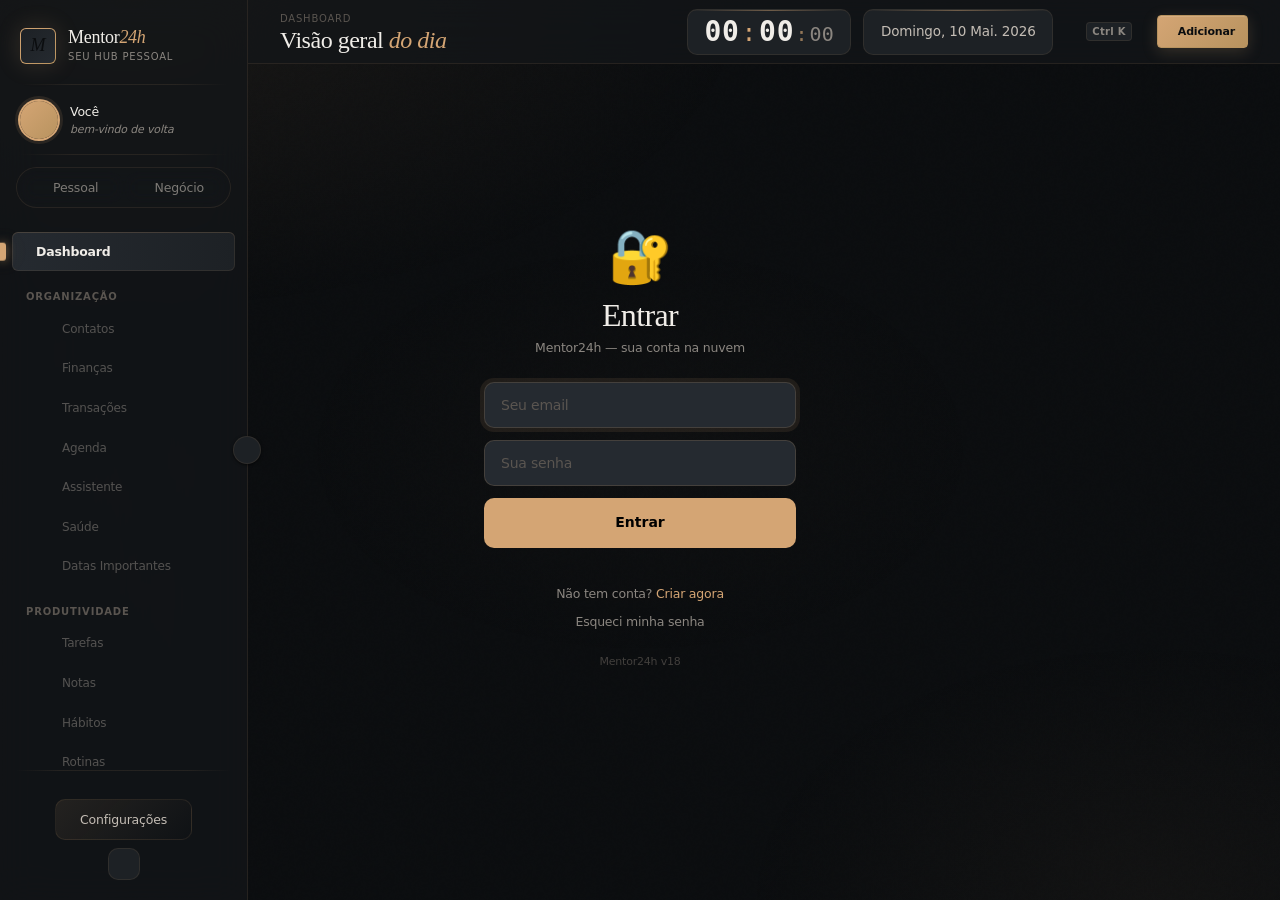
<file: index.html>
<!DOCTYPE html>
<html lang="pt-BR" data-theme="dark" data-mode="pessoal">
<head>
  <meta charset="UTF-8">
  <meta name="viewport" content="width=device-width, initial-scale=1.0, viewport-fit=cover">
  <meta name="theme-color" content="#08080F">
  <title>Mentor24h — Seu Hub Pessoal</title>
  <meta name="description" content="Organize sua vida pessoal e seu negócio num só lugar.">
  <!-- SEC-01: Content Security Policy — bloqueia exfiltração de localStorage por XSS -->
  <meta http-equiv="Content-Security-Policy" content="default-src 'self'; script-src 'self' 'unsafe-inline'; style-src 'self' 'unsafe-inline' https://fonts.googleapis.com; font-src 'self' https://fonts.gstatic.com; connect-src https://openrouter.ai https://api.openai.com https://generativelanguage.googleapis.com https://api.anthropic.com https://api.groq.com https://qrnvykzozbnqmvicscbr.supabase.co; img-src 'self' data: blob:; object-src 'none';">

  <!-- Fontes: preconnect elimina latência DNS/TLS; link paralelo ao invés de @import sequencial -->
  <link rel="preconnect" href="https://fonts.googleapis.com">
  <link rel="preconnect" href="https://fonts.gstatic.com" crossorigin>
  <link rel="stylesheet" href="https://fonts.googleapis.com/css2?family=Fraunces:ital,opsz,wght@0,9..144,300;0,9..144,400;0,9..144,500;1,9..144,300;1,9..144,400&family=Switzer:wght@300;400;500;600;700&family=JetBrains+Mono:wght@400;500;600&display=swap">
  <link rel="stylesheet" href="css/tokens.css">
  <link rel="stylesheet" href="css/base.css">
  <link rel="stylesheet" href="css/layout.css?v=10">
  <link rel="stylesheet" href="css/bento.css?v=8">
  <link rel="stylesheet" href="css/components.css?v=8">
  <link rel="stylesheet" href="css/pages.css?v=10">
  <link rel="stylesheet" href="css/motion.css?v=8">
  <link rel="stylesheet" href="css/negocio.css?v=2">
  <link rel="stylesheet" href="css/themes.css">
  <link rel="stylesheet" href="css/sidebar.css?v=4">
  <link rel="stylesheet" href="css/dashboard-pessoal.css?v=1">
  <link rel="stylesheet" href="css/painel-negocio.css?v=2">
  <link rel="stylesheet" href="css/medicamentos.css?v=2">
  <link rel="stylesheet" href="css/print.css">
  <link rel="manifest" href="manifest.json">
  <link rel="apple-touch-icon" href="data:image/svg+xml,%3Csvg xmlns='http://www.w3.org/2000/svg' viewBox='0 0 192 192'%3E%3Crect width='192' height='192' rx='32' fill='%230B0D0F'/%3E%3Ctext x='50%25' y='56%25' dominant-baseline='middle' text-anchor='middle' font-family='serif' font-size='120' font-weight='bold' fill='%23D4A574'%3EM%3C/text%3E%3C/svg%3E">
</head>
<body>

<div id="app">

  <!-- ═══ SIDEBAR ═══ -->
  <aside id="sidebar">
    <div class="sidebar-inner">
    <!-- ZONA 1: Logo & Branding -->
    <div class="sidebar-zona-logo" data-zona="1">
      <div class="brand-logo"><span>M</span></div>
      <div class="brand-text">
        <span class="name">Mentor<em>24h</em></span>
        <span class="tag">Seu Hub Pessoal</span>
      </div>
    </div>

    <!-- ZONA 2: Avatar & Saudação Dinâmica -->
    <div class="sidebar-zona-avatar" data-zona="2">
      <div class="avatar" id="side-avatar"></div>
      <div class="user-info">
        <span class="name" id="side-nome">Você</span>
        <span class="sidebar-saudacao" id="sidebar-saudacao">bem-vindo de volta</span>
      </div>
    </div>

    <!-- ZONA 3: Modo Switcher -->
    <div class="sidebar-zona-switcher" data-zona="3">
      <div class="modo-switcher">
        <button class="modo-btn modo-pessoal-btn" data-modo="pessoal" title="Modo Pessoal">
          <span data-icon="user-circle" data-size="14"></span>
          <span class="modo-label">Pessoal</span>
        </button>
        <button class="modo-btn modo-negocio-btn" data-modo="negocio" title="Modo Negócio">
          <span data-icon="briefcase" data-size="14"></span>
          <span class="modo-label">Negócio</span>
        </button>
      </div>
    </div>

    <!-- ZONA 4: Navegação -->
    <div class="sidebar-zona-nav" data-zona="4">
    <!-- Dot indicator deslizante — posicionado por js/sidebar-dot.js -->
    <div id="sidebar-dot" class="sidebar-dot-indicator" aria-hidden="true"></div>
    <nav class="sidebar-nav">

      <!-- Dashboard -->
      <div class="nav-item active" data-nav="dashboard" data-tooltip="Dashboard">
        <span data-icon="layout-dashboard"></span>
        <span class="nav-label">Dashboard</span>
      </div>

      <!-- Seção: Organização (sempre aberta) -->
      <div class="nav-section-block" id="group-organizacao" data-context="pessoal">
        <p class="nav-section-label">Organização</p>
        <div class="nav-item nav-sub" data-nav="contatos" data-tooltip="Contatos">
          <span data-icon="address-book" data-size="14"></span>
          <span class="nav-label">Contatos</span>
        </div>
        <div class="nav-item nav-sub" data-nav="contas" data-tooltip="Finanças">
          <span data-icon="wallet" data-size="14"></span>
          <span class="nav-label">Finanças</span>
          <span class="nav-badge" id="nav-badge-contas"></span>
        </div>
        <div class="nav-item nav-sub" data-nav="transacoes" data-tooltip="Transações">
          <span data-icon="arrow-left-right" data-size="14"></span>
          <span class="nav-label">Transações</span>
        </div>
        <div class="nav-item nav-sub" data-nav="agenda-hibrida" data-tooltip="Agenda">
          <span data-icon="calendar" data-size="14"></span>
          <span class="nav-label">Agenda</span>
        </div>
        <div class="nav-item nav-sub" data-nav="chat-ai" data-tooltip="Assistente">
          <span data-icon="message-circle" data-size="14"></span>
          <span class="nav-label">Assistente</span>
        </div>
        <div class="nav-item nav-sub" data-nav="medicamentos" data-tooltip="Saúde">
          <span data-icon="heart-pulse" data-size="14"></span>
          <span class="nav-label">Saúde</span>
        </div>
        <div class="nav-item nav-sub" data-nav="datas-importantes" data-tooltip="Datas Importantes">
          <span data-icon="cake" data-size="14"></span>
          <span class="nav-label">Datas Importantes</span>
        </div>
      </div>

      <!-- Seção: Produtividade (sempre aberta) -->
      <div class="nav-section-block" id="group-produtividade" data-context="pessoal">
        <p class="nav-section-label">Produtividade</p>
        <div class="nav-item nav-sub" data-nav="tarefas" data-tooltip="Tarefas">
          <span data-icon="check-square" data-size="14"></span>
          <span class="nav-label">Tarefas</span>
        </div>
        <div class="nav-item nav-sub" data-nav="notas" data-tooltip="Notas">
          <span data-icon="file-text" data-size="14"></span>
          <span class="nav-label">Notas</span>
        </div>
        <div class="nav-item nav-sub" data-nav="habitos" data-tooltip="Hábitos">
          <span data-icon="flame" data-size="14"></span>
          <span class="nav-label">Hábitos</span>
        </div>
        <div class="nav-item nav-sub" data-nav="rotinas" data-tooltip="Rotinas">
          <span data-icon="sunrise" data-size="14"></span>
          <span class="nav-label">Rotinas</span>
        </div>
        <div class="nav-item nav-sub" data-nav="estudos" data-tooltip="Estudos">
          <span data-icon="graduation-cap" data-size="14"></span>
          <span class="nav-label">Estudos</span>
        </div>
        <div class="nav-item nav-sub" data-nav="metas" data-tooltip="Metas">
          <span data-icon="target" data-size="14"></span>
          <span class="nav-label">Metas</span>
        </div>
      </div>

      <!-- Grupo: Negócio (Clientes, Produtos, Vendas, Estoque) -->
      <div class="nav-group" id="group-negocio" data-context="negocio">
        <div class="nav-group-header" data-group="negocio" data-tooltip="Meu Negócio">
          <span data-icon="briefcase"></span>
          <span class="nav-label">Meu Negócio</span>
          <span class="nav-group-arrow" data-icon="chevron-right" data-size="14"></span>
        </div>
        <div class="nav-group-items">
          <div class="nav-item nav-sub" data-nav="clientes" data-tooltip="Clientes">
            <span data-icon="users" data-size="14"></span>
            <span class="nav-label">Clientes</span>
          </div>
          <div class="nav-item nav-sub" data-nav="produtos" data-tooltip="Produtos">
            <span data-icon="package" data-size="14"></span>
            <span class="nav-label">Produtos</span>
          </div>
          <div class="nav-item nav-sub" data-nav="vendas" data-tooltip="Vendas">
            <span data-icon="shopping-cart" data-size="14"></span>
            <span class="nav-label">Vendas</span>
          </div>
          <div class="nav-item nav-sub" data-nav="estoque" data-tooltip="Estoque">
            <span data-icon="archive" data-size="14"></span>
            <span class="nav-label">Estoque</span>
          </div>
          <div class="nav-item nav-sub" data-nav="relatorios" data-tooltip="Relatórios">
            <span data-icon="bar-chart-2" data-size="14"></span>
            <span class="nav-label">Relatórios</span>
          </div>

          <!-- Timer Rápido -->
          <div class="alarm-nav-item" id="alarm-widget">
            <button class="alarm-nav-btn" id="alarm-toggle" title="Timer Rápido">
              <svg viewBox="0 0 24 24" fill="none" stroke="currentColor" stroke-width="1.75" stroke-linecap="round" stroke-linejoin="round" style="width:14px;height:14px;flex-shrink:0">
                <circle cx="12" cy="13" r="8"/><path d="M12 9v4l2 2"/><path d="M5 3 2 6m20 0-3-3"/><path d="M6.38 18.7 4 21m16-2.3L17.64 21"/>
              </svg>
              <span class="nav-label">Timer Rápido</span>
              <span class="alarm-countdown" id="alarm-countdown"></span>
            </button>
            <div class="alarm-panel" id="alarm-panel">
              <div class="alarm-panel-title">Timer rápido</div>
              <div class="alarm-presets">
                <button class="alarm-preset" data-min="1">1m</button>
                <button class="alarm-preset" data-min="2">2m</button>
                <button class="alarm-preset" data-min="3">3m</button>
                <button class="alarm-preset" data-min="5">5m</button>
                <button class="alarm-preset" data-min="10">10m</button>
                <button class="alarm-preset" data-min="15">15m</button>
                <button class="alarm-preset" data-min="30">30m</button>
              </div>
              <div class="alarm-custom-row">
                <input type="number" class="alarm-custom-input" id="alarm-custom-min" min="1" max="999" placeholder="min" value="">
                <button class="alarm-custom-go" id="alarm-custom-go">Iniciar</button>
              </div>
              <div class="alarm-running" id="alarm-running" style="display:none">
                <div class="alarm-running-bar"><div class="alarm-running-fill" id="alarm-fill"></div></div>
                <div class="alarm-running-info">
                  <span class="alarm-running-label">Restam</span>
                  <span class="alarm-running-time" id="alarm-remain">—</span>
                </div>
                <button class="alarm-cancel-btn" id="alarm-cancel">Cancelar</button>
              </div>
            </div>
          </div>

        </div>
      </div>

    </nav>
    </div>

    <!-- ZONA 5: Footer fixo — Separador + Configurações + Collapse -->
    <div class="sidebar-zona-footer" data-zona="5">
    <div class="sidebar-foot">
      <div class="sidebar-foot-separator"></div>
      <div class="nav-item sidebar-config-btn" data-nav="config" data-tooltip="Configurações">
        <span data-icon="settings-2"></span>
        <span class="nav-label">Configurações</span>
        <span class="config-btn-arrow" data-icon="chevron-right" data-size="12"></span>
      </div>
      <button class="collapse-btn" id="btn-collapse" title="Recolher menu">
        <span data-icon="panel-left-close"></span>
      </button>
    </div>
    </div>
    </div><!-- /.sidebar-inner -->

    <!-- Toggle desktop — fora do inner, nunca clipado pelo overflow -->
    <button class="sidebar-toggle" id="sidebar-toggle" aria-label="Alternar menu lateral" aria-expanded="true">
      <span class="sidebar-toggle-icon" data-icon="chevron-left" data-size="16"></span>
    </button>
  </aside>


  <!-- ═══ MAIN ═══ -->
  <main id="main">

    <header id="topbar">
      <button class="mobile-menu-btn sidebar-hamburger" id="btn-mobile-menu" aria-label="Abrir menu" title="Menu">
        <span data-icon="menu" data-size="20"></span>
      </button>

      <div class="topbar-title">
        <span class="crumb" id="topbar-crumb">dashboard</span>
        <h1 class="title">
          <span id="topbar-title-text">Visão geral </span>
          <em class="display-italic" id="topbar-title-em">do dia</em>
        </h1>
        <span class="modo-label-header" id="modo-label-header" style="display:none; font-size:var(--type-xs); color:var(--text-quiet); margin-top:var(--s-1)">— Modo Pessoal</span>
      </div>
      <div class="topbar-actions">

        <!-- Relógio -->
        <div class="tb-widget tb-clock-widget">
          <div class="tb-clock" id="topbar-clock">
            <span class="tc-h">00</span><span class="tc-sep">:</span><span class="tc-m">00</span><span class="tc-sep tc-sep-s">:</span><span class="tc-s">00</span>
          </div>
        </div>

        <!-- Data -->
        <div class="tb-widget tb-date-widget">
          <div class="tb-date" id="topbar-date">domingo, 10 mai. 2026</div>
        </div>

        <!-- Ctrl+K hint -->
        <button class="btn btn-ghost btn-sm cmd-trigger-btn" id="cmd-trigger" title="Busca rápida (Ctrl+K)">
          <span data-icon="search" data-size="14"></span>
          <kbd class="cmd-hint">Ctrl K</kbd>
        </button>

        <button class="btn btn-primary btn-sm" onclick="handleGlobalAdd()">
          <span data-icon="plus" data-size="14"></span>
          <span>Adicionar</span>
        </button>
      </div>
    </header>

    <!-- ─── DASHBOARD ─── -->
    <section class="page active" data-page="dashboard">
      <div id="dashboard-content"></div>
    </section>

    <!-- ─── PAINEL NEGÓCIO ─── -->
    <section class="page" data-page="painel">
      <div id="painel-negocio-content"></div>
    </section>

    <!-- ─── RELATÓRIOS ─── -->
    <section class="page" data-page="relatorios">
      <div id="relatorios-content"></div>
    </section>

    <!-- ─── CHAT AI ─── -->
    <section class="page" data-page="chat-ai">
      <div id="chat-ai-content"></div>
    </section>

    <!-- ─── CHAT WHATSAPP ─── -->
    <section class="page" data-page="chat-wa">
      <div id="chat-wa-content"></div>
    </section>

    <!-- ─── PRODUTOS ─── -->
    <section class="page" data-page="produtos">
      <div class="page-head">
        <div>
          <h2 class="page-title">Meus <em>produtos</em></h2>
          <div class="page-sub">Gerencie seu cardápio e catálogo</div>
        </div>
        <button class="btn btn-primary" onclick="Produtos && Produtos.novo && Produtos.novo()">
          <span data-icon="plus" data-size="14"></span>
          Novo produto
        </button>
      </div>
      <div id="produtos-content"><div class="empty-state"><span data-icon="package" data-size="32"></span><p>Módulo em breve</p></div></div>
    </section>

    <!-- ─── VENDAS ─── -->
    <section class="page" data-page="vendas">
      <div class="page-head">
        <div>
          <h2 class="page-title">Minhas <em>vendas</em></h2>
          <div class="page-sub">Registre e acompanhe suas vendas</div>
        </div>
        <button class="btn btn-primary" onclick="Vendas && Vendas.nova && Vendas.nova()">
          <span data-icon="plus" data-size="14"></span>
          Nova venda
        </button>
      </div>
      <div id="vendas-content"><div class="empty-state"><span data-icon="shopping-cart" data-size="32"></span><p>Módulo em breve</p></div></div>
    </section>

    <!-- ─── ESTOQUE ─── -->
    <section class="page" data-page="estoque">
      <div class="page-head">
        <div>
          <h2 class="page-title">Controle de <em>estoque</em></h2>
          <div class="page-sub">Entradas, saídas e alertas</div>
        </div>
      </div>
      <div id="estoque-content"><div class="empty-state"><span data-icon="archive" data-size="32"></span><p>Módulo em breve</p></div></div>
    </section>

    <!-- ─── CLIENTES ─── -->
    <section class="page" data-page="clientes">
      <div class="page-head">
        <div>
          <h2 class="page-title">Meus <em>clientes</em></h2>
          <div class="page-sub">CRM simples para seu negócio</div>
        </div>
        <button class="btn btn-primary" onclick="Clientes && Clientes.novo && Clientes.novo()">
          <span data-icon="plus" data-size="14"></span>
          Novo cliente
        </button>
      </div>
      <div id="clientes-content"><div class="empty-state"><span data-icon="users" data-size="32"></span><p>Módulo em breve</p></div></div>
    </section>

    <!-- ─── CONTAS ─── -->
    <section class="page" data-page="contas">
      <div class="bento stagger" id="contas-kpis" style="margin-bottom:var(--s-5);grid-template-columns:repeat(4,1fr);gap:var(--s-4)"></div>
      <div id="contas-filtros"></div>
      <div id="contas-lista"></div>
      <button class="fab" onclick="Modal.novaConta()" title="Nova conta">
        <span data-icon="plus"></span>
      </button>
    </section>

    <!-- ─── TRANSAÇÕES ─── -->
    <section class="page" data-page="transacoes">
      <div class="bento stagger" id="tx-kpis" style="margin-bottom:var(--s-5);grid-template-columns:repeat(3,1fr);gap:var(--s-4)"></div>
      <div class="filter-bar" id="tx-filtros"></div>
      <div class="bento-card" style="padding:var(--s-3)">
        <div id="tx-lista"></div>
      </div>
      <button class="fab" onclick="Modal.novaTransacao()" title="Nova transação">
        <span data-icon="plus"></span>
      </button>
    </section>

    <!-- ─── METAS ─── -->
    <section class="page" data-page="metas">
      <div class="page-head">
        <div>
          <h2 class="page-title">Caixinhas <em>de poupança</em></h2>
          <div class="page-sub">Guarde dinheiro para seus objetivos</div>
        </div>
        <button class="btn btn-primary" onclick="Modal.novaMeta()">
          <span data-icon="plus" data-size="14"></span>
          Nova caixinha
        </button>
      </div>
      <div class="metas-grid" id="metas-grid"></div>
    </section>

    <!-- ─── AGENDA ─── -->
    <section class="page" data-page="agenda">
      <div id="agenda-content"></div>
    </section>

    <!-- ─── MEDICAMENTOS ─── -->
    <section class="page" data-page="medicamentos">
      <div id="medicamentos-content"></div>
    </section>

    <!-- ─── TAREFAS ─── -->
    <section class="page" data-page="tarefas">
      <div id="tarefas-content"></div>
    </section>

    <!-- ─── CONTATOS ─── -->
    <section class="page" data-page="contatos">
      <div id="contatos-content"></div>
    </section>

    <!-- ─── AGENDA HÍBRIDA ─── -->
    <section class="page" data-page="agenda-hibrida">
      <div id="agenda-hibrida-content"></div>
    </section>

    <!-- ─── HÁBITOS ─── -->
    <section class="page" data-page="habitos">
      <div id="habitos-content"></div>
    </section>

    <!-- ─── NOTAS ─── -->
    <section class="page" data-page="notas">
      <div id="notas-content"></div>
    </section>

    <!-- ─── DATAS IMPORTANTES ─── -->
    <section class="page" data-page="datas-importantes">
      <div id="datas-importantes-content"></div>
    </section>

    <!-- ─── ROTINAS ─── -->
    <section class="page" data-page="rotinas">
      <div id="rotinas-content"></div>
    </section>

    <!-- ─── ESTUDOS ─── -->
    <section class="page" data-page="estudos">
      <div id="estudos-content"></div>
    </section>

    <!-- ─── KANBAN ─── -->
    <section class="page" data-page="kanban">
      <div class="page-head">
        <div>
          <h2 class="page-title">Quadro <em>kanban</em></h2>
          <div class="page-sub">Organize suas tarefas e anotações</div>
        </div>
        <button class="btn btn-primary" onclick="Modal.novoKanban()">
          <span data-icon="plus" data-size="14"></span>
          Novo card
        </button>
      </div>
      <div class="kanban-board">
        <div class="kanban-col col-todo" data-col="todo">
          <div class="kanban-col-head">
            <div class="dot"></div>
            <div class="title">A Fazer</div>
            <span class="count" id="kb-count-todo">0</span>
            <button class="add" onclick="Modal.novoKanban('todo')"><span data-icon="plus"></span></button>
          </div>
          <div class="kanban-cards" id="kb-todo"></div>
        </div>
        <div class="kanban-col col-doing" data-col="doing">
          <div class="kanban-col-head">
            <div class="dot"></div>
            <div class="title">Em Andamento</div>
            <span class="count" id="kb-count-doing">0</span>
            <button class="add" onclick="Modal.novoKanban('doing')"><span data-icon="plus"></span></button>
          </div>
          <div class="kanban-cards" id="kb-doing"></div>
        </div>
        <div class="kanban-col col-done" data-col="done">
          <div class="kanban-col-head">
            <div class="dot"></div>
            <div class="title">Concluído</div>
            <span class="count" id="kb-count-done">0</span>
            <button class="add" onclick="Modal.novoKanban('done')"><span data-icon="plus"></span></button>
          </div>
          <div class="kanban-cards" id="kb-done"></div>
        </div>
      </div>
    </section>

    <!-- ─── CATEGORIAS ─── -->
    <section class="page" data-page="categorias">
      <div class="page-head">
        <div>
          <h2 class="page-title">Suas <em>categorias</em></h2>
          <div class="page-sub">Organize seus gastos por tipo</div>
        </div>
        <button class="btn btn-primary" onclick="Modal.novaCategoria()">
          <span data-icon="plus" data-size="14"></span>
          Nova categoria
        </button>
      </div>
      <div class="cat-grid" id="cats-grid"></div>
    </section>

    <!-- ─── CONFIG ─── -->
    <section class="page" data-page="config">

      <!-- HERO: Avatar + Nome + Plano -->
      <div class="cfg-hero">
        <div class="cfg-hero-bg"></div>
        <div class="cfg-hero-content">
          <div class="cfg-avatar-wrap">
            <div class="cfg-avatar-ring">
              <div class="cfg-avatar-display" id="cfg-avatar-display">
                <!-- SVG do avatar selecionado renderizado aqui via JS -->
              </div>
            </div>
            <button class="cfg-avatar-edit-btn" id="cfg-avatar-edit-btn" title="Mudar avatar" aria-label="Mudar avatar">
              <span data-icon="pencil" data-size="12"></span>
            </button>
          </div>
          <div class="cfg-hero-info">
            <h2 class="cfg-hero-name" id="cfg-hero-name">Você</h2>
            <span class="cfg-hero-badge">Hub Pessoal · Premium</span>
          </div>
        </div>
      </div>

      <!-- AVATAR SELECTOR (oculto por padrão, abre ao clicar editar) -->
      <div class="cfg-avatar-picker" id="cfg-avatar-picker" style="display:none">
        <div class="cfg-picker-label">Escolha seu avatar</div>
        <div class="cfg-picker-section-label">Feminino</div>
        <div class="cfg-avatar-grid" id="cfg-avatar-grid-fem">
          <!-- 6 SVGs femininos — renderizados pelo JS -->
        </div>
        <div class="cfg-picker-section-label" style="margin-top:var(--s-4)">Masculino</div>
        <div class="cfg-avatar-grid" id="cfg-avatar-grid-masc">
          <!-- 6 SVGs masculinos — renderizados pelo JS -->
        </div>
        <button class="btn btn-secondary cfg-picker-close" id="cfg-picker-close">Fechar</button>
      </div>

      <div class="cfg-stack">

        <!-- SEÇÃO: Perfil -->
        <div class="cfg-card">
          <div class="cfg-card-head">
            <span class="cfg-card-icon cfg-icon-violet" data-icon="user" data-size="16"></span>
            <h3 class="cfg-card-title">Perfil</h3>
          </div>
          <div class="cfg-card-body">
            <div class="cfg-field">
              <label class="cfg-field-label">Seu nome</label>
              <input type="text" id="cfg-nome" class="cfg-input"
                placeholder="Como quer ser chamado?"
                oninput="Config.updatePreview()">
            </div>
            <button class="btn btn-primary cfg-save-btn" onclick="Config.salvar()">
              <span data-icon="check" data-size="14"></span>
              Salvar perfil
            </button>
          </div>
        </div>

        <!-- SEÇÃO: Aparência (theme toggle AQUI) -->
        <div class="cfg-card">
          <div class="cfg-card-head">
            <span class="cfg-card-icon cfg-icon-amber" data-icon="sun" data-size="16"></span>
            <h3 class="cfg-card-title">Aparência</h3>
          </div>
          <div class="cfg-card-body">
            <div class="cfg-row">
              <div class="cfg-row-info">
                <span class="cfg-row-label">Tema</span>
                <span class="cfg-row-sub">Claro ou escuro</span>
              </div>
              <div class="cfg-theme-control">
                <span class="cfg-theme-icon" aria-hidden="true">☀️</span>
                <label class="theme-switch">
                  <input type="checkbox" id="theme-input" aria-label="Alternar tema">
                  <span class="theme-track"></span>
                </label>
                <span class="cfg-theme-icon" aria-hidden="true">🌙</span>
              </div>
            </div>
          </div>
        </div>

        <!-- SEÇÃO: Moeda & Finanças -->
        <div class="cfg-card">
          <div class="cfg-card-head">
            <span class="cfg-card-icon cfg-icon-green" data-icon="wallet" data-size="16"></span>
            <h3 class="cfg-card-title">Moeda & Finanças</h3>
          </div>
          <div class="cfg-card-body">
            <div class="cfg-field-row">
              <div class="cfg-field">
                <label class="cfg-field-label">Moeda</label>
                <select id="cfg-moeda" class="cfg-select">
                  <option value="BRL">R$ — Real Brasileiro</option>
                  <option value="USD">$ — Dólar Americano</option>
                  <option value="EUR">€ — Euro</option>
                </select>
              </div>
              <div class="cfg-field">
                <label class="cfg-field-label">Saldo Inicial (R$)</label>
                <input type="number" id="cfg-saldo" class="cfg-input"
                  min="0" step="0.01" placeholder="0,00">
                <div class="cfg-field-hint">Base para calcular saldo disponível</div>
              </div>
            </div>
            <button class="btn btn-primary cfg-save-btn" onclick="Config.salvar()">
              <span data-icon="save" data-size="14"></span>
              Salvar preferências
            </button>
          </div>
        </div>

        <!-- SEÇÃO: Inteligência Artificial (renderizada por LLM.renderConfig) -->
        <div id="config-llm-section"></div>

        <!-- SEÇÃO: Lembretes & Notificações -->
        <div class="cfg-card">
          <div class="cfg-card-head">
            <span class="cfg-card-icon cfg-icon-amber" data-icon="bell" data-size="16"></span>
            <h3 class="cfg-card-title">Lembretes & Notificações</h3>
          </div>
          <div class="cfg-card-body">
            <div id="notif-btn-area"></div>
          </div>
        </div>

        <!-- SEÇÃO: Dados & Privacidade -->
        <div class="cfg-card">
          <div class="cfg-card-head">
            <span class="cfg-card-icon cfg-icon-blue" data-icon="database" data-size="16"></span>
            <h3 class="cfg-card-title">Dados & Privacidade</h3>
          </div>
          <div class="cfg-card-body cfg-data-actions">
            <button class="cfg-action-row" onclick="Config.exportar()">
              <span class="cfg-action-icon cfg-icon-green" data-icon="download" data-size="16"></span>
              <div class="cfg-action-info">
                <span class="cfg-action-label">Exportar backup</span>
                <span class="cfg-action-sub">Baixar arquivo JSON com seus dados</span>
              </div>
              <span data-icon="chevron-right" data-size="14" class="cfg-action-arrow"></span>
            </button>
            <label class="cfg-action-row" style="cursor:pointer">
              <span class="cfg-action-icon cfg-icon-amber" data-icon="upload" data-size="16"></span>
              <div class="cfg-action-info">
                <span class="cfg-action-label">Importar backup</span>
                <span class="cfg-action-sub">Restaurar dados de um arquivo JSON</span>
              </div>
              <span data-icon="chevron-right" data-size="14" class="cfg-action-arrow"></span>
              <input type="file" accept=".json" style="display:none"
                onchange="Config.importar(this.files[0])">
            </label>
            <button class="cfg-action-row cfg-action-danger" onclick="Config.limparTudo()">
              <span class="cfg-action-icon cfg-icon-red" data-icon="trash-2" data-size="16"></span>
              <div class="cfg-action-info">
                <span class="cfg-action-label">Apagar todos os dados</span>
                <span class="cfg-action-sub">Ação irreversível — reinicia o app</span>
              </div>
              <span data-icon="chevron-right" data-size="14" class="cfg-action-arrow"></span>
            </button>
          </div>
        </div>

        <!-- SEÇÃO: Conta -->
        <div class="cfg-card">
          <div class="cfg-card-head">
            <span class="cfg-card-icon cfg-icon-blue" data-icon="user" data-size="16"></span>
            <h3 class="cfg-card-title">Conta</h3>
          </div>
          <div class="cfg-card-body">
            <button class="cfg-action-row" onclick="Auth.logout()">
              <span class="cfg-action-icon cfg-icon-amber" data-icon="log-out" data-size="16"></span>
              <div class="cfg-action-info">
                <span class="cfg-action-label">Sair da conta</span>
                <span class="cfg-action-sub">Encerrar sessão neste dispositivo</span>
              </div>
              <span data-icon="chevron-right" data-size="14" class="cfg-action-arrow"></span>
            </button>
          </div>
        </div>

      </div><!-- /.cfg-stack -->
    </section>

  </main>
</div>

<!-- ═══ SIDEBAR OVERLAY (mobile) ═══ -->
<div id="sidebar-overlay" class="sidebar-overlay"></div>

<!-- ═══ BOTTOM NAV (mobile) ═══ -->
<nav id="bottom-nav" class="bottom-nav">
  <button class="bnav-item active" data-nav="dashboard">
    <span data-icon="layout-dashboard" data-size="20"></span>
    <span class="bnav-label">Início</span>
  </button>
  <button class="bnav-item" data-nav="chat-ai">
    <span data-icon="message-square" data-size="20"></span>
    <span class="bnav-label">Chat</span>
  </button>
  <button class="bnav-item" data-nav="vendas">
    <span data-icon="briefcase" data-size="20"></span>
    <span class="bnav-label">Negócio</span>
  </button>
  <button class="bnav-item" data-nav="contas">
    <span data-icon="wallet" data-size="20"></span>
    <span class="bnav-label">Finanças</span>
  </button>
  <button class="bnav-item" data-nav="tarefas">
    <span data-icon="user-circle" data-size="20"></span>
    <span class="bnav-label">Pessoal</span>
  </button>
</nav>

<!-- ═══ COMMAND PALETTE ═══ -->
<div id="cmd-palette" class="cmd-palette">
  <div class="cmd-backdrop"></div>
  <div class="cmd-panel">
    <div class="cmd-input-row">
      <span data-icon="search" data-size="16" class="cmd-search-icon"></span>
      <input id="cmd-input" type="text" placeholder="O que você quer fazer?" autocomplete="off" spellcheck="false">
      <kbd class="cmd-esc-key">ESC</kbd>
    </div>
    <div id="cmd-results" class="cmd-results"></div>
    <div class="cmd-footer">
      <span>↑↓ navegar</span>
      <span>Enter confirmar</span>
      <span>ESC fechar</span>
    </div>
  </div>
</div>

<!-- ═══ AUTH — Tela de login / cadastro ═══ -->
<div id="auth-overlay" style="display:none; position:fixed; inset:0; background:var(--bg-base); z-index:9999; align-items:center; justify-content:center; flex-direction:column;">
  <div style="text-align:center; max-width:360px; width:100%; padding:0 24px; box-sizing:border-box;">
    <div style="font-size:52px; margin-bottom:16px; line-height:1;">🔐</div>
    <h2 id="auth-title" style="font-family:var(--font-display); font-size:var(--t-2xl); color:var(--text-1); margin:0 0 6px; font-weight:500;">Entrar</h2>
    <p style="color:var(--text-3); font-size:var(--t-sm); margin:0 0 24px; line-height:1.5;">Mentor24h — sua conta na nuvem</p>

    <div id="auth-nome-wrap" style="display:none;">
      <input id="auth-nome" type="text" placeholder="Seu nome" autocomplete="name"
        style="width:100%; box-sizing:border-box; padding:14px 16px; background:var(--surface-3); border:1px solid var(--line-3); border-radius:var(--r-md); color:var(--text-1); font-family:var(--font-body); font-size:var(--t-base); outline:none; margin-bottom:12px;">
    </div>

    <div id="auth-email-wrap">
      <input id="auth-email" type="email" placeholder="Seu email" autocomplete="email" inputmode="email"
        style="width:100%; box-sizing:border-box; padding:14px 16px; background:var(--surface-3); border:1px solid var(--line-3); border-radius:var(--r-md); color:var(--text-1); font-family:var(--font-body); font-size:var(--t-base); outline:none; margin-bottom:12px;">
    </div>

    <div id="auth-senha-wrap" style="position:relative; margin-bottom:12px;">
      <input id="auth-senha" type="password" placeholder="Sua senha" autocomplete="current-password"
        style="width:100%; box-sizing:border-box; padding:14px 46px 14px 16px; background:var(--surface-3); border:1px solid var(--line-3); border-radius:var(--r-md); color:var(--text-1); font-family:var(--font-body); font-size:var(--t-base); outline:none;">
      <button id="auth-eye-btn" type="button" aria-label="Mostrar senha"
        style="position:absolute; right:8px; top:50%; transform:translateY(-50%); background:none; border:none; padding:8px; cursor:pointer; color:var(--text-3); display:flex; align-items:center;">
        <span id="auth-eye" data-icon="eye" data-size="18"></span>
      </button>
    </div>

    <button id="auth-submit"
      style="width:100%; padding:14px; background:var(--color-gold); border:none; border-radius:var(--r-md); color:#000; font-family:var(--font-body); font-weight:700; font-size:var(--t-base); cursor:pointer; margin-bottom:10px;">
      Entrar
    </button>

    <p id="auth-msg" style="color:#ef4444; font-size:var(--t-xs); min-height:18px; margin:0 0 8px; line-height:1.4;"></p>
    <p id="auth-toggle-text" style="color:var(--text-3); font-size:var(--t-sm); margin:0;">Não tem conta? <a id="auth-toggle-link" href="#" style="color:var(--color-gold); text-decoration:none;">Criar agora</a></p>
    <p id="auth-forgot-wrap" style="margin:8px 0 0;"><a id="auth-forgot-link" href="#" style="color:var(--text-3); font-size:var(--t-sm); text-decoration:none;">Esqueci minha senha</a></p>
    <p style="color:var(--text-4); font-size:11px; margin:20px 0 0; opacity:.7;">Mentor24h v18</p>
  </div>
</div>

<!-- ═══ MODAL ═══ -->
<div id="modal-root">
  <div class="modal" id="modal-body-wrap"></div>
</div>

<!-- ═══ TOAST ═══ -->
<div id="toast-root"></div>

<!-- ═══ SCRIPTS (ordem importa) ═══ -->
<script defer src="js/supabase.min.js"></script>
<script defer src="js/cloud.js?v=26"></script>
<script defer src="js/auth.js?v=26"></script>
<script defer src="js/icons.js?v=15"></script>
<script defer src="js/utils.js"></script>
<script defer src="js/avatars.js"></script>
<script defer src="js/db.js?v=26"></script>
<script defer src="js/repository.js"></script>
<script defer src="js/toast.js"></script>
<script defer src="js/theme.js"></script>
<script defer src="js/router.js"></script>
<script defer src="js/charts.js?v=8"></script>
<script defer src="js/modal.js?v=8"></script>
<script defer src="js/modules/painel.js?v=13"></script>
<script defer src="js/modules/timeline.js?v=1"></script>
<script defer src="js/modules/agenda-hibrida.js?v=1"></script>
<script defer src="js/modules/habitos.js?v=1"></script>
<script defer src="js/modules/notas.js?v=1"></script>
<script defer src="js/modules/datas-importantes.js?v=1"></script>
<script defer src="js/modules/rotinas.js?v=1"></script>
<script defer src="js/modules/estudos.js?v=1"></script>
<script defer src="js/modules/dashboard-pessoal.js?v=18"></script>
<script defer src="js/modules/relatorios.js?v=1"></script>
<script defer src="js/modules/assistente.js?v=1"></script>
<script defer src="js/dashboard.js?v=8"></script>
<script defer src="js/contas.js?v=8"></script>
<script defer src="js/transacoes.js?v=8"></script>
<script defer src="js/metas.js?v=8"></script>
<script defer src="js/kanban.js?v=8"></script>
<script defer src="js/categorias.js?v=8"></script>
<script defer src="js/config.js?v=26"></script>
<script defer src="js/llm-tools.js?v=8"></script>
<script defer src="js/llm.js?v=8"></script>
<script defer src="js/chat-wa.js?v=26"></script>
<script defer src="js/agenda.js?v=8"></script>
<script defer src="js/medicamentos.js?v=9"></script>
<script defer src="js/tarefas.js?v=8"></script>
<script defer src="js/contatos.js?v=10"></script>
<script defer src="js/produtos.js?v=8"></script>
<script defer src="js/vendas.js?v=8"></script>
<script defer src="js/estoque.js?v=8"></script>
<script defer src="js/clientes.js?v=8"></script>
<script defer src="js/command-palette.js?v=8"></script>
<script defer src="js/notifications.js?v=15"></script>
<script defer src="js/app.js?v=18"></script>

<!-- Sidebar dot indicator — carrega após app.js ter definido o item ativo -->
<script defer src="js/sidebar-dot.js"></script>

<!-- Toast container — fora da sidebar e do #main, aria-live para acessibilidade -->
<div class="app-toast-container" aria-live="polite" aria-atomic="false"></div>

</body>
</html>
</file>
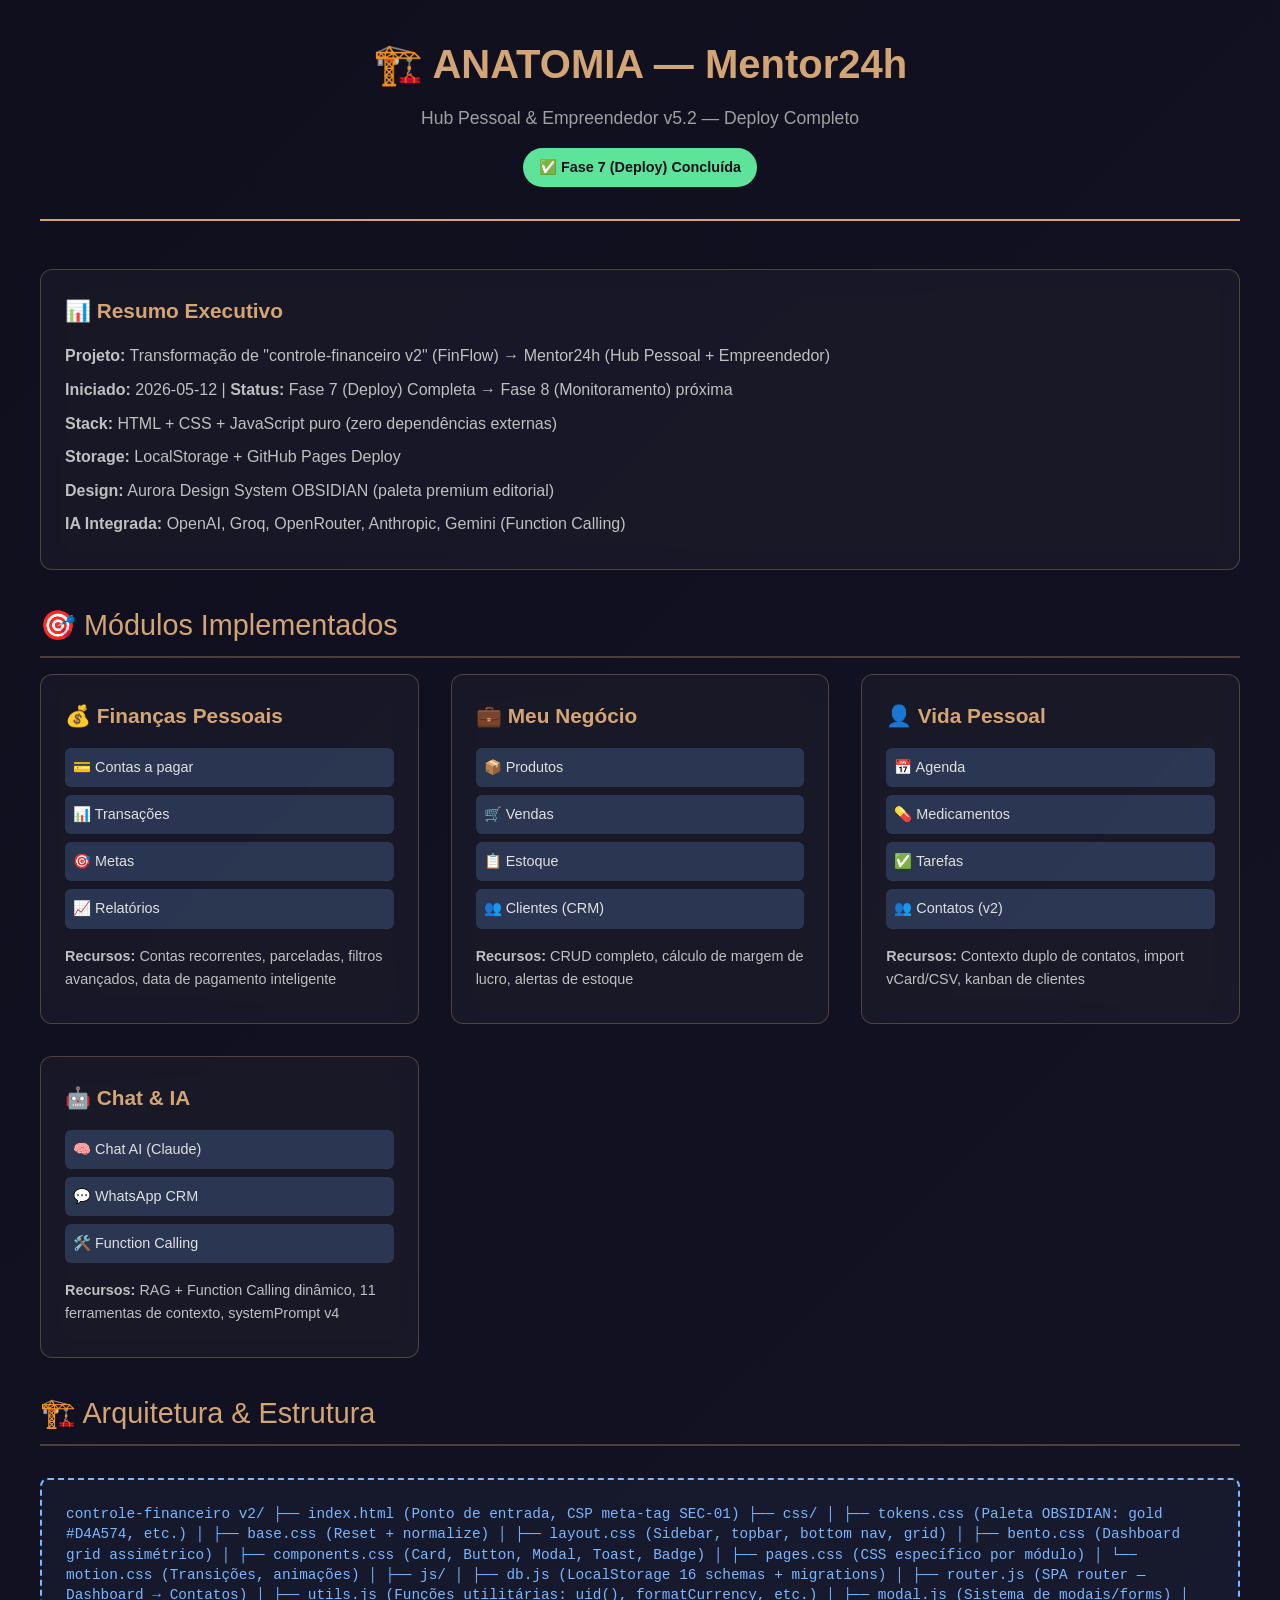
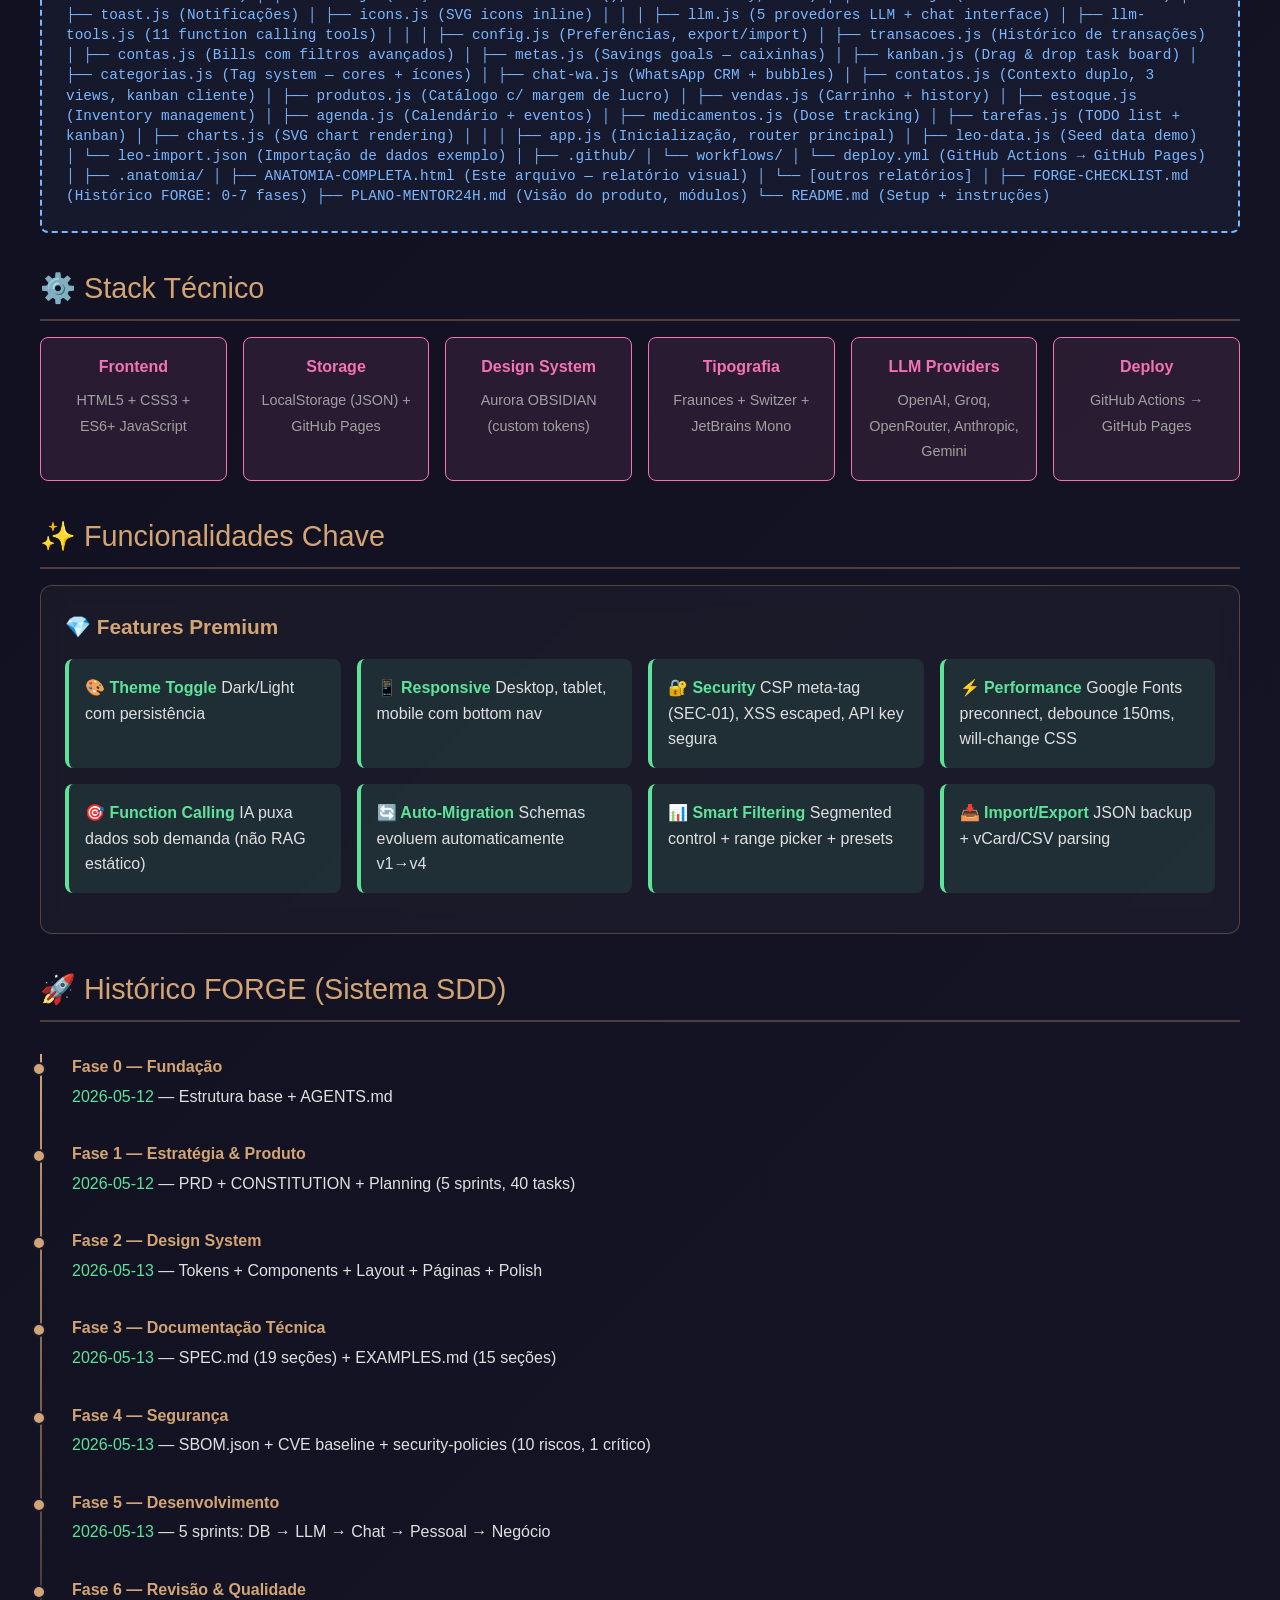
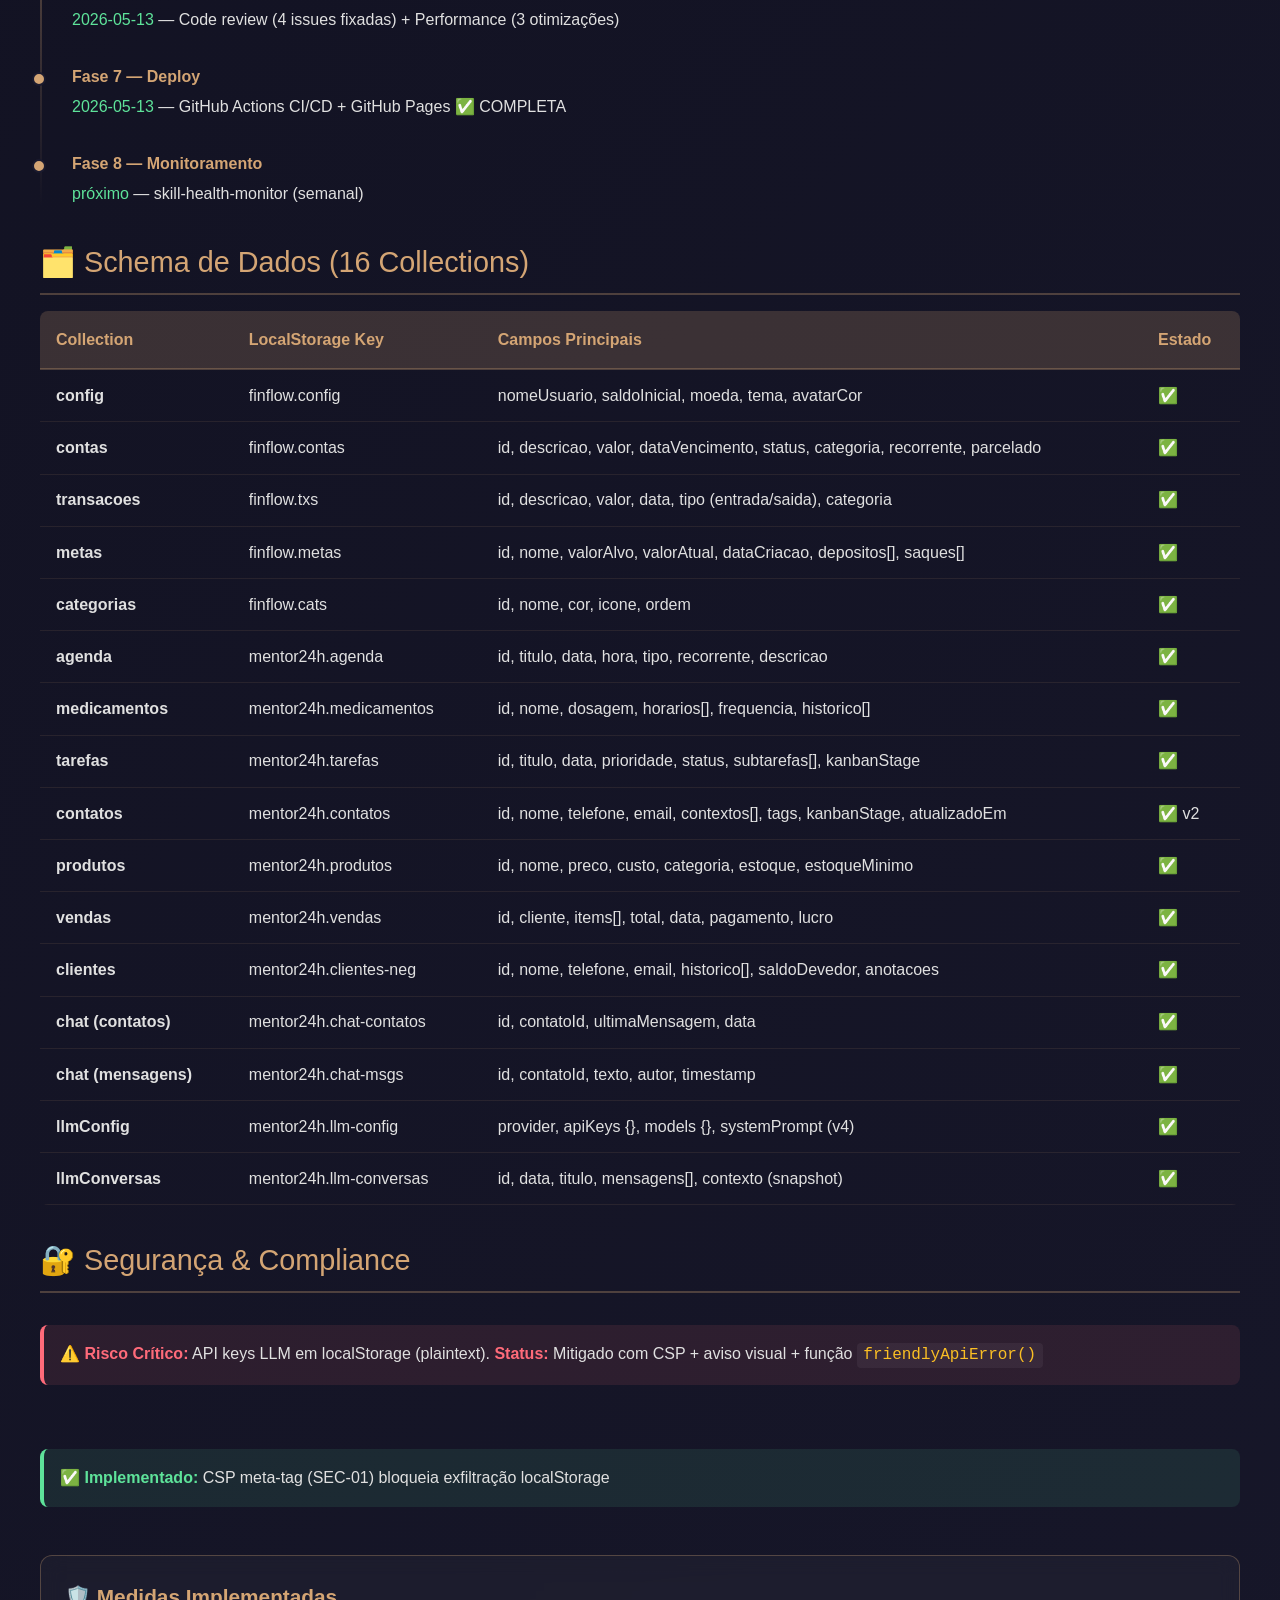
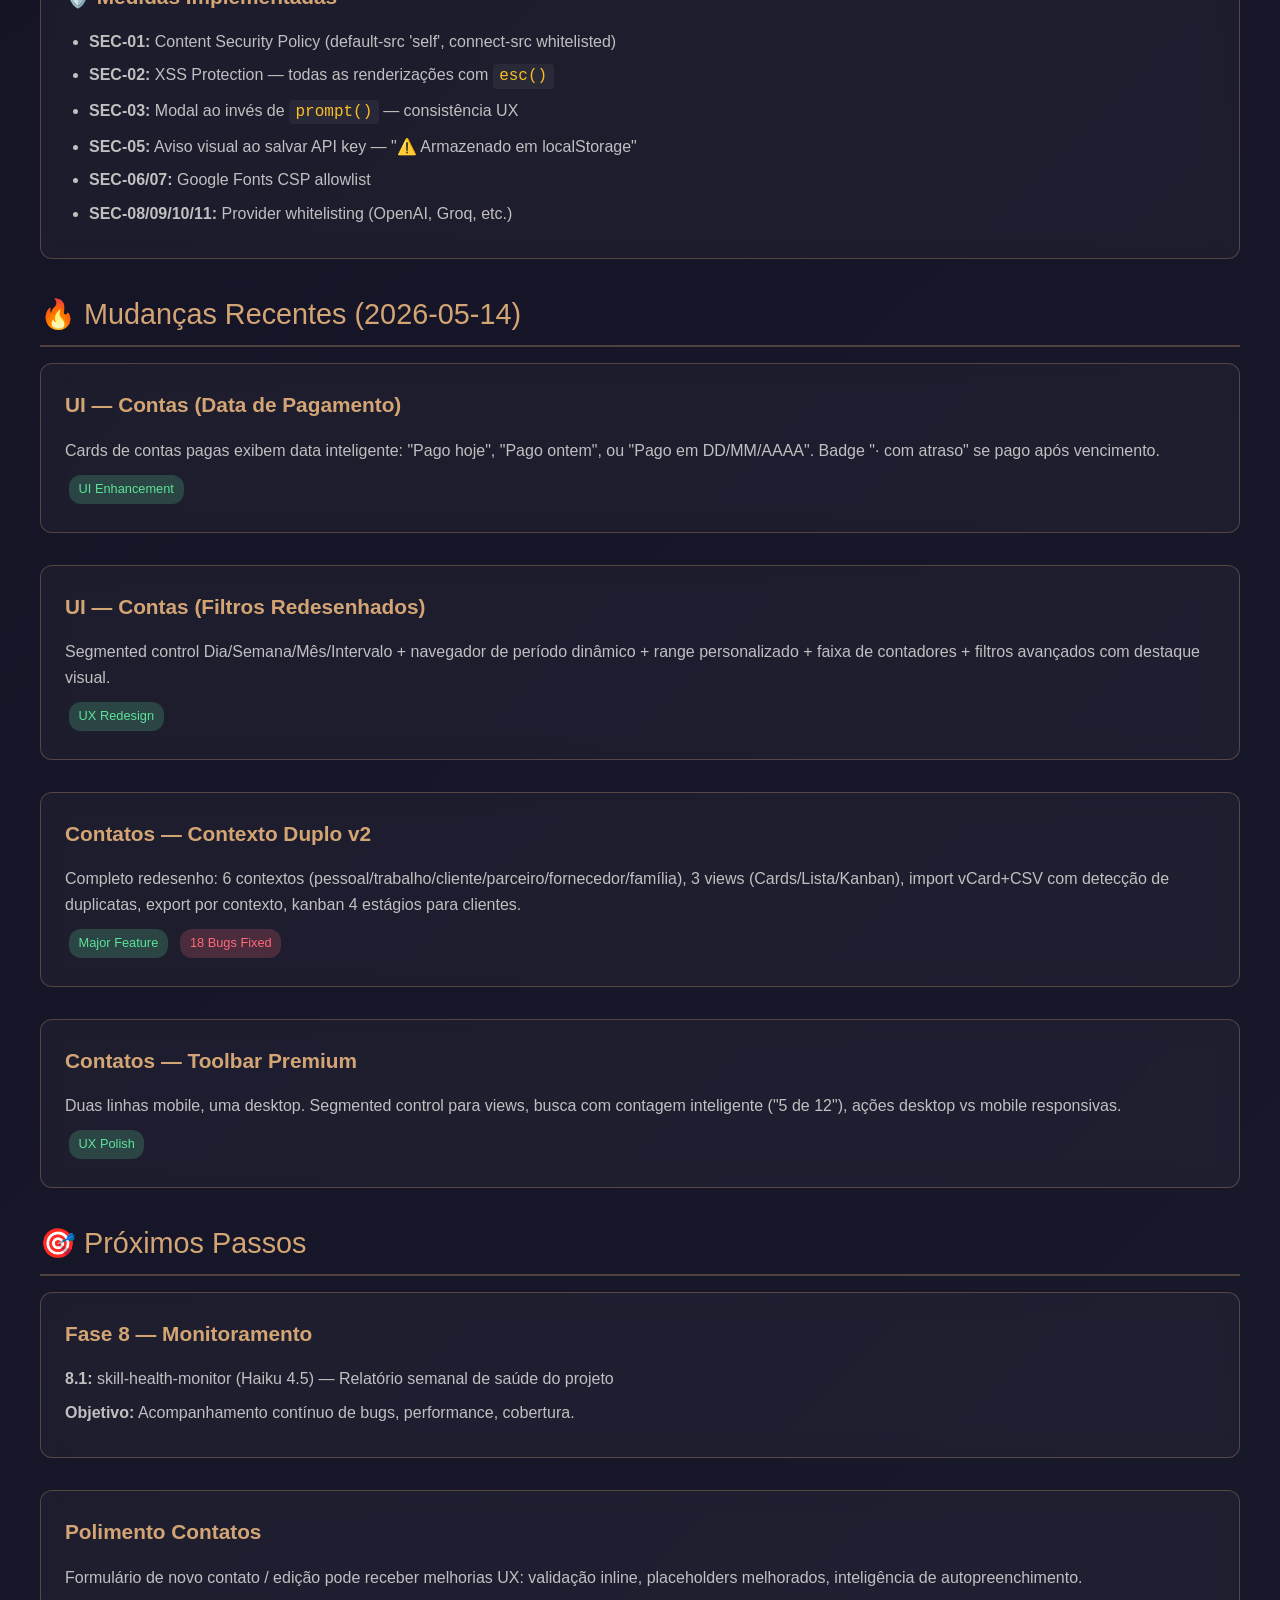
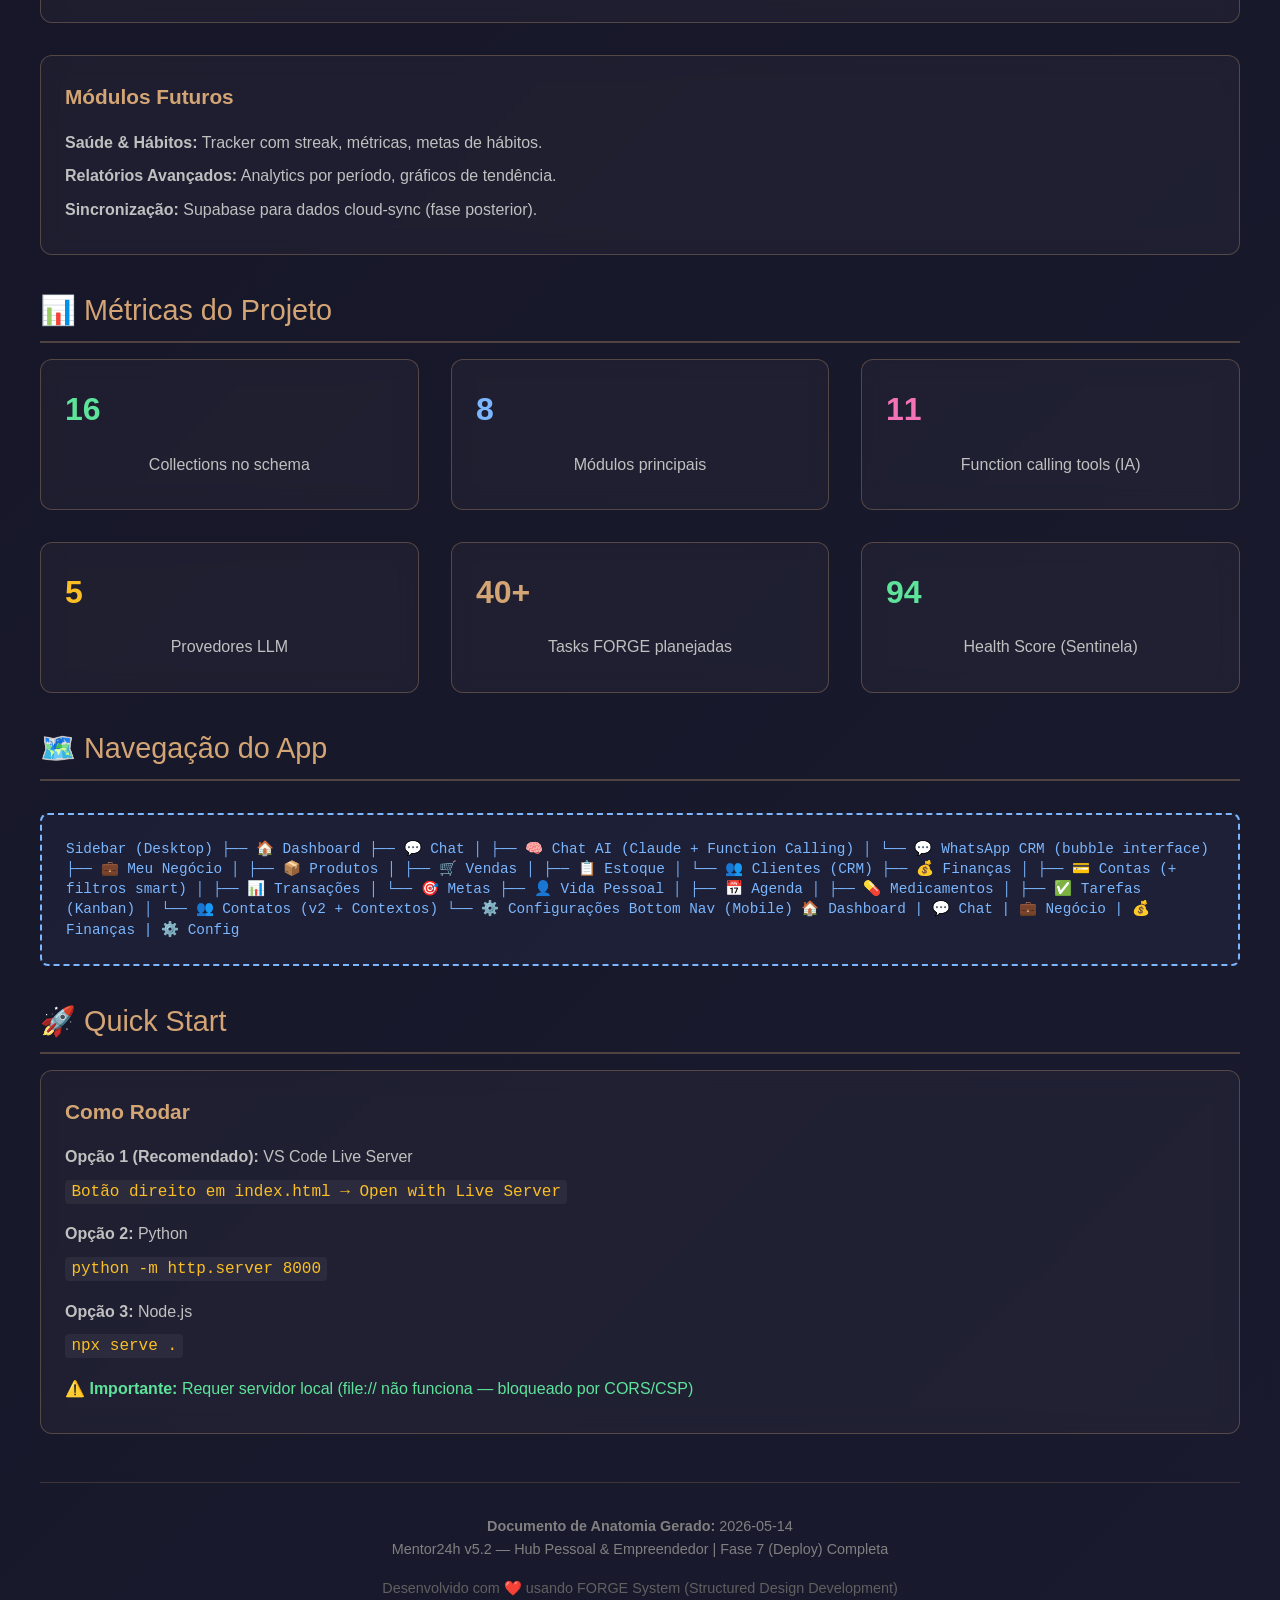
<file: .anatomia/ANATOMIA-COMPLETA.html>
<!DOCTYPE html>
<html lang="pt-BR">
<head>
    <meta charset="UTF-8">
    <meta name="viewport" content="width=device-width, initial-scale=1">
    <title>ANATOMIA — Mentor24h v5.2</title>
    <style>
        * { margin: 0; padding: 0; box-sizing: border-box; }
        body {
            font-family: -apple-system, BlinkMacSystemFont, 'Segoe UI', Roboto, 'Helvetica Neue', sans-serif;
            background: linear-gradient(135deg, #0F0F1E 0%, #1A1A2E 100%);
            color: #E0E0E0;
            line-height: 1.6;
            padding: 2rem;
        }
        .container { max-width: 1200px; margin: 0 auto; }

        .header {
            text-align: center;
            margin-bottom: 3rem;
            border-bottom: 2px solid #D4A574;
            padding-bottom: 2rem;
        }
        .header h1 {
            font-size: 2.5rem;
            color: #D4A574;
            margin-bottom: 0.5rem;
        }
        .header p {
            font-size: 1.1rem;
            color: #A0A0A0;
            margin-bottom: 1rem;
        }
        .status-badge {
            display: inline-block;
            background: #5EE39A;
            color: #0F0F1E;
            padding: 0.5rem 1rem;
            border-radius: 20px;
            font-weight: 600;
            font-size: 0.9rem;
        }

        .grid { display: grid; grid-template-columns: repeat(auto-fit, minmax(300px, 1fr)); gap: 2rem; margin-bottom: 2rem; }

        .card {
            background: rgba(255,255,255,0.03);
            border: 1px solid rgba(212, 165, 116, 0.3);
            border-radius: 12px;
            padding: 1.5rem;
            backdrop-filter: blur(10px);
        }
        .card h3 {
            color: #D4A574;
            margin-bottom: 1rem;
            font-size: 1.3rem;
            display: flex;
            align-items: center;
            gap: 0.5rem;
        }
        .card p, .card li {
            color: #C0C0C0;
            margin-bottom: 0.5rem;
        }
        .card ul { padding-left: 1.5rem; }

        .icon { width: 20px; height: 20px; }

        .section-title {
            font-size: 1.8rem;
            color: #D4A574;
            margin: 2rem 0 1rem 0;
            padding-bottom: 0.5rem;
            border-bottom: 2px solid rgba(212, 165, 116, 0.3);
        }

        .feature-grid {
            display: grid;
            grid-template-columns: repeat(auto-fit, minmax(250px, 1fr));
            gap: 1rem;
            margin: 1rem 0;
        }
        .feature-item {
            background: rgba(94, 227, 154, 0.1);
            border-left: 4px solid #5EE39A;
            padding: 1rem;
            border-radius: 8px;
        }
        .feature-item strong { color: #5EE39A; }

        .module-box {
            background: rgba(123, 182, 255, 0.1);
            border: 2px solid #7BB6FF;
            border-radius: 12px;
            padding: 1.5rem;
            margin: 1rem 0;
        }
        .module-box h4 {
            color: #7BB6FF;
            margin-bottom: 0.5rem;
        }
        .module-box .sub-items {
            display: grid;
            grid-template-columns: repeat(auto-fit, minmax(150px, 1fr));
            gap: 0.5rem;
            margin-top: 0.5rem;
        }
        .sub-item {
            background: rgba(123, 182, 255, 0.2);
            padding: 0.5rem;
            border-radius: 6px;
            font-size: 0.9rem;
        }

        .tech-stack {
            display: grid;
            grid-template-columns: repeat(auto-fit, minmax(180px, 1fr));
            gap: 1rem;
        }
        .tech-item {
            background: rgba(244, 114, 182, 0.1);
            border: 1px solid #F472B6;
            padding: 1rem;
            border-radius: 8px;
            text-align: center;
        }
        .tech-item strong {
            display: block;
            color: #F472B6;
            margin-bottom: 0.5rem;
        }
        .tech-item span { font-size: 0.9rem; color: #A0A0A0; }

        .timeline {
            margin: 2rem 0;
            position: relative;
            padding-left: 2rem;
        }
        .timeline::before {
            content: '';
            position: absolute;
            left: 0;
            top: 0;
            bottom: 0;
            width: 2px;
            background: linear-gradient(180deg, #D4A574, transparent);
        }
        .timeline-item {
            margin-bottom: 2rem;
            position: relative;
        }
        .timeline-item::before {
            content: '';
            position: absolute;
            left: -2.5rem;
            top: 0.5rem;
            width: 10px;
            height: 10px;
            background: #D4A574;
            border-radius: 50%;
            border: 2px solid #1A1A2E;
        }
        .timeline-item strong {
            color: #D4A574;
            display: block;
            margin-bottom: 0.25rem;
        }
        .timeline-item em {
            color: #5EE39A;
            font-style: normal;
        }

        .comparison-table {
            width: 100%;
            border-collapse: collapse;
            margin: 1rem 0;
            border-radius: 8px;
            overflow: hidden;
        }
        .comparison-table th {
            background: rgba(212, 165, 116, 0.2);
            color: #D4A574;
            padding: 1rem;
            text-align: left;
            border-bottom: 2px solid rgba(212, 165, 116, 0.3);
        }
        .comparison-table td {
            padding: 0.8rem 1rem;
            border-bottom: 1px solid rgba(212, 165, 116, 0.1);
        }
        .comparison-table tr:hover {
            background: rgba(212, 165, 116, 0.05);
        }

        .alert {
            background: rgba(255, 107, 122, 0.1);
            border-left: 4px solid #FF6B7A;
            padding: 1rem;
            border-radius: 8px;
            margin: 1rem 0;
        }
        .alert strong { color: #FF6B7A; }

        .success {
            background: rgba(94, 227, 154, 0.1);
            border-left: 4px solid #5EE39A;
            padding: 1rem;
            border-radius: 8px;
            margin: 1rem 0;
        }
        .success strong { color: #5EE39A; }

        code {
            background: rgba(255,255,255,0.05);
            padding: 0.2rem 0.4rem;
            border-radius: 4px;
            font-family: 'Courier New', monospace;
            color: #FBBF24;
        }

        .blueprint {
            background: rgba(123, 182, 255, 0.05);
            border: 2px dashed #7BB6FF;
            padding: 1.5rem;
            border-radius: 8px;
            margin: 2rem 0;
            font-family: 'Courier New', monospace;
            font-size: 0.9rem;
            color: #7BB6FF;
            overflow-x: auto;
            line-height: 1.4;
        }

        .footer {
            text-align: center;
            margin-top: 3rem;
            padding-top: 2rem;
            border-top: 1px solid rgba(212, 165, 116, 0.2);
            color: #808080;
            font-size: 0.9rem;
        }

        .tag {
            display: inline-block;
            background: rgba(94, 227, 154, 0.2);
            color: #5EE39A;
            padding: 0.25rem 0.6rem;
            border-radius: 12px;
            font-size: 0.8rem;
            margin: 0.25rem;
        }
        .tag.critical { background: rgba(255, 107, 122, 0.2); color: #FF6B7A; }
        .tag.medium { background: rgba(251, 191, 36, 0.2); color: #FBBF24; }
    </style>
</head>
<body>

<div class="container">

    <!-- HEADER -->
    <div class="header">
        <h1>🏗️ ANATOMIA — Mentor24h</h1>
        <p>Hub Pessoal & Empreendedor v5.2 — Deploy Completo</p>
        <span class="status-badge">✅ Fase 7 (Deploy) Concluída</span>
    </div>

    <!-- RESUMO EXECUTIVO -->
    <div class="card" style="margin-bottom: 2rem;">
        <h3>📊 Resumo Executivo</h3>
        <p><strong>Projeto:</strong> Transformação de "controle-financeiro v2" (FinFlow) → Mentor24h (Hub Pessoal + Empreendedor)</p>
        <p><strong>Iniciado:</strong> 2026-05-12 | <strong>Status:</strong> Fase 7 (Deploy) Completa → Fase 8 (Monitoramento) próxima</p>
        <p><strong>Stack:</strong> HTML + CSS + JavaScript puro (zero dependências externas)</p>
        <p><strong>Storage:</strong> LocalStorage + GitHub Pages Deploy</p>
        <p><strong>Design:</strong> Aurora Design System OBSIDIAN (paleta premium editorial)</p>
        <p><strong>IA Integrada:</strong> OpenAI, Groq, OpenRouter, Anthropic, Gemini (Function Calling)</p>
    </div>

    <!-- MÓDULOS PRINCIPAIS -->
    <div class="section-title">🎯 Módulos Implementados</div>

    <div class="grid">
        <!-- FINANÇAS -->
        <div class="card">
            <h3>💰 Finanças Pessoais</h3>
            <div class="sub-items" style="display: grid; gap: 0.5rem;">
                <div class="sub-item">💳 Contas a pagar</div>
                <div class="sub-item">📊 Transações</div>
                <div class="sub-item">🎯 Metas</div>
                <div class="sub-item">📈 Relatórios</div>
            </div>
            <p style="margin-top: 1rem; font-size: 0.9rem;"><strong>Recursos:</strong> Contas recorrentes, parceladas, filtros avançados, data de pagamento inteligente</p>
        </div>

        <!-- NEGÓCIO -->
        <div class="card">
            <h3>💼 Meu Negócio</h3>
            <div class="sub-items" style="display: grid; gap: 0.5rem;">
                <div class="sub-item">📦 Produtos</div>
                <div class="sub-item">🛒 Vendas</div>
                <div class="sub-item">📋 Estoque</div>
                <div class="sub-item">👥 Clientes (CRM)</div>
            </div>
            <p style="margin-top: 1rem; font-size: 0.9rem;"><strong>Recursos:</strong> CRUD completo, cálculo de margem de lucro, alertas de estoque</p>
        </div>

        <!-- PESSOAL -->
        <div class="card">
            <h3>👤 Vida Pessoal</h3>
            <div class="sub-items" style="display: grid; gap: 0.5rem;">
                <div class="sub-item">📅 Agenda</div>
                <div class="sub-item">💊 Medicamentos</div>
                <div class="sub-item">✅ Tarefas</div>
                <div class="sub-item">👥 Contatos (v2)</div>
            </div>
            <p style="margin-top: 1rem; font-size: 0.9rem;"><strong>Recursos:</strong> Contexto duplo de contatos, import vCard/CSV, kanban de clientes</p>
        </div>

        <!-- CHAT IA -->
        <div class="card">
            <h3>🤖 Chat & IA</h3>
            <div class="sub-items" style="display: grid; gap: 0.5rem;">
                <div class="sub-item">🧠 Chat AI (Claude)</div>
                <div class="sub-item">💬 WhatsApp CRM</div>
                <div class="sub-item">🛠️ Function Calling</div>
            </div>
            <p style="margin-top: 1rem; font-size: 0.9rem;"><strong>Recursos:</strong> RAG + Function Calling dinâmico, 11 ferramentas de contexto, systemPrompt v4</p>
        </div>
    </div>

    <!-- ARQUITETURA -->
    <div class="section-title">🏗️ Arquitetura & Estrutura</div>

    <div class="blueprint">controle-financeiro v2/
├── index.html                  (Ponto de entrada, CSP meta-tag SEC-01)
├── css/
│   ├── tokens.css             (Paleta OBSIDIAN: gold #D4A574, etc.)
│   ├── base.css               (Reset + normalize)
│   ├── layout.css             (Sidebar, topbar, bottom nav, grid)
│   ├── bento.css              (Dashboard grid assimétrico)
│   ├── components.css         (Card, Button, Modal, Toast, Badge)
│   ├── pages.css              (CSS específico por módulo)
│   └── motion.css             (Transições, animações)
│
├── js/
│   ├── db.js                  (LocalStorage 16 schemas + migrations)
│   ├── router.js              (SPA router — Dashboard → Contatos)
│   ├── utils.js               (Funções utilitárias: uid(), formatCurrency, etc.)
│   ├── modal.js               (Sistema de modais/forms)
│   ├── toast.js               (Notificações)
│   ├── icons.js               (SVG icons inline)
│   │
│   ├── llm.js                 (5 provedores LLM + chat interface)
│   ├── llm-tools.js           (11 function calling tools)
│   │
│   ├── config.js              (Preferências, export/import)
│   ├── transacoes.js          (Histórico de transações)
│   ├── contas.js              (Bills com filtros avançados)
│   ├── metas.js               (Savings goals — caixinhas)
│   ├── kanban.js              (Drag & drop task board)
│   ├── categorias.js          (Tag system — cores + ícones)
│   ├── chat-wa.js             (WhatsApp CRM + bubbles)
│   ├── contatos.js            (Contexto duplo, 3 views, kanban cliente)
│   ├── produtos.js            (Catálogo c/ margem de lucro)
│   ├── vendas.js              (Carrinho + history)
│   ├── estoque.js             (Inventory management)
│   ├── agenda.js              (Calendário + eventos)
│   ├── medicamentos.js        (Dose tracking)
│   ├── tarefas.js             (TODO list + kanban)
│   ├── charts.js              (SVG chart rendering)
│   │
│   ├── app.js                 (Inicialização, router principal)
│   ├── leo-data.js            (Seed data demo)
│   └── leo-import.json        (Importação de dados exemplo)
│
├── .github/
│   └── workflows/
│       └── deploy.yml         (GitHub Actions → GitHub Pages)
│
├── .anatomia/
│   ├── ANATOMIA-COMPLETA.html (Este arquivo — relatório visual)
│   └── [outros relatórios]
│
├── FORGE-CHECKLIST.md         (Histórico FORGE: 0-7 fases)
├── PLANO-MENTOR24H.md         (Visão do produto, módulos)
└── README.md                  (Setup + instruções)
    </div>

    <!-- STACK TÉCNICO -->
    <div class="section-title">⚙️ Stack Técnico</div>

    <div class="tech-stack">
        <div class="tech-item">
            <strong>Frontend</strong>
            <span>HTML5 + CSS3 + ES6+ JavaScript</span>
        </div>
        <div class="tech-item">
            <strong>Storage</strong>
            <span>LocalStorage (JSON) + GitHub Pages</span>
        </div>
        <div class="tech-item">
            <strong>Design System</strong>
            <span>Aurora OBSIDIAN (custom tokens)</span>
        </div>
        <div class="tech-item">
            <strong>Tipografia</strong>
            <span>Fraunces + Switzer + JetBrains Mono</span>
        </div>
        <div class="tech-item">
            <strong>LLM Providers</strong>
            <span>OpenAI, Groq, OpenRouter, Anthropic, Gemini</span>
        </div>
        <div class="tech-item">
            <strong>Deploy</strong>
            <span>GitHub Actions → GitHub Pages</span>
        </div>
    </div>

    <!-- FUNCIONALIDADES CHAVE -->
    <div class="section-title">✨ Funcionalidades Chave</div>

    <div class="grid" style="grid-template-columns: 1fr;">
        <div class="card">
            <h3>💎 Features Premium</h3>
            <div class="feature-grid">
                <div class="feature-item">
                    <strong>🎨 Theme Toggle</strong> Dark/Light com persistência
                </div>
                <div class="feature-item">
                    <strong>📱 Responsive</strong> Desktop, tablet, mobile com bottom nav
                </div>
                <div class="feature-item">
                    <strong>🔐 Security</strong> CSP meta-tag (SEC-01), XSS escaped, API key segura
                </div>
                <div class="feature-item">
                    <strong>⚡ Performance</strong> Google Fonts preconnect, debounce 150ms, will-change CSS
                </div>
                <div class="feature-item">
                    <strong>🎯 Function Calling</strong> IA puxa dados sob demanda (não RAG estático)
                </div>
                <div class="feature-item">
                    <strong>🔄 Auto-Migration</strong> Schemas evoluem automaticamente v1→v4
                </div>
                <div class="feature-item">
                    <strong>📊 Smart Filtering</strong> Segmented control + range picker + presets
                </div>
                <div class="feature-item">
                    <strong>📥 Import/Export</strong> JSON backup + vCard/CSV parsing
                </div>
            </div>
        </div>
    </div>

    <!-- CICLO FORGE -->
    <div class="section-title">🚀 Histórico FORGE (Sistema SDD)</div>

    <div class="timeline">
        <div class="timeline-item">
            <strong>Fase 0 — Fundação</strong>
            <em>2026-05-12</em> — Estrutura base + AGENTS.md
        </div>
        <div class="timeline-item">
            <strong>Fase 1 — Estratégia & Produto</strong>
            <em>2026-05-12</em> — PRD + CONSTITUTION + Planning (5 sprints, 40 tasks)
        </div>
        <div class="timeline-item">
            <strong>Fase 2 — Design System</strong>
            <em>2026-05-13</em> — Tokens + Components + Layout + Páginas + Polish
        </div>
        <div class="timeline-item">
            <strong>Fase 3 — Documentação Técnica</strong>
            <em>2026-05-13</em> — SPEC.md (19 seções) + EXAMPLES.md (15 seções)
        </div>
        <div class="timeline-item">
            <strong>Fase 4 — Segurança</strong>
            <em>2026-05-13</em> — SBOM.json + CVE baseline + security-policies (10 riscos, 1 crítico)
        </div>
        <div class="timeline-item">
            <strong>Fase 5 — Desenvolvimento</strong>
            <em>2026-05-13</em> — 5 sprints: DB → LLM → Chat → Pessoal → Negócio
        </div>
        <div class="timeline-item">
            <strong>Fase 6 — Revisão & Qualidade</strong>
            <em>2026-05-13</em> — Code review (4 issues fixadas) + Performance (3 otimizações)
        </div>
        <div class="timeline-item">
            <strong>Fase 7 — Deploy</strong>
            <em>2026-05-13</em> — GitHub Actions CI/CD + GitHub Pages ✅ COMPLETA
        </div>
        <div class="timeline-item">
            <strong>Fase 8 — Monitoramento</strong>
            <em>próximo</em> — skill-health-monitor (semanal)
        </div>
    </div>

    <!-- DADOS SCHEMA -->
    <div class="section-title">🗂️ Schema de Dados (16 Collections)</div>

    <table class="comparison-table">
        <thead>
            <tr>
                <th>Collection</th>
                <th>LocalStorage Key</th>
                <th>Campos Principais</th>
                <th>Estado</th>
            </tr>
        </thead>
        <tbody>
            <tr>
                <td><strong>config</strong></td>
                <td>finflow.config</td>
                <td>nomeUsuario, saldoInicial, moeda, tema, avatarCor</td>
                <td>✅</td>
            </tr>
            <tr>
                <td><strong>contas</strong></td>
                <td>finflow.contas</td>
                <td>id, descricao, valor, dataVencimento, status, categoria, recorrente, parcelado</td>
                <td>✅</td>
            </tr>
            <tr>
                <td><strong>transacoes</strong></td>
                <td>finflow.txs</td>
                <td>id, descricao, valor, data, tipo (entrada/saida), categoria</td>
                <td>✅</td>
            </tr>
            <tr>
                <td><strong>metas</strong></td>
                <td>finflow.metas</td>
                <td>id, nome, valorAlvo, valorAtual, dataCriacao, depositos[], saques[]</td>
                <td>✅</td>
            </tr>
            <tr>
                <td><strong>categorias</strong></td>
                <td>finflow.cats</td>
                <td>id, nome, cor, icone, ordem</td>
                <td>✅</td>
            </tr>
            <tr>
                <td><strong>agenda</strong></td>
                <td>mentor24h.agenda</td>
                <td>id, titulo, data, hora, tipo, recorrente, descricao</td>
                <td>✅</td>
            </tr>
            <tr>
                <td><strong>medicamentos</strong></td>
                <td>mentor24h.medicamentos</td>
                <td>id, nome, dosagem, horarios[], frequencia, historico[]</td>
                <td>✅</td>
            </tr>
            <tr>
                <td><strong>tarefas</strong></td>
                <td>mentor24h.tarefas</td>
                <td>id, titulo, data, prioridade, status, subtarefas[], kanbanStage</td>
                <td>✅</td>
            </tr>
            <tr>
                <td><strong>contatos</strong></td>
                <td>mentor24h.contatos</td>
                <td>id, nome, telefone, email, contextos[], tags, kanbanStage, atualizadoEm</td>
                <td>✅ v2</td>
            </tr>
            <tr>
                <td><strong>produtos</strong></td>
                <td>mentor24h.produtos</td>
                <td>id, nome, preco, custo, categoria, estoque, estoqueMinimo</td>
                <td>✅</td>
            </tr>
            <tr>
                <td><strong>vendas</strong></td>
                <td>mentor24h.vendas</td>
                <td>id, cliente, items[], total, data, pagamento, lucro</td>
                <td>✅</td>
            </tr>
            <tr>
                <td><strong>clientes</strong></td>
                <td>mentor24h.clientes-neg</td>
                <td>id, nome, telefone, email, historico[], saldoDevedor, anotacoes</td>
                <td>✅</td>
            </tr>
            <tr>
                <td><strong>chat (contatos)</strong></td>
                <td>mentor24h.chat-contatos</td>
                <td>id, contatoId, ultimaMensagem, data</td>
                <td>✅</td>
            </tr>
            <tr>
                <td><strong>chat (mensagens)</strong></td>
                <td>mentor24h.chat-msgs</td>
                <td>id, contatoId, texto, autor, timestamp</td>
                <td>✅</td>
            </tr>
            <tr>
                <td><strong>llmConfig</strong></td>
                <td>mentor24h.llm-config</td>
                <td>provider, apiKeys {}, models {}, systemPrompt (v4)</td>
                <td>✅</td>
            </tr>
            <tr>
                <td><strong>llmConversas</strong></td>
                <td>mentor24h.llm-conversas</td>
                <td>id, data, titulo, mensagens[], contexto (snapshot)</td>
                <td>✅</td>
            </tr>
        </tbody>
    </table>

    <!-- SEGURANÇA -->
    <div class="section-title">🔐 Segurança & Compliance</div>

    <div class="grid" style="grid-template-columns: 1fr;">
        <div class="alert">
            <strong>⚠️ Risco Crítico:</strong> API keys LLM em localStorage (plaintext).
            <strong>Status:</strong> Mitigado com CSP + aviso visual + função <code>friendlyApiError()</code>
        </div>

        <div class="success">
            <strong>✅ Implementado:</strong> CSP meta-tag (SEC-01) bloqueia exfiltração localStorage
        </div>

        <div class="card">
            <h3>🛡️ Medidas Implementadas</h3>
            <ul>
                <li><strong>SEC-01:</strong> Content Security Policy (default-src 'self', connect-src whitelisted)</li>
                <li><strong>SEC-02:</strong> XSS Protection — todas as renderizações com <code>esc()</code></li>
                <li><strong>SEC-03:</strong> Modal ao invés de <code>prompt()</code> — consistência UX</li>
                <li><strong>SEC-05:</strong> Aviso visual ao salvar API key — "⚠️ Armazenado em localStorage"</li>
                <li><strong>SEC-06/07:</strong> Google Fonts CSP allowlist</li>
                <li><strong>SEC-08/09/10/11:</strong> Provider whitelisting (OpenAI, Groq, etc.)</li>
            </ul>
        </div>
    </div>

    <!-- RECENTES MUDANÇAS -->
    <div class="section-title">🔥 Mudanças Recentes (2026-05-14)</div>

    <div class="grid" style="grid-template-columns: 1fr;">
        <div class="card">
            <h3>UI — Contas (Data de Pagamento)</h3>
            <p>Cards de contas pagas exibem data inteligente: "Pago hoje", "Pago ontem", ou "Pago em DD/MM/AAAA". Badge "· com atraso" se pago após vencimento.</p>
            <span class="tag">UI Enhancement</span>
        </div>

        <div class="card">
            <h3>UI — Contas (Filtros Redesenhados)</h3>
            <p>Segmented control Dia/Semana/Mês/Intervalo + navegador de período dinâmico + range personalizado + faixa de contadores + filtros avançados com destaque visual.</p>
            <span class="tag">UX Redesign</span>
        </div>

        <div class="card">
            <h3>Contatos — Contexto Duplo v2</h3>
            <p>Completo redesenho: 6 contextos (pessoal/trabalho/cliente/parceiro/fornecedor/família), 3 views (Cards/Lista/Kanban), import vCard+CSV com detecção de duplicatas, export por contexto, kanban 4 estágios para clientes.</p>
            <span class="tag">Major Feature</span> <span class="tag critical">18 Bugs Fixed</span>
        </div>

        <div class="card">
            <h3>Contatos — Toolbar Premium</h3>
            <p>Duas linhas mobile, uma desktop. Segmented control para views, busca com contagem inteligente ("5 de 12"), ações desktop vs mobile responsivas.</p>
            <span class="tag">UX Polish</span>
        </div>
    </div>

    <!-- PRÓXIMOS PASSOS -->
    <div class="section-title">🎯 Próximos Passos</div>

    <div class="grid" style="grid-template-columns: 1fr;">
        <div class="card">
            <h3>Fase 8 — Monitoramento</h3>
            <p><strong>8.1:</strong> skill-health-monitor (Haiku 4.5) — Relatório semanal de saúde do projeto</p>
            <p><strong>Objetivo:</strong> Acompanhamento contínuo de bugs, performance, cobertura.</p>
        </div>

        <div class="card">
            <h3>Polimento Contatos</h3>
            <p>Formulário de novo contato / edição pode receber melhorias UX: validação inline, placeholders melhorados, inteligência de autopreenchimento.</p>
        </div>

        <div class="card">
            <h3>Módulos Futuros</h3>
            <p><strong>Saúde & Hábitos:</strong> Tracker com streak, métricas, metas de hábitos.</p>
            <p><strong>Relatórios Avançados:</strong> Analytics por período, gráficos de tendência.</p>
            <p><strong>Sincronização:</strong> Supabase para dados cloud-sync (fase posterior).</p>
        </div>
    </div>

    <!-- METRICS -->
    <div class="section-title">📊 Métricas do Projeto</div>

    <div class="grid">
        <div class="card" style="text-align: center;">
            <h3 style="font-size: 2rem; color: #5EE39A;">16</h3>
            <p>Collections no schema</p>
        </div>
        <div class="card" style="text-align: center;">
            <h3 style="font-size: 2rem; color: #7BB6FF;">8</h3>
            <p>Módulos principais</p>
        </div>
        <div class="card" style="text-align: center;">
            <h3 style="font-size: 2rem; color: #F472B6;">11</h3>
            <p>Function calling tools (IA)</p>
        </div>
        <div class="card" style="text-align: center;">
            <h3 style="font-size: 2rem; color: #FBBF24;">5</h3>
            <p>Provedores LLM</p>
        </div>
        <div class="card" style="text-align: center;">
            <h3 style="font-size: 2rem; color: #D4A574;">40+</h3>
            <p>Tasks FORGE planejadas</p>
        </div>
        <div class="card" style="text-align: center;">
            <h3 style="font-size: 2rem; color: #5EE39A;">94</h3>
            <p>Health Score (Sentinela)</p>
        </div>
    </div>

    <!-- BLUEPRINT NAVEGAÇÃO -->
    <div class="section-title">🗺️ Navegação do App</div>

    <div class="blueprint">Sidebar (Desktop)
├── 🏠 Dashboard
├── 💬 Chat
│   ├── 🧠 Chat AI (Claude + Function Calling)
│   └── 💬 WhatsApp CRM (bubble interface)
├── 💼 Meu Negócio
│   ├── 📦 Produtos
│   ├── 🛒 Vendas
│   ├── 📋 Estoque
│   └── 👥 Clientes (CRM)
├── 💰 Finanças
│   ├── 💳 Contas (+ filtros smart)
│   ├── 📊 Transações
│   └── 🎯 Metas
├── 👤 Vida Pessoal
│   ├── 📅 Agenda
│   ├── 💊 Medicamentos
│   ├── ✅ Tarefas (Kanban)
│   └── 👥 Contatos (v2 + Contextos)
└── ⚙️ Configurações

Bottom Nav (Mobile)
🏠 Dashboard | 💬 Chat | 💼 Negócio | 💰 Finanças | ⚙️ Config
    </div>

    <!-- QUICKSTART -->
    <div class="section-title">🚀 Quick Start</div>

    <div class="card">
        <h3>Como Rodar</h3>
        <p><strong>Opção 1 (Recomendado):</strong> VS Code Live Server</p>
        <code>Botão direito em index.html → Open with Live Server</code>

        <p style="margin-top: 1rem;"><strong>Opção 2:</strong> Python</p>
        <code>python -m http.server 8000</code>

        <p style="margin-top: 1rem;"><strong>Opção 3:</strong> Node.js</p>
        <code>npx serve .</code>

        <p style="margin-top: 1rem; color: #5EE39A;"><strong>⚠️ Importante:</strong> Requer servidor local (file:// não funciona — bloqueado por CORS/CSP)</p>
    </div>

    <!-- FOOTER -->
    <div class="footer">
        <p><strong>Documento de Anatomia Gerado:</strong> 2026-05-14</p>
        <p>Mentor24h v5.2 — Hub Pessoal & Empreendedor | Fase 7 (Deploy) Completa</p>
        <p style="margin-top: 1rem; color: #606060;">Desenvolvido com ❤️ usando FORGE System (Structured Design Development)</p>
    </div>

</div>

</body>
</html>
</file>
<file: css/tokens.css>
/* ═══════════════════════════════════════════════════════════
   OBSIDIAN — Design Token System v1.0
   Quiet Intelligence · Editorial Premium · Mentor24h
   Forge v5.2 | skill-forge-visual v5.0 | 2026-05-12
═══════════════════════════════════════════════════════════ */

/* Google Fonts movido para <link> no HTML (carregamento paralelo, não sequencial) */

:root {
  /* ─── Typography ─── */
  --font-display: 'Fraunces', Georgia, 'Times New Roman', serif;
  --font-body:    'Switzer', system-ui, -apple-system, sans-serif;
  --font-ui:      'Switzer', system-ui, -apple-system, sans-serif;
  --font-mono:    'JetBrains Mono', 'Fira Code', monospace;

  /* Type scale */
  --t-xs:   11px;
  --t-sm:   12.5px;
  --t-base: 14px;
  --t-md:   16px;
  --t-lg:   19px;
  --t-xl:   24px;
  --t-2xl:  32px;
  --t-3xl:  44px;
  --t-4xl:  64px;
  --t-hero: 88px;

  /* Letter spacing */
  --tracking-tight:  -0.02em;
  --tracking-snug:   -0.015em;
  --tracking-base:    0;
  --tracking-wide:    0.04em;
  --tracking-wider:   0.08em;
  --tracking-widest:  0.12em;

  /* Line heights */
  --leading-tight: 1.1;
  --leading-snug:  1.3;
  --leading-base:  1.55;
  --leading-loose: 1.75;

  /* ─── Spacing ─── */
  --s-1:  4px;
  --s-2:  8px;
  --s-3:  12px;
  --s-4:  16px;
  --s-5:  20px;
  --s-6:  24px;
  --s-7:  32px;
  --s-8:  40px;
  --s-9:  48px;
  --s-10: 64px;
  --s-11: 80px;
  --s-12: 120px;

  /* Semantic spacing aliases */
  --space-xs:  var(--s-1);
  --space-sm:  var(--s-2);
  --space-md:  var(--s-4);
  --space-lg:  var(--s-6);
  --space-xl:  var(--s-9);
  --space-2xl: var(--s-10);

  /* ─── Radius ─── */
  --r-xs:   4px;
  --r-sm:   6px;
  --r-md:   10px;
  --r-lg:   14px;
  --r-xl:   20px;
  --r-2xl:  28px;
  --r-full: 9999px;

  /* Semantic radius aliases */
  --radius-sm:   var(--r-sm);
  --radius-md:   var(--r-md);
  --radius-lg:   var(--r-lg);
  --radius-full: var(--r-full);

  /* ─── Easing ─── */
  --ease-out:    cubic-bezier(0.22, 1, 0.36, 1);
  --ease-spring: cubic-bezier(0.34, 1.56, 0.64, 1);
  --ease-back:   cubic-bezier(0.68, -0.55, 0.265, 1.55);
  --ease-smooth: cubic-bezier(0.4, 0, 0.2, 1);
  --ease-in:     cubic-bezier(0.4, 0, 1, 1);

  /* ─── Durations ─── */
  --d-instant:  80ms;
  --d-fast:    160ms;
  --d-base:    260ms;
  --d-slow:    380ms;
  --d-slower:  560ms;

  /* ─── Z-index ─── */
  --z-aurora:   -1;
  --z-base:      1;
  --z-sticky:   50;
  --z-sidebar:  80;
  --z-topbar:   90;
  --z-overlay: 100;
  --z-modal:   200;
  --z-toast:   300;
  --z-palette: 400;

  /* ─── Layout ─── */
  --sidebar-w:           248px;
  --sidebar-w-collapsed:  72px;
  --topbar-h:             64px;
  --content-pad:         var(--s-7);
  --mobile-breakpoint:   768px;

  /* ─── Semantic border aliases ─── */
  --border-soft: rgba(212, 165, 116, 0.10); /* mesmo valor que --line-2 */
}

/* ═══════════════════════════════════════════════════════════
   THEME — DARK · OBSIDIAN (default)
   Pedra preta, ouro líquido, inteligência silenciosa.
═══════════════════════════════════════════════════════════ */
[data-theme="dark"], :root:not([data-theme]) {
  /* ─── Surfaces ─── */
  --base:      #0B0D0F;
  --surface-1: #14171A;
  --surface-2: #1D2125;
  --surface-3: #252A30;
  --surface-4: #2E3540;
  --surface-5: #374250;

  /* ─── Glass ─── */
  --glass-1:    rgba(20, 23, 26, 0.72);
  --glass-2:    rgba(29, 33, 37, 0.88);
  --glass-blur: blur(20px) saturate(140%);

  /* ─── Lines / Borders ─── */
  --line-1: rgba(212, 165, 116, 0.05);
  --line-2: rgba(212, 165, 116, 0.10);
  --line-3: rgba(212, 165, 116, 0.18);
  --line-4: rgba(212, 165, 116, 0.30);

  /* ─── Signature: Ouro Líquido ─── */
  --color-gold:        #D4A574;
  --color-gold-muted:  #B8935F;
  --color-gold-subtle: rgba(212, 165, 116, 0.10);
  --color-gold-glow:   rgba(212, 165, 116, 0.20);

  /* Aliases para compatibilidade com código existente */
  --violet:        var(--color-gold);
  --violet-2:      var(--color-gold-muted);
  --violet-glow:   var(--color-gold-subtle);
  --violet-glow-2: var(--color-gold-glow);
  --gold:          var(--color-gold);
  --gold-bright:   #E8C088;
  --magenta:       var(--color-gold);
  --magenta-2:     var(--color-gold-muted);

  /* ─── Status Colors ─── */
  --color-success: #4ADE80;
  --color-error:   #F87171;
  --color-warning: #FBBF24;
  --color-info:    #60A5FA;

  --green:    var(--color-success);
  --green-2:  #22C55E;
  --green-bg: rgba(74, 222, 128, 0.10);

  --red:      var(--color-error);
  --red-2:    #EF4444;
  --red-bg:   rgba(248, 113, 113, 0.10);

  --amber:    var(--color-warning);
  --amber-2:  #F59E0B;
  --amber-glow: rgba(251, 191, 36, 0.12);

  --blue:     var(--color-info);
  --blue-2:   #3B82F6;
  --blue-bg:  rgba(96, 165, 250, 0.10);

  --orange:   #FB923C;
  --orange-bg: rgba(251, 146, 60, 0.10);

  /* ─── Text ─── */
  --text-1: #F0EDE8;
  --text-2: #C4BDB5;
  --text-3: #8B8680;
  --text-4: #5A5550;
  --text-5: #3A3530;

  /* ─── Atmospheric gradients (sutis — Quiet Intelligence) ─── */
  --aurora-1: radial-gradient(ellipse 70% 50% at 10% 0%,   rgba(212, 165, 116, 0.07), transparent 70%);
  --aurora-2: radial-gradient(ellipse 50% 45% at 90% 100%, rgba(212, 165, 116, 0.04), transparent 65%);
  --aurora-3: radial-gradient(ellipse 40% 35% at 50% 50%,  rgba(212, 165, 116, 0.02), transparent 70%);

  /* ─── Shadows ─── */
  --shadow-1: 0 1px 3px rgba(0, 0, 0, 0.60);
  --shadow-2: 0 4px 16px rgba(0, 0, 0, 0.50);
  --shadow-3: 0 8px 32px rgba(0, 0, 0, 0.60);
  --shadow-4: 0 24px 64px rgba(0, 0, 0, 0.70);
  --shadow-glow: 0 0 24px rgba(212, 165, 116, 0.18);

  --noise-opacity: 0.018;
}
</file>
<file: css/base.css>
/* ═══════════════════════════════════════════════════════════
   BASE — Primitives, global styles
   DEPRECATED: reset.css + typography.css substituem este arquivo.
   Mantido para compatibilidade. Não adicionar código novo aqui.
═══════════════════════════════════════════════════════════ */

*, *::before, *::after {
  box-sizing: border-box;
  margin: 0;
  padding: 0;
}

html {
  -webkit-text-size-adjust: 100%;
  -webkit-font-smoothing: antialiased;
  -moz-osx-font-smoothing: grayscale;
  text-rendering: optimizeLegibility;
  scroll-behavior: smooth;
  font-feature-settings: "ss01", "cv01", "cv02", "cv11";
}

body {
  font-family: var(--font-body);
  font-size: var(--t-base);
  font-weight: 400;
  line-height: var(--leading-base);
  letter-spacing: var(--tracking-snug);
  color: var(--text-1);
  background: var(--base);
  min-height: 100vh;
  overflow-x: hidden;
  position: relative;
  transition: background var(--d-slow) var(--ease-smooth), color var(--d-slow) var(--ease-smooth);
}

/* Aurora gradient background — atmospheric */
body::before {
  content: '';
  position: fixed;
  inset: 0;
  background:
    var(--aurora-1),
    var(--aurora-2),
    var(--aurora-3);
  pointer-events: none;
  z-index: var(--z-aurora);
  opacity: 1;
  transition: opacity var(--d-slow);
}

/* Subtle noise texture */
body::after {
  content: '';
  position: fixed;
  inset: 0;
  background-image: url("data:image/svg+xml,%3Csvg viewBox='0 0 200 200' xmlns='http://www.w3.org/2000/svg'%3E%3Cfilter id='noiseFilter'%3E%3CfeTurbulence type='fractalNoise' baseFrequency='0.85' numOctaves='3' stitchTiles='stitch'/%3E%3C/filter%3E%3Crect width='100%25' height='100%25' filter='url(%23noiseFilter)'/%3E%3C/svg%3E");
  opacity: var(--noise-opacity);
  pointer-events: none;
  mix-blend-mode: overlay;
  z-index: var(--z-aurora);
}

/* ─── Typography Primitives ─── */
h1, h2, h3, h4, h5, h6 {
  font-weight: 600;
  line-height: var(--leading-tight);
  letter-spacing: var(--tracking-tight);
  color: var(--text-1);
}

.display {
  font-family: var(--font-display);
  font-weight: 400;
  letter-spacing: var(--tracking-tight);
  line-height: var(--leading-tight);
}

.display-italic {
  font-family: var(--font-display);
  font-style: italic;
  font-weight: 400;
}

.mono, .num {
  font-family: var(--font-mono);
  font-feature-settings: "tnum", "ss01";
  font-variant-numeric: tabular-nums;
}

p { line-height: var(--leading-base); }

a {
  color: var(--violet);
  text-decoration: none;
  transition: color var(--d-fast) var(--ease-smooth);
}
a:hover { color: var(--violet-2); }

/* ─── Form elements ─── */
button {
  font: inherit;
  color: inherit;
  background: none;
  border: none;
  cursor: pointer;
  text-align: inherit;
}

input, textarea, select {
  font-family: var(--font-body);
  font-size: var(--t-sm);
  font-weight: 500;
  color: var(--text-1);
  background: var(--surface-2);
  border: 1px solid var(--line-2);
  border-radius: var(--r-md);
  padding: 11px 14px;
  width: 100%;
  outline: none;
  transition: border-color var(--d-fast), background var(--d-fast), box-shadow var(--d-fast);
  letter-spacing: var(--tracking-snug);
}

input::placeholder, textarea::placeholder {
  color: var(--text-4);
}

input:hover, textarea:hover, select:hover {
  border-color: var(--line-3);
  background: var(--surface-3);
}

input:focus, textarea:focus, select:focus {
  border-color: var(--violet);
  background: var(--surface-3);
  box-shadow: 0 0 0 4px var(--violet-glow);
}

select {
  appearance: none;
  -webkit-appearance: none;
  background-image: url("data:image/svg+xml,%3Csvg xmlns='http://www.w3.org/2000/svg' width='12' height='12' viewBox='0 0 24 24' fill='none' stroke='%238085A8' stroke-width='2.5' stroke-linecap='round' stroke-linejoin='round'%3E%3Cpolyline points='6 9 12 15 18 9'/%3E%3C/svg%3E");
  background-repeat: no-repeat;
  background-position: right 14px center;
  padding-right: 36px;
}

select option {
  background: var(--surface-2);
  color: var(--text-1);
  padding: var(--s-3);
}

input[type="date"] {
  color-scheme: dark;
  font-family: var(--font-mono);
  font-size: var(--t-sm);
}
[data-theme="light"] input[type="date"] { color-scheme: light; }

input[type="number"] { font-family: var(--font-mono); }

input[type="color"] {
  padding: 2px;
  background: var(--surface-2);
  border-radius: var(--r-sm);
  cursor: pointer;
  height: 40px;
  border: 1px solid var(--line-2);
}

textarea { resize: vertical; min-height: 80px; }

/* ─── Selection ─── */
::selection {
  background: var(--violet-glow-2);
  color: var(--text-1);
}

/* ─── Scrollbar ─── */
::-webkit-scrollbar { width: 8px; height: 8px; }
::-webkit-scrollbar-track { background: transparent; }
::-webkit-scrollbar-thumb {
  background: var(--line-3);
  border-radius: var(--r-full);
  transition: background var(--d-fast);
}
::-webkit-scrollbar-thumb:hover { background: var(--line-4); }

* { scrollbar-width: thin; scrollbar-color: var(--line-3) transparent; }

/* ─── Utility ─── */
.hidden { display: none !important; }
.invisible { visibility: hidden; }
.sr-only {
  position: absolute; width: 1px; height: 1px; padding: 0; margin: -1px;
  overflow: hidden; clip: rect(0,0,0,0); white-space: nowrap; border: 0;
}

.text-1 { color: var(--text-1); }
.text-2 { color: var(--text-2); }
.text-3 { color: var(--text-3); }
.text-4 { color: var(--text-4); }

.text-violet  { color: var(--violet); }
.text-amber   { color: var(--amber); }
.text-magenta { color: var(--magenta); }
.text-green   { color: var(--green); }
.text-red     { color: var(--red); }
.text-orange  { color: var(--orange); }
.text-blue    { color: var(--blue); }

.flex { display: flex; }
.inline-flex { display: inline-flex; }
.grid { display: grid; }
.gap-1 { gap: var(--s-1); } .gap-2 { gap: var(--s-2); } .gap-3 { gap: var(--s-3); }
.gap-4 { gap: var(--s-4); } .gap-5 { gap: var(--s-5); } .gap-6 { gap: var(--s-6); }
.items-center { align-items: center; }
.items-start { align-items: flex-start; }
.justify-between { justify-content: space-between; }
.flex-1 { flex: 1; min-width: 0; }
.shrink-0 { flex-shrink: 0; }

/* SVG icons baseline */
svg { display: block; flex-shrink: 0; }

/* Focus ring (keyboard only) */
:focus-visible {
  outline: 2px solid var(--violet);
  outline-offset: 2px;
  border-radius: var(--r-sm);
}
</file>
<file: css/layout.css>
/* ═══════════════════════════════════════════════════════════
   LAYOUT — Shell, sidebar, topbar, main
   OBSIDIAN Design System | Mentor24h | Forge v5.2
═══════════════════════════════════════════════════════════ */

#app {
  display: flex;
  min-height: 100vh;
  position: relative;
}

/* ─────────────────────────────────────────────
   SIDEBAR
─────────────────────────────────────────────── */
#sidebar {
  position: fixed;
  inset: 0 auto 0 0;
  width: var(--sidebar-w);
  background: var(--glass-1);
  backdrop-filter: var(--glass-blur);
  -webkit-backdrop-filter: var(--glass-blur);
  border-right: 1px solid var(--line-2);
  z-index: var(--z-sidebar);
  display: flex;
  flex-direction: column;
  transition: width var(--d-slow) var(--ease-out);
  overflow: hidden;
}

#sidebar.collapsed { width: var(--sidebar-w-collapsed); }

.sidebar-header {
  height: var(--topbar-h);
  padding: 0 var(--s-5);
  border-bottom: 1px solid var(--line-1);
  display: flex;
  align-items: center;
  gap: var(--s-3);
}

.brand-logo {
  width: 36px; height: 36px;
  background: linear-gradient(135deg, var(--color-gold), var(--color-gold-muted));
  border-radius: var(--r-sm);
  display: flex;
  align-items: center;
  justify-content: center;
  flex-shrink: 0;
  position: relative;
  box-shadow: var(--shadow-glow);
  transition: transform var(--d-base) var(--ease-spring);
}

.brand-logo::after {
  content: '';
  position: absolute;
  inset: 1px;
  background: linear-gradient(135deg, var(--surface-2), var(--surface-3));
  border-radius: calc(var(--r-sm) - 1px);
}

.brand-logo span {
  position: relative;
  z-index: 1;
  font-family: var(--font-display);
  font-style: italic;
  font-size: 18px;
  color: var(--base);
  font-weight: 400;
}

.brand-logo:hover { transform: rotate(-8deg) scale(1.05); }

.brand-text {
  flex: 1;
  overflow: hidden;
  white-space: nowrap;
  transition: opacity var(--d-base);
}

.brand-text .name {
  display: block;
  font-family: var(--font-display);
  font-size: 18px;
  font-weight: 400;
  color: var(--text-1);
  letter-spacing: var(--tracking-snug);
  line-height: 1;
}

.brand-text .name em {
  font-style: italic;
  color: var(--violet);
}

.brand-text .tag {
  display: block;
  font-size: 10px;
  font-weight: 500;
  color: var(--text-3);
  text-transform: uppercase;
  letter-spacing: var(--tracking-wider);
  margin-top: 3px;
}

#sidebar.collapsed .brand-text { opacity: 0; pointer-events: none; }

/* User section */
.sidebar-user {
  padding: var(--s-4) var(--s-5);
  display: flex;
  align-items: center;
  gap: var(--s-3);
  border-bottom: 1px solid var(--line-1);
  position: relative;
}

.avatar {
  width: 38px; height: 38px;
  border-radius: var(--r-full);
  display: flex;
  align-items: center;
  justify-content: center;
  flex-shrink: 0;
  font-weight: 600;
  font-size: 14px;
  color: var(--base);
  letter-spacing: 0;
  position: relative;
  background: linear-gradient(135deg, var(--color-gold), var(--color-gold-muted));
}

.avatar::after {
  content: '';
  position: absolute;
  inset: -2px;
  border-radius: inherit;
  background: var(--color-gold);
  z-index: -1;
  opacity: 0.4;
  filter: blur(8px);
}

.user-info {
  flex: 1;
  overflow: hidden;
  transition: opacity var(--d-base);
}

.user-info .name {
  display: block;
  font-size: var(--t-sm);
  font-weight: 600;
  color: var(--text-1);
  white-space: nowrap;
  overflow: hidden;
  text-overflow: ellipsis;
  letter-spacing: var(--tracking-snug);
}

.user-info .greet {
  display: block;
  font-size: 11px;
  color: var(--text-3);
  margin-top: 2px;
}

#sidebar.collapsed .user-info { opacity: 0; pointer-events: none; }

/* Navigation */
.sidebar-nav {
  flex: 1;
  padding: var(--s-3);
  overflow-y: auto;
  overflow-x: hidden;
  display: flex;
  flex-direction: column;
  gap: 2px;
}

.nav-section {
  font-size: 10px;
  font-weight: 600;
  letter-spacing: var(--tracking-wider);
  text-transform: uppercase;
  color: var(--text-4);
  padding: var(--s-3) var(--s-3) var(--s-2);
  margin-top: var(--s-3);
  white-space: nowrap;
  transition: opacity var(--d-base);
}

#sidebar.collapsed .nav-section { opacity: 0; }
#sidebar.collapsed .nav-section:not(:first-of-type) { margin-top: var(--s-2); }

.nav-item {
  display: flex;
  align-items: center;
  gap: var(--s-3);
  padding: 10px var(--s-3);
  border-radius: var(--r-sm);
  color: var(--text-3);
  font-size: var(--t-sm);
  font-weight: 500;
  cursor: pointer;
  position: relative;
  transition: all var(--d-fast) var(--ease-smooth);
  white-space: nowrap;
  letter-spacing: var(--tracking-snug);
  user-select: none;
}

.nav-item:hover {
  background: var(--surface-2);
  color: var(--text-1);
}

.nav-item.active {
  background: var(--surface-3);
  color: var(--text-1);
  box-shadow: inset 0 0 0 1px var(--line-2);
}

.nav-item.active::before {
  content: '';
  position: absolute;
  left: -3px;
  top: 50%;
  transform: translateY(-50%);
  width: 3px;
  height: 18px;
  background: var(--color-gold);
  border-radius: 0 var(--r-full) var(--r-full) 0;
  box-shadow: 0 0 12px var(--color-gold-glow);
}

.nav-item svg {
  width: 18px;
  height: 18px;
  stroke-width: 1.75;
  flex-shrink: 0;
}

.nav-item.active svg {
  color: var(--violet);
}

.nav-label {
  flex: 1;
  transition: opacity var(--d-base);
}

#sidebar.collapsed .nav-label { opacity: 0; }

.nav-badge {
  background: var(--red);
  color: white;
  font-size: 10px;
  font-weight: 700;
  padding: 1px 7px;
  border-radius: var(--r-full);
  min-width: 18px;
  text-align: center;
  line-height: 1.5;
  transition: opacity var(--d-base);
}

#sidebar.collapsed .nav-badge { opacity: 0; }
.nav-badge:empty { display: none; }

/* ─── Nav Groups (accordion) ─── */
.nav-group { overflow: hidden; }

.nav-group-header {
  display: flex;
  align-items: center;
  gap: var(--s-3);
  padding: 10px var(--s-3);
  border-radius: var(--r-sm);
  color: var(--text-3);
  font-size: var(--t-sm);
  font-weight: 500;
  cursor: pointer;
  position: relative;
  transition: all var(--d-fast) var(--ease-smooth);
  white-space: nowrap;
  user-select: none;
}

.nav-group-header:hover {
  background: var(--surface-2);
  color: var(--text-1);
}

.nav-group-header svg {
  width: 18px; height: 18px;
  stroke-width: 1.75;
  flex-shrink: 0;
}

.nav-group-arrow {
  margin-left: auto;
  flex-shrink: 0;
  transition: transform var(--d-base) var(--ease-smooth);
  opacity: 0.5;
}

.nav-group.open .nav-group-arrow { transform: rotate(90deg); opacity: 1; }

.nav-group-items {
  max-height: 0;
  overflow: hidden;
  transition: max-height var(--d-slow) var(--ease-out);
}

.nav-group.open .nav-group-items { max-height: 400px; }

.nav-sub {
  padding-left: calc(var(--s-3) + 26px) !important;
  font-size: calc(var(--t-sm) - 0.5px) !important;
}

.nav-sub svg { width: 15px !important; height: 15px !important; }

#sidebar.collapsed .nav-group-header { padding: 10px 0; justify-content: center; }
#sidebar.collapsed .nav-group-arrow { display: none; }
#sidebar.collapsed .nav-group-items { max-height: 0 !important; }

/* cmd trigger btn */
.cmd-trigger-btn {
  display: flex;
  align-items: center;
  gap: var(--s-2);
  color: var(--text-3);
}

.cmd-hint {
  font-family: var(--font-ui);
  font-size: 10px;
  background: var(--surface-2);
  border: 1px solid var(--line-2);
  border-radius: 4px;
  padding: 1px 5px;
  color: var(--text-3);
  letter-spacing: 0.03em;
}

@media (max-width: 640px) { .cmd-trigger-btn { display: none; } }

/* Sidebar footer */
.sidebar-foot {
  padding: var(--s-4) var(--s-5);
  border-top: 1px solid var(--line-1);
  display: flex;
  align-items: center;
  justify-content: space-between;
  gap: var(--s-3);
}

.theme-toggle-row {
  display: flex;
  align-items: center;
  gap: var(--s-2);
  font-size: 11px;
  color: var(--text-3);
  font-weight: 500;
  text-transform: uppercase;
  letter-spacing: var(--tracking-wider);
  flex: 1;
  overflow: hidden;
  white-space: nowrap;
}

#sidebar.collapsed .theme-label { display: none; }

.theme-switch {
  position: relative;
  width: 44px; height: 24px;
  flex-shrink: 0;
  cursor: pointer;
}

.theme-switch input { opacity: 0; width: 0; height: 0; position: absolute; }

.theme-track {
  position: absolute;
  inset: 0;
  background: var(--surface-3);
  border: 1px solid var(--line-2);
  border-radius: var(--r-full);
  transition: background var(--d-base);
}

.theme-track::after {
  content: '';
  position: absolute;
  top: 2px;
  left: 2px;
  width: 18px; height: 18px;
  background: var(--color-gold);
  border-radius: var(--r-full);
  transition: transform var(--d-base) var(--ease-spring), background var(--d-base);
  box-shadow: 0 2px 8px var(--color-gold-glow);
}

.theme-switch input:checked + .theme-track::after {
  transform: translateX(20px);
  background: var(--amber);
}

.collapse-btn {
  width: 28px; height: 28px;
  display: flex;
  align-items: center;
  justify-content: center;
  border-radius: var(--r-sm);
  color: var(--text-3);
  transition: all var(--d-fast);
  flex-shrink: 0;
}

.collapse-btn:hover { background: var(--surface-2); color: var(--text-1); }

.collapse-btn svg { width: 16px; height: 16px; stroke-width: 2; }

/* ─────────────────────────────────────────────
   MAIN
─────────────────────────────────────────────── */
#main {
  margin-left: var(--sidebar-w);
  flex: 1;
  min-height: 100vh;
  display: flex;
  flex-direction: column;
  transition: margin-left var(--d-slow) var(--ease-out);
  position: relative;
  z-index: 1;
}

#sidebar.collapsed ~ #main { margin-left: var(--sidebar-w-collapsed); }

/* Topbar */
#topbar {
  position: sticky;
  top: 0;
  height: var(--topbar-h);
  background: var(--glass-1);
  backdrop-filter: var(--glass-blur);
  -webkit-backdrop-filter: var(--glass-blur);
  border-bottom: 1px solid var(--line-2);
  padding: 0 var(--content-pad);
  display: flex;
  align-items: center;
  gap: var(--s-5);
  z-index: var(--z-topbar);
}

.topbar-title {
  display: flex;
  flex-direction: column;
  gap: 2px;
}

.topbar-title .crumb {
  font-size: 10px;
  font-weight: 500;
  text-transform: uppercase;
  letter-spacing: var(--tracking-wider);
  color: var(--text-4);
}

.topbar-title .title {
  font-family: var(--font-display);
  font-size: var(--t-xl);
  font-weight: 400;
  letter-spacing: var(--tracking-tight);
  color: var(--text-1);
  line-height: 1;
}

.topbar-title .title em {
  font-style: italic;
  color: var(--violet);
}

.topbar-actions {
  margin-left: auto;
  display: flex;
  align-items: center;
  gap: var(--s-3);
}

/* ══════════════════════════════════════════════
   TOPBAR WIDGETS — Clock · Date · Alarm
══════════════════════════════════════════════ */

/* Base widget box */
.tb-widget {
  height: calc(var(--topbar-h) - 18px);
  display: flex;
  align-items: center;
  justify-content: center;
  background: var(--surface-2);
  border: 1px solid var(--line-2);
  border-radius: var(--r-md);
  position: relative;
  overflow: visible;
  transition: border-color var(--d-fast), background var(--d-fast), box-shadow var(--d-fast);
}

.tb-widget::before {
  content: '';
  position: absolute;
  inset: 0 0 auto 0;
  height: 1px;
  background: linear-gradient(90deg, transparent, var(--color-gold), transparent);
  opacity: 0.45;
  border-radius: var(--r-md) var(--r-md) 0 0;
  pointer-events: none;
}

.tb-widget:hover {
  border-color: var(--line-3);
  background: var(--surface-3);
  box-shadow: var(--shadow-1);
}

/* ── Caixinha 1: Relógio ── */
.tb-clock-widget {
  padding: 0 16px;
  min-width: 160px;
}

.tb-clock {
  font-family: var(--font-mono);
  font-size: 28px;
  font-weight: 700;
  color: var(--text-1);
  letter-spacing: 0.03em;
  line-height: 1;
  font-variant-numeric: tabular-nums;
  display: flex;
  align-items: baseline;
  gap: 0;
}

.tc-h, .tc-m {
  font-size: 28px;
  font-weight: 700;
  color: var(--text-1);
}

.tc-sep {
  font-size: 24px;
  font-weight: 300;
  color: var(--violet);
  animation: tcBlink 1s step-end infinite;
  margin: 0 2px;
  line-height: 1;
}

.tc-sep-s {
  font-size: 20px;
  color: var(--magenta);
  opacity: 0.65;
  margin: 0 1px;
}

.tc-s {
  font-size: 20px;
  font-weight: 500;
  color: var(--text-3);
  letter-spacing: 0.02em;
}

@keyframes tcBlink {
  0%, 100% { opacity: 1; }
  50%       { opacity: 0.2; }
}

/* ── Caixinha 2: Data ── */
.tb-date-widget {
  padding: 0 14px;
  min-width: 190px;
}

.tb-date {
  font-family: var(--font-body);
  font-size: 13.5px;
  font-weight: 500;
  color: var(--text-2);
  letter-spacing: -0.01em;
  white-space: nowrap;
  text-transform: capitalize;
  line-height: 1;
}

/* ── Sidebar: Alarm nav item ── */
.alarm-nav-item {
  position: relative;
}

.alarm-nav-btn {
  display: flex;
  align-items: center;
  gap: var(--s-2);
  width: 100%;
  padding: 6px var(--s-3) 6px 28px;
  background: none;
  border: none;
  cursor: pointer;
  color: var(--text-secondary, var(--text-3));
  font-family: inherit;
  font-size: var(--t-sm);
  border-radius: var(--r-md);
  transition: color 160ms, background 160ms;
  text-align: left;
}

.alarm-nav-btn:hover {
  color: var(--text-prime, var(--text-1));
  background: var(--bg-elevated, var(--surface-2));
}

.alarm-nav-item.alarm-active .alarm-nav-btn { color: var(--amber); }
.alarm-nav-item.alarm-active .alarm-nav-btn svg { animation: alarmPulse 1s ease-in-out infinite; }

.alarm-nav-btn .alarm-countdown {
  margin-left: auto;
  font-family: var(--font-mono);
  font-size: 12px;
  color: var(--amber);
}

/* ── Caixinha 3: Alarme (topbar — mantido para compatibilidade) ── */
.tb-alarm-widget {
  padding: 0 12px;
  cursor: pointer;
  position: relative;
  overflow: visible;
}

.tb-alarm-btn {
  display: flex;
  align-items: center;
  gap: 6px;
  color: var(--text-3);
  transition: color var(--d-fast);
  position: relative;
  padding: 0;
  background: none;
  border: none;
  cursor: pointer;
}

.tb-alarm-btn svg {
  width: 20px; height: 20px;
  stroke-width: 1.75;
  transition: color var(--d-fast), transform var(--d-fast);
}

.tb-alarm-btn:hover { color: var(--violet); }
.tb-alarm-btn:hover svg { transform: rotate(-12deg) scale(1.1); }

.tb-alarm-widget.alarm-active .tb-alarm-btn { color: var(--amber); }
.tb-alarm-widget.alarm-active .tb-alarm-btn svg {
  animation: alarmPulse 1s ease-in-out infinite;
  color: var(--amber);
}

@keyframes alarmPulse {
  0%, 100% { transform: rotate(-8deg) scale(1); }
  50%       { transform: rotate(8deg) scale(1.15); }
}

.alarm-countdown {
  font-family: var(--font-mono);
  font-size: 13px;
  font-weight: 700;
  color: var(--amber);
  letter-spacing: 0.02em;
  font-variant-numeric: tabular-nums;
  min-width: 44px;
}

/* Alarm Panel (dropdown) */
.alarm-panel {
  position: fixed;
  width: 240px;
  background: var(--surface-2);
  border: 1px solid var(--line-3);
  border-radius: var(--r-lg);
  padding: var(--s-4);
  box-shadow: var(--shadow-3);
  display: none;
  flex-direction: column;
  gap: var(--s-3);
  z-index: var(--z-overlay);
  animation: panelIn var(--d-base) var(--ease-spring);
}

.alarm-panel.open { display: flex; }

@keyframes panelIn {
  from { opacity: 0; transform: translateY(-8px) scale(0.96); }
  to   { opacity: 1; transform: translateY(0) scale(1); }
}

.alarm-panel::before {
  content: '';
  position: absolute;
  inset: 0 0 auto 0;
  height: 1px;
  background: linear-gradient(90deg, transparent, var(--amber), transparent);
  border-radius: var(--r-lg) var(--r-lg) 0 0;
}

.alarm-panel-title {
  font-size: 10px;
  font-weight: 700;
  letter-spacing: var(--tracking-wider);
  text-transform: uppercase;
  color: var(--text-4);
  padding-bottom: var(--s-2);
  border-bottom: 1px solid var(--line-1);
}

.alarm-presets {
  display: grid;
  grid-template-columns: repeat(4, 1fr);
  gap: 6px;
}

.alarm-preset {
  padding: 8px 4px;
  background: var(--surface-3);
  border: 1px solid var(--line-2);
  border-radius: var(--r-sm);
  font-family: var(--font-mono);
  font-size: 12px;
  font-weight: 700;
  color: var(--text-2);
  cursor: pointer;
  transition: all var(--d-fast);
  text-align: center;
}

.alarm-preset:hover {
  background: var(--amber-glow);
  border-color: var(--amber);
  color: var(--amber);
}

.alarm-preset.active {
  background: var(--amber-glow);
  border-color: var(--amber);
  color: var(--amber);
}

.alarm-custom-row {
  display: flex;
  gap: 6px;
}

.alarm-custom-input {
  flex: 1;
  padding: 8px 10px;
  font-family: var(--font-mono);
  font-size: 13px;
  font-weight: 600;
  text-align: center;
}

.alarm-custom-go {
  padding: 8px 12px;
  background: linear-gradient(135deg, var(--amber), var(--orange));
  color: white;
  border: none;
  border-radius: var(--r-sm);
  font-size: 12px;
  font-weight: 700;
  cursor: pointer;
  white-space: nowrap;
  transition: filter var(--d-fast);
}

.alarm-custom-go:hover { filter: brightness(1.1); }

/* Running state */
.alarm-running {
  display: flex;
  flex-direction: column;
  gap: var(--s-2);
  padding: var(--s-3);
  background: var(--amber-glow);
  border: 1px solid rgba(251, 191, 36, 0.3);
  border-radius: var(--r-md);
}

.alarm-running-bar {
  height: 6px;
  background: var(--surface-4);
  border-radius: var(--r-full);
  overflow: hidden;
}

.alarm-running-fill {
  height: 100%;
  background: linear-gradient(90deg, var(--amber), var(--orange));
  border-radius: var(--r-full);
  transition: width 1s linear;
}

.alarm-running-info {
  display: flex;
  align-items: center;
  justify-content: space-between;
}

.alarm-running-label {
  font-size: 10px;
  font-weight: 600;
  text-transform: uppercase;
  letter-spacing: var(--tracking-wide);
  color: var(--text-3);
}

.alarm-running-time {
  font-family: var(--font-mono);
  font-size: 20px;
  font-weight: 700;
  color: var(--amber);
  font-variant-numeric: tabular-nums;
}

.alarm-cancel-btn {
  padding: 6px;
  background: var(--red-bg);
  border: 1px solid rgba(255, 107, 122, 0.2);
  border-radius: var(--r-sm);
  font-size: 11px;
  font-weight: 600;
  color: var(--red);
  cursor: pointer;
  text-align: center;
  transition: all var(--d-fast);
}

.alarm-cancel-btn:hover { background: rgba(255, 107, 122, 0.18); }

/* Page content */
.page {
  flex: 1;
  padding: var(--content-pad);
  display: none;
  animation: pageIn var(--d-slow) var(--ease-out);
}

.page.active { display: block; }

.page-head {
  display: flex;
  align-items: center;
  justify-content: space-between;
  margin-bottom: var(--s-7);
  gap: var(--s-4);
  flex-wrap: wrap;
}

.page-head .page-title {
  font-family: var(--font-display);
  font-size: var(--t-2xl);
  font-weight: 400;
  letter-spacing: var(--tracking-tight);
  line-height: 1;
}

.page-head .page-title em {
  font-style: italic;
  color: var(--violet);
}

.page-head .page-sub {
  font-size: var(--t-sm);
  color: var(--text-3);
  margin-top: 6px;
}

/* ─────────────────────────────────────────────
   HAMBURGUER (mobile only)
─────────────────────────────────────────────── */
.mobile-menu-btn {
  display: none;
  width: 40px;
  height: 40px;
  align-items: center;
  justify-content: center;
  background: var(--surface-2);
  border: 1px solid var(--line-2);
  border-radius: var(--r-md);
  color: var(--text-2);
  cursor: pointer;
  flex-shrink: 0;
  transition: all var(--d-fast);
}

.mobile-menu-btn:hover {
  background: var(--surface-3);
  color: var(--text-1);
}

/* ─────────────────────────────────────────────
   SIDEBAR OVERLAY (mobile)
─────────────────────────────────────────────── */
.sidebar-overlay {
  display: none;
  position: fixed;
  inset: 0;
  background: rgba(0, 0, 0, 0.55);
  backdrop-filter: blur(2px);
  z-index: calc(var(--z-sidebar) - 1);
  opacity: 0;
  transition: opacity var(--d-base) var(--ease-smooth);
}

.sidebar-overlay.visible {
  display: block;
  opacity: 1;
}

/* ─────────────────────────────────────────────
   BOTTOM NAV (mobile)
─────────────────────────────────────────────── */
.bottom-nav {
  display: none;
  position: fixed;
  bottom: 0;
  left: 0;
  right: 0;
  height: 64px;
  background: var(--glass-2);
  backdrop-filter: var(--glass-blur);
  -webkit-backdrop-filter: var(--glass-blur);
  border-top: 1px solid var(--line-2);
  z-index: var(--z-overlay);
  padding: 0 var(--s-2);
  padding-bottom: env(safe-area-inset-bottom, 0px);
  flex-direction: row;
  align-items: stretch;
}

.bnav-item {
  flex: 1;
  display: flex;
  flex-direction: column;
  align-items: center;
  justify-content: center;
  gap: 3px;
  background: none;
  border: none;
  color: var(--text-4);
  cursor: pointer;
  padding: var(--s-2) var(--s-1);
  border-radius: var(--r-md);
  transition: all var(--d-fast);
  position: relative;
}

.bnav-item svg {
  width: 20px;
  height: 20px;
  stroke-width: 1.75;
  flex-shrink: 0;
}

.bnav-item.active {
  color: var(--violet);
}

.bnav-item.active::before {
  content: '';
  position: absolute;
  top: 0;
  left: 50%;
  transform: translateX(-50%);
  width: 28px;
  height: 2px;
  background: var(--color-gold);
  border-radius: 0 0 var(--r-full) var(--r-full);
}

.bnav-label {
  font-size: 10px;
  font-weight: 600;
  letter-spacing: 0.02em;
}

/* ─────────────────────────────────────────────
   RESPONSIVE — Tablet
─────────────────────────────────────────────── */
@media (max-width: 968px) {
  #sidebar { width: var(--sidebar-w-collapsed); }
  #sidebar .brand-text, #sidebar .user-info,
  #sidebar .nav-label, #sidebar .nav-section,
  #sidebar .nav-badge, #sidebar .theme-label { opacity: 0; pointer-events: none; }
  #main { margin-left: var(--sidebar-w-collapsed); }
}

/* ─────────────────────────────────────────────
   MODO SWITCHER — Pessoal / Negócio
─────────────────────────────────────────────── */
.modo-switcher {
  display: flex;
  gap: 4px;
  padding: var(--s-2);
  background: var(--bg-surface);
  border-radius: 100px;
  margin-top: var(--s-3);
}

.modo-btn {
  flex: 1;
  padding: 6px 12px;
  border-radius: 100px;
  border: 1px solid transparent;
  background: transparent;
  color: var(--text-2);
  cursor: pointer;
  font-family: var(--font-ui);
  font-size: var(--type-sm);
  font-weight: 500;
  display: flex;
  align-items: center;
  justify-content: center;
  gap: 4px;
  transition: all var(--d-base) var(--ease-out);
  white-space: nowrap;
}

.modo-btn:hover:not(.active) {
  opacity: 0.7;
}

.modo-pessoal-btn.active {
  background: var(--signature);
  color: var(--base);
  border-color: var(--signature);
}

.modo-negocio-btn.active {
  background: var(--info);
  color: var(--base);
  border-color: var(--info);
}

.modo-btn:focus-visible {
  outline: 1.5px solid var(--signature);
  outline-offset: 3px;
}

.modo-label {
  display: none;
}

/* Mostrar label em desktop */
@media (min-width: 768px) {
  .modo-label { display: inline; }
}

/* Contexto: grupos visíveis conforme o modo */
html[data-mode="pessoal"] [data-context="negocio"] { display: none !important; }
html[data-mode="negocio"] [data-context="pessoal"] { display: none !important; }

/* Transição ao trocar modo */
[data-context] {
  transition: opacity 240ms var(--ease-out), visibility 240ms var(--ease-out);
}

.modo-label-header {
  font-size: var(--type-xs);
  color: var(--text-quiet);
  margin-top: var(--s-1);
  font-family: var(--font-ui);
}

/* ─────────────────────────────────────────────
   RESPONSIVE — Mobile
─────────────────────────────────────────────── */
@media (max-width: 640px) {
  :root {
    --content-pad: var(--s-4);
    --topbar-h: 60px;
  }

  /* Sidebar vira drawer */
  #sidebar {
    width: var(--sidebar-w) !important;
    transform: translateX(-100%);
    transition: transform var(--d-slow) var(--ease-out);
  }

  #sidebar.mobile-open {
    transform: translateX(0);
    box-shadow: var(--shadow-4);
    z-index: var(--z-modal);
  }

  /* Esconder textos no sidebar mobile (mostrar completo quando aberto) */
  #sidebar .brand-text,
  #sidebar .user-info,
  #sidebar .nav-label,
  #sidebar .nav-section,
  #sidebar .nav-badge,
  #sidebar .theme-label {
    opacity: 1 !important;
    pointer-events: auto !important;
  }

  /* Main ocupa 100% */
  #main {
    margin-left: 0 !important;
    padding-bottom: 64px; /* espaço para o bottom nav */
  }

  /* Topbar mobile */
  #topbar {
    padding: 0 var(--s-4);
    gap: var(--s-3);
  }

  /* Mostrar hamburguer */
  .mobile-menu-btn { display: flex; }

  /* Esconder widgets de clock e data */
  .tb-date-widget { display: none; }
  .tb-clock-widget { display: none; }

  /* Título menor */
  .topbar-title .title { font-size: var(--t-lg); }
  .topbar-title .crumb { display: none; }

  /* Botão add menor */
  .topbar-actions .btn span:last-child { display: none; }
  .topbar-actions .btn { padding: 8px 10px; }

  /* Mostrar bottom nav */
  .bottom-nav { display: flex; }

  /* Esconder sidebar nav desktop (aberta pelo bottom nav) */
  .sidebar-nav .nav-item { padding: 12px var(--s-3); }

  /* Alarme fica compacto */
  .tb-alarm-widget { padding: 0 8px; }
  .alarm-panel { right: -60px; width: 220px; }

  /* Page padding extra bottom */
  .page { padding-bottom: calc(var(--s-7) + 64px); }

  /* Page padding extra bottom */
  .page-head { margin-bottom: var(--s-5); }
  .page-head .page-title { font-size: var(--t-xl); }
}

/* ═══════════════════════════════════════════════════════════
   MODO TRANSITION — ALPHA
   Fade do #main ao trocar entre Pessoal e Negócio.
   Classes aplicadas por toggleModo() em app.js.
═══════════════════════════════════════════════════════════ */

#main { transition: opacity var(--d-base) var(--ease-out); }

#main.env-transitioning {
  opacity: 0;
  pointer-events: none;
  transition: opacity var(--d-fast) var(--ease-out);
}

/* ═══════════════════════════════════════════════════════════
   APP TOAST — ALPHA
   Container fixo + toast com identidade por modo.
   Classes aplicadas por showToast() em app.js.
═══════════════════════════════════════════════════════════ */

.app-toast-container {
  position: fixed;
  top: var(--s-4);
  right: var(--s-4);
  z-index: var(--z-toast);
  display: flex;
  flex-direction: column;
  gap: var(--s-2);
  pointer-events: none;
}

.app-toast {
  display: flex;
  align-items: center;
  gap: var(--s-2);
  padding: var(--s-3) var(--s-4);
  border-radius: var(--r-lg);
  background: var(--surface-3);
  @supports (backdrop-filter: blur(1px)) {
    background: var(--glass-2);
    backdrop-filter: blur(12px) saturate(120%);
    -webkit-backdrop-filter: blur(12px) saturate(120%);
  }
  box-shadow: var(--shadow-2);
  border-left: 3px solid transparent;
  opacity: 1;
  transition: opacity 400ms var(--ease-out);
  animation: toastSlideIn 240ms var(--ease-out);
  pointer-events: auto;
  max-width: 320px;
}

.app-toast-icon { flex-shrink: 0; }

.app-toast-text {
  font-family: var(--font-body);
  font-size: var(--t-sm);
  font-weight: 500;
  color: var(--text-1);
  line-height: 1.4;
}

.app-toast--pessoal { border-color: var(--signature); }
.app-toast--negocio { border-color: var(--info); }
.app-toast--saindo  { opacity: 0; transform: translateX(20px); }

@keyframes toastSlideIn {
  from { opacity: 0; transform: translateY(-8px) translateX(8px); }
  to   { opacity: 1; transform: translateY(0) translateX(0); }
}

/* Mobile: toast na parte inferior */
@media (max-width: 768px) {
  .app-toast-container {
    top: auto;
    bottom: calc(64px + var(--s-3));
    right: var(--s-3);
    left: var(--s-3);
  }
  .app-toast { max-width: unset; }
}
</file>
<file: css/bento.css>
/* ═══════════════════════════════════════════════════════════
   BENTO GRID — Asymmetric modular layout system
═══════════════════════════════════════════════════════════ */

.bento {
  display: grid;
  grid-template-columns: repeat(12, 1fr);
  gap: var(--s-4);
  align-items: stretch;
}

/* Card primitive */
.bento-card {
  background: var(--surface-2);
  border: 1px solid var(--line-2);
  border-radius: var(--r-lg);
  padding: var(--s-5);
  position: relative;
  overflow: hidden;
  transition:
    transform var(--d-base) var(--ease-out),
    border-color var(--d-base),
    box-shadow var(--d-base);
  display: flex;
  flex-direction: column;
}

.bento-card:hover {
  transform: translateY(-2px);
  border-color: var(--line-3);
  box-shadow: var(--shadow-2);
}

/* Glass variant */
.bento-card.glass {
  background: var(--glass-1);
  backdrop-filter: var(--glass-blur);
  -webkit-backdrop-filter: var(--glass-blur);
  border-color: var(--line-2);
}

/* Hero variant — gradient border + glow */
.bento-card.hero {
  background:
    linear-gradient(180deg, var(--surface-2), var(--surface-1)),
    linear-gradient(135deg, var(--color-gold), var(--amber));
  background-clip: padding-box, border-box;
  background-origin: border-box;
  border: 1px solid transparent;
  position: relative;
}

.bento-card.hero::before {
  content: '';
  position: absolute;
  inset: 0;
  background:
    radial-gradient(ellipse at top right, var(--color-gold-subtle), transparent 60%),
    radial-gradient(ellipse at bottom left, var(--amber-glow), transparent 60%);
  pointer-events: none;
}

.bento-card.hero > * { position: relative; z-index: 1; }

/* Accent variant */
.bento-card.accent-violet {
  background: linear-gradient(135deg, var(--color-gold-subtle), transparent),
    var(--surface-2);
}
.bento-card.accent-violet::after {
  content: '';
  position: absolute;
  top: 0; left: 0; right: 0;
  height: 1px;
  background: linear-gradient(90deg, transparent, var(--violet), transparent);
}

.bento-card.accent-amber::after {
  content: '';
  position: absolute;
  top: 0; left: 0; right: 0;
  height: 1px;
  background: linear-gradient(90deg, transparent, var(--amber), transparent);
}

/* ─── Bento Span helpers (12-col grid) ─── */
.span-3   { grid-column: span 3; }
.span-4   { grid-column: span 4; }
.span-5   { grid-column: span 5; }
.span-6   { grid-column: span 6; }
.span-7   { grid-column: span 7; }
.span-8   { grid-column: span 8; }
.span-9   { grid-column: span 9; }
.span-12  { grid-column: span 12; }

.row-2 { grid-row: span 2; min-height: 380px; }

/* ─── Card head ─── */
.card-head {
  display: flex;
  align-items: flex-start;
  justify-content: space-between;
  gap: var(--s-3);
  margin-bottom: var(--s-4);
}

.card-eyebrow {
  font-size: 10px;
  font-weight: 600;
  letter-spacing: var(--tracking-wider);
  text-transform: uppercase;
  color: var(--text-4);
  display: block;
  margin-bottom: 4px;
}

.card-title {
  font-size: var(--t-base);
  font-weight: 600;
  color: var(--text-1);
  letter-spacing: var(--tracking-snug);
  line-height: 1.2;
}

.card-title.display {
  font-family: var(--font-display);
  font-weight: 400;
  font-size: var(--t-lg);
}

.card-pill {
  display: inline-flex;
  align-items: center;
  justify-content: center;
  width: 36px; height: 36px;
  border-radius: var(--r-sm);
  flex-shrink: 0;
}

.card-pill svg { width: 16px; height: 16px; stroke-width: 1.75; }

.card-pill.violet,
.card-pill.gold   { background: var(--color-gold-subtle); color: var(--color-gold); }
.card-pill.amber  { background: var(--amber-glow); color: var(--amber); }
.card-pill.green  { background: var(--green-bg); color: var(--green); }
.card-pill.red    { background: var(--red-bg); color: var(--red); }
.card-pill.blue   { background: var(--blue-bg); color: var(--blue); }
.card-pill.orange { background: var(--orange-bg); color: var(--orange); }
.card-pill.muted  { background: var(--surface-3); color: var(--text-3); }

/* ─── KPI Number presentation ─── */
.kpi {
  display: flex;
  flex-direction: column;
  gap: 2px;
  margin-top: var(--s-2);
}

.kpi-number {
  font-family: var(--font-display);
  font-size: var(--t-2xl);
  font-weight: 400;
  letter-spacing: var(--tracking-tight);
  line-height: 1;
  color: var(--text-1);
  font-variant-numeric: tabular-nums;
  font-feature-settings: "tnum";
}

.kpi-number.italic { font-style: italic; }

.kpi-number.mono {
  font-family: var(--font-mono);
  font-size: var(--t-2xl);
  font-weight: 500;
}

.kpi-meta {
  display: flex;
  align-items: center;
  gap: var(--s-2);
  margin-top: var(--s-3);
  font-size: var(--t-xs);
  color: var(--text-3);
}

.kpi-meta .delta {
  font-family: var(--font-mono);
  font-weight: 500;
  font-size: 11px;
}

.kpi-meta .delta.up { color: var(--green); }
.kpi-meta .delta.down { color: var(--red); }

/* Mini sparkline area for cards */
.spark-row {
  margin-top: auto;
  padding-top: var(--s-3);
  height: 36px;
  display: flex;
  align-items: flex-end;
  gap: 2px;
}

.spark-bar {
  flex: 1;
  background: linear-gradient(180deg, var(--color-gold), var(--color-gold-muted));
  border-radius: 2px;
  opacity: 0.7;
  transition: opacity var(--d-fast);
  min-height: 4px;
}

.bento-card:hover .spark-bar { opacity: 1; }

/* ─── Bento responsive collapse ─── */
@media (max-width: 1100px) {
  .span-3 { grid-column: span 6; }
  .span-4 { grid-column: span 6; }
  .span-5 { grid-column: span 12; }
  .span-7 { grid-column: span 12; }
  .span-8 { grid-column: span 12; }
  .span-9 { grid-column: span 12; }
  .row-2 { grid-row: auto; }
}

@media (max-width: 640px) {
  .bento { gap: var(--s-3); }
  .span-3, .span-4, .span-5, .span-6, .span-7, .span-8, .span-9 { grid-column: span 12; }
  .bento-card { padding: var(--s-4); }
  .kpi-number { font-size: var(--t-2xl); }
}
</file>
<file: css/components.css>
/* ═══════════════════════════════════════════════════════════
   COMPONENTS — Buttons, badges, lists, forms, modal
   OBSIDIAN Design System | Mentor24h | Forge v5.2
═══════════════════════════════════════════════════════════ */

/* ───────────────── BUTTONS ───────────────── */
.btn {
  display: inline-flex;
  align-items: center;
  justify-content: center;
  gap: 8px;
  padding: 10px 16px;
  border-radius: var(--r-sm);
  font-family: var(--font-body);
  font-size: var(--t-sm);
  font-weight: 600;
  letter-spacing: var(--tracking-snug);
  cursor: pointer;
  border: 1px solid transparent;
  transition:
    background var(--d-fast),
    color var(--d-fast),
    border-color var(--d-fast),
    transform var(--d-fast),
    box-shadow var(--d-fast);
  white-space: nowrap;
  user-select: none;
  position: relative;
  overflow: hidden;
}

.btn:active { transform: scale(0.97); }

.btn svg {
  width: 15px;
  height: 15px;
  stroke-width: 2;
  flex-shrink: 0;
}

/* Primary — gold OBSIDIAN */
.btn-primary {
  background: linear-gradient(135deg, var(--color-gold), var(--color-gold-muted));
  color: var(--base);
  box-shadow: 0 1px 0 rgba(255,255,255,0.12) inset, 0 4px 16px var(--color-gold-glow);
  border: 1px solid var(--color-gold-muted);
}

.btn-primary:hover {
  filter: brightness(1.08);
  box-shadow: 0 1px 0 rgba(255,255,255,0.18) inset, 0 6px 24px var(--color-gold-glow);
  transform: translateY(-1px);
}

[data-theme="light"] .btn-primary { color: var(--base); }

/* Amber accent variant */
.btn-amber {
  background: linear-gradient(135deg, var(--amber), var(--orange));
  color: var(--base);
  box-shadow: 0 4px 16px var(--amber-glow);
}

.btn-amber:hover {
  filter: brightness(1.08);
  transform: translateY(-1px);
}

/* Secondary */
.btn-secondary {
  background: var(--surface-3);
  color: var(--text-1);
  border-color: var(--line-2);
}

.btn-secondary:hover {
  background: var(--surface-4);
  border-color: var(--line-3);
}

/* Ghost */
.btn-ghost {
  background: transparent;
  color: var(--text-2);
}

.btn-ghost:hover {
  background: var(--surface-2);
  color: var(--text-1);
}

/* Outline */
.btn-outline {
  background: transparent;
  color: var(--text-2);
  border-color: var(--line-3);
}

.btn-outline:hover {
  border-color: var(--violet);
  color: var(--violet);
  background: var(--violet-glow);
}

/* Semantic */
.btn-success {
  background: var(--green-bg);
  color: var(--green);
  border-color: rgba(94, 227, 154, 0.25);
}
.btn-success:hover { background: rgba(94, 227, 154, 0.18); }

.btn-danger {
  background: var(--red-bg);
  color: var(--red);
  border-color: rgba(255, 107, 122, 0.25);
}
.btn-danger:hover { background: rgba(255, 107, 122, 0.18); }

/* Sizes */
.btn-sm {
  padding: 7px 12px;
  font-size: var(--t-xs);
  border-radius: var(--r-xs);
}
.btn-sm svg { width: 13px; height: 13px; }

.btn-lg {
  padding: 13px 22px;
  font-size: var(--t-base);
}

/* Icon-only */
.btn-icon {
  width: 34px;
  height: 34px;
  padding: 0;
  border-radius: var(--r-sm);
  flex-shrink: 0;
}

.btn-icon.btn-sm {
  width: 28px;
  height: 28px;
}

/* FAB */
.fab {
  position: fixed;
  bottom: var(--s-7);
  right: var(--s-7);
  width: 56px; height: 56px;
  border-radius: var(--r-full);
  background: linear-gradient(135deg, var(--color-gold), var(--color-gold-muted));
  color: var(--base);
  display: flex;
  align-items: center;
  justify-content: center;
  cursor: pointer;
  border: none;
  box-shadow:
    0 1px 0 rgba(255,255,255,0.15) inset,
    0 8px 32px var(--color-gold-glow),
    0 4px 12px rgba(0,0,0,0.3);
  z-index: 60;
  transition: transform var(--d-base) var(--ease-spring), box-shadow var(--d-base);
}

.fab:hover {
  transform: scale(1.08) rotate(90deg);
  box-shadow:
    0 1px 0 rgba(255,255,255,0.2) inset,
    0 12px 40px var(--color-gold-glow),
    0 6px 16px rgba(0,0,0,0.4);
}

.fab svg { width: 22px; height: 22px; stroke-width: 2.5; }

/* ───────────────── BADGES ───────────────── */
.badge {
  display: inline-flex;
  align-items: center;
  gap: 4px;
  padding: 2px 8px;
  border-radius: var(--r-full);
  font-size: 10px;
  font-weight: 600;
  letter-spacing: var(--tracking-wide);
  text-transform: uppercase;
  white-space: nowrap;
  border: 1px solid transparent;
}

.badge svg { width: 10px; height: 10px; }

.badge-violet,
.badge-gold    { background: var(--color-gold-subtle); color: var(--color-gold); border-color: var(--color-gold-glow); }
.badge-amber   { background: var(--amber-glow); color: var(--amber); border-color: rgba(251,191,36,0.2); }
.badge-green   { background: var(--green-bg); color: var(--green); border-color: rgba(94,227,154,0.2); }
.badge-red     { background: var(--red-bg); color: var(--red); border-color: rgba(255,107,122,0.2); }
.badge-orange  { background: var(--orange-bg); color: var(--orange); border-color: rgba(251,146,60,0.2); }
.badge-blue    { background: var(--blue-bg); color: var(--blue); border-color: rgba(123,182,255,0.2); }
.badge-muted   { background: var(--surface-3); color: var(--text-3); border-color: var(--line-2); }

.dot {
  display: inline-block;
  width: 6px; height: 6px;
  border-radius: var(--r-full);
}

/* ───────────────── PROGRESS BAR ───────────────── */
.progress {
  height: 6px;
  background: var(--surface-3);
  border-radius: var(--r-full);
  overflow: hidden;
  position: relative;
}

.progress.lg { height: 10px; }
.progress.xl { height: 14px; }

.progress-fill {
  height: 100%;
  border-radius: inherit;
  background: linear-gradient(90deg, var(--color-gold-muted), var(--color-gold));
  transition: width 0.9s var(--ease-out);
  position: relative;
  overflow: hidden;
}

.progress-fill::after {
  content: '';
  position: absolute;
  inset: 0;
  background: linear-gradient(
    90deg,
    transparent 0%,
    rgba(255,255,255,0.2) 50%,
    transparent 100%
  );
  animation: shimmer 2.5s linear infinite;
}

.progress-fill.amber { background: linear-gradient(90deg, var(--amber), var(--orange)); }
.progress-fill.green { background: linear-gradient(90deg, var(--green-2), var(--green)); }
.progress-fill.red   { background: linear-gradient(90deg, var(--red-2), var(--red)); }
.progress-fill.aurora { background: linear-gradient(90deg, var(--color-gold), var(--color-gold-muted) 50%, var(--amber)); }

@keyframes shimmer {
  0%   { transform: translateX(-100%); }
  100% { transform: translateX(100%); }
}

/* ───────────────── DIVIDER ───────────────── */
.divider {
  height: 1px;
  background: var(--line-2);
  margin: var(--s-4) 0;
}

.divider-text {
  display: flex;
  align-items: center;
  gap: var(--s-3);
  margin: var(--s-5) 0;
  font-size: 10px;
  font-weight: 600;
  letter-spacing: var(--tracking-wider);
  text-transform: uppercase;
  color: var(--text-4);
}

.divider-text::before, .divider-text::after {
  content: '';
  flex: 1;
  height: 1px;
  background: var(--line-2);
}

/* ───────────────── EMPTY STATE ───────────────── */
.empty {
  display: flex;
  flex-direction: column;
  align-items: center;
  justify-content: center;
  padding: var(--s-10) var(--s-7);
  text-align: center;
  gap: var(--s-3);
  min-height: 200px;
}

.empty-icon {
  width: 56px; height: 56px;
  border-radius: var(--r-full);
  background: var(--surface-3);
  border: 1px solid var(--line-2);
  display: flex;
  align-items: center;
  justify-content: center;
  color: var(--text-4);
}

.empty-icon svg { width: 22px; height: 22px; stroke-width: 1.5; }

.empty h4 {
  font-family: var(--font-display);
  font-size: var(--t-md);
  font-weight: 400;
  font-style: italic;
  color: var(--text-2);
}

.empty p {
  font-size: var(--t-sm);
  color: var(--text-4);
  max-width: 280px;
  line-height: var(--leading-base);
}

/* ───────────────── FILTER BAR ───────────────── */
.filter-bar {
  display: flex;
  gap: var(--s-2);
  align-items: center;
  flex-wrap: wrap;
  padding: var(--s-3);
  background: var(--surface-2);
  border: 1px solid var(--line-2);
  border-radius: var(--r-md);
  margin-bottom: var(--s-5);
}

.filter-bar input,
.filter-bar select {
  padding: 8px 12px;
  font-size: var(--t-xs);
  flex: 1 1 140px;
  min-width: 0;
  max-width: 200px;
}

/* ───────────────── CONTAS — FILTROS AVANÇADOS ───────────────── */

.contas-filtros-wrap {
  display: flex;
  flex-direction: column;
  gap: var(--s-3);
  padding: var(--s-4);
  background: var(--surface-2);
  border: 1px solid var(--line-2);
  border-radius: var(--r-lg);
  margin-bottom: var(--s-5);
}

.cf-row {
  display: flex;
  align-items: center;
  gap: var(--s-2);
  flex-wrap: wrap;
}

/* Segmented control */
.seg-ctrl {
  display: flex;
  background: var(--surface-1);
  border: 1px solid var(--line-2);
  border-radius: var(--r-md);
  padding: 2px;
  gap: 2px;
}

.seg-btn {
  display: flex;
  align-items: center;
  gap: 4px;
  padding: 5px 12px;
  font-size: var(--t-xs);
  font-weight: 500;
  color: var(--text-2);
  background: transparent;
  border: none;
  border-radius: calc(var(--r-md) - 2px);
  cursor: pointer;
  transition: background var(--d-fast), color var(--d-fast);
  white-space: nowrap;
}

.seg-btn:hover {
  background: var(--surface-3);
  color: var(--text-1);
}

.seg-btn.active {
  background: var(--accent);
  color: #fff;
}

/* Navegador de período */
.period-nav {
  display: flex;
  align-items: center;
  gap: 2px;
  background: var(--surface-1);
  border: 1px solid var(--line-2);
  border-radius: var(--r-md);
  padding: 2px;
}

.period-nav-label {
  min-width: 110px;
  text-align: center;
  font-size: var(--t-xs);
  font-weight: 600;
  color: var(--text-1);
  padding: 0 var(--s-2);
  white-space: nowrap;
}

.cf-hoje-btn {
  display: flex;
  align-items: center;
  gap: 4px;
}

/* Range personalizado */
.period-custom-range {
  display: flex;
  align-items: center;
  gap: var(--s-2);
  flex-wrap: wrap;
}

.period-custom-range input[type="date"] {
  padding: 6px 10px;
  font-size: var(--t-xs);
  min-width: 130px;
  max-width: 150px;
}

.period-range-sep {
  color: var(--text-3);
  display: flex;
  align-items: center;
}

.period-presets {
  display: flex;
  gap: 4px;
  flex-wrap: wrap;
}

/* Faixa de informação */
.info-strip {
  display: flex;
  align-items: center;
  gap: var(--s-3);
  flex-wrap: wrap;
  padding: 8px var(--s-3);
  background: var(--surface-1);
  border: 1px solid var(--line-2);
  border-radius: var(--r-md);
}

.info-strip-item {
  display: flex;
  align-items: center;
  gap: 5px;
  font-size: var(--t-xs);
  color: var(--text-2);
}

.info-strip-item + .info-strip-item::before {
  content: '·';
  color: var(--text-3);
  margin-right: 0;
}

.info-strip-item.amber { color: var(--amber); }
.info-strip-item.red   { color: var(--red);   }
.info-strip-item.green { color: var(--green);  }
.info-strip-item.muted { color: var(--text-3); }

/* Filtros avançados (row 3) */
.cf-adv-row {
  display: flex;
  align-items: center;
  gap: var(--s-2);
  flex-wrap: wrap;
  padding-top: var(--s-2);
  border-top: 1px solid var(--line-2);
}

.cf-busca {
  flex: 1 1 180px;
  max-width: 240px;
}

.cf-adv-row select {
  flex: 1 1 120px;
  max-width: 180px;
  font-size: var(--t-xs);
}

.cf-adv-row input,
.cf-adv-row select {
  padding: 7px 10px;
  font-size: var(--t-xs);
}

/* Destaque quando filtro está ativo */
.filter-active {
  border-color: var(--accent) !important;
  color: var(--accent);
}

.cf-clear-btn {
  display: flex;
  align-items: center;
  gap: 4px;
  margin-left: auto;
}

/* Responsivo mobile */
@media (max-width: 600px) {
  .seg-ctrl {
    width: 100%;
    justify-content: space-between;
  }
  .seg-btn {
    flex: 1;
    justify-content: center;
    padding: 5px 6px;
  }
  .cf-adv-row select,
  .cf-busca {
    flex: 1 1 100%;
    max-width: 100%;
  }
}

/* ───────────────── LIST ITEM (contas, transações) ───────────────── */
.list-item {
  display: grid;
  grid-template-columns: 38px 1fr auto auto;
  align-items: center;
  gap: var(--s-3);
  padding: 12px var(--s-4);
  border-radius: var(--r-md);
  transition: background var(--d-fast), border-color var(--d-fast), box-shadow var(--d-fast);
  background: var(--surface-2);
  border: 1px solid var(--line-2);
}

.list-item:hover {
  background: var(--surface-3);
  border-color: var(--line-3);
  box-shadow: var(--shadow-1);
}

.list-item.dim { opacity: 0.5; }

.list-icon {
  width: 38px; height: 38px;
  border-radius: var(--r-sm);
  display: flex;
  align-items: center;
  justify-content: center;
  flex-shrink: 0;
  position: relative;
}

.list-icon svg { width: 16px; height: 16px; stroke-width: 1.75; }

.list-info {
  min-width: 0;
  display: flex;
  flex-direction: column;
  gap: 4px;
}

.list-info h4 {
  font-size: var(--t-sm);
  font-weight: 500;
  color: var(--text-1);
  letter-spacing: var(--tracking-snug);
  white-space: nowrap;
  overflow: hidden;
  text-overflow: ellipsis;
}

.list-info .meta {
  display: flex;
  align-items: center;
  gap: var(--s-2);
  font-size: var(--t-xs);
  color: var(--text-3);
  flex-wrap: wrap;
}

.list-amount {
  font-family: var(--font-mono);
  font-size: var(--t-base);
  font-weight: 500;
  color: var(--text-1);
  text-align: right;
  white-space: nowrap;
  font-variant-numeric: tabular-nums;
}

.list-amount.green { color: var(--green); }
.list-amount.red   { color: var(--red); }

.list-actions {
  display: flex;
  gap: 4px;
  align-items: center;
  flex-shrink: 0;
}

/* Date group label */
.list-group-label {
  font-size: 10px;
  font-weight: 600;
  letter-spacing: var(--tracking-wider);
  text-transform: uppercase;
  color: var(--text-4);
  padding: var(--s-4) var(--s-3) var(--s-2);
  display: flex;
  align-items: center;
  gap: var(--s-3);
}

.list-group-label::after {
  content: '';
  flex: 1;
  height: 1px;
  background: var(--line-2);
}

/* ───────────────── MODAL ───────────────── */
#modal-root {
  position: fixed;
  inset: 0;
  display: flex;
  align-items: center;
  justify-content: center;
  padding: var(--s-4);
  z-index: var(--z-modal);
  opacity: 0;
  visibility: hidden;
  background: rgba(8, 8, 15, 0.7);
  backdrop-filter: blur(12px);
  -webkit-backdrop-filter: blur(12px);
  transition: opacity var(--d-base), visibility var(--d-base);
}

[data-theme="light"] #modal-root {
  background: rgba(30, 30, 60, 0.45);
}

#modal-root.open {
  opacity: 1;
  visibility: visible;
}

.modal {
  background: var(--surface-2);
  border: 1px solid var(--line-2);
  border-radius: var(--r-xl);
  width: 100%;
  max-width: 540px;
  max-height: calc(100vh - var(--s-8));
  overflow: hidden;
  display: flex;
  flex-direction: column;
  box-shadow: var(--shadow-4);
  transform: translateY(24px) scale(0.96);
  opacity: 0;
  transition: transform var(--d-slow) var(--ease-spring), opacity var(--d-base);
  position: relative;
}

#modal-root.open .modal {
  transform: translateY(0) scale(1);
  opacity: 1;
}

.modal::before {
  content: '';
  position: absolute;
  top: 0; left: 0; right: 0;
  height: 1px;
  background: linear-gradient(90deg, transparent, var(--violet), transparent);
  opacity: 0.6;
}

.modal-sm { max-width: 400px; }
.modal-lg { max-width: 720px; }

.modal-head {
  padding: var(--s-6) var(--s-6) var(--s-5);
  display: flex;
  align-items: flex-start;
  justify-content: space-between;
  gap: var(--s-4);
}

.modal-head h2 {
  font-family: var(--font-display);
  font-size: var(--t-xl);
  font-weight: 400;
  letter-spacing: var(--tracking-tight);
  line-height: 1.1;
}

.modal-head h2 em { font-style: italic; color: var(--violet); }

.modal-head .sub {
  font-size: var(--t-sm);
  color: var(--text-3);
  margin-top: 4px;
}

.modal-body {
  padding: 0 var(--s-6) var(--s-6);
  overflow-y: auto;
  flex: 1;
}

.modal-foot {
  padding: var(--s-5) var(--s-6);
  display: flex;
  justify-content: flex-end;
  gap: var(--s-2);
  border-top: 1px solid var(--line-1);
  background: var(--surface-1);
}

.modal-close {
  width: 32px; height: 32px;
  border-radius: var(--r-sm);
  display: flex;
  align-items: center;
  justify-content: center;
  color: var(--text-3);
  background: var(--surface-3);
  border: 1px solid var(--line-2);
  cursor: pointer;
  transition: all var(--d-fast);
  flex-shrink: 0;
}

.modal-close:hover {
  color: var(--red);
  border-color: var(--red);
}

.modal-close svg { width: 14px; height: 14px; stroke-width: 2.5; }

/* ───────────────── FORM ───────────────── */
.field {
  display: flex;
  flex-direction: column;
  gap: 6px;
  margin-bottom: var(--s-4);
}

.field-label {
  font-size: 11px;
  font-weight: 600;
  letter-spacing: var(--tracking-wider);
  text-transform: uppercase;
  color: var(--text-3);
}

.field-hint {
  font-size: var(--t-xs);
  color: var(--text-4);
}

.field-row {
  display: grid;
  grid-template-columns: 1fr 1fr;
  gap: var(--s-3);
}

.field-row-3 {
  display: grid;
  grid-template-columns: 1fr 1fr 1fr;
  gap: var(--s-3);
}

/* Toggle */
.toggle-card {
  display: flex;
  align-items: center;
  justify-content: space-between;
  gap: var(--s-3);
  padding: var(--s-3) var(--s-4);
  background: var(--surface-3);
  border: 1px solid var(--line-2);
  border-radius: var(--r-md);
  cursor: pointer;
  transition: all var(--d-fast);
}

.toggle-card:hover { border-color: var(--line-3); }
.toggle-card.active { border-color: var(--violet); background: var(--violet-glow); }

.toggle-card .label {
  font-size: var(--t-sm);
  font-weight: 500;
  color: var(--text-1);
}

.toggle-card .desc {
  font-size: var(--t-xs);
  color: var(--text-3);
  margin-top: 2px;
}

.toggle-sw {
  position: relative;
  width: 40px; height: 22px;
  flex-shrink: 0;
}

.toggle-sw input { opacity: 0; width: 0; height: 0; position: absolute; }

.toggle-sw .track {
  position: absolute;
  inset: 0;
  background: var(--surface-4);
  border: 1px solid var(--line-2);
  border-radius: var(--r-full);
  transition: all var(--d-base);
}

.toggle-sw .track::after {
  content: '';
  position: absolute;
  top: 2px; left: 2px;
  width: 16px; height: 16px;
  background: var(--text-3);
  border-radius: var(--r-full);
  transition: all var(--d-base) var(--ease-spring);
}

.toggle-sw input:checked + .track {
  background: var(--violet);
  border-color: var(--violet);
}

.toggle-sw input:checked + .track::after {
  transform: translateX(18px);
  background: white;
}

/* Color picker grid */
.color-grid {
  display: flex;
  gap: var(--s-2);
  flex-wrap: wrap;
}

.color-swatch {
  width: 32px; height: 32px;
  border-radius: var(--r-sm);
  cursor: pointer;
  border: 2px solid transparent;
  transition: all var(--d-fast) var(--ease-spring);
  position: relative;
}

.color-swatch:hover { transform: scale(1.1); }

.color-swatch.selected {
  border-color: var(--text-1);
  transform: scale(1.1);
}

.color-swatch.selected::after {
  content: '';
  position: absolute;
  inset: 4px;
  border: 2px solid var(--base);
  border-radius: var(--r-xs);
}

/* Icon picker grid */
.icon-grid {
  display: grid;
  grid-template-columns: repeat(8, 1fr);
  gap: 6px;
  max-height: 200px;
  overflow-y: auto;
  padding: var(--s-3);
  background: var(--surface-3);
  border: 1px solid var(--line-2);
  border-radius: var(--r-md);
}

.icon-cell {
  width: 100%;
  aspect-ratio: 1;
  display: flex;
  align-items: center;
  justify-content: center;
  border-radius: var(--r-sm);
  color: var(--text-3);
  cursor: pointer;
  transition: all var(--d-fast);
  border: 1.5px solid transparent;
}

.icon-cell:hover {
  background: var(--surface-4);
  color: var(--text-1);
}

.icon-cell.selected {
  background: var(--violet-glow);
  color: var(--violet);
  border-color: var(--violet);
}

.icon-cell svg { width: 16px; height: 16px; stroke-width: 1.75; }

@media (max-width: 480px) {
  .icon-grid { grid-template-columns: repeat(6, 1fr); }
  .field-row, .field-row-3 { grid-template-columns: 1fr; }
}

/* Tag input */
.tag-input-wrap input {
  margin-bottom: var(--s-2);
}

.tag-list {
  display: flex;
  flex-wrap: wrap;
  gap: 6px;
}

.tag-pill {
  display: inline-flex;
  align-items: center;
  gap: 4px;
  padding: 3px 10px;
  background: var(--surface-3);
  border: 1px solid var(--line-2);
  border-radius: var(--r-full);
  font-size: var(--t-xs);
  font-weight: 500;
  color: var(--text-2);
  cursor: pointer;
  transition: all var(--d-fast);
}

.tag-pill:hover {
  background: var(--red-bg);
  color: var(--red);
  border-color: rgba(255,107,122,0.25);
}

.tag-pill .x {
  font-size: 14px;
  line-height: 1;
  opacity: 0.5;
  margin-left: 2px;
}

.tag-pill:hover .x { opacity: 1; }

/* Type radio (entrada/saida) */
.type-radio {
  display: grid;
  grid-template-columns: 1fr 1fr;
  gap: var(--s-3);
}

.type-radio label {
  display: flex;
  align-items: center;
  justify-content: center;
  gap: var(--s-2);
  padding: 14px var(--s-3);
  border: 1.5px solid var(--line-2);
  border-radius: var(--r-md);
  background: var(--surface-3);
  font-weight: 600;
  font-size: var(--t-sm);
  cursor: pointer;
  transition: all var(--d-fast);
  position: relative;
}

.type-radio label svg { width: 16px; height: 16px; stroke-width: 2; }

.type-radio input { position: absolute; opacity: 0; }

.type-radio label[for="t-entrada"] { color: var(--green); }
.type-radio label[for="t-saida"]   { color: var(--red); }

.type-radio input:checked + label {
  border-width: 1.5px;
}

.type-radio label:has(input:checked)[for="t-entrada"] {
  background: var(--green-bg);
  border-color: var(--green);
  box-shadow: 0 0 0 3px rgba(94,227,154,0.1);
}

.type-radio label:has(input:checked)[for="t-saida"] {
  background: var(--red-bg);
  border-color: var(--red);
  box-shadow: 0 0 0 3px rgba(255,107,122,0.1);
}

/* ───────────────── TOAST ───────────────── */
#toast-root {
  position: fixed;
  top: var(--s-5);
  right: var(--s-5);
  z-index: var(--z-toast);
  display: flex;
  flex-direction: column;
  gap: var(--s-2);
  pointer-events: none;
  max-width: 360px;
}

.toast {
  display: flex;
  align-items: flex-start;
  gap: var(--s-3);
  padding: var(--s-4);
  background: var(--glass-2);
  backdrop-filter: var(--glass-blur);
  -webkit-backdrop-filter: var(--glass-blur);
  border: 1px solid var(--line-3);
  border-radius: var(--r-md);
  box-shadow: var(--shadow-3);
  pointer-events: all;
  position: relative;
  overflow: hidden;
  animation: toastIn var(--d-slow) var(--ease-spring);
  min-width: 280px;
}

.toast.removing { animation: toastOut var(--d-base) var(--ease-out) forwards; }

.toast::before {
  content: '';
  position: absolute;
  left: 0; top: 0; bottom: 0;
  width: 3px;
}

.toast-success::before { background: var(--green); }
.toast-error::before   { background: var(--red); }
.toast-warning::before { background: var(--amber); }
.toast-info::before    { background: var(--blue); }

.toast-icon {
  width: 32px; height: 32px;
  border-radius: var(--r-sm);
  display: flex;
  align-items: center;
  justify-content: center;
  flex-shrink: 0;
}

.toast-icon svg { width: 16px; height: 16px; stroke-width: 2; }

.toast-success .toast-icon { background: var(--green-bg); color: var(--green); }
.toast-error   .toast-icon { background: var(--red-bg); color: var(--red); }
.toast-warning .toast-icon { background: var(--amber-glow); color: var(--amber); }
.toast-info    .toast-icon { background: var(--blue-bg); color: var(--blue); }

.toast-content { flex: 1; min-width: 0; }
.toast-title { font-size: var(--t-sm); font-weight: 600; color: var(--text-1); }
.toast-desc  { font-size: var(--t-xs); color: var(--text-3); margin-top: 2px; line-height: 1.5; }

.toast-progress {
  position: absolute;
  bottom: 0; left: 0;
  height: 2px;
  background: currentColor;
  animation: toastProgress 4s linear forwards;
  opacity: 0.4;
}

.toast-success .toast-progress { color: var(--green); }
.toast-error   .toast-progress { color: var(--red); }
.toast-warning .toast-progress { color: var(--amber); }
.toast-info    .toast-progress { color: var(--blue); }

@keyframes toastIn {
  from { opacity: 0; transform: translateX(120%) scale(0.92); }
  to   { opacity: 1; transform: translateX(0) scale(1); }
}

@keyframes toastOut {
  to { opacity: 0; transform: translateX(120%) scale(0.92); }
}

@keyframes toastProgress {
  to { width: 0%; }
}

/* ───────────────── CONFIRM DIALOG ───────────────── */
.confirm {
  text-align: center;
  padding: var(--s-7) var(--s-6);
}

.confirm-icon-wrap {
  width: 64px; height: 64px;
  border-radius: var(--r-full);
  display: flex;
  align-items: center;
  justify-content: center;
  margin: 0 auto var(--s-4);
  background: var(--red-bg);
  color: var(--red);
}

.confirm-icon-wrap svg { width: 28px; height: 28px; stroke-width: 1.5; }

.confirm h3 {
  font-family: var(--font-display);
  font-size: var(--t-lg);
  font-weight: 400;
  margin-bottom: var(--s-2);
}

.confirm p {
  font-size: var(--t-sm);
  color: var(--text-3);
  max-width: 320px;
  margin: 0 auto;
  line-height: var(--leading-base);
}

.confirm-actions {
  display: flex;
  gap: var(--s-2);
  justify-content: center;
  margin-top: var(--s-5);
  flex-wrap: wrap;
}

/* ───────────────── PERIOD TABS ───────────────── */
.period-tabs {
  display: inline-flex;
  padding: 3px;
  background: var(--surface-3);
  border: 1px solid var(--line-2);
  border-radius: var(--r-sm);
  gap: 2px;
}

.period-tab {
  padding: 5px 11px;
  border-radius: calc(var(--r-sm) - 3px);
  font-size: var(--t-xs);
  font-weight: 600;
  color: var(--text-3);
  transition: all var(--d-fast);
  letter-spacing: var(--tracking-snug);
}

.period-tab:hover { color: var(--text-1); }

.period-tab.active {
  background: var(--surface-1);
  color: var(--text-1);
  box-shadow: 0 1px 0 var(--line-3);
}

/* ═══════════════════════════════════════════════════════════
   CORREÇÕES — Valores monetários e layout responsivo
═══════════════════════════════════════════════════════════ */

/* .num — classe usada nos KPIs de contas e transações */
.num {
  font-family: var(--font-mono);
  font-variant-numeric: tabular-nums;
  white-space: nowrap;
  overflow: hidden;
  text-overflow: ellipsis;
  letter-spacing: -0.01em;
}

/* Garante que list-amount nunca some */
.list-amount {
  min-width: 90px;
  white-space: nowrap;
}

/* FAB — sobe acima do bottom nav no mobile */
@media (max-width: 640px) {
  .fab {
    bottom: calc(64px + var(--s-5));
    right: var(--s-5);
    width: 50px;
    height: 50px;
  }

  /* KPIs de contas: 2x2 em vez de 4x1 */
  #contas-kpis {
    grid-template-columns: repeat(2, 1fr) !important;
  }

  /* KPIs de transações: 1 por linha */
  #tx-kpis {
    grid-template-columns: repeat(1, 1fr) !important;
  }

  /* list-item em mobile: valor sobe para a direita do título */
  .list-item {
    grid-template-columns: 38px 1fr auto;
    grid-template-rows: auto auto;
  }

  .list-item .list-icon {
    grid-row: 1 / 3;
  }

  .list-item .list-info {
    grid-column: 2;
    grid-row: 1;
  }

  .list-item .list-amount {
    grid-column: 3;
    grid-row: 1;
    font-size: var(--t-sm);
    min-width: 80px;
    text-align: right;
  }

  .list-item .list-actions {
    grid-column: 2 / 4;
    grid-row: 2;
    justify-content: flex-end;
    padding-top: 4px;
  }

  /* filter-bar: inputs ocupam linha inteira */
  .filter-bar {
    gap: var(--s-2);
  }

  .filter-bar input,
  .filter-bar select {
    flex: 1 1 100%;
    max-width: 100%;
  }

  /* bento-card com num: garante que o número caiba */
  .bento-card .num {
    font-size: var(--t-lg) !important;
  }
}

/* ═══════════════════════════════════════════════
   COMMAND PALETTE
═══════════════════════════════════════════════ */
.cmd-palette {
  position: fixed;
  inset: 0;
  z-index: 9000;
  display: none;
}

.cmd-palette.open { display: flex; align-items: flex-start; justify-content: center; padding-top: 80px; }

.cmd-backdrop {
  position: absolute;
  inset: 0;
  background: rgba(0,0,0,0.65);
  backdrop-filter: blur(4px);
}

.cmd-panel {
  position: relative;
  z-index: 1;
  width: 100%;
  max-width: 620px;
  background: var(--surface-2);
  border: 1px solid var(--line-2);
  border-radius: var(--r-md);
  box-shadow: 0 24px 80px rgba(0,0,0,0.5), 0 0 0 1px var(--line-1);
  overflow: hidden;
  animation: cmdSlideIn var(--d-base) var(--ease-spring);
}

@keyframes cmdSlideIn {
  from { opacity: 0; transform: translateY(-16px) scale(0.97); }
  to   { opacity: 1; transform: none; }
}

.cmd-input-row {
  display: flex;
  align-items: center;
  gap: var(--s-3);
  padding: var(--s-4) var(--s-5);
  border-bottom: 1px solid var(--line-1);
}

.cmd-search-icon { color: var(--text-3); flex-shrink: 0; }

#cmd-input {
  flex: 1;
  background: transparent;
  border: none;
  outline: none;
  font-family: var(--font-body);
  font-size: var(--t-md);
  color: var(--text-1);
  letter-spacing: var(--tracking-snug);
}

#cmd-input::placeholder { color: var(--text-4); }

.cmd-esc-key {
  font-family: var(--font-ui);
  font-size: 10px;
  background: var(--surface-3);
  border: 1px solid var(--line-2);
  border-radius: 4px;
  padding: 2px 6px;
  color: var(--text-3);
  flex-shrink: 0;
}

.cmd-results {
  max-height: 380px;
  overflow-y: auto;
  padding: var(--s-2) var(--s-2);
}

.cmd-group-label {
  font-size: 10px;
  font-weight: 700;
  letter-spacing: 0.12em;
  text-transform: uppercase;
  color: var(--text-4);
  padding: var(--s-2) var(--s-3);
  margin-top: var(--s-2);
}

.cmd-item {
  display: flex;
  align-items: center;
  gap: var(--s-3);
  padding: 10px var(--s-3);
  border-radius: var(--r-sm);
  cursor: pointer;
  transition: background var(--d-fast);
  font-size: var(--t-sm);
  color: var(--text-2);
  letter-spacing: var(--tracking-snug);
}

.cmd-item:hover, .cmd-item.selected {
  background: var(--surface-3);
  color: var(--text-1);
}

.cmd-item svg { color: var(--text-3); flex-shrink: 0; }
.cmd-item.selected svg { color: var(--violet); }

.cmd-item-label { flex: 1; }

.cmd-item-hint {
  font-size: 11px;
  color: var(--text-4);
  background: var(--surface-3);
  padding: 1px 6px;
  border-radius: var(--r-full);
}

.cmd-footer {
  display: flex;
  gap: var(--s-4);
  padding: var(--s-3) var(--s-5);
  border-top: 1px solid var(--line-1);
  font-size: 11px;
  color: var(--text-4);
  font-family: var(--font-ui);
}

.cmd-empty {
  text-align: center;
  padding: var(--s-8) var(--s-5);
  color: var(--text-4);
  font-size: var(--t-sm);
}

/* ═══════════════════════════════════════════════
   CHAT BUBBLES
═══════════════════════════════════════════════ */
.chat-bubble-wrap {
  display: flex;
  flex-direction: column;
  margin-bottom: var(--s-2);
}

.chat-bubble-wrap.from-me { align-items: flex-end; }
.chat-bubble-wrap.from-ai, .chat-bubble-wrap.from-other { align-items: flex-start; }

.chat-bubble {
  max-width: 72%;
  padding: var(--s-3) var(--s-4);
  border-radius: 18px;
  font-size: var(--t-sm);
  line-height: 1.55;
  letter-spacing: var(--tracking-snug);
  position: relative;
}

.from-me .chat-bubble {
  background: var(--violet);
  color: #fff;
  border-bottom-right-radius: 4px;
}

.from-ai .chat-bubble, .from-other .chat-bubble {
  background: var(--surface-2);
  color: var(--text-1);
  border: 1px solid var(--line-2);
  border-bottom-left-radius: 4px;
}

.chat-meta {
  font-size: 10px;
  color: var(--text-4);
  margin-top: 3px;
  padding: 0 var(--s-2);
}

.chat-typing {
  display: flex;
  align-items: center;
  gap: 5px;
  padding: var(--s-3) var(--s-4);
  background: var(--surface-2);
  border: 1px solid var(--line-2);
  border-radius: 18px;
  border-bottom-left-radius: 4px;
  width: fit-content;
}

.chat-typing-dot {
  width: 7px; height: 7px;
  background: var(--text-3);
  border-radius: 50%;
  animation: typingDot 1.2s infinite;
}

.chat-typing-dot:nth-child(2) { animation-delay: 0.2s; }
.chat-typing-dot:nth-child(3) { animation-delay: 0.4s; }

@keyframes typingDot {
  0%, 60%, 100% { transform: scale(1); opacity: 0.5; }
  30% { transform: scale(1.3); opacity: 1; }
}

/* empty state para novos módulos */
.empty-state {
  display: flex;
  flex-direction: column;
  align-items: center;
  justify-content: center;
  gap: var(--s-4);
  padding: var(--s-12) var(--s-5);
  color: var(--text-4);
  text-align: center;
}

.empty-state svg { opacity: 0.3; }
.empty-state p { font-size: var(--t-sm); }
</file>
<file: css/pages.css>
/* ═══════════════════════════════════════════════════════════
   PAGE-SPECIFIC — Dashboard, kanban, metas, charts
   OBSIDIAN Design System | Mentor24h | Forge v5.2
═══════════════════════════════════════════════════════════ */

/* ───────────────── DASHBOARD: HERO HEALTH CARD ───────────────── */
.health-hero {
  display: flex;
  flex-direction: column;
  gap: var(--s-5);
  height: 100%;
  min-height: 320px;
}

.health-row {
  display: flex;
  align-items: center;
  gap: var(--s-6);
  flex: 1;
}

.health-gauge {
  position: relative;
  width: 180px;
  height: 180px;
  flex-shrink: 0;
}

.health-gauge svg {
  width: 100%;
  height: 100%;
  transform: rotate(-90deg);
}

.health-gauge .track {
  fill: none;
  stroke: var(--surface-3);
  stroke-width: 12;
}

.health-gauge .fill {
  fill: none;
  stroke-width: 12;
  stroke-linecap: round;
  transition: stroke-dasharray 1.4s var(--ease-out), stroke 0.5s;
  filter: drop-shadow(0 0 8px currentColor);
}

.health-gauge-text {
  position: absolute;
  inset: 0;
  display: flex;
  flex-direction: column;
  align-items: center;
  justify-content: center;
  text-align: center;
}

.health-gauge-text .num {
  font-family: var(--font-display);
  font-size: 56px;
  font-weight: 400;
  line-height: 1;
  letter-spacing: -0.04em;
}

.health-gauge-text .label {
  font-size: 10px;
  font-weight: 600;
  letter-spacing: var(--tracking-wider);
  text-transform: uppercase;
  color: var(--text-3);
  margin-top: 6px;
}

.health-gauge-text .status {
  font-size: var(--t-xs);
  font-weight: 600;
  margin-top: 2px;
  font-style: italic;
  font-family: var(--font-display);
}

.health-side {
  flex: 1;
  display: flex;
  flex-direction: column;
  gap: var(--s-3);
  min-width: 0;
}

.health-stat {
  display: flex;
  align-items: center;
  justify-content: space-between;
  padding: 10px var(--s-3);
  background: var(--surface-3);
  border: 1px solid var(--line-1);
  border-radius: var(--r-sm);
  transition: all var(--d-fast);
}

.health-stat:hover { border-color: var(--line-3); }

.health-stat .label {
  display: flex;
  align-items: center;
  gap: var(--s-2);
  font-size: var(--t-xs);
  color: var(--text-3);
  font-weight: 500;
}

.health-stat .value {
  font-family: var(--font-mono);
  font-size: var(--t-sm);
  font-weight: 600;
  color: var(--text-1);
}

/* ───────────────── DASHBOARD: CALCULADORA ───────────────── */
.calc-card {
  display: flex;
  flex-direction: column;
  gap: var(--s-4);
  height: 100%;
}

.calc-stats {
  display: grid;
  grid-template-columns: repeat(3, 1fr);
  gap: var(--s-2);
}

.calc-stat {
  text-align: center;
  padding: var(--s-3) var(--s-2);
  background: var(--surface-3);
  border: 1px solid var(--line-1);
  border-radius: var(--r-sm);
}

.calc-stat .label {
  font-size: 10px;
  letter-spacing: var(--tracking-wide);
  text-transform: uppercase;
  color: var(--text-4);
  margin-bottom: 6px;
  font-weight: 600;
}

.calc-stat .value {
  font-family: var(--font-mono);
  font-size: var(--t-sm);
  font-weight: 600;
}

.calc-hero {
  flex: 1;
  display: flex;
  flex-direction: column;
  align-items: center;
  justify-content: center;
  text-align: center;
  padding: var(--s-5) var(--s-4);
  background: linear-gradient(135deg,
    var(--color-gold-subtle),
    rgba(184, 147, 95, 0.06) 50%,
    rgba(251, 191, 36, 0.07));
  border: 1px solid var(--line-2);
  border-radius: var(--r-md);
  position: relative;
  overflow: hidden;
}

.calc-hero::before {
  content: '';
  position: absolute;
  inset: 0;
  background: radial-gradient(ellipse at center top, var(--color-gold-subtle), transparent 70%);
  opacity: 0.5;
  pointer-events: none;
}

.calc-hero > * { position: relative; z-index: 1; }

.calc-hero .eyebrow {
  font-size: 10px;
  font-weight: 600;
  letter-spacing: var(--tracking-wider);
  text-transform: uppercase;
  color: var(--text-3);
  margin-bottom: 6px;
}

.calc-hero .number {
  font-family: var(--font-display);
  font-style: italic;
  font-size: var(--t-3xl);
  font-weight: 400;
  letter-spacing: var(--tracking-tight);
  line-height: 1;
  background: linear-gradient(135deg, var(--color-gold), var(--amber));
  -webkit-background-clip: text;
  background-clip: text;
  color: transparent;
  font-variant-numeric: tabular-nums;
}

.calc-hero .sub {
  font-size: var(--t-xs);
  color: var(--text-3);
  margin-top: 8px;
}

.calc-done {
  flex: 1;
  display: flex;
  flex-direction: column;
  align-items: center;
  justify-content: center;
  text-align: center;
  background: var(--green-bg);
  border: 1px solid rgba(94, 227, 154, 0.25);
  border-radius: var(--r-md);
  padding: var(--s-5);
}

.calc-done .check {
  width: 48px; height: 48px;
  background: var(--green);
  color: var(--base);
  border-radius: var(--r-full);
  display: flex;
  align-items: center;
  justify-content: center;
  margin-bottom: var(--s-3);
}

.calc-done .check svg { width: 22px; height: 22px; stroke-width: 3; }

.calc-done .title {
  font-family: var(--font-display);
  font-style: italic;
  font-size: var(--t-lg);
  color: var(--green);
  margin-bottom: 4px;
}

.calc-done p {
  font-size: var(--t-xs);
  color: var(--text-3);
}

/* ───────────────── KANBAN ───────────────── */
.kanban-board {
  display: grid;
  grid-template-columns: repeat(3, 1fr);
  gap: var(--s-4);
  align-items: flex-start;
}

.kanban-col {
  background: var(--surface-2);
  border: 1px solid var(--line-2);
  border-radius: var(--r-lg);
  padding: var(--s-4);
  min-height: 400px;
  display: flex;
  flex-direction: column;
  gap: var(--s-3);
  transition: border-color var(--d-base);
}

.kanban-col.drag-target {
  border-color: var(--violet);
  background: var(--violet-glow);
}

.kanban-col-head {
  display: flex;
  align-items: center;
  gap: var(--s-2);
  padding-bottom: var(--s-3);
  border-bottom: 1px solid var(--line-1);
}

.kanban-col-head .dot {
  width: 8px; height: 8px;
  border-radius: var(--r-full);
}

.col-todo  .kanban-col-head .dot { background: var(--text-4); }
.col-doing .kanban-col-head .dot { background: var(--violet); box-shadow: 0 0 10px var(--violet-glow-2); }
.col-done  .kanban-col-head .dot { background: var(--green); }

.kanban-col-head .title {
  font-size: var(--t-sm);
  font-weight: 600;
  color: var(--text-1);
  letter-spacing: var(--tracking-snug);
  flex: 1;
}

.kanban-col-head .count {
  font-family: var(--font-mono);
  font-size: 11px;
  font-weight: 600;
  padding: 2px 7px;
  border-radius: var(--r-full);
  background: var(--surface-3);
  border: 1px solid var(--line-2);
  color: var(--text-3);
}

.kanban-col-head .add {
  width: 26px; height: 26px;
  border-radius: var(--r-xs);
  background: var(--surface-3);
  border: 1px solid var(--line-2);
  color: var(--text-3);
  display: flex;
  align-items: center;
  justify-content: center;
  cursor: pointer;
  transition: all var(--d-fast);
}

.kanban-col-head .add:hover {
  background: var(--violet-glow);
  border-color: var(--violet);
  color: var(--violet);
}

.kanban-col-head .add svg { width: 13px; height: 13px; stroke-width: 2.5; }

.kanban-cards {
  display: flex;
  flex-direction: column;
  gap: var(--s-2);
  flex: 1;
}

.kanban-card {
  background: var(--surface-3);
  border: 1px solid var(--line-2);
  border-radius: var(--r-md);
  padding: var(--s-3) var(--s-4);
  cursor: grab;
  transition: all var(--d-fast);
  position: relative;
  overflow: hidden;
}

.kanban-card::before {
  content: '';
  position: absolute;
  left: 0; top: 0; bottom: 0;
  width: 3px;
  background: var(--text-4);
}

.kanban-card.prio-alta::before  { background: var(--red); }
.kanban-card.prio-media::before { background: var(--amber); }
.kanban-card.prio-baixa::before { background: var(--text-4); }

.kanban-card:hover {
  border-color: var(--line-3);
  background: var(--surface-4);
  transform: translateY(-1px);
  box-shadow: var(--shadow-2);
}

.kanban-card:active { cursor: grabbing; }
.kanban-card.dragging { opacity: 0.4; transform: scale(0.96); }

.kc-head {
  display: flex;
  align-items: flex-start;
  gap: var(--s-2);
  margin-bottom: 6px;
}

.kc-prio-dot {
  width: 6px; height: 6px;
  border-radius: var(--r-full);
  margin-top: 7px;
  flex-shrink: 0;
}

.kc-title {
  font-size: var(--t-sm);
  font-weight: 600;
  line-height: 1.4;
  color: var(--text-1);
  letter-spacing: var(--tracking-snug);
}

.kc-desc {
  font-size: var(--t-xs);
  color: var(--text-3);
  line-height: 1.5;
  display: -webkit-box;
  -webkit-line-clamp: 2;
  -webkit-box-orient: vertical;
  overflow: hidden;
  margin-bottom: var(--s-2);
}

.kc-tags {
  display: flex;
  flex-wrap: wrap;
  gap: 4px;
  margin-bottom: var(--s-2);
}

.kc-tag {
  font-size: 10px;
  font-weight: 500;
  padding: 1px 7px;
  border-radius: var(--r-full);
  background: var(--surface-2);
  border: 1px solid var(--line-2);
  color: var(--text-3);
}

.kc-foot {
  display: flex;
  align-items: center;
  justify-content: space-between;
  margin-top: var(--s-2);
}

.kc-date {
  font-family: var(--font-mono);
  font-size: 10px;
  color: var(--text-4);
}

.kc-actions {
  display: flex;
  gap: 2px;
  opacity: 0;
  transition: opacity var(--d-fast);
}

.kanban-card:hover .kc-actions { opacity: 1; }

.kc-actions button {
  width: 24px; height: 24px;
  border-radius: var(--r-xs);
  display: flex;
  align-items: center;
  justify-content: center;
  color: var(--text-3);
  background: var(--surface-2);
  transition: all var(--d-fast);
}

.kc-actions button:hover {
  background: var(--surface-4);
  color: var(--text-1);
}

.kc-actions button svg { width: 11px; height: 11px; stroke-width: 2; }

.kanban-drop {
  min-height: 60px;
  border: 2px dashed var(--line-3);
  border-radius: var(--r-md);
  display: flex;
  align-items: center;
  justify-content: center;
  font-size: var(--t-xs);
  color: var(--text-4);
  font-style: italic;
  font-family: var(--font-display);
}

@media (max-width: 968px) {
  .kanban-board { grid-template-columns: 1fr; }
}

/* ───────────────── METAS (CAIXINHAS) ───────────────── */
.metas-grid {
  display: grid;
  grid-template-columns: repeat(auto-fill, minmax(320px, 1fr));
  gap: var(--s-4);
}

.meta-card {
  background: var(--surface-2);
  border: 1px solid var(--line-2);
  border-radius: var(--r-lg);
  overflow: hidden;
  position: relative;
  transition: all var(--d-base) var(--ease-out);
  display: flex;
  flex-direction: column;
}

.meta-card:hover {
  transform: translateY(-3px);
  border-color: var(--line-3);
  box-shadow: var(--shadow-3);
}

.meta-card.concluida { border-color: rgba(94,227,154,0.3); }
.meta-card.concluida::before {
  content: '';
  position: absolute;
  top: 0; left: 0; right: 0;
  height: 2px;
  background: linear-gradient(90deg, transparent, var(--green), transparent);
}

.meta-card.pausada { opacity: 0.7; }
.meta-card.cancelada { opacity: 0.45; }

.meta-head {
  padding: var(--s-5);
  display: flex;
  align-items: flex-start;
  gap: var(--s-3);
}

.meta-icon-big {
  width: 52px; height: 52px;
  border-radius: var(--r-md);
  display: flex;
  align-items: center;
  justify-content: center;
  flex-shrink: 0;
  position: relative;
}

.meta-icon-big::after {
  content: '';
  position: absolute;
  inset: 0;
  border-radius: inherit;
  border: 1.5px solid currentColor;
  opacity: 0.3;
}

.meta-icon-big svg { width: 22px; height: 22px; stroke-width: 1.75; }

.meta-head-info {
  flex: 1;
  min-width: 0;
}

.meta-name {
  font-family: var(--font-display);
  font-size: var(--t-lg);
  font-weight: 400;
  letter-spacing: var(--tracking-tight);
  line-height: 1.2;
  margin-bottom: 4px;
  white-space: nowrap;
  overflow: hidden;
  text-overflow: ellipsis;
}

.meta-desc {
  font-size: var(--t-xs);
  color: var(--text-3);
  display: -webkit-box;
  -webkit-line-clamp: 2;
  -webkit-box-orient: vertical;
  overflow: hidden;
  line-height: 1.5;
}

.meta-body {
  padding: 0 var(--s-5) var(--s-5);
  flex: 1;
  display: flex;
  flex-direction: column;
  gap: var(--s-3);
}

.meta-amounts {
  display: flex;
  align-items: baseline;
  justify-content: space-between;
  gap: var(--s-3);
}

.meta-current {
  font-family: var(--font-display);
  font-size: var(--t-2xl);
  font-weight: 400;
  letter-spacing: var(--tracking-tight);
  line-height: 1;
  font-variant-numeric: tabular-nums;
}

.meta-target {
  font-size: var(--t-xs);
  color: var(--text-3);
  text-align: right;
}

.meta-target .pct {
  display: block;
  font-family: var(--font-mono);
  font-size: var(--t-sm);
  font-weight: 600;
  color: var(--text-1);
}

.meta-prazo-row {
  display: flex;
  flex-wrap: wrap;
  gap: var(--s-2);
}

.ritmo-box {
  background: var(--surface-3);
  border: 1px solid var(--line-2);
  border-radius: var(--r-md);
  padding: var(--s-3) var(--s-4);
  position: relative;
  overflow: hidden;
}

.ritmo-box.atrasado {
  background: var(--red-bg);
  border-color: rgba(255, 107, 122, 0.25);
}

.ritmo-box.atrasado::before {
  content: '';
  position: absolute;
  inset: 0;
  background: radial-gradient(ellipse at left, rgba(255,107,122,0.1), transparent 60%);
  pointer-events: none;
}

.ritmo-box .label {
  font-size: 10px;
  font-weight: 600;
  letter-spacing: var(--tracking-wider);
  text-transform: uppercase;
  color: var(--text-4);
  margin-bottom: 6px;
}

.ritmo-box .value {
  font-family: var(--font-display);
  font-style: italic;
  font-size: var(--t-xl);
  font-weight: 400;
  letter-spacing: var(--tracking-tight);
}

.ritmo-box .sub {
  font-size: var(--t-xs);
  color: var(--text-3);
  margin-top: 4px;
}

.ritmo-box .warn {
  margin-top: 8px;
  font-size: 11px;
  font-weight: 600;
  color: var(--red);
  display: flex;
  align-items: center;
  gap: 4px;
}

.meta-foot {
  padding: var(--s-3) var(--s-5);
  border-top: 1px solid var(--line-1);
  display: flex;
  gap: 6px;
  background: var(--surface-1);
}

.meta-foot .btn { flex: 1; padding: 8px 10px; }

.meta-new {
  background: var(--surface-2);
  border: 2px dashed var(--line-3);
  border-radius: var(--r-lg);
  display: flex;
  flex-direction: column;
  align-items: center;
  justify-content: center;
  gap: var(--s-2);
  cursor: pointer;
  color: var(--text-3);
  transition: all var(--d-base);
  min-height: 200px;
  padding: var(--s-7);
}

.meta-new:hover {
  border-color: var(--violet);
  background: var(--violet-glow);
  color: var(--violet);
}

.meta-new svg { width: 32px; height: 32px; stroke-width: 1.5; }

.meta-new .label {
  font-family: var(--font-display);
  font-style: italic;
  font-size: var(--t-md);
  font-weight: 400;
}

/* Movimento item */
.mov-item {
  display: grid;
  grid-template-columns: 32px 1fr auto;
  align-items: center;
  gap: var(--s-3);
  padding: 10px var(--s-3);
  background: var(--surface-3);
  border: 1px solid var(--line-2);
  border-radius: var(--r-sm);
}

.mov-icon {
  width: 32px; height: 32px;
  border-radius: var(--r-full);
  display: flex;
  align-items: center;
  justify-content: center;
}

.mov-icon.deposito { background: var(--green-bg); color: var(--green); }
.mov-icon.saque    { background: var(--red-bg); color: var(--red); }
.mov-icon svg { width: 13px; height: 13px; stroke-width: 2.5; }

.mov-info .desc { font-size: var(--t-sm); font-weight: 500; }
.mov-info .date { font-size: var(--t-xs); color: var(--text-4); margin-top: 2px; }

.mov-amount {
  font-family: var(--font-mono);
  font-size: var(--t-sm);
  font-weight: 600;
  font-variant-numeric: tabular-nums;
}

.mov-amount.deposito { color: var(--green); }
.mov-amount.saque    { color: var(--red); }

/* ───────────────── CHARTS ───────────────── */
.chart-wrap {
  position: relative;
  width: 100%;
  height: 220px;
}

.chart-wrap.tall { height: 280px; }
.chart-wrap.short { height: 160px; }

.chart-legend {
  display: flex;
  flex-wrap: wrap;
  gap: var(--s-3);
  margin-top: var(--s-4);
  padding-top: var(--s-4);
  border-top: 1px solid var(--line-1);
}

.legend-item {
  display: flex;
  align-items: center;
  gap: var(--s-2);
  font-size: var(--t-xs);
  font-weight: 500;
  color: var(--text-3);
  flex: 1 1 130px;
  min-width: 0;
}

.legend-dot {
  width: 8px; height: 8px;
  border-radius: 2px;
  flex-shrink: 0;
}

.legend-item .name { flex: 1; min-width: 0; overflow: hidden; text-overflow: ellipsis; white-space: nowrap; }

.legend-item strong {
  font-family: var(--font-mono);
  font-weight: 600;
  color: var(--text-1);
  font-size: 11px;
}

/* ───────────────── CATEGORIAS ───────────────── */
.cat-grid {
  display: grid;
  grid-template-columns: repeat(auto-fill, minmax(260px, 1fr));
  gap: var(--s-4);
}

.cat-card {
  background: var(--surface-2);
  border: 1px solid var(--line-2);
  border-radius: var(--r-md);
  padding: var(--s-5);
  position: relative;
  transition: all var(--d-base);
  overflow: hidden;
}

.cat-card::before {
  content: '';
  position: absolute;
  top: 0; left: 0; right: 0;
  height: 3px;
}

.cat-card:hover {
  border-color: var(--line-3);
  transform: translateY(-2px);
  box-shadow: var(--shadow-2);
}

.cat-head {
  display: flex;
  align-items: center;
  gap: var(--s-3);
  margin-bottom: var(--s-3);
}

.cat-icon {
  width: 44px; height: 44px;
  border-radius: var(--r-md);
  display: flex;
  align-items: center;
  justify-content: center;
}

.cat-icon svg { width: 20px; height: 20px; stroke-width: 1.75; }

.cat-info { flex: 1; min-width: 0; }
.cat-name {
  font-size: var(--t-base);
  font-weight: 600;
  margin-bottom: 2px;
  letter-spacing: var(--tracking-snug);
}

.cat-stats {
  font-family: var(--font-mono);
  font-size: var(--t-xs);
  color: var(--text-3);
}

.cat-actions {
  display: flex;
  gap: 4px;
  opacity: 0;
  transition: opacity var(--d-fast);
}

.cat-card:hover .cat-actions { opacity: 1; }

.cat-bar {
  height: 4px;
  background: var(--surface-3);
  border-radius: var(--r-full);
  overflow: hidden;
  margin-top: var(--s-3);
}

.cat-bar-fill {
  height: 100%;
  border-radius: inherit;
  transition: width 0.8s var(--ease-out);
}

/* ═══════════════════════════════════════════════════════════
   CONFIG PAGE PREMIUM — Apple+ Tier · OBSIDIAN Design System
   skill-forge-visual v5.1 | Forge v5.2 | 2026-05-18
═══════════════════════════════════════════════════════════ */

/* ─── HERO ─── */
.cfg-hero {
  position: relative;
  overflow: hidden;
  border-radius: var(--r-xl);
  margin-bottom: var(--s-6);
  min-height: 180px;
  display: flex;
  align-items: flex-end;
}

.cfg-hero-bg {
  position: absolute;
  inset: 0;
  background: linear-gradient(
    135deg,
    var(--color-gold-subtle) 0%,
    var(--surface-1) 40%,
    var(--color-gold-glow) 100%
  );
  border: 1px solid var(--line-2);
  border-radius: var(--r-xl);
}

/* Aurora animada no hero */
.cfg-hero-bg::before {
  content: '';
  position: absolute;
  inset: 0;
  background: radial-gradient(
    ellipse 80% 60% at 20% 0%,
    var(--color-gold-glow),
    transparent 70%
  );
  border-radius: inherit;
  animation: cfgAurora 6s ease-in-out infinite alternate;
}

@keyframes cfgAurora {
  from { opacity: 0.6; transform: scale(1); }
  to   { opacity: 1;   transform: scale(1.05); }
}

.cfg-hero-content {
  position: relative;
  z-index: 1;
  display: flex;
  align-items: center;
  gap: var(--s-5);
  padding: var(--s-7) var(--s-6) var(--s-6);
  width: 100%;
}

/* Avatar ring no hero */
.cfg-avatar-wrap {
  position: relative;
  flex-shrink: 0;
}

.cfg-avatar-ring {
  width: 80px;
  height: 80px;
  border-radius: 50%;
  padding: 3px;
  background: linear-gradient(135deg, var(--color-gold), var(--color-gold-muted));
  box-shadow: 0 0 24px var(--color-gold-glow);
}

.cfg-avatar-display {
  width: 100%;
  height: 100%;
  border-radius: 50%;
  background: var(--surface-2);
  overflow: hidden;
  display: flex;
  align-items: center;
  justify-content: center;
}

.cfg-avatar-display svg {
  width: 100%;
  height: 100%;
}

.cfg-avatar-edit-btn {
  position: absolute;
  bottom: 0;
  right: 0;
  width: 26px;
  height: 26px;
  border-radius: 50%;
  background: var(--color-gold);
  border: 2px solid var(--surface-1);
  color: var(--base);
  display: flex;
  align-items: center;
  justify-content: center;
  cursor: pointer;
  transition: all var(--d-fast);
}

.cfg-avatar-edit-btn:hover {
  background: var(--color-gold-muted);
  transform: scale(1.1);
}

.cfg-avatar-edit-btn:focus-visible {
  outline: 1.5px solid var(--signature);
  outline-offset: 3px;
}

.cfg-hero-name {
  font-family: var(--font-display);
  font-size: var(--t-2xl);
  font-weight: 400;
  color: var(--text-1);
  letter-spacing: var(--tracking-tight);
  line-height: 1.1;
  margin: 0 0 var(--s-1);
}

.cfg-hero-badge {
  display: inline-flex;
  align-items: center;
  gap: var(--s-1);
  font-size: var(--t-xs);
  font-weight: 600;
  text-transform: uppercase;
  letter-spacing: var(--tracking-wider);
  color: var(--color-gold);
  background: var(--color-gold-subtle);
  border: 1px solid var(--line-2);
  border-radius: var(--r-full);
  padding: 3px 10px;
}

/* ─── AVATAR PICKER ─── */
.cfg-avatar-picker {
  background: var(--surface-1);
  border: 1px solid var(--line-2);
  border-radius: var(--r-xl);
  padding: var(--s-5);
  margin-bottom: var(--s-5);
  animation: fadeSlideDown 200ms var(--ease-out);
}

@keyframes fadeSlideDown {
  from { opacity: 0; transform: translateY(-8px); }
  to   { opacity: 1; transform: translateY(0); }
}

.cfg-picker-label {
  font-size: var(--t-sm);
  font-weight: 700;
  text-transform: uppercase;
  letter-spacing: var(--tracking-wider);
  color: var(--text-4);
  margin-bottom: var(--s-3);
}

.cfg-picker-section-label {
  font-size: var(--t-xs);
  font-weight: 600;
  color: var(--text-3);
  text-transform: uppercase;
  letter-spacing: var(--tracking-wide);
  margin-bottom: var(--s-2);
}

.cfg-avatar-grid {
  display: grid;
  grid-template-columns: repeat(6, 1fr);
  gap: var(--s-2);
}

.cfg-avatar-option {
  width: 100%;
  aspect-ratio: 1;
  border-radius: 50%;
  border: 2px solid transparent;
  cursor: pointer;
  overflow: hidden;
  transition: all 200ms var(--ease-out);
  background: var(--surface-2);
  padding: 0;
}

.cfg-avatar-option:hover {
  border-color: var(--line-3);
  transform: scale(1.08);
}

.cfg-avatar-option.selected {
  border-color: var(--color-gold);
  box-shadow: 0 0 0 2px var(--color-gold-glow), var(--shadow-glow);
  transform: scale(1.05);
}

.cfg-avatar-option:focus-visible {
  outline: 1.5px solid var(--signature);
  outline-offset: 3px;
}

.cfg-avatar-option svg {
  width: 100%;
  height: 100%;
}

.cfg-picker-close {
  width: 100%;
  margin-top: var(--s-4);
}

/* ─── CARDS (iOS-style) ─── */
.cfg-stack {
  max-width: 720px;
  display: flex;
  flex-direction: column;
  gap: var(--s-4);
}

.cfg-card {
  background: var(--surface-1);
  border: 1px solid var(--line-2);
  border-radius: var(--r-xl);
  overflow: hidden;
  transition: border-color var(--d-fast);
}

.cfg-card:hover {
  border-color: var(--line-3);
}

.cfg-card-head {
  display: flex;
  align-items: center;
  gap: var(--s-3);
  padding: var(--s-4) var(--s-5);
  border-bottom: 1px solid var(--line-1);
}

.cfg-card-icon {
  width: 30px;
  height: 30px;
  border-radius: var(--r-sm);
  display: flex;
  align-items: center;
  justify-content: center;
  flex-shrink: 0;
}

.cfg-icon-violet { background: var(--violet-glow);   color: var(--violet); }
.cfg-icon-amber  { background: var(--amber-glow);    color: var(--amber);  }
.cfg-icon-green  { background: var(--green-bg);      color: var(--green);  }
.cfg-icon-blue   { background: var(--blue-bg);       color: var(--blue);   }
.cfg-icon-red    { background: var(--red-bg);        color: var(--red);    }

.cfg-card-title {
  font-size: var(--t-base);
  font-weight: 600;
  color: var(--text-1);
  letter-spacing: var(--tracking-snug);
  margin: 0;
}

.cfg-card-body {
  padding: var(--s-4) var(--s-5) var(--s-5);
  display: flex;
  flex-direction: column;
  gap: var(--s-4);
}

/* ─── FIELDS ─── */
.cfg-field {
  display: flex;
  flex-direction: column;
  gap: var(--s-1);
}

.cfg-field-label {
  font-size: var(--t-xs);
  font-weight: 600;
  text-transform: uppercase;
  letter-spacing: var(--tracking-wider);
  color: var(--text-3);
}

.cfg-input,
.cfg-select {
  background: var(--surface-2);
  border: 1px solid var(--line-2);
  border-radius: var(--r-md);
  color: var(--text-1);
  font-family: var(--font-body);
  font-size: var(--t-base);
  padding: 10px var(--s-4);
  transition: border-color var(--d-fast), box-shadow var(--d-fast);
  width: 100%;
}

.cfg-input:focus,
.cfg-select:focus {
  outline: none;
  border-color: var(--color-gold);
  box-shadow: 0 0 0 3px var(--color-gold-subtle);
}

.cfg-field-hint {
  font-size: var(--t-xs);
  color: var(--text-4);
}

.cfg-field-row {
  display: grid;
  grid-template-columns: 1fr 1fr;
  gap: var(--s-4);
}

/* ─── THEME ROW ─── */
.cfg-row {
  display: flex;
  align-items: center;
  justify-content: space-between;
  gap: var(--s-4);
}

.cfg-row-info {
  display: flex;
  flex-direction: column;
  gap: 2px;
}

.cfg-row-label {
  font-size: var(--t-base);
  font-weight: 500;
  color: var(--text-1);
}

.cfg-row-sub {
  font-size: var(--t-xs);
  color: var(--text-4);
}

.cfg-theme-control {
  display: flex;
  align-items: center;
  gap: var(--s-2);
}

.cfg-theme-icon {
  font-size: 16px;
  line-height: 1;
}

/* ─── ACTION ROWS (Dados) ─── */
.cfg-data-actions {
  gap: 0;
  padding: 0;
}

.cfg-action-row {
  display: flex;
  align-items: center;
  gap: var(--s-3);
  padding: var(--s-4) var(--s-5);
  background: none;
  border: none;
  border-bottom: 1px solid var(--line-1);
  color: var(--text-1);
  cursor: pointer;
  transition: background var(--d-fast);
  text-align: left;
  width: 100%;
  font-family: var(--font-body);
}

.cfg-action-row:last-child {
  border-bottom: none;
}

.cfg-action-row:hover {
  background: var(--surface-2);
}

.cfg-action-row:focus-visible {
  outline: 1.5px solid var(--signature);
  outline-offset: -2px;
}

.cfg-action-icon {
  width: 30px;
  height: 30px;
  border-radius: var(--r-sm);
  display: flex;
  align-items: center;
  justify-content: center;
  flex-shrink: 0;
}

.cfg-action-info {
  flex: 1;
  display: flex;
  flex-direction: column;
  gap: 2px;
}

.cfg-action-label {
  font-size: var(--t-base);
  font-weight: 500;
}

.cfg-action-sub {
  font-size: var(--t-xs);
  color: var(--text-4);
}

.cfg-action-arrow {
  color: var(--text-4);
  flex-shrink: 0;
}

.cfg-action-danger .cfg-action-label {
  color: var(--red);
}

.cfg-action-danger:hover {
  background: var(--red-bg);
}

/* ─── SAVE BTN ─── */
.cfg-save-btn {
  align-self: flex-start;
}

/* ─── RESPONSIVE ─── */
@media (max-width: 640px) {
  .cfg-field-row { grid-template-columns: 1fr; }
  .cfg-hero-content { padding: var(--s-5) var(--s-4) var(--s-4); }
  .cfg-hero-name { font-size: var(--t-xl); }
  .cfg-avatar-grid { grid-template-columns: repeat(6, 1fr); gap: var(--s-1); }
}

@media (prefers-reduced-motion: reduce) {
  .cfg-hero-bg::before,
  .cfg-avatar-picker {
    animation: none;
  }
  .cfg-avatar-edit-btn,
  .cfg-avatar-option,
  .cfg-card,
  .cfg-action-row {
    transition: none;
  }
}

/* ═══════════════════════════════════════════════════════════
   LLM / CHAT AI
═══════════════════════════════════════════════════════════ */
.llm-shell {
  display: flex;
  height: calc(100vh - var(--topbar-h) - var(--content-pad) * 2);
  min-height: 500px;
  gap: 0;
  border-radius: var(--r-lg);
  overflow: hidden;
  border: 1px solid var(--line-2);
  background: var(--surface-1);
}

.llm-sidebar {
  width: 240px;
  flex-shrink: 0;
  background: var(--glass-1);
  border-right: 1px solid var(--line-1);
  display: flex;
  flex-direction: column;
}

.llm-sidebar-head {
  padding: var(--s-4);
  border-bottom: 1px solid var(--line-1);
}

.llm-new-btn { width: 100%; }

.llm-conv-list {
  flex: 1;
  overflow-y: auto;
  padding: var(--s-2);
}

.llm-empty-list {
  text-align: center;
  padding: var(--s-6) var(--s-3);
  font-size: var(--t-xs);
  color: var(--text-4);
}

.llm-conv-item {
  padding: var(--s-3);
  border-radius: var(--r-sm);
  cursor: pointer;
  transition: background var(--d-fast);
  position: relative;
}

.llm-conv-item:hover, .llm-conv-item.active {
  background: var(--surface-2);
}

.llm-conv-title {
  font-size: var(--t-sm);
  font-weight: 500;
  color: var(--text-1);
  white-space: nowrap;
  overflow: hidden;
  text-overflow: ellipsis;
  padding-right: var(--s-5);
}

.llm-conv-preview {
  font-size: 11px;
  color: var(--text-4);
  white-space: nowrap;
  overflow: hidden;
  text-overflow: ellipsis;
  margin-top: 2px;
}

.llm-conv-del {
  position: absolute;
  top: var(--s-2);
  right: var(--s-2);
  opacity: 0;
  background: none;
  border: none;
  color: var(--text-3);
  cursor: pointer;
  padding: 4px;
  border-radius: var(--r-sm);
  display: flex;
  align-items: center;
  transition: opacity var(--d-fast), background var(--d-fast);
}

.llm-conv-item:hover .llm-conv-del { opacity: 1; }
.llm-conv-del:hover { background: var(--surface-3); color: var(--red); }

.llm-sidebar-foot {
  padding: var(--s-3);
  border-top: 1px solid var(--line-1);
}

.llm-cfg-btn {
  display: flex;
  align-items: center;
  gap: var(--s-2);
  width: 100%;
  padding: var(--s-2) var(--s-3);
  background: none;
  border: none;
  color: var(--text-3);
  cursor: pointer;
  font-size: var(--t-xs);
  border-radius: var(--r-sm);
  transition: all var(--d-fast);
}

.llm-cfg-btn:hover { background: var(--surface-2); color: var(--text-1); }

.llm-main {
  flex: 1;
  display: flex;
  flex-direction: column;
  overflow: hidden;
  position: relative;
}

.llm-welcome, .llm-setup {
  display: flex;
  flex-direction: column;
  align-items: center;
  justify-content: center;
  gap: var(--s-4);
  height: 100%;
  text-align: center;
  padding: var(--s-8);
  color: var(--text-2);
}

.llm-welcome-icon svg, .llm-setup-icon svg { opacity: 0.4; }

.llm-welcome-title {
  font-family: var(--font-display);
  font-size: var(--t-2xl);
  font-weight: 400;
  color: var(--color-gold);
}

.llm-welcome-sub { font-size: var(--t-sm); color: var(--text-3); }

.llm-setup h2 { font-family: var(--font-display); font-size: var(--t-xl); }
.llm-setup p { font-size: var(--t-sm); color: var(--text-3); max-width: 360px; }

.llm-chat-area {
  flex: 1;
  overflow: hidden;
  display: flex;
  flex-direction: column;
}

.llm-chat-toolbar {
  display: flex;
  align-items: center;
  justify-content: space-between;
  padding: var(--s-3) var(--s-4);
  border-bottom: 1px solid var(--line-1);
  flex-shrink: 0;
  gap: var(--s-3);
}

.llm-chat-toolbar-title {
  font-size: var(--t-xs);
  color: var(--text-3);
  font-weight: 500;
  white-space: nowrap;
  overflow: hidden;
  text-overflow: ellipsis;
  min-width: 0;
}

.llm-chat-messages {
  flex: 1;
  overflow-y: auto;
  padding: var(--s-5);
  display: flex;
  flex-direction: column;
  gap: var(--s-3);
}

.llm-chat-empty {
  text-align: center;
  color: var(--text-4);
  font-size: var(--t-sm);
  margin: auto;
}

.llm-input-area {
  padding: var(--s-4);
  border-top: 1px solid var(--line-1);
  background: var(--surface-1);
}

.llm-input-row {
  display: flex;
  align-items: flex-end;
  gap: var(--s-3);
}

.llm-textarea {
  flex: 1;
  resize: none;
  border-radius: var(--r-md);
  padding: var(--s-3) var(--s-4);
  font-family: var(--font-body);
  font-size: var(--t-sm);
  background: var(--surface-2);
  border: 1px solid var(--line-2);
  color: var(--text-1);
  outline: none;
  transition: border-color var(--d-fast);
  min-height: 42px;
  max-height: 140px;
  overflow-y: auto;
}

.llm-textarea:focus { border-color: var(--violet); }

.llm-send-btn { height: 42px; width: 48px; flex-shrink: 0; padding: 0; }

.spin { animation: spin 1s linear infinite; }
@keyframes spin { to { transform: rotate(360deg); } }

/* ═══════════════════════════════════════════════════════════
   WHATSAPP CRM
═══════════════════════════════════════════════════════════ */
.wa-shell {
  display: flex;
  height: calc(100vh - var(--topbar-h) - var(--content-pad) * 2);
  min-height: 500px;
  border-radius: var(--r-lg);
  overflow: hidden;
  border: 1px solid var(--line-2);
  background: var(--surface-1);
}

.wa-list-panel {
  width: 280px;
  flex-shrink: 0;
  background: var(--glass-1);
  border-right: 1px solid var(--line-1);
  display: flex;
  flex-direction: column;
}

.wa-list-head {
  display: flex;
  align-items: center;
  justify-content: space-between;
  padding: var(--s-4) var(--s-4);
  border-bottom: 1px solid var(--line-1);
}

.wa-list-title {
  font-family: var(--font-display);
  font-size: var(--t-md);
  font-weight: 400;
}

.wa-search-row {
  display: flex;
  align-items: center;
  gap: var(--s-2);
  padding: var(--s-3) var(--s-4);
  border-bottom: 1px solid var(--line-1);
}

.wa-search-icon { color: var(--text-4); flex-shrink: 0; }

.wa-search-input {
  flex: 1;
  background: transparent;
  border: none;
  outline: none;
  font-family: var(--font-body);
  font-size: var(--t-sm);
  color: var(--text-1);
}

.wa-search-input::placeholder { color: var(--text-4); }

.wa-contatos-list {
  flex: 1;
  overflow-y: auto;
}

.wa-empty-list {
  text-align: center;
  padding: var(--s-8) var(--s-3);
  font-size: var(--t-xs);
  color: var(--text-4);
}

.wa-contato-item {
  display: flex;
  align-items: center;
  gap: var(--s-3);
  padding: var(--s-3) var(--s-4);
  cursor: pointer;
  transition: background var(--d-fast);
  border-bottom: 1px solid var(--line-1);
}

.wa-contato-item:hover, .wa-contato-item.active {
  background: var(--surface-2);
}

.wa-contato-avatar {
  width: 40px; height: 40px;
  border-radius: 50%;
  display: flex;
  align-items: center;
  justify-content: center;
  font-size: 16px;
  font-weight: 600;
  color: #fff;
  flex-shrink: 0;
}

.wa-contato-avatar.sm { width: 32px; height: 32px; font-size: 13px; }

.wa-contato-info { flex: 1; min-width: 0; }

.wa-contato-nome {
  font-size: var(--t-sm);
  font-weight: 500;
  color: var(--text-1);
  white-space: nowrap;
  overflow: hidden;
  text-overflow: ellipsis;
}

.wa-contato-preview {
  font-size: 11px;
  color: var(--text-4);
  white-space: nowrap;
  overflow: hidden;
  text-overflow: ellipsis;
}

.wa-contato-meta {
  display: flex;
  flex-direction: column;
  align-items: flex-end;
  gap: 3px;
  flex-shrink: 0;
}

.wa-contato-hora {
  font-size: 10px;
  color: var(--text-4);
}

.wa-badge {
  background: var(--green);
  color: #fff;
  font-size: 10px;
  font-weight: 700;
  padding: 1px 6px;
  border-radius: var(--r-full);
  min-width: 18px;
  text-align: center;
}

.wa-chat-panel {
  flex: 1;
  display: flex;
  flex-direction: column;
  overflow: hidden;
}

.wa-select-prompt {
  display: flex;
  flex-direction: column;
  align-items: center;
  justify-content: center;
  height: 100%;
  gap: var(--s-4);
  text-align: center;
  padding: var(--s-8);
  color: var(--text-3);
}

.wa-select-prompt svg { opacity: 0.25; }
.wa-select-prompt h3 { font-family: var(--font-display); font-size: var(--t-xl); }
.wa-select-prompt p { font-size: var(--t-sm); }

.wa-api-notice {
  display: flex;
  align-items: center;
  gap: var(--s-2);
  background: var(--surface-2);
  border: 1px solid var(--line-2);
  border-radius: var(--r-md);
  padding: var(--s-3) var(--s-4);
  font-size: 11px;
  color: var(--amber);
  max-width: 420px;
  text-align: left;
}

.wa-chat-head {
  display: flex;
  align-items: center;
  gap: var(--s-3);
  padding: var(--s-3) var(--s-5);
  border-bottom: 1px solid var(--line-1);
  background: var(--glass-1);
}

.wa-chat-nome {
  font-size: var(--t-sm);
  font-weight: 600;
  color: var(--text-1);
}

.wa-chat-sub {
  font-size: 11px;
  color: var(--text-3);
}

.wa-chat-head-actions { margin-left: auto; }

.wa-messages {
  flex: 1;
  overflow-y: auto;
  padding: var(--s-5);
  display: flex;
  flex-direction: column;
  gap: var(--s-2);
}

.wa-no-msgs {
  text-align: center;
  color: var(--text-4);
  font-size: var(--t-xs);
  margin: auto;
}

.wa-input-area {
  display: flex;
  align-items: center;
  gap: var(--s-3);
  padding: var(--s-3) var(--s-4);
  border-top: 1px solid var(--line-1);
  background: var(--glass-1);
}

.wa-msg-input {
  flex: 1;
  background: var(--surface-2);
  border: 1px solid var(--line-2);
  border-radius: var(--r-full);
  padding: var(--s-2) var(--s-4);
  font-family: var(--font-body);
  font-size: var(--t-sm);
  color: var(--text-1);
  outline: none;
  transition: border-color var(--d-fast);
}

.wa-msg-input:focus { border-color: var(--violet); }

.wa-send-btn { border-radius: 50%; width: 40px; height: 40px; padding: 0; flex-shrink: 0; }

/* CRM lateral */
.wa-crm-panel {
  width: 220px;
  flex-shrink: 0;
  border-left: 1px solid var(--line-1);
  overflow-y: auto;
  background: var(--glass-1);
}

.wa-crm-inner {
  padding: var(--s-5) var(--s-4);
  display: flex;
  flex-direction: column;
  align-items: center;
  gap: var(--s-3);
}

.wa-crm-avatar {
  width: 60px; height: 60px;
  border-radius: 50%;
  display: flex;
  align-items: center;
  justify-content: center;
  font-size: 22px;
  font-weight: 600;
  color: #fff;
}

.wa-crm-nome {
  font-size: var(--t-md);
  font-weight: 600;
  color: var(--text-1);
  text-align: center;
}

.wa-crm-tel, .wa-crm-email {
  display: flex;
  align-items: center;
  gap: var(--s-1);
  font-size: var(--t-xs);
  color: var(--violet);
  text-decoration: none;
}

.wa-crm-tel:hover, .wa-crm-email:hover { text-decoration: underline; }

.wa-crm-tags {
  display: flex;
  flex-wrap: wrap;
  gap: 4px;
  justify-content: center;
}

.crm-tag {
  font-size: 10px;
  background: var(--surface-3);
  border: 1px solid var(--line-2);
  border-radius: var(--r-full);
  padding: 1px 8px;
  color: var(--text-3);
}

.wa-crm-section {
  align-self: flex-start;
  font-size: 10px;
  font-weight: 700;
  letter-spacing: 0.1em;
  text-transform: uppercase;
  color: var(--text-4);
  margin-top: var(--s-2);
}

.wa-crm-stat {
  display: flex;
  justify-content: space-between;
  width: 100%;
  font-size: var(--t-xs);
  color: var(--text-3);
}

.wa-crm-stat strong { color: var(--text-1); font-weight: 600; }

.wa-crm-notas {
  font-size: 11px;
  color: var(--text-3);
  background: var(--surface-2);
  border-radius: var(--r-sm);
  padding: var(--s-2) var(--s-3);
  width: 100%;
}

/* ── Balões de mensagem WhatsApp ── */
.chat-bubble-wrap {
  display: flex;
  flex-direction: column;
  gap: 2px;
  max-width: 72%;
}

.chat-bubble-wrap.from-me {
  align-self: flex-end;
  align-items: flex-end;
}

.chat-bubble-wrap.from-other {
  align-self: flex-start;
  align-items: flex-start;
}

.chat-bubble {
  padding: var(--s-2) var(--s-3);
  border-radius: var(--r-lg);
  font-size: var(--t-sm);
  line-height: 1.45;
  word-break: break-word;
}

.from-me .chat-bubble {
  background: var(--violet);
  color: #fff;
  border-bottom-right-radius: 4px;
}

.from-other .chat-bubble {
  background: var(--surface-2);
  color: var(--text-1);
  border-bottom-left-radius: 4px;
  border: 1px solid var(--line-1);
}

.chat-meta {
  font-size: 10px;
  color: var(--text-4);
  padding: 0 var(--s-1);
}

.from-me .chat-meta { color: rgba(255,255,255,0.65); }

/* ── Dashboard greeting + context chips ── */
.dash-greeting-row {
  display: flex;
  align-items: center;
  gap: var(--s-5);
  flex-wrap: wrap;
}

.dash-greeting-name {
  font-family: var(--font-display);
  font-size: var(--t-2xl);
  font-weight: 400;
  color: var(--text-1);
  line-height: 1.2;
}

.dash-greeting-name em {
  font-style: italic;
  color: var(--color-gold);
}

.dash-greeting-sum {
  font-size: var(--t-sm);
  color: var(--text-3);
  margin-top: var(--s-1);
}

.dash-context-strip {
  margin-left: auto;
  display: flex;
  gap: var(--s-2);
  flex-wrap: wrap;
  align-items: center;
}

.dash-cs-item {
  display: flex;
  align-items: center;
  gap: var(--s-1);
  background: var(--surface-2);
  border: 1px solid var(--line-2);
  border-radius: var(--r-full);
  padding: var(--s-1) var(--s-3);
  font-size: var(--t-xs);
  color: var(--text-2);
  cursor: pointer;
  transition: background var(--d-fast);
  white-space: nowrap;
  font-family: inherit;
}

.dash-cs-item:hover { background: var(--surface-3); }
.dash-cs-item.warn  { border-color: var(--amber); color: var(--amber); }
.dash-cs-item.danger{ border-color: var(--red); color: var(--red); }
.dash-cs-item.ok    { border-color: var(--green); color: var(--green); }
.dash-cs-item.info  { border-color: var(--violet); color: var(--violet); }

@media (max-width: 640px) {
  .dash-greeting-row { flex-direction: column; align-items: flex-start; }
  .dash-context-strip { margin-left: 0; }
}

/* ═══════════════════════════════════════════════════════════
   AGENDA
═══════════════════════════════════════════════════════════ */
.agenda-section-label {
  font-size: 10px;
  font-weight: 700;
  letter-spacing: 0.12em;
  text-transform: uppercase;
  color: var(--text-4);
  margin-bottom: var(--s-3);
}

.agenda-lista {
  display: flex;
  flex-direction: column;
  gap: var(--s-2);
}

.agenda-card {
  display: flex;
  align-items: stretch;
  gap: 0;
  background: var(--surface-2);
  border: 1px solid var(--line-2);
  border-radius: var(--r-md);
  overflow: hidden;
  position: relative;
  transition: all var(--d-fast);
}

.agenda-card:hover { background: var(--surface-3); }

.agenda-card-bar {
  width: 4px;
  flex-shrink: 0;
  background: var(--violet);
}

.agenda-card-bar.accent-blue { background: var(--blue); }
.agenda-card-bar.accent-green { background: var(--green); }
.agenda-card-bar.accent-amber { background: var(--amber); }

.agenda-card-body {
  flex: 1;
  padding: var(--s-3) var(--s-4);
}

.agenda-card-hora {
  font-size: 11px;
  color: var(--text-4);
  font-family: var(--font-mono);
  margin-bottom: 3px;
}

.agenda-card-titulo {
  font-size: var(--t-sm);
  font-weight: 500;
  color: var(--text-1);
}

.agenda-card-desc {
  font-size: 11px;
  color: var(--text-3);
  margin-top: 2px;
}

.agenda-card-data {
  padding: var(--s-3);
  font-size: 11px;
  color: var(--text-3);
  font-family: var(--font-mono);
  white-space: nowrap;
  align-self: center;
}

.agenda-card-del {
  background: none;
  border: none;
  color: var(--text-4);
  cursor: pointer;
  padding: var(--s-3);
  opacity: 0;
  transition: opacity var(--d-fast);
}

.agenda-card:hover .agenda-card-del { opacity: 1; }
.agenda-card-del:hover { color: var(--red); }

/* ═══════════════════════════════════════════════════════════
   MEDICAMENTOS
═══════════════════════════════════════════════════════════ */
.med-grid {
  display: grid;
  grid-template-columns: repeat(auto-fill, minmax(240px, 1fr));
  gap: var(--s-4);
}

.med-card { padding: var(--s-4); }

.med-card-head {
  display: flex;
  justify-content: space-between;
  align-items: flex-start;
  margin-bottom: var(--s-3);
}

.med-nome {
  font-size: var(--t-md);
  font-weight: 600;
  color: var(--text-1);
}

.med-dosagem {
  font-size: var(--t-xs);
  color: var(--text-3);
}

.med-actions { display: flex; gap: 4px; }

.med-del-btn {
  background: none;
  border: none;
  color: var(--text-4);
  cursor: pointer;
  padding: 4px;
  border-radius: var(--r-sm);
  transition: all var(--d-fast);
}

.med-del-btn:hover { color: var(--red); background: var(--surface-3); }

.med-horarios {
  display: flex;
  flex-wrap: wrap;
  gap: 6px;
  margin-bottom: var(--s-3);
}

.med-horario-badge {
  font-size: 11px;
  background: var(--surface-3);
  border: 1px solid var(--line-2);
  padding: 2px 10px;
  border-radius: var(--r-full);
  color: var(--text-2);
  font-family: var(--font-mono);
}

.med-horario-badge.muted { color: var(--text-4); }

.med-alerta-estoque {
  display: flex;
  align-items: center;
  gap: var(--s-1);
  font-size: 11px;
  color: var(--amber);
  background: rgba(251, 146, 60, 0.1);
  padding: var(--s-2) var(--s-3);
  border-radius: var(--r-sm);
  margin-bottom: var(--s-2);
}

/* ═══════════════════════════════════════════════════════════
   TAREFAS
═══════════════════════════════════════════════════════════ */
.trf-lista {
  display: flex;
  flex-direction: column;
  gap: var(--s-2);
}

.trf-item {
  display: flex;
  align-items: center;
  gap: var(--s-3);
  background: var(--surface-2);
  border: 1px solid var(--line-2);
  border-radius: var(--r-md);
  padding: var(--s-3) var(--s-4);
  transition: all var(--d-fast);
}

.trf-item:hover { background: var(--surface-3); }
.trf-item.done { opacity: 0.5; }
.trf-item.done .trf-titulo { text-decoration: line-through; }

.trf-check {
  background: none;
  border: none;
  cursor: pointer;
  color: var(--text-3);
  display: flex;
  align-items: center;
  flex-shrink: 0;
  padding: 2px;
  transition: color var(--d-fast);
}

.trf-check:hover { color: var(--violet); }

.trf-body { flex: 1; min-width: 0; }

.trf-titulo {
  font-size: var(--t-sm);
  font-weight: 500;
  color: var(--text-1);
}

.trf-desc {
  font-size: 11px;
  color: var(--text-3);
  margin-top: 2px;
}

.trf-data {
  display: flex;
  align-items: center;
  gap: 4px;
  font-size: 10px;
  color: var(--text-4);
  margin-top: 3px;
}

.trf-pri-badge {
  font-size: 10px;
  font-weight: 700;
  text-transform: uppercase;
  padding: 2px 8px;
  border-radius: var(--r-full);
  flex-shrink: 0;
}

.badge-red { background: rgba(239,68,68,.15); color: var(--red); }
.badge-amber { background: rgba(251,191,36,.15); color: var(--amber); }
.badge-green { background: rgba(94,227,154,.15); color: var(--green); }

.trf-del {
  background: none;
  border: none;
  color: var(--text-4);
  cursor: pointer;
  padding: 4px;
  border-radius: var(--r-sm);
  opacity: 0;
  transition: all var(--d-fast);
}

.trf-item:hover .trf-del { opacity: 1; }
.trf-del:hover { color: var(--red); background: var(--surface-3); }

.filter-chip {
  padding: var(--s-2) var(--s-3);
  border-radius: var(--r-sm);
  font-size: var(--t-xs);
  font-weight: 500;
  background: var(--surface-2);
  border: 1px solid var(--line-2);
  color: var(--text-3);
  cursor: pointer;
  transition: all var(--d-fast);
}

.filter-chip:hover { background: var(--surface-3); color: var(--text-1); }
.filter-chip.active { background: var(--surface-3); color: var(--text-1); border-color: var(--violet); }

/* ═══════════════════════════════════════════════════════════
   CONTATOS
═══════════════════════════════════════════════════════════ */
.contatos-grid {
  display: grid;
  grid-template-columns: repeat(auto-fill, minmax(220px, 1fr));
  gap: var(--s-4);
}

.contato-card { padding: var(--s-4); }

.contato-card-head {
  display: flex;
  align-items: center;
  gap: var(--s-3);
  margin-bottom: var(--s-3);
}

.contato-avatar {
  width: 44px; height: 44px;
  border-radius: 50%;
  display: flex;
  align-items: center;
  justify-content: center;
  font-size: 18px;
  font-weight: 600;
  color: #fff;
  flex-shrink: 0;
}

.contato-info { flex: 1; min-width: 0; }

.contato-nome {
  font-size: var(--t-sm);
  font-weight: 600;
  color: var(--text-1);
  white-space: nowrap;
  overflow: hidden;
  text-overflow: ellipsis;
}

.contato-tags {
  display: flex;
  flex-wrap: wrap;
  gap: 4px;
  margin-top: 3px;
}

.contato-del-btn {
  background: none;
  border: none;
  color: var(--text-4);
  cursor: pointer;
  padding: 4px;
  border-radius: var(--r-sm);
  opacity: 0;
  transition: all var(--d-fast);
  flex-shrink: 0;
}

.contato-card:hover .contato-del-btn { opacity: 1; }
.contato-del-btn:hover { color: var(--red); background: var(--surface-3); }

.contato-tel, .contato-wa {
  display: flex;
  align-items: center;
  gap: var(--s-1);
  font-size: var(--t-xs);
  color: var(--violet);
  text-decoration: none;
  margin-bottom: 4px;
}

.contato-tel:hover, .contato-wa:hover { text-decoration: underline; }
.contato-wa { color: var(--green); }

.contato-email {
  display: flex;
  align-items: center;
  gap: var(--s-1);
  font-size: var(--t-xs);
  color: var(--text-3);
  margin-bottom: 4px;
}

.contato-notas {
  font-size: 11px;
  color: var(--text-3);
  background: var(--surface-3);
  border-radius: var(--r-sm);
  padding: var(--s-2) var(--s-3);
  margin-top: var(--s-2);
}

/* ═══════════════════════════════════════════════════════════
   NOVO DASHBOARD — Visão geral dinâmica
═══════════════════════════════════════════════════════════ */
.dashboard-new {
  display: flex;
  flex-direction: column;
  gap: var(--s-5);
}

.dash-greeting-card {
  background: var(--surface-2);
  border: 1px solid var(--line-2);
  border-radius: var(--r-lg);
  padding: var(--s-6);
  display: flex;
  align-items: center;
  justify-content: space-between;
  gap: var(--s-4);
  position: relative;
  overflow: hidden;
}

.dash-greeting-card::before {
  content: '';
  position: absolute;
  inset: 0 0 auto 0;
  height: 1px;
  background: linear-gradient(90deg, transparent, var(--color-gold), transparent);
  opacity: 0.4;
}

.dash-greeting-text h2 {
  font-family: var(--font-display);
  font-size: var(--t-2xl);
  font-weight: 400;
}

.dash-greeting-text h2 em {
  font-style: italic;
  color: var(--color-gold);
}

.dash-greeting-sub {
  font-size: var(--t-sm);
  color: var(--text-3);
  margin-top: var(--s-2);
}

.dash-cards-row {
  display: grid;
  grid-template-columns: repeat(auto-fill, minmax(280px, 1fr));
  gap: var(--s-4);
}

.dash-module-card {
  background: var(--surface-2);
  border: 1px solid var(--line-2);
  border-radius: var(--r-lg);
  padding: var(--s-5);
  cursor: pointer;
  transition: all var(--d-fast);
}

.dash-module-card:hover {
  background: var(--surface-3);
  border-color: var(--violet);
  transform: translateY(-2px);
}

.dash-module-head {
  display: flex;
  align-items: center;
  gap: var(--s-3);
  margin-bottom: var(--s-4);
}

.dash-module-icon {
  width: 36px; height: 36px;
  border-radius: var(--r-sm);
  display: flex;
  align-items: center;
  justify-content: center;
  flex-shrink: 0;
}

.dash-module-label {
  font-size: var(--t-xs);
  font-weight: 700;
  letter-spacing: 0.08em;
  text-transform: uppercase;
  color: var(--text-3);
}

.dash-module-value {
  font-family: var(--font-display);
  font-size: var(--t-2xl);
  font-weight: 400;
  color: var(--text-1);
  line-height: 1;
}

.dash-module-desc {
  font-size: var(--t-xs);
  color: var(--text-3);
  margin-top: var(--s-2);
}

/* ═══════════════════════════════════════════════════════════
   MOBILE — correções de valores e layout
═══════════════════════════════════════════════════════════ */
@media (max-width: 640px) {
  /* Dashboard: health gauge menor */
  .health-row { flex-wrap: wrap; gap: var(--s-4); }
  .health-gauge { width: 140px; height: 140px; }
  .health-gauge-text .num { font-size: 40px; }

  /* Calculadora: número hero menor para não cortar */
  .calc-hero .number { font-size: var(--t-2xl); }

  /* Metas: 1 por linha */
  .metas-grid { grid-template-columns: 1fr; }

  /* Meta: valores monetários */
  .meta-current { font-size: var(--t-xl); }
  .ritmo-box .value { font-size: var(--t-lg); }

  /* Calc stats: fonte menor em tela apertada */
  .calc-stat .value {
    font-size: 11px;
    white-space: nowrap;
    overflow: hidden;
    text-overflow: ellipsis;
  }

  /* Chat AI: esconde sidebar de conversas, ocupa tela toda */
  .llm-shell {
    height: calc(100vh - var(--topbar-h) - 64px - var(--s-4));
    border-radius: var(--r-md);
  }
  .llm-sidebar { display: none; }
  .llm-sidebar.mobile-open {
    display: flex;
    position: absolute;
    inset: 0 auto 0 0;
    width: 80%;
    max-width: 260px;
    z-index: 10;
    box-shadow: var(--shadow-4);
  }

  /* WhatsApp: esconde lista e CRM, mostra só conversa */
  .wa-shell {
    height: calc(100vh - var(--topbar-h) - 64px - var(--s-4));
    border-radius: var(--r-md);
  }
  .wa-list-panel { display: none; }
  .wa-list-panel.mobile-open {
    display: flex;
    position: absolute;
    inset: 0 auto 0 0;
    z-index: 10;
    box-shadow: var(--shadow-4);
  }
  .wa-crm-panel { display: none; }

  /* Dashboard greeting */
  .dash-greeting-card { flex-direction: column; align-items: flex-start; }

  /* Contatos: 1 por linha */
  .contatos-grid { grid-template-columns: 1fr; }

  /* Medicamentos: 1 por linha */
  .med-grid { grid-template-columns: 1fr; }

  /* Negócio: 1 por linha */
  .prod-grid, .estoque-grid { grid-template-columns: 1fr; }
}

/* ═══════════════════════════════════════════════════════════
   PRODUTOS
═══════════════════════════════════════════════════════════ */
.prod-grid {
  display: grid;
  grid-template-columns: repeat(auto-fill, minmax(220px, 1fr));
  gap: var(--s-4);
}

.prod-card { padding: var(--s-4); }
.prod-inativo { opacity: 0.5; }

.prod-card-head {
  display: flex;
  justify-content: space-between;
  align-items: flex-start;
  margin-bottom: var(--s-2);
}

.prod-nome {
  font-size: var(--t-sm);
  font-weight: 600;
  color: var(--text-1);
}

.prod-cat {
  font-size: var(--t-xs);
  color: var(--text-4);
  margin-top: 2px;
}

.prod-preco {
  font-size: var(--t-lg);
  font-weight: 700;
  color: var(--violet);
  font-family: var(--font-mono);
  margin-bottom: var(--s-2);
}

.prod-desc {
  font-size: var(--t-xs);
  color: var(--text-3);
  margin-bottom: var(--s-2);
}

.prod-meta-row {
  display: flex;
  align-items: center;
  gap: var(--s-3);
  margin-top: var(--s-2);
  font-size: 11px;
}

.prod-lucro { color: var(--green); }
.prod-estoque-alerta { color: var(--amber); display: flex; align-items: center; gap: 4px; }
.prod-estoque-ok { color: var(--text-4); }

.prod-del-btn {
  background: none;
  border: none;
  color: var(--text-4);
  cursor: pointer;
  padding: 4px;
  border-radius: var(--r-sm);
  opacity: 0;
  transition: all var(--d-fast);
}

.prod-card:hover .prod-del-btn { opacity: 1; }
.prod-del-btn:hover { color: var(--red); background: var(--surface-3); }

/* ═══════════════════════════════════════════════════════════
   VENDAS
═══════════════════════════════════════════════════════════ */
.venda-lista {
  display: flex;
  flex-direction: column;
  gap: var(--s-2);
}

.venda-item {
  background: var(--surface-2);
  border: 1px solid var(--line-2);
  border-radius: var(--r-md);
  padding: var(--s-4);
  transition: all var(--d-fast);
}

.venda-item:hover { background: var(--surface-3); }

.venda-item-head {
  display: flex;
  align-items: center;
  gap: var(--s-3);
  margin-bottom: var(--s-2);
}

.venda-data {
  font-size: 11px;
  color: var(--text-4);
  font-family: var(--font-mono);
  flex-shrink: 0;
}

.venda-cliente {
  font-size: var(--t-sm);
  font-weight: 500;
  color: var(--text-1);
  flex: 1;
  min-width: 0;
  overflow: hidden;
  text-overflow: ellipsis;
  white-space: nowrap;
}

.venda-total {
  font-size: var(--t-md);
  font-weight: 700;
  color: var(--violet);
  font-family: var(--font-mono);
  flex-shrink: 0;
}

.venda-meta {
  display: flex;
  align-items: center;
  gap: var(--s-3);
  font-size: var(--t-xs);
  color: var(--text-3);
}

.venda-del-btn {
  background: none;
  border: none;
  color: var(--text-4);
  cursor: pointer;
  padding: 4px;
  border-radius: var(--r-sm);
  opacity: 0;
  transition: all var(--d-fast);
  flex-shrink: 0;
}

.venda-item:hover .venda-del-btn { opacity: 1; }
.venda-del-btn:hover { color: var(--red); background: var(--surface-3); }

.venda-badge {
  font-size: 10px;
  font-weight: 700;
  text-transform: uppercase;
  padding: 2px 8px;
  border-radius: var(--r-full);
}

.venda-badge.paga     { background: rgba(94,227,154,.15); color: var(--green); }
.venda-badge.pendente { background: rgba(251,191,36,.15);  color: var(--amber); }
.venda-badge.cancelada{ background: rgba(239,68,68,.15);   color: var(--red); }

/* ═══════════════════════════════════════════════════════════
   CLIENTES NEGÓCIO
═══════════════════════════════════════════════════════════ */
.clientes-lista {
  display: flex;
  flex-direction: column;
  gap: var(--s-2);
}

.cliente-item {
  display: flex;
  align-items: center;
  gap: var(--s-3);
  background: var(--surface-2);
  border: 1px solid var(--line-2);
  border-radius: var(--r-md);
  padding: var(--s-3) var(--s-4);
  transition: all var(--d-fast);
}

.cliente-item:hover { background: var(--surface-3); }

.cliente-avatar {
  width: 40px; height: 40px;
  border-radius: 50%;
  display: flex;
  align-items: center;
  justify-content: center;
  font-size: 16px;
  font-weight: 600;
  color: #fff;
  flex-shrink: 0;
}

.cliente-info { flex: 1; min-width: 0; }

.cliente-nome {
  font-size: var(--t-sm);
  font-weight: 600;
  color: var(--text-1);
}

.cliente-contato {
  font-size: var(--t-xs);
  color: var(--text-3);
  margin-top: 2px;
}

.cliente-saldo {
  font-size: var(--t-xs);
  color: var(--amber);
  font-family: var(--font-mono);
  flex-shrink: 0;
}

.cliente-del-btn {
  background: none;
  border: none;
  color: var(--text-4);
  cursor: pointer;
  padding: 4px;
  border-radius: var(--r-sm);
  opacity: 0;
  transition: all var(--d-fast);
  flex-shrink: 0;
}

.cliente-item:hover .cliente-del-btn { opacity: 1; }
.cliente-del-btn:hover { color: var(--red); background: var(--surface-3); }

/* ═══════════════════════════════════════════════════════════
   ESTOQUE
═══════════════════════════════════════════════════════════ */
.estoque-grid {
  display: grid;
  grid-template-columns: repeat(auto-fill, minmax(200px, 1fr));
  gap: var(--s-4);
}

.estoque-card { padding: var(--s-4); }

.estoque-card-head {
  display: flex;
  justify-content: space-between;
  align-items: flex-start;
  margin-bottom: var(--s-3);
}

.estoque-nome {
  font-size: var(--t-sm);
  font-weight: 600;
  color: var(--text-1);
}

.estoque-cat {
  font-size: var(--t-xs);
  color: var(--text-4);
  margin-top: 2px;
}

.estoque-qty {
  font-size: 2rem;
  font-weight: 700;
  font-family: var(--font-mono);
  color: var(--text-1);
  line-height: 1;
  margin-bottom: 4px;
}

.estoque-qty.ok     { color: var(--green); }
.estoque-qty.warn   { color: var(--amber); }
.estoque-qty.danger { color: var(--red); }

.estoque-label {
  font-size: 11px;
  color: var(--text-4);
  margin-bottom: var(--s-3);
}

.estoque-bar {
  height: 4px;
  background: var(--surface-3);
  border-radius: var(--r-full);
  overflow: hidden;
}

.estoque-bar-fill {
  height: 100%;
  border-radius: var(--r-full);
  background: var(--green);
  transition: width var(--d-slow);
}

.estoque-bar-fill.warn   { background: var(--amber); }
.estoque-bar-fill.danger { background: var(--red); }

.estoque-min-label {
  font-size: 10px;
  color: var(--text-4);
  margin-top: var(--s-1);
}


/* ═══════════════════════════════════════════════════════════
   CONTATOS v2 — Contexto Duplo | Cards · Lista · Kanban
═══════════════════════════════════════════════════════════ */

/* ── Shell principal ── */
.ctto-shell {
  display: grid;
  grid-template-columns: 220px 1fr;
  grid-template-rows: 1fr;
  height: calc(100vh - var(--topbar-h) - var(--content-pad) * 2);
  min-height: 540px;
  gap: 0;
  border-radius: var(--r-lg);
  overflow: hidden;
  border: 1px solid var(--line-2);
  background: var(--surface-1);
  position: relative;
  transition: grid-template-columns var(--d-base) var(--ease-out);
}

.ctto-shell.detail-open {
  grid-template-columns: 220px 1fr 320px;
}

/* Backdrop sidebar mobile — invisível no desktop */
.ctto-sb-backdrop {
  display: none;
}

/* ── Sidebar esquerda ── */
.ctto-sidebar {
  background: var(--glass-1);
  border-right: 1px solid var(--line-1);
  overflow-y: auto;
  display: flex;
  flex-direction: column;
}

.ctto-sidebar-inner {
  display: flex;
  flex-direction: column;
  gap: 0;
  padding: var(--s-4) 0;
  flex: 1;
}

.ctto-sidebar-section {
  padding: 0 var(--s-4) var(--s-4);
}

.ctto-sidebar-section + .ctto-sidebar-section {
  border-top: 1px solid var(--line-1);
  padding-top: var(--s-4);
}

.ctto-sidebar-title {
  font-size: 10px;
  font-weight: 700;
  letter-spacing: 0.12em;
  text-transform: uppercase;
  color: var(--text-4);
  margin-bottom: var(--s-2);
}

.ctto-sidebar-actions {
  margin-top: auto;
  border-top: 1px solid var(--line-1);
  display: flex;
  flex-direction: column;
  gap: var(--s-2);
}

.ctto-novo-btn { width: 100%; }

/* ── Context list ── */
.ctto-ctx-list {
  display: flex;
  flex-direction: column;
  gap: 2px;
}

.ctto-ctx-item {
  display: flex;
  align-items: center;
  gap: var(--s-2);
  padding: var(--s-2) var(--s-3);
  border-radius: var(--r-sm);
  cursor: pointer;
  transition: background var(--d-fast), color var(--d-fast);
  font-size: var(--t-xs);
  font-weight: 500;
  color: var(--text-3);
  background: none;
  border: none;
  text-align: left;
  width: 100%;
}

.ctto-ctx-item:hover { background: var(--surface-2); color: var(--text-1); }

.ctto-ctx-item.active {
  background: color-mix(in srgb, var(--ctx-cor, var(--violet)) 12%, transparent);
  color: var(--ctx-cor, var(--violet));
  border: 1px solid color-mix(in srgb, var(--ctx-cor, var(--violet)) 25%, transparent);
}

.ctto-ctx-count {
  margin-left: auto;
  font-size: 10px;
  font-weight: 600;
  color: var(--text-4);
  background: var(--surface-3);
  border-radius: var(--r-full);
  padding: 0px 6px;
  min-width: 18px;
  text-align: center;
}

.ctto-ctx-item.active .ctto-ctx-count {
  background: color-mix(in srgb, var(--ctx-cor, var(--violet)) 20%, transparent);
  color: var(--ctx-cor, var(--violet));
}

/* ── Tag cloud ── */
.ctto-tag-cloud {
  display: flex;
  flex-wrap: wrap;
  gap: 4px;
}

.ctto-tag-pill {
  font-size: 11px;
  padding: 2px 8px;
  border-radius: var(--r-full);
  background: var(--surface-2);
  border: 1px solid var(--line-2);
  color: var(--text-3);
  cursor: pointer;
  transition: all var(--d-fast);
}

.ctto-tag-pill:hover { background: var(--surface-3); color: var(--text-1); }

.ctto-tag-pill.active {
  background: color-mix(in srgb, var(--violet) 15%, transparent);
  border-color: var(--violet);
  color: var(--violet);
}

.ctto-tag-pill span {
  font-size: 10px;
  opacity: 0.6;
  margin-left: 2px;
}

.ctto-tag-clear {
  display: flex;
  align-items: center;
  gap: 4px;
  font-size: 10px;
  color: var(--text-4);
  background: none;
  border: none;
  cursor: pointer;
  padding: 2px 6px;
  border-radius: var(--r-sm);
  transition: color var(--d-fast);
}

.ctto-tag-clear:hover { color: var(--red); }

/* ── Área principal ── */
.ctto-main {
  display: flex;
  flex-direction: column;
  overflow: hidden;
  background: var(--base);
}

/* ══════════════════════════════════════════
   TOOLBAR — Layout duas linhas (mobile-aware)
══════════════════════════════════════════ */

.ctto-toolbar {
  display: flex;
  flex-direction: column;
  gap: var(--s-2);
  padding: var(--s-3);
  border-bottom: 1px solid var(--line-1);
  background: var(--glass-1);
  flex-shrink: 0;
}

/* ── Linha 1: toggle + busca (+ ações desktop) ── */
.ctto-tb-r1 {
  display: flex;
  align-items: center;
  gap: var(--s-2);
}

/* ── Linha 2: view selector + ações ── */
.ctto-tb-r2 {
  display: flex;
  align-items: center;
  gap: var(--s-2);
}

/* ── Sidebar toggle: visível no mobile ── */
.ctto-sidebar-toggle {
  display: flex;
  flex-shrink: 0;
}

/* ── Campo de busca ── */
.ctto-search-wrap {
  flex: 1;
  display: flex;
  align-items: center;
  gap: var(--s-2);
  background: var(--surface-2);
  border: 1.5px solid var(--line-2);
  border-radius: 999px;
  padding: var(--s-2) var(--s-4) var(--s-2) var(--s-3);
  color: var(--text-3);
  transition: border-color var(--d-fast), background var(--d-fast), box-shadow var(--d-fast);
  min-width: 0;
}

.ctto-search-wrap:focus-within {
  border-color: var(--violet);
  background: var(--surface-1);
  color: var(--text-2);
  box-shadow: 0 0 0 3px color-mix(in srgb, var(--violet) 12%, transparent);
}

.ctto-search-icon {
  flex-shrink: 0;
  display: flex;
  align-items: center;
  color: inherit;
}

.ctto-search {
  flex: 1;
  background: none;
  border: none;
  outline: none;
  font-size: var(--t-sm);
  color: var(--text-1);
  font-family: var(--font-body);
  min-width: 0;
}

.ctto-search::placeholder { color: var(--text-4); }

.ctto-search-hint {
  font-size: 11px;
  color: var(--text-4);
  white-space: nowrap;
  flex-shrink: 0;
  font-variant-numeric: tabular-nums;
}

.ctto-search-clear {
  background: var(--surface-3);
  border: none;
  color: var(--text-3);
  cursor: pointer;
  padding: 0;
  display: flex;
  align-items: center;
  justify-content: center;
  width: 18px;
  height: 18px;
  border-radius: 50%;
  transition: all var(--d-fast);
  flex-shrink: 0;
}

.ctto-search-clear:hover {
  background: var(--surface-4);
  color: var(--text-1);
}

/* ── Ações desktop (inline na row 1) ── */
.ctto-tb-acts-desktop {
  display: flex;
  align-items: center;
  gap: var(--s-2);
  flex-shrink: 0;
}

/* ── Row 3: ações mobile (Importar / Exportar / Novo) ── */
.ctto-tb-r3 {
  display: none; /* hidden on desktop — shown on mobile via media query */
  align-items: center;
  justify-content: space-between;
  gap: var(--s-2);
}

.ctto-tb-acts-mobile {
  display: flex;
  align-items: center;
  gap: var(--s-1);
  flex-shrink: 0;
}

.ctto-novo-mobile {
  display: flex;
  align-items: center;
  gap: var(--s-1);
  white-space: nowrap;
  flex-shrink: 0;
}

/* ── Segmented control (view toggle) ── */
.ctto-seg-ctrl {
  flex: 1;
  display: flex;
  align-items: center;
  background: var(--surface-2);
  border: 1px solid var(--line-2);
  border-radius: var(--r-md);
  padding: 3px;
  gap: 2px;
}

.ctto-seg-btn {
  flex: 1;
  display: flex;
  align-items: center;
  justify-content: center;
  gap: 5px;
  padding: var(--s-2) var(--s-2);
  border-radius: calc(var(--r-md) - 2px);
  font-size: var(--t-xs);
  font-weight: 500;
  color: var(--text-3);
  border: none;
  background: none;
  cursor: pointer;
  transition: all var(--d-fast);
  white-space: nowrap;
  font-family: var(--font-ui);
  line-height: 1;
}

.ctto-seg-btn:hover:not(.active) {
  background: var(--surface-3);
  color: var(--text-2);
}

.ctto-seg-btn.active {
  background: var(--surface-1);
  color: var(--violet);
  box-shadow: 0 1px 4px rgba(0,0,0,0.12);
  font-weight: 600;
}

/* ─────────────────────────────────────────
   Desktop: toolbar em linha única (>900px)
───────────────────────────────────────── */
@media (min-width: 901px) {
  .ctto-toolbar {
    flex-direction: row;
    align-items: center;
    padding: var(--s-3) var(--s-5);
    gap: var(--s-3);
  }

  .ctto-tb-r1 {
    flex: 1;
    min-width: 0;
    gap: var(--s-3);
  }

  .ctto-tb-r2 {
    flex-shrink: 0;
    gap: var(--s-2);
  }

  /* Row 3 não existe no desktop — ações ficam na Row 1 (ctto-tb-acts-desktop) */
  .ctto-tb-r3 { display: none !important; }

  .ctto-sidebar-toggle { display: none; }

  .ctto-search-wrap { max-width: 380px; }

  .ctto-seg-ctrl { flex: 0 0 auto; }

  .ctto-seg-btn span { display: inline; }
}

/* ── Content area ── */
.ctto-content {
  flex: 1;
  overflow-y: auto;
  padding: var(--s-5);
  min-width: 0;
}

/* ── Avatares ── */
.ctto-avatar {
  width: 44px;
  height: 44px;
  border-radius: var(--r-full);
  background: var(--av-cor, var(--violet));
  display: flex;
  align-items: center;
  justify-content: center;
  font-size: 18px;
  font-weight: 700;
  color: #fff;
  flex-shrink: 0;
  text-shadow: 0 1px 3px rgba(0,0,0,0.3);
}

.ctto-avatar.sm { width: 28px; height: 28px; font-size: 11px; }
.ctto-avatar.lg { width: 72px; height: 72px; font-size: 28px; }

/* ══════════════════════════════════════════
   CARDS — Premium Apple-style
══════════════════════════════════════════ */

.ctto-cards-grid {
  display: grid;
  grid-template-columns: repeat(auto-fill, minmax(260px, 1fr));
  gap: var(--s-4);
}

/* ── Card container ── */
.ctto-card {
  background: var(--surface-1);
  border: 1px solid var(--line-1);
  border-radius: 18px;
  cursor: pointer;
  transition: transform 0.2s var(--ease-out), box-shadow 0.2s var(--ease-out), border-color 0.15s;
  overflow: hidden;
  box-shadow: 0 1px 3px rgba(0,0,0,0.07), 0 1px 2px rgba(0,0,0,0.05);
}

.ctto-card:hover {
  transform: translateY(-3px);
  box-shadow: 0 10px 28px rgba(0,0,0,0.11), 0 3px 8px rgba(0,0,0,0.07);
  border-color: var(--line-2);
}

.ctto-card.active {
  border-color: var(--violet);
  box-shadow: 0 0 0 3px color-mix(in srgb, var(--violet) 18%, transparent),
              0 6px 20px rgba(0,0,0,0.1);
}

/* ── Header: avatar + meta ── */
.ctto-card-header {
  display: flex;
  align-items: center;
  gap: var(--s-3);
  padding: var(--s-5) var(--s-5) var(--s-4);
}

.ctto-av-card {
  width: 52px;
  height: 52px;
  font-size: 20px;
  font-weight: 700;
  flex-shrink: 0;
  box-shadow: 0 3px 10px color-mix(in srgb, var(--av-cor, var(--violet)) 35%, transparent);
}

.ctto-card-meta {
  flex: 1;
  min-width: 0;
}

.ctto-card-nome {
  font-size: var(--t-base);
  font-weight: 600;
  color: var(--text-1);
  white-space: nowrap;
  overflow: hidden;
  text-overflow: ellipsis;
  letter-spacing: -0.01em;
  line-height: 1.3;
}

.ctto-card-sub {
  font-size: 11px;
  color: var(--text-3);
  white-space: nowrap;
  overflow: hidden;
  text-overflow: ellipsis;
  margin-top: 3px;
  line-height: 1.4;
}

/* ── Chips: contexto + aniversário ── */
.ctto-card-chips {
  display: flex;
  flex-wrap: wrap;
  gap: var(--s-1);
  padding: 0 var(--s-5) var(--s-4);
}

.ctto-chip-bday {
  display: inline-flex;
  align-items: center;
  gap: 3px;
  font-size: 10px;
  font-weight: 600;
  color: var(--amber);
  background: color-mix(in srgb, var(--amber) 10%, transparent);
  border: 1px solid color-mix(in srgb, var(--amber) 25%, transparent);
  padding: 2px 7px;
  border-radius: 999px;
}

/* ── Context badges ── */
.ctto-ctx-badge {
  display: inline-flex;
  align-items: center;
  gap: 3px;
  padding: 2px 7px;
  border-radius: var(--r-full);
  font-size: 10px;
  font-weight: 600;
  background: color-mix(in srgb, var(--ctx-cor, var(--violet)) 12%, transparent);
  color: var(--ctx-cor, var(--violet));
  border: 1px solid color-mix(in srgb, var(--ctx-cor, var(--violet)) 25%, transparent);
  white-space: nowrap;
}

.ctto-ctx-badge-md {
  padding: 3px 10px;
  font-size: 11px;
  gap: 4px;
}

.ctto-tag-sm {
  font-size: 10px;
  color: var(--text-4);
  background: var(--surface-3);
  border: 1px solid var(--line-1);
  border-radius: var(--r-full);
  padding: 1px 6px;
}

.ctto-card-bday {
  display: flex;
  align-items: center;
  gap: var(--s-1);
  font-size: 10px;
  color: var(--amber);
  margin-bottom: var(--s-2);
  padding: var(--s-1) var(--s-2);
  background: rgba(251,191,36,0.08);
  border-radius: var(--r-sm);
  border: 1px solid rgba(251,191,36,0.2);
}

/* ── Ações do card — iOS-style full-width ── */
.ctto-card-actions {
  display: flex;
  border-top: 1px solid var(--line-1);
}

/* Cada ação ocupa coluna igual com divisor vertical */
.ctto-act-item {
  flex: 1;
  display: flex;
  flex-direction: column;
  align-items: center;
  justify-content: center;
  gap: 4px;
  padding: 14px var(--s-2) 13px;
  border: none;
  border-right: 1px solid var(--line-1);
  background: none;
  color: var(--text-3);
  cursor: pointer;
  text-decoration: none;
  font-size: 10px;
  font-weight: 600;
  font-family: var(--font-ui);
  letter-spacing: 0.01em;
  transition: background var(--d-fast), color var(--d-fast);
  line-height: 1;
  -webkit-tap-highlight-color: transparent;
}

.ctto-act-item:last-child { border-right: none; }

.ctto-act-item:active { background: var(--surface-2); }

/* Hover states (desktop) */
.ctto-act-call:hover  { color: #34C759; background: color-mix(in srgb, #34C759 7%, transparent); }
.ctto-act-wa:hover    { color: #25D366; background: color-mix(in srgb, #25D366 7%, transparent); }
.ctto-act-mail:hover  { color: #007AFF; background: color-mix(in srgb, #007AFF 7%, transparent); }
.ctto-act-edit:hover  { color: var(--violet); background: color-mix(in srgb, var(--violet) 7%, transparent); }
.ctto-act-del:hover   { color: #FF3B30; background: color-mix(in srgb, #FF3B30 6%, transparent); }

/* Active states (touch) */
.ctto-act-call:active  { color: #34C759; }
.ctto-act-wa:active    { color: #25D366; }
.ctto-act-mail:active  { color: #007AFF; }
.ctto-act-edit:active  { color: var(--violet); }
.ctto-act-del:active   { color: #FF3B30; }

/* ── Lista view — colunas horizontais Premium ── */
.ctto-list-view {
  display: flex;
  flex-direction: column;
  overflow-x: auto;
  -webkit-overflow-scrolling: touch;
}

/* Largura mínima para manter colunas legíveis */
.ctto-list-head,
.ctto-row { min-width: 680px; }

/* Header sticky com labels de colunas */
.ctto-list-head {
  display: grid;
  grid-template-columns: 52px 1.4fr 1fr 1fr 1.1fr 0.9fr auto 24px;
  align-items: center;
  gap: 0 var(--s-3);
  padding: var(--s-2) var(--s-5) var(--s-2) var(--s-4);
  border-bottom: 1px solid var(--line-2);
  position: sticky;
  top: 0;
  background: var(--surface-1);
  backdrop-filter: blur(12px);
  z-index: 2;
}

.ctto-lh-col {
  font-size: 10px;
  font-weight: 700;
  letter-spacing: 0.09em;
  text-transform: uppercase;
  color: var(--text-5);
  user-select: none;
}

/* Row — mesmo grid do header: colunas perfeitamente alinhadas */
.ctto-row {
  position: relative;
  display: grid;
  grid-template-columns: 52px 1.4fr 1fr 1fr 1.1fr 0.9fr auto 24px;
  align-items: center;
  gap: 0 var(--s-3);
  padding: 0 var(--s-5) 0 var(--s-4);
  min-height: 60px;
  cursor: pointer;
  background: var(--surface-1);
  box-shadow: inset 3px 0 0 transparent;
  transition: background var(--d-fast), box-shadow 0.22s ease;
  -webkit-tap-highlight-color: transparent;
}

/* Inset separator — começa depois do avatar (Apple HIG) */
.ctto-row::after {
  content: '';
  position: absolute;
  bottom: 0;
  left: calc(var(--s-4) + 52px);
  right: 0;
  height: 1px;
  background: var(--line-1);
  pointer-events: none;
}
.ctto-row:last-child::after { display: none; }

.ctto-row:hover { background: var(--surface-2); }

.ctto-row.active {
  background: color-mix(in srgb, var(--violet) 4%, var(--surface-1));
  box-shadow: inset 3px 0 0 var(--violet);
}

/* Avatar */
.ctto-av-cell { display: flex; align-items: center; }

.ctto-av-row {
  width: 36px;
  height: 36px;
  font-size: 14px;
  font-weight: 700;
  flex-shrink: 0;
  box-shadow: 0 1px 8px color-mix(in srgb, var(--av-cor, var(--violet)) 30%, transparent);
}

/* Coluna: Identidade */
.ctto-col-identity {
  display: flex;
  flex-direction: column;
  gap: 1px;
  min-width: 0;
}

.ctto-col-nome {
  font-size: var(--t-sm);
  font-weight: 600;
  color: var(--text-1);
  white-space: nowrap;
  overflow: hidden;
  text-overflow: ellipsis;
  letter-spacing: -0.01em;
}

/* Sub-line só visível no mobile */
.ctto-col-mob-sub {
  display: none;
  font-size: 11px;
  color: var(--text-4);
  white-space: nowrap;
  overflow: hidden;
  text-overflow: ellipsis;
}

/* Coluna: Cargo */
.ctto-col-cargo {
  font-size: var(--t-xs);
  color: var(--text-3);
  white-space: nowrap;
  overflow: hidden;
  text-overflow: ellipsis;
  min-width: 0;
}

/* Coluna: Telefone */
.ctto-col-tel { min-width: 0; }

.ctto-ci-tel {
  display: inline-flex;
  align-items: center;
  gap: 5px;
  font-size: var(--t-xs);
  font-weight: 500;
  color: #30D158;
  white-space: nowrap;
}

/* Coluna: E-mail */
.ctto-col-email { min-width: 0; overflow: hidden; }

.ctto-ci-email {
  display: inline-flex;
  align-items: center;
  gap: 5px;
  font-size: var(--t-xs);
  color: #0A84FF;
  white-space: nowrap;
  overflow: hidden;
  text-overflow: ellipsis;
  max-width: 100%;
}

/* Coluna: Tags */
.ctto-col-tags {
  display: flex;
  flex-wrap: wrap;
  gap: 3px;
  align-items: center;
  min-width: 0;
}

/* Ações — stagger de entrada no hover */
.ctto-row-acts {
  display: flex;
  align-items: center;
  gap: 3px;
  flex-shrink: 0;
  justify-content: flex-end;
}

.ctto-row-act {
  display: flex;
  align-items: center;
  justify-content: center;
  width: 30px;
  height: 30px;
  border-radius: 50%;
  border: none;
  background: transparent;
  cursor: pointer;
  text-decoration: none;
  flex-shrink: 0;
  opacity: 0;
  transform: translateX(10px) scale(0.7);
  transition:
    opacity 0.15s ease,
    transform 0.15s ease,
    background 0.12s,
    color 0.12s;
  -webkit-tap-highlight-color: transparent;
}

/* Stagger delay de entrada */
.ctto-row:hover .ctto-row-act:nth-child(1) { opacity: 1; transform: none; transition-delay: 0ms;   }
.ctto-row:hover .ctto-row-act:nth-child(2) { opacity: 1; transform: none; transition-delay: 35ms;  }
.ctto-row:hover .ctto-row-act:nth-child(3) { opacity: 1; transform: none; transition-delay: 70ms;  }
.ctto-row:hover .ctto-row-act:nth-child(4) { opacity: 1; transform: none; transition-delay: 105ms; }
.ctto-row:hover .ctto-row-act:nth-child(5) { opacity: 1; transform: none; transition-delay: 140ms; }

/* Cores semânticas dos botões */
.ctto-row-call { color: #30D158; }
.ctto-row-wa   { color: #25D366; }
.ctto-row-mail { color: #0A84FF; }
.ctto-row-edit { color: var(--violet); }
.ctto-row-del  { color: #FF453A; }

.ctto-row-call:hover  { background: color-mix(in srgb, #30D158 13%, transparent); }
.ctto-row-wa:hover    { background: color-mix(in srgb, #25D366 13%, transparent); }
.ctto-row-mail:hover  { background: color-mix(in srgb, #0A84FF 13%, transparent); }
.ctto-row-edit:hover  { background: color-mix(in srgb, var(--violet) 13%, transparent); }
.ctto-row-del:hover   { background: color-mix(in srgb, #FF453A 11%, transparent); }

.ctto-row-act:active { transform: scale(0.82) !important; transition-delay: 0ms !important; }

/* Chevron — aparece no hover */
.ctto-row-chevron {
  display: flex;
  align-items: center;
  justify-content: center;
  color: var(--text-4);
  opacity: 0;
  transition: opacity var(--d-fast), transform var(--d-fast);
}
.ctto-row:hover .ctto-row-chevron,
.ctto-row.active .ctto-row-chevron {
  opacity: 0.55;
  transform: translateX(2px);
}

/* ═══════ Touch — botões sempre visíveis (sem hover) ═══════ */
@media (hover: none) {
  .ctto-row-act {
    opacity: 1 !important;
    transform: none !important;
  }
  .ctto-row-chevron        { opacity: 0.4 !important; }
  .ctto-row.active .ctto-row-chevron { opacity: 0.75 !important; }
}

/* ═══════ Mobile — grid compacto, scroll horizontal ativo ═══════ */
@media (max-width: 900px) {
  .ctto-row { min-height: 54px; padding: 0 var(--s-3); }
}

/* ── Temperatura view ── */
.ctto-temp {
  display: grid;
  grid-template-columns: repeat(6, minmax(180px, 1fr));
  gap: var(--s-3);
  align-items: start;
  min-width: 0;
}

.ctto-temp-col {
  background: var(--surface-2);
  border: 1px solid var(--line-2);
  border-top: 3px solid var(--temp-cor);
  border-radius: var(--r-lg);
  overflow: hidden;
  transition: border-color 240ms var(--ease-out, cubic-bezier(0.32, 0.72, 0, 1));
}

.ctto-temp-header {
  display: flex;
  align-items: center;
  justify-content: space-between;
  padding: var(--s-3) var(--s-4);
  border-bottom: 1px solid var(--line-1);
  background: var(--surface-1);
}

.ctto-temp-label {
  display: flex;
  align-items: center;
  gap: var(--s-2);
  font-family: var(--font-display, 'Fraunces', serif);
  font-style: italic;
  font-size: 13px;
  font-weight: 500;
  color: var(--temp-cor);
}

.ctto-temp-count {
  font-size: 11px;
  font-weight: 700;
  color: var(--text-4);
  background: var(--surface-3);
  border-radius: var(--r-full);
  padding: 0 7px;
  min-width: 20px;
  text-align: center;
}

.ctto-temp-cards {
  padding: var(--s-3);
  display: flex;
  flex-direction: column;
  gap: var(--s-2);
  min-height: 80px;
}

.ctto-temp-empty {
  display: flex;
  align-items: center;
  justify-content: center;
  padding: var(--s-6) var(--s-3);
}

.ctto-temp-empty-txt {
  font-size: 11px;
  color: var(--text-4);
  text-align: center;
  font-style: italic;
}

/* Card individual dentro de cada coluna */
.ctto-tc-card {
  background: var(--surface-3);
  border: 1px solid var(--line-2);
  border-radius: var(--r-md);
  padding: var(--s-3);
  cursor: pointer;
  transition: transform 240ms var(--ease-out, cubic-bezier(0.32, 0.72, 0, 1)),
              box-shadow 240ms var(--ease-out, cubic-bezier(0.32, 0.72, 0, 1)),
              background 160ms ease;
}

.ctto-tc-card:hover {
  transform: translateY(-1px);
  box-shadow: 0 4px 14px rgba(0, 0, 0, 0.18);
  background: var(--surface-4);
}

.ctto-tc-card:focus-visible {
  outline: 1.5px solid var(--color-gold, #D4A574);
  outline-offset: 3px;
}

.ctto-tc-top {
  display: flex;
  align-items: center;
  gap: var(--s-2);
  margin-bottom: var(--s-2);
}

.ctto-tc-info { min-width: 0; flex: 1; }

.ctto-tc-nome {
  font-size: var(--t-xs, 11px);
  font-weight: 600;
  color: var(--text-1);
  font-family: var(--font-ui, 'Switzer', sans-serif);
  white-space: nowrap;
  overflow: hidden;
  text-overflow: ellipsis;
}

.ctto-tc-sub {
  font-size: 10px;
  color: var(--text-4);
  white-space: nowrap;
  overflow: hidden;
  text-overflow: ellipsis;
  margin-top: 1px;
}

.ctto-tc-footer {
  display: flex;
  align-items: center;
  justify-content: space-between;
  gap: var(--s-2);
}

/* Badge clicável de temperatura */
.ctto-temp-badge {
  display: inline-flex;
  align-items: center;
  gap: 4px;
  font-size: var(--t-sm, 13px);
  font-weight: 500;
  font-family: var(--font-ui, 'Switzer', sans-serif);
  padding: 2px 8px;
  border-radius: var(--r-full);
  border: 1px solid color-mix(in srgb, var(--temp-cor) 40%, transparent);
  background: color-mix(in srgb, var(--temp-cor) 12%, transparent);
  color: var(--temp-cor);
  cursor: pointer;
  transition: background 160ms ease, transform 160ms ease;
  line-height: 1.4;
}

.ctto-temp-badge:hover {
  background: color-mix(in srgb, var(--temp-cor) 22%, transparent);
  transform: scale(1.03);
}

/* Botão WhatsApp no card */
.ctto-tc-wa {
  display: flex;
  align-items: center;
  justify-content: center;
  width: 26px;
  height: 26px;
  border-radius: var(--r-full);
  background: var(--surface-2);
  color: var(--text-3);
  border: 1px solid var(--line-2);
  transition: all 160ms ease;
  flex-shrink: 0;
}

.ctto-tc-wa:hover {
  background: #25D36620;
  color: #25D366;
  border-color: #25D36640;
}

/* Dropdown de troca de temperatura */
.ctto-temp-dropdown {
  position: fixed;
  z-index: 9999;
  background: var(--surface-3, #1D2125);
  border: 1px solid var(--line-2);
  border-radius: var(--r-lg);
  padding: var(--s-1);
  min-width: 150px;
  box-shadow: 0 8px 32px rgba(0,0,0,0.32);
  animation: fadeSlideIn 160ms var(--ease-out, cubic-bezier(0.32, 0.72, 0, 1)) both;
}

@keyframes fadeSlideIn {
  from { opacity: 0; transform: translateY(-4px); }
  to   { opacity: 1; transform: translateY(0); }
}

.ctto-td-item {
  display: flex;
  align-items: center;
  gap: var(--s-2);
  width: 100%;
  padding: var(--s-2) var(--s-3);
  border-radius: var(--r-md);
  font-size: var(--t-sm, 13px);
  font-weight: 500;
  color: var(--temp-cor);
  background: transparent;
  cursor: pointer;
  transition: background 120ms ease;
  text-align: left;
  border: none;
}

.ctto-td-item:hover {
  background: color-mix(in srgb, var(--temp-cor) 12%, transparent);
}

/* ── Detail panel (slide-in) ── */
.ctto-detail-backdrop {
  position: fixed;
  inset: 0;
  background: rgba(0,0,0,0.4);
  z-index: 90;
  opacity: 0;
  pointer-events: none;
  transition: opacity var(--d-base), visibility var(--d-base);
  visibility: hidden;
}

.ctto-detail-backdrop.show {
  opacity: 1;
  pointer-events: all;
  visibility: visible;
}

.ctto-detail-panel {
  background: var(--surface-1);
  border-left: 1px solid var(--line-2);
  overflow-y: auto;
  width: 0;
  opacity: 0;
  flex-shrink: 0;
  transition: all var(--d-base) var(--ease-out);
  overflow: hidden;
}

.ctto-detail-panel.open {
  width: 320px;
  opacity: 1;
  overflow-y: auto;
}

.ctto-detail-inner {
  padding: var(--s-5);
  min-width: 300px;
  display: flex;
  flex-direction: column;
  gap: var(--s-4);
}

.ctto-detail-header {
  display: flex;
  align-items: center;
  justify-content: space-between;
  flex-shrink: 0;
}

.ctto-detail-close-btn {
  display: flex;
  align-items: center;
  gap: var(--s-1);
  font-size: var(--t-sm);
  color: var(--text-3);
}

.ctto-detail-close-btn:hover {
  color: var(--text-1);
}

.ctto-detail-hero {
  display: flex;
  flex-direction: column;
  align-items: center;
  text-align: center;
  gap: var(--s-2);
  padding: var(--s-4) 0;
  border-bottom: 1px solid var(--line-1);
}

.ctto-detail-nome {
  font-family: var(--font-display);
  font-size: var(--t-xl);
  font-weight: 400;
  color: var(--text-1);
  letter-spacing: var(--tracking-tight);
}

.ctto-detail-cargo {
  font-size: var(--t-xs);
  color: var(--text-3);
}

.ctto-detail-empresa {
  display: flex;
  align-items: center;
  gap: var(--s-1);
  font-size: var(--t-xs);
  color: var(--text-3);
}

.ctto-detail-ctxs {
  display: flex;
  flex-wrap: wrap;
  gap: var(--s-2);
  justify-content: center;
}

/* ── Quick actions ── */
.ctto-detail-quick {
  display: flex;
  gap: var(--s-2);
  justify-content: center;
  padding-bottom: var(--s-3);
  border-bottom: 1px solid var(--line-1);
}

.ctto-quick-btn {
  display: flex;
  flex-direction: column;
  align-items: center;
  gap: var(--s-1);
  padding: var(--s-3) var(--s-4);
  border-radius: var(--r-md);
  background: var(--surface-2);
  border: 1px solid var(--line-2);
  color: var(--text-2);
  text-decoration: none;
  font-size: 11px;
  font-weight: 600;
  transition: all var(--d-fast);
  cursor: pointer;
  font-family: var(--font-body);
  min-width: 68px;
}

.ctto-quick-btn:hover {
  background: var(--surface-3);
  border-color: var(--violet);
  color: var(--violet);
}

.ctto-quick-wa:hover {
  border-color: #25D366;
  color: #25D366;
}

/* ── Detail fields ── */
.ctto-detail-fields {
  display: flex;
  flex-direction: column;
  gap: var(--s-3);
}

.ctto-detail-field {
  display: flex;
  align-items: flex-start;
  gap: var(--s-3);
}

.ctto-detail-field-icon {
  color: var(--text-4);
  flex-shrink: 0;
  margin-top: 3px;
  width: 16px;
  display: flex;
  justify-content: center;
}

.ctto-detail-field-label {
  font-size: 10px;
  font-weight: 700;
  letter-spacing: 0.08em;
  text-transform: uppercase;
  color: var(--text-4);
  margin-bottom: 2px;
}

.ctto-detail-field-value {
  font-size: var(--t-sm);
  color: var(--text-1);
  word-break: break-word;
  line-height: 1.45;
}

.ctto-detail-tags {
  display: flex;
  flex-wrap: wrap;
  gap: 5px;
  border-top: 1px solid var(--line-1);
  padding-top: var(--s-3);
}

/* ── Stage selector no detalhe ── */
.ctto-detail-stage { padding-top: var(--s-3); border-top: 1px solid var(--line-1); }

.ctto-detail-stage-label {
  font-size: 10px;
  font-weight: 700;
  letter-spacing: 0.1em;
  text-transform: uppercase;
  color: var(--text-4);
  margin-bottom: var(--s-2);
}

/* Seletor de temperatura no detail panel */
.ctto-temp-sel {
  display: flex;
  flex-wrap: wrap;
  gap: var(--s-2);
}

.ctto-temp-sel-btn {
  display: inline-flex;
  align-items: center;
  gap: 5px;
  padding: var(--s-1) var(--s-3);
  border-radius: var(--r-full);
  font-size: 11px;
  font-weight: 500;
  font-family: var(--font-ui, 'Switzer', sans-serif);
  cursor: pointer;
  border: 1px solid color-mix(in srgb, var(--temp-cor) 30%, transparent);
  background: color-mix(in srgb, var(--temp-cor) 8%, transparent);
  color: var(--temp-cor);
  transition: all 160ms ease;
  opacity: 0.65;
}

.ctto-temp-sel-btn:hover {
  background: color-mix(in srgb, var(--temp-cor) 18%, transparent);
  opacity: 1;
}

.ctto-temp-sel-btn.active {
  background: color-mix(in srgb, var(--temp-cor) 22%, transparent);
  border-color: var(--temp-cor);
  font-weight: 700;
  opacity: 1;
}

/* ── Footer ── */
.ctto-detail-footer {
  display: flex;
  align-items: center;
  justify-content: space-between;
  padding-top: var(--s-3);
  border-top: 1px solid var(--line-1);
  margin-top: auto;
}

.ctto-detail-date {
  font-size: 10px;
  color: var(--text-4);
}

/* ── Import modal ── */
.ctto-import-tabs {
  display: flex;
  gap: var(--s-1);
  border-bottom: 1px solid var(--line-1);
  margin-bottom: var(--s-4);
  padding-bottom: 0;
}

.ctto-imp-tab {
  display: flex;
  align-items: center;
  gap: var(--s-2);
  padding: var(--s-2) var(--s-4);
  font-size: var(--t-sm);
  font-weight: 500;
  color: var(--text-3);
  background: none;
  border: none;
  border-bottom: 2px solid transparent;
  cursor: pointer;
  transition: all var(--d-fast);
  margin-bottom: -1px;
}

.ctto-imp-tab:hover { color: var(--text-1); }
.ctto-imp-tab.active { color: var(--violet); border-bottom-color: var(--violet); }

.ctto-imp-panel { padding-top: var(--s-2); }

/* ── Drop zone ── */
.ctto-drop-zone {
  display: flex;
  flex-direction: column;
  align-items: center;
  justify-content: center;
  gap: var(--s-3);
  padding: var(--s-8) var(--s-6);
  border: 2px dashed var(--line-3);
  border-radius: var(--r-lg);
  background: var(--surface-2);
  text-align: center;
  transition: all var(--d-fast);
  cursor: default;
}

.ctto-drop-zone:hover,
.ctto-drop-zone.drag-over {
  border-color: var(--violet);
  background: color-mix(in srgb, var(--violet) 5%, var(--surface-2));
}

.ctto-drop-zone svg { opacity: 0.3; color: var(--text-3); }
.ctto-drop-zone p { font-size: var(--t-sm); color: var(--text-2); margin: 0; }
.ctto-drop-zone p.muted { font-size: var(--t-xs); color: var(--text-4); }

.ctto-drop-hint {
  font-size: 11px;
  color: var(--text-4);
  margin-top: var(--s-2);
}

/* ── Import preview ── */
.ctto-imp-result {
  margin-top: var(--s-4);
  border: 1px solid var(--line-2);
  border-radius: var(--r-md);
  overflow: hidden;
}

.ctto-imp-stats {
  display: flex;
  align-items: center;
  gap: var(--s-3);
  padding: var(--s-3) var(--s-4);
  background: var(--surface-2);
  border-bottom: 1px solid var(--line-1);
  font-size: var(--t-sm);
  font-weight: 500;
}

.ctto-imp-list {
  padding: var(--s-2) 0;
  max-height: 220px;
  overflow-y: auto;
}

.ctto-imp-item {
  display: flex;
  align-items: center;
  gap: var(--s-3);
  padding: var(--s-2) var(--s-4);
  transition: background var(--d-fast);
}

.ctto-imp-item:hover { background: var(--surface-2); }

.ctto-imp-nome {
  font-size: var(--t-sm);
  font-weight: 500;
  color: var(--text-1);
}

.ctto-imp-sub {
  font-size: 11px;
  color: var(--text-4);
  margin-top: 1px;
}

.ctto-imp-more {
  padding: var(--s-2) var(--s-4);
  font-size: var(--t-xs);
  color: var(--text-4);
  font-style: italic;
}

/* ── Google OAuth setup ── */
.ctto-google-info {
  display: flex;
  gap: var(--s-4);
  padding: var(--s-4);
  background: var(--surface-2);
  border: 1px solid var(--line-2);
  border-radius: var(--r-lg);
}

.ctto-google-info > svg { flex-shrink: 0; color: var(--violet); margin-top: 3px; }

.ctto-google-info h4 {
  font-size: var(--t-md);
  font-weight: 600;
  color: var(--text-1);
  margin-bottom: var(--s-2);
}

.ctto-google-info p {
  font-size: var(--t-sm);
  color: var(--text-3);
  margin-bottom: var(--s-3);
}

.ctto-google-steps {
  font-size: var(--t-sm);
  color: var(--text-2);
  padding-left: var(--s-5);
  display: flex;
  flex-direction: column;
  gap: var(--s-1);
}

.ctto-google-steps li { margin: 0; }

/* ── Export dropdown ── */
.ctto-export-menu {
  position: fixed;
  z-index: 200;
  background: var(--surface-3);
  border: 1px solid var(--line-2);
  border-radius: var(--r-lg);
  box-shadow: var(--shadow-4);
  min-width: 200px;
  padding: var(--s-2);
  backdrop-filter: blur(12px);
}

.ctto-export-menu button {
  display: flex;
  align-items: center;
  gap: var(--s-2);
  width: 100%;
  padding: var(--s-2) var(--s-3);
  border-radius: var(--r-sm);
  background: none;
  border: none;
  color: var(--text-2);
  font-size: var(--t-sm);
  cursor: pointer;
  transition: background var(--d-fast);
  text-align: left;
}

.ctto-export-menu button:hover { background: var(--surface-4); color: var(--text-1); }

.ctto-exp-section {
  padding: var(--s-1) var(--s-3);
  font-size: 10px;
  font-weight: 700;
  letter-spacing: 0.1em;
  text-transform: uppercase;
  color: var(--text-4);
  margin-top: var(--s-1);
}

.ctto-exp-sep {
  height: 1px;
  background: var(--line-1);
  margin: var(--s-2) 0;
}

/* ── Form: context checkboxes ── */
.ctto-ctx-checkboxes {
  display: flex;
  flex-wrap: wrap;
  gap: var(--s-2);
}

.ctto-ctx-check {
  display: flex;
  align-items: center;
  gap: var(--s-2);
  padding: var(--s-2) var(--s-3);
  border-radius: var(--r-md);
  border: 1px solid var(--line-2);
  background: var(--surface-2);
  cursor: pointer;
  font-size: var(--t-xs);
  font-weight: 500;
  color: var(--text-3);
  transition: all var(--d-fast);
  user-select: none;
}

.ctto-ctx-check:hover {
  border-color: var(--cx-cor, var(--violet));
  color: var(--cx-cor, var(--violet));
  background: color-mix(in srgb, var(--cx-cor, var(--violet)) 8%, var(--surface-2));
}

.ctto-ctx-check input {
  display: none;
}

.ctto-ctx-check:has(input:checked) {
  background: color-mix(in srgb, var(--cx-cor, var(--violet)) 15%, transparent);
  border-color: var(--cx-cor, var(--violet));
  color: var(--cx-cor, var(--violet));
}

/* ── Responsive ── */
@media (max-width: 900px) {
  .ctto-shell {
    grid-template-columns: 1fr;
    height: calc(100vh - var(--topbar-h) - 64px - var(--s-4));
  }

  .ctto-shell.detail-open {
    grid-template-columns: 1fr;
  }

  .ctto-sidebar {
    display: none;
    flex-direction: column;
  }

  .ctto-sidebar.mobile-open {
    display: flex;
    position: fixed;
    inset: 0 auto 0 0;
    width: 260px;
    z-index: 102;
    box-shadow: var(--shadow-4);
    background: var(--surface-1);
  }

  /* Backdrop da sidebar mobile */
  .ctto-sb-backdrop {
    display: block;
    position: fixed;
    inset: 0;
    background: rgba(0,0,0,0.4);
    z-index: 101;
    opacity: 0;
    pointer-events: none;
    transition: opacity var(--d-base), visibility var(--d-base);
    visibility: hidden;
  }

  .ctto-sb-backdrop.show {
    opacity: 1;
    pointer-events: all;
    visibility: visible;
  }

  /* Toggle button sidebar — só mobile */
  .ctto-sidebar-toggle { display: flex !important; }

  /* Detail panel mobile: bottom sheet com transform */
  .ctto-detail-panel {
    position: fixed;
    inset: auto 0 0 0;
    width: 100% !important;
    max-height: 80vh;
    border-top: 1px solid var(--line-2);
    border-left: none;
    border-radius: var(--r-lg) var(--r-lg) 0 0;
    z-index: 95;
    overflow-y: auto;
    opacity: 1 !important;
    transform: translateY(100%);
    transition: transform 0.38s cubic-bezier(0.32, 0.72, 0, 1) !important;
    will-change: transform;
    -webkit-overflow-scrolling: touch;
  }

  .ctto-detail-panel.open {
    width: 100% !important;
    transform: translateY(0) !important;
    overflow-y: auto;
  }

  /* Handle visual (arrasto) no bottom sheet */
  .ctto-detail-inner::before {
    content: '';
    display: block;
    width: 36px;
    height: 4px;
    background: var(--line-3);
    border-radius: 2px;
    margin: 0 auto var(--s-3);
    flex-shrink: 0;
  }

  .ctto-temp {
    grid-template-columns: repeat(3, minmax(180px, 1fr));
    overflow-x: auto;
    padding-bottom: var(--s-3);
  }
}

@media (max-width: 600px) {
  .ctto-cards-grid { grid-template-columns: 1fr; }
  .ctto-temp {
    grid-template-columns: repeat(6, minmax(220px, 1fr));
    overflow-x: auto;
    scroll-snap-type: x mandatory;
    -webkit-overflow-scrolling: touch;
    padding-bottom: var(--s-4);
  }
  .ctto-temp-col { scroll-snap-align: start; }
  .ctto-content { padding: var(--s-3); }
}

/* ─────────────────────────────────────────
   Mobile: ajustes do toolbar (<=900px)
───────────────────────────────────────── */
@media (max-width: 900px) {
  /* Desktop acts somem — ficam na Row 3 */
  .ctto-tb-acts-desktop { display: none; }

  /* Row 2: segmented controla largura total */
  .ctto-tb-r2 { width: 100%; }
  .ctto-seg-ctrl { flex: 1; width: 100%; }
  .ctto-seg-btn span { display: inline; } /* sempre mostrar label */

  /* Row 3: visível no mobile */
  .ctto-tb-r3 { display: flex; width: 100%; }
}

/* ═══════════════════════════════════════════════════════════
   CONTATOS — FORM DRAWER (slide-in lateral / bottom sheet)
═══════════════════════════════════════════════════════════ */

.ctto-form-backdrop {
  position: fixed;
  inset: 0;
  background: rgba(0, 0, 0, 0.5);
  backdrop-filter: blur(3px);
  -webkit-backdrop-filter: blur(3px);
  z-index: 300;
  opacity: 0;
  pointer-events: none;
  transition: opacity var(--d-base);
}

.ctto-form-backdrop.open {
  opacity: 1;
  pointer-events: all;
}

/* Desktop: slide da direita */
.ctto-form-drawer {
  position: fixed;
  top: 0;
  right: 0;
  bottom: 0;
  width: 440px;
  max-width: 100vw;
  background: var(--surface-1);
  border-left: 1px solid var(--line-2);
  box-shadow: -12px 0 48px rgba(0, 0, 0, 0.3);
  z-index: 301;
  transform: translateX(110%);
  transition: transform 0.35s cubic-bezier(0.32, 0.72, 0, 1);
  overflow: hidden;
  display: flex;
  flex-direction: column;
  will-change: transform;
}

.ctto-form-drawer.open {
  transform: translateX(0);
}

/* Mobile: bottom sheet */
@media (max-width: 640px) {
  .ctto-form-drawer {
    top: auto;
    right: 0;
    bottom: 0;
    left: 0;
    width: 100%;
    height: 96vh;
    border-left: none;
    border-top: 1px solid var(--line-2);
    border-radius: var(--r-xl, 20px) var(--r-xl, 20px) 0 0;
    box-shadow: 0 -12px 48px rgba(0, 0, 0, 0.3);
    transform: translateY(110%);
  }
  .ctto-form-drawer.open {
    transform: translateY(0);
  }
}

/* ── Inner container ── */
.ctto-fd-inner {
  display: flex;
  flex-direction: column;
  height: 100%;
}

/* ── Handle mobile (linha de arrastar) ── */
.ctto-fd-handle {
  width: 36px;
  height: 4px;
  background: var(--line-3);
  border-radius: var(--r-full);
  margin: var(--s-3) auto var(--s-1);
  flex-shrink: 0;
  display: none;
}

@media (max-width: 640px) {
  .ctto-fd-handle { display: block; }
}

/* ── Header ── */
.ctto-fd-header {
  display: flex;
  align-items: center;
  gap: var(--s-3);
  padding: var(--s-3) var(--s-4) var(--s-3) var(--s-3);
  border-bottom: 1px solid var(--line-1);
  flex-shrink: 0;
  background: var(--glass-1);
}

.ctto-fd-title {
  font-family: var(--font-display);
  font-size: var(--t-lg);
  font-weight: 400;
  letter-spacing: var(--tracking-tight);
  color: var(--text-1);
  flex: 1;
  white-space: nowrap;
  overflow: hidden;
  text-overflow: ellipsis;
}

/* ── Avatar ao vivo ── */
.ctto-fd-avatar-row {
  display: flex;
  flex-direction: column;
  align-items: center;
  gap: var(--s-2);
  padding: var(--s-6) var(--s-4) var(--s-4);
  flex-shrink: 0;
  background: linear-gradient(180deg, var(--glass-1) 0%, transparent 100%);
}

.ctto-fd-avatar-live {
  transition: background-color 0.3s, box-shadow 0.3s;
  box-shadow: 0 0 0 4px color-mix(in srgb, var(--av-cor, var(--violet)) 20%, transparent),
              0 8px 24px color-mix(in srgb, var(--av-cor, var(--violet)) 30%, transparent);
}

.ctto-fd-avatar-hint {
  font-size: 10px;
  color: var(--text-4);
  text-align: center;
}

/* ── Body (scrollável) ── */
.ctto-fd-body {
  flex: 1;
  overflow-y: auto;
  padding: var(--s-2) var(--s-5) var(--s-5);
  display: flex;
  flex-direction: column;
  gap: 0;
}

/* ── Seção ── */
.ctto-fd-section {
  padding: var(--s-4) 0;
  border-bottom: 1px solid var(--line-1);
}

.ctto-fd-section:last-child { border-bottom: none; }

.ctto-fd-section-label {
  display: flex;
  align-items: center;
  gap: var(--s-2);
  font-size: 10px;
  font-weight: 700;
  letter-spacing: 0.12em;
  text-transform: uppercase;
  color: var(--text-4);
  margin-bottom: var(--s-3);
}

/* ── 2 colunas dentro da seção ── */
.ctto-fd-row2 {
  display: grid;
  grid-template-columns: 1fr 1fr;
  gap: var(--s-3);
  margin-top: var(--s-3);
}

@media (max-width: 400px) {
  .ctto-fd-row2 { grid-template-columns: 1fr; }
}

/* ── Inputs ── */
.ctto-fd-input {
  width: 100%;
  background: var(--surface-2);
  border: 1px solid var(--line-2);
  border-radius: var(--r-md);
  padding: var(--s-3) var(--s-4);
  font-family: var(--font-body);
  font-size: var(--t-sm);
  color: var(--text-1);
  outline: none;
  transition: border-color var(--d-fast), box-shadow var(--d-fast);
  box-sizing: border-box;
}

.ctto-fd-input:focus {
  border-color: var(--violet);
  box-shadow: 0 0 0 3px color-mix(in srgb, var(--violet) 15%, transparent);
}

.ctto-fd-input::placeholder { color: var(--text-4); }

.ctto-fd-textarea {
  resize: vertical;
  min-height: 80px;
  line-height: 1.5;
}

.ctto-req {
  color: var(--red);
  font-size: 13px;
  margin-left: 2px;
}

/* ── Tipo de telefone ── */
.ctto-ph-type-row {
  display: flex;
  gap: var(--s-2);
  margin-bottom: var(--s-3);
}

.ctto-ph-type-btn {
  display: flex;
  align-items: center;
  gap: var(--s-2);
  padding: var(--s-2) var(--s-3);
  border-radius: var(--r-full);
  font-size: var(--t-xs);
  font-weight: 600;
  background: var(--surface-2);
  border: 1px solid var(--line-2);
  color: var(--text-3);
  cursor: pointer;
  transition: all var(--d-fast);
  white-space: nowrap;
}

.ctto-ph-type-btn:hover { background: var(--surface-3); color: var(--text-1); }

.ctto-ph-type-btn.active {
  background: color-mix(in srgb, var(--violet) 15%, transparent);
  border-color: var(--violet);
  color: var(--violet);
}

/* ── Campo de telefone ── */
.ctto-phone-field {
  display: flex;
  align-items: stretch;
  gap: 0;
  border: 1px solid var(--line-2);
  border-radius: var(--r-md);
  overflow: hidden;
  transition: border-color var(--d-fast), box-shadow var(--d-fast);
  background: var(--surface-2);
}

.ctto-phone-field:focus-within {
  border-color: var(--violet);
  box-shadow: 0 0 0 3px color-mix(in srgb, var(--violet) 15%, transparent);
}

.ctto-country-btn {
  display: flex;
  align-items: center;
  gap: var(--s-1);
  padding: var(--s-3) var(--s-3);
  background: var(--surface-3);
  border: none;
  border-right: 1px solid var(--line-2);
  cursor: pointer;
  font-size: var(--t-sm);
  color: var(--text-2);
  transition: background var(--d-fast);
  white-space: nowrap;
  flex-shrink: 0;
}

.ctto-country-btn:hover { background: var(--surface-4); }

.ctto-country-code {
  font-family: var(--font-mono);
  font-size: 12px;
  font-weight: 600;
  color: var(--text-3);
}

.ctto-tel-input {
  border: none !important;
  border-radius: 0 !important;
  box-shadow: none !important;
  background: transparent !important;
  flex: 1;
  font-family: var(--font-mono);
  letter-spacing: 0.02em;
}

/* ── Dropdown de países ── */
.ctto-country-dropdown {
  position: fixed;
  z-index: 400;
  background: var(--surface-3);
  border: 1px solid var(--line-2);
  border-radius: var(--r-lg);
  box-shadow: var(--shadow-4);
  min-width: 200px;
  padding: var(--s-2);
  backdrop-filter: blur(12px);
}

.ctto-country-dropdown button {
  display: flex;
  align-items: center;
  gap: var(--s-3);
  width: 100%;
  padding: var(--s-2) var(--s-3);
  border-radius: var(--r-sm);
  background: none;
  border: none;
  cursor: pointer;
  transition: background var(--d-fast);
  text-align: left;
}

.ctto-country-dropdown button:hover { background: var(--surface-4); }

.ctto-dd-flag { font-size: 16px; }

.ctto-dd-code {
  font-family: var(--font-mono);
  font-size: 12px;
  font-weight: 600;
  color: var(--violet);
  min-width: 36px;
}

.ctto-dd-name {
  font-size: var(--t-xs);
  color: var(--text-2);
}

/* ── Contextos chips (form) ── */
.ctto-ctx-chips-row {
  display: flex;
  flex-wrap: wrap;
  gap: var(--s-2);
}

.ctto-ctx-chip-btn {
  display: flex;
  align-items: center;
  gap: var(--s-2);
  padding: var(--s-2) var(--s-3);
  border-radius: var(--r-full);
  font-size: var(--t-xs);
  font-weight: 600;
  background: var(--surface-2);
  border: 1.5px solid var(--line-2);
  color: var(--text-3);
  cursor: pointer;
  transition: all var(--d-fast);
  user-select: none;
}

.ctto-ctx-chip-btn:hover {
  border-color: var(--cx-cor, var(--violet));
  color: var(--cx-cor, var(--violet));
  background: color-mix(in srgb, var(--cx-cor, var(--violet)) 8%, var(--surface-2));
}

.ctto-ctx-chip-btn.active {
  background: color-mix(in srgb, var(--cx-cor, var(--violet)) 18%, transparent);
  border-color: var(--cx-cor, var(--violet));
  color: var(--cx-cor, var(--violet));
  box-shadow: 0 0 0 2px color-mix(in srgb, var(--cx-cor, var(--violet)) 20%, transparent);
}

/* ── Tags chip input ── */
.ctto-tags-field {
  display: flex;
  flex-wrap: wrap;
  align-items: center;
  gap: var(--s-2);
  min-height: 44px;
  background: var(--surface-2);
  border: 1px solid var(--line-2);
  border-radius: var(--r-md);
  padding: var(--s-2) var(--s-3);
  cursor: text;
  transition: border-color var(--d-fast), box-shadow var(--d-fast);
}

.ctto-tags-field:focus-within {
  border-color: var(--violet);
  box-shadow: 0 0 0 3px color-mix(in srgb, var(--violet) 15%, transparent);
}

.ctto-tags-chips {
  display: flex;
  flex-wrap: wrap;
  gap: var(--s-1);
}

.ctto-tags-input {
  flex: 1;
  min-width: 80px;
  background: none;
  border: none;
  outline: none;
  font-family: var(--font-body);
  font-size: var(--t-sm);
  color: var(--text-1);
  padding: 2px 0;
}

.ctto-tags-input::placeholder { color: var(--text-4); }

.ctto-chip-tag {
  display: inline-flex;
  align-items: center;
  gap: 4px;
  background: color-mix(in srgb, var(--violet) 15%, transparent);
  color: var(--violet);
  border: 1px solid color-mix(in srgb, var(--violet) 30%, transparent);
  border-radius: var(--r-full);
  padding: 2px 8px 2px 10px;
  font-size: 11px;
  font-weight: 600;
  white-space: nowrap;
}

.ctto-chip-remove {
  display: flex;
  align-items: center;
  justify-content: center;
  width: 14px;
  height: 14px;
  background: none;
  border: none;
  color: var(--violet);
  cursor: pointer;
  font-size: 14px;
  line-height: 1;
  padding: 0;
  border-radius: 50%;
  opacity: 0.6;
  transition: opacity var(--d-fast), background var(--d-fast);
}

.ctto-chip-remove:hover {
  opacity: 1;
  background: color-mix(in srgb, var(--violet) 20%, transparent);
}

/* ── Hint ── */
.ctto-fd-hint {
  font-size: 10px;
  color: var(--text-4);
  margin-top: var(--s-2);
}

/* ── Footer fixo ── */
.ctto-fd-footer {
  display: flex;
  align-items: center;
  justify-content: flex-end;
  gap: var(--s-3);
  padding: var(--s-4) var(--s-5);
  padding-bottom: calc(var(--s-4) + env(safe-area-inset-bottom, 0px));
  border-top: 1px solid var(--line-1);
  background: var(--glass-1);
  flex-shrink: 0;
}

/* ─── LLM SUGESTÕES ─── */
.llm-suggestions {
  display: flex;
  flex-wrap: wrap;
  gap: var(--s-2);
  justify-content: center;
  margin: var(--s-4) 0 var(--s-5);
  max-width: 560px;
}
.llm-suggestion-chip {
  background: var(--surface-2);
  border: 1px solid var(--border-1);
  color: var(--text-1);
  padding: var(--s-2) var(--s-3);
  border-radius: 999px;
  font-size: var(--t-sm);
  font-family: var(--font-ui);
  cursor: pointer;
  transition: all var(--d-fast);
}
.llm-suggestion-chip:hover {
  background: var(--color-gold-subtle);
  border-color: var(--color-gold);
  color: var(--color-gold);
  transform: translateY(-1px);
}

/* ═══════════════════════════════════════════════════════════
   AGENDA HÍBRIDA — Sprint 2
═══════════════════════════════════════════════════════════ */

.ah-item {
  display: flex;
  align-items: center;
  gap: var(--s-3);
  padding: var(--s-4);
  background: var(--bg-secondary);
  border-radius: var(--radius);
  border-left: 3px solid transparent;
  margin-bottom: var(--s-3);
  transition: border-color var(--d-fast), background var(--d-fast);
}
.ah-item:hover { background: var(--bg-tertiary, var(--bg-secondary)); }

.ah-item--pessoal { border-left-color: var(--color-gold); }
.ah-item--servico { border-left-color: var(--info); }

.ah-badge {
  flex-shrink: 0;
  font-size: 10px;
  font-weight: 600;
  letter-spacing: 0.05em;
  text-transform: uppercase;
  padding: 2px 8px;
  border-radius: 999px;
}
.ah-badge--pessoal {
  background: color-mix(in srgb, var(--color-gold) 15%, transparent);
  color: var(--color-gold);
}
.ah-badge--servico {
  background: color-mix(in srgb, var(--info) 15%, transparent);
  color: var(--info);
}

.ah-item-body { flex: 1; min-width: 0; }
.ah-item-titulo {
  font-size: var(--t-sm);
  font-weight: 600;
  color: var(--text-primary);
  white-space: nowrap;
  overflow: hidden;
  text-overflow: ellipsis;
}
.ah-item-meta {
  font-size: 11px;
  color: var(--text-muted);
  margin-top: 2px;
}

.ah-del {
  flex-shrink: 0;
  background: none;
  border: none;
  cursor: pointer;
  color: var(--text-muted);
  padding: var(--s-1);
  border-radius: var(--radius-sm);
  opacity: 0;
  transition: opacity var(--d-fast), color var(--d-fast);
}
.ah-item:hover .ah-del { opacity: 1; }
.ah-del:hover { color: var(--error); }

/* ═══════════════════════════════════════════════════════════
   HÁBITOS — Sprint 2
═══════════════════════════════════════════════════════════ */

.hab-item {
  display: flex;
  align-items: center;
  gap: var(--s-3);
  padding: var(--s-4);
  background: var(--bg-secondary);
  border-radius: var(--radius);
  margin-bottom: var(--s-3);
  transition: background var(--d-fast);
}
.hab-item:hover { background: var(--bg-tertiary, var(--bg-secondary)); }

.hab-check-btn {
  flex-shrink: 0;
  width: 32px;
  height: 32px;
  border-radius: 50%;
  border: 2px solid var(--color-gold);
  background: none;
  cursor: pointer;
  display: flex;
  align-items: center;
  justify-content: center;
  color: var(--color-gold);
  transition: background var(--d-fast), color var(--d-fast);
}
.hab-check-btn.feito {
  background: var(--color-gold);
  color: var(--bg-primary);
}

.hab-body { flex: 1; min-width: 0; }
.hab-nome {
  font-size: var(--t-sm);
  font-weight: 600;
  color: var(--text-primary);
}
.hab-meta {
  font-size: 11px;
  color: var(--text-muted);
  margin-top: 2px;
}

.hab-streak {
  flex-shrink: 0;
  display: flex;
  flex-direction: column;
  align-items: center;
  gap: 1px;
}
.hab-streak-num {
  font-size: var(--t-lg);
  font-weight: 700;
  color: var(--color-gold);
  line-height: 1;
}
.hab-streak-label {
  font-size: 9px;
  color: var(--text-muted);
  text-transform: uppercase;
  letter-spacing: 0.05em;
}
@keyframes hab-streak-pulse {
  0%   { transform: scale(1); }
  50%  { transform: scale(1.3); }
  100% { transform: scale(1); }
}
.hab-streak-num.animar { animation: hab-streak-pulse 0.4s ease; }

.hab-del {
  flex-shrink: 0;
  background: none;
  border: none;
  cursor: pointer;
  color: var(--text-muted);
  padding: var(--s-1);
  border-radius: var(--radius-sm);
  opacity: 0;
  transition: opacity var(--d-fast), color var(--d-fast);
}
.hab-item:hover .hab-del { opacity: 1; }
.hab-del:hover { color: var(--error); }

/* Calendário semanal de check-ins */
.hab-cal {
  display: flex;
  gap: 4px;
  margin-top: var(--s-2);
}
.hab-cal-day {
  width: 22px;
  height: 22px;
  border-radius: 4px;
  background: var(--bg-tertiary, rgba(255,255,255,0.05));
  display: flex;
  align-items: center;
  justify-content: center;
  font-size: 9px;
  color: var(--text-muted);
  font-weight: 600;
}
.hab-cal-day.feito {
  background: color-mix(in srgb, var(--color-gold) 25%, transparent);
  color: var(--color-gold);
}

/* ═══════════════════════════════════════════════════════════
   NOTAS RÁPIDAS — Sprint 2
═══════════════════════════════════════════════════════════ */

.nota-item {
  padding: var(--s-4);
  background: var(--bg-secondary);
  border-radius: var(--radius);
  margin-bottom: var(--s-3);
  position: relative;
  border-left: 3px solid transparent;
  transition: border-color var(--d-fast), background var(--d-fast);
}
.nota-item:hover { background: var(--bg-tertiary, var(--bg-secondary)); }
.nota-item.pinada { border-left-color: var(--color-gold); }

.nota-texto {
  font-size: var(--t-sm);
  color: var(--text-primary);
  line-height: 1.5;
  word-break: break-word;
}
.nota-meta {
  font-size: 10px;
  color: var(--text-muted);
  margin-top: var(--s-2);
  display: flex;
  gap: var(--s-3);
  align-items: center;
}
.nota-pin-btn, .nota-del-btn {
  background: none;
  border: none;
  cursor: pointer;
  padding: 2px;
  color: var(--text-muted);
  border-radius: 4px;
  transition: color var(--d-fast);
}
.nota-pin-btn:hover { color: var(--color-gold); }
.nota-del-btn:hover { color: var(--error); }
.nota-pin-btn.ativa { color: var(--color-gold); }

/* Widget de notas no dashboard pessoal */
.nota-widget-item {
  padding: var(--s-3);
  background: var(--bg-secondary);
  border-radius: var(--radius-sm);
  margin-bottom: var(--s-2);
  font-size: var(--t-sm);
  color: var(--text-secondary);
  border-left: 2px solid var(--color-gold);
  cursor: pointer;
  transition: background var(--d-fast);
  white-space: nowrap;
  overflow: hidden;
  text-overflow: ellipsis;
}
.nota-widget-item:hover { background: var(--bg-tertiary, var(--bg-secondary)); }
</file>
<file: css/motion.css>
/* ═══════════════════════════════════════════════════════════
   MOTION — Animations, transitions, micro-interactions
═══════════════════════════════════════════════════════════ */

/* ─── Page entrance ─── */
@keyframes pageIn {
  from { opacity: 0; transform: translateY(12px); }
  to   { opacity: 1; transform: translateY(0); }
}

/* ─── Card stagger ─── */
@keyframes cardIn {
  from { opacity: 0; transform: translateY(16px) scale(0.98); }
  to   { opacity: 1; transform: translateY(0) scale(1); }
}

.stagger > * {
  opacity: 0;
  animation: cardIn var(--d-slow) var(--ease-out) forwards;
}

.stagger > *:nth-child(1) { animation-delay: 40ms; }
.stagger > *:nth-child(2) { animation-delay: 80ms; }
.stagger > *:nth-child(3) { animation-delay: 120ms; }
.stagger > *:nth-child(4) { animation-delay: 160ms; }
.stagger > *:nth-child(5) { animation-delay: 200ms; }
.stagger > *:nth-child(6) { animation-delay: 240ms; }
.stagger > *:nth-child(7) { animation-delay: 280ms; }
.stagger > *:nth-child(8) { animation-delay: 320ms; }

/* ─── Number counter ─── */
@keyframes numIn {
  from { opacity: 0; transform: translateY(6px); }
  to   { opacity: 1; transform: translateY(0); }
}

.num-anim { animation: numIn var(--d-slow) var(--ease-out); }

/* ─── Pulse ─── */
@keyframes pulse {
  0%, 100% { opacity: 1; }
  50%      { opacity: 0.4; }
}

.pulse { animation: pulse 2s ease-in-out infinite; }

/* ─── Float ─── */
@keyframes float {
  0%, 100% { transform: translateY(0); }
  50%      { transform: translateY(-4px); }
}

.float { animation: float 3s ease-in-out infinite; }

/* ─── Glow pulse ─── */
/* box-shadow estático no seletor; só opacity anima (composite only, sem repaint) */
@keyframes glow {
  0%, 100% { opacity: 0.5; }
  50%       { opacity: 1; }
}

/* ─── Confetti ─── */
.confetti-stage {
  position: fixed;
  inset: 0;
  pointer-events: none;
  z-index: 9999;
  overflow: hidden;
}

.confetti-piece {
  position: absolute;
  top: -10px;
  width: 8px;
  height: 14px;
  border-radius: 2px;
  animation: confettiFall linear forwards;
}

@keyframes confettiFall {
  0%   { transform: translateY(0) rotateZ(0deg) rotateX(0); opacity: 1; }
  100% { transform: translateY(100vh) rotateZ(720deg) rotateX(720deg); opacity: 0; }
}

/* ─── Spin ─── */
@keyframes spin {
  to { transform: rotate(360deg); }
}

.spin { animation: spin 0.8s linear infinite; }

/* ─── Scale pop ─── */
@keyframes pop {
  0%   { transform: scale(0.6); opacity: 0; }
  60%  { transform: scale(1.08); opacity: 1; }
  100% { transform: scale(1); }
}

.pop { animation: pop var(--d-slow) var(--ease-spring); }

/* ─── Skeleton shimmer ─── */
@keyframes shimmerBg {
  0%   { background-position: -200% 0; }
  100% { background-position: 200% 0; }
}

.skeleton {
  background: linear-gradient(
    90deg,
    var(--surface-3) 0%,
    var(--surface-4) 50%,
    var(--surface-3) 100%
  );
  background-size: 200% 100%;
  animation: shimmerBg 1.6s ease-in-out infinite;
  border-radius: var(--r-sm);
}

/* ─── Fade-in slide ─── */
@keyframes fadeInUp {
  from { opacity: 0; transform: translateY(8px); }
  to   { opacity: 1; transform: translateY(0); }
}

.fade-in-up { animation: fadeInUp var(--d-slow) var(--ease-out) backwards; }

/* ─── Reduce motion ─── */
@media (prefers-reduced-motion: reduce) {
  *, *::before, *::after {
    animation-duration: 0.01ms !important;
    animation-iteration-count: 1 !important;
    transition-duration: 0.01ms !important;
    scroll-behavior: auto !important;
  }
}
</file>
<file: css/negocio.css>
/* ═══════════════════════════════════════════════════════════
   NEGÓCIO — Identidade Visual Corporativa
   Scope: html[data-mode="negocio"] + .painel-*
   Mentor24h | OBSIDIAN Design System | Forge v5.2
   skill-forge-visual v5.0 | 2026-05-16
═══════════════════════════════════════════════════════════ */

/* ─────────────────────────────────────────────────────────
   1. SEMANTIC TOKEN ALIASES
   Tokens semânticos usados pela spec mas não definidos nos
   arquivos base — definidos aqui como aliases globais.
───────────────────────────────────────────────────────────  */
:root {
  --signature:        var(--color-gold);       /* ouro líquido */
  --info:             #6D8EA8;                 /* safira opaca — accent negócio */
  --border-soft:      var(--line-2);
  --shadow-elevated:  var(--shadow-2);
  --surface-lifted:   var(--surface-3);
  --text-prime:       var(--text-1);
  --text-secondary:   var(--text-2);
  --text-quiet:       var(--text-3);
  --text-mute:        var(--text-4);
  --bg-elevated:      var(--surface-2);
  --bg-sunken:        var(--base);
}

/* Safira mais escura para contraste no creme */
[data-theme="light"] {
  --info: #3D6480;
}

/* ─────────────────────────────────────────────────────────
   2. ACCENT SAFIRA — RF01
   Todos os elementos de destaque usam --info no modo Negócio.
   Zero impacto no modo Pessoal.
───────────────────────────────────────────────────────────  */

/* Ícone ativo na navbar */
html[data-mode="negocio"] .nav-item.active svg {
  color: var(--info);
  transition: color 240ms var(--ease-out);
}

/* Barra vertical de destaque (::before) */
html[data-mode="negocio"] .nav-item.active::before {
  background: var(--info) !important;
  transition: background-color 240ms var(--ease-out);
}

/* Focus rings → safira */
html[data-mode="negocio"] .nav-item:focus-visible,
html[data-mode="negocio"] .nav-group-header:focus-visible,
html[data-mode="negocio"] .modo-btn:focus-visible {
  outline-color: var(--info);
}

/* Transição suave de cor ao trocar entre Pessoal e Negócio */
.nav-item svg,
.nav-item::before,
.nav-item .nav-label {
  transition: color 240ms var(--ease-out),
              background-color 240ms var(--ease-out);
}

/* ─────────────────────────────────────────────────────────
   3. NAVBAR CORPORATIVA — RF02
   Visual mais técnico e estruturado quando em modo Negócio.
───────────────────────────────────────────────────────────  */

/* Labels com peso maior — aparência corporativa */
html[data-mode="negocio"] #group-negocio .nav-label,
html[data-mode="negocio"] #group-negocio .nav-group-header .nav-label {
  font-weight: 500;
  letter-spacing: 0;
}

/* Separador estrutural acima do grupo Negócio */
html[data-mode="negocio"] #group-negocio {
  border-top: 1px solid var(--line-2);
  margin-top: var(--s-2);
  padding-top: var(--s-2);
}

/* Ícones com stroke fino — precisão técnica (Linear/Stripe) */
html[data-mode="negocio"] #group-negocio .nav-group-header svg,
html[data-mode="negocio"] #group-negocio .nav-item svg {
  stroke-width: 1.5;
}

/* ─────────────────────────────────────────────────────────
   4. PAINEL — ESTRUTURA BASE
───────────────────────────────────────────────────────────  */

.painel-negocio {
  padding: var(--s-6) var(--s-7);
  max-width: 1100px;
}

@media (max-width: 768px) {
  .painel-negocio {
    padding: var(--s-4) var(--s-4);
  }
}

/* ─────────────────────────────────────────────────────────
   5. PAINEL — HEADER — RF04
   Saudação com estrutura editorial e separador visual.
───────────────────────────────────────────────────────────  */

.painel-negocio .page-head {
  border-bottom: 1px solid var(--line-2);
  padding-bottom: var(--s-5);
  margin-bottom: var(--s-6);
}

/* "negócio" em Fraunces italic no título */
.painel-negocio .page-title em {
  font-family: var(--font-display);
  font-style: italic;
  font-weight: 400;
}

.painel-negocio .page-sub {
  font-family: var(--font-body);
  font-weight: 300;
  font-size: var(--t-sm);
  color: var(--text-3);
  margin-top: var(--s-1);
}

/* ─────────────────────────────────────────────────────────
   6. KPI GRID — RF03
   Layout em grid responsivo para os cards de métricas.
───────────────────────────────────────────────────────────  */

.painel-kpi-grid {
  display: grid;
  grid-template-columns: repeat(4, 1fr);
  gap: var(--s-4);
  margin-bottom: var(--s-7);
}

@media (max-width: 1024px) {
  .painel-kpi-grid {
    grid-template-columns: repeat(2, 1fr);
  }
}

@media (max-width: 480px) {
  .painel-kpi-grid {
    grid-template-columns: 1fr;
  }
}

/* ─────────────────────────────────────────────────────────
   7. KPI CARD — RF03
   Surface lifted com hover de elevação — acabamento APPLE+
───────────────────────────────────────────────────────────  */

.painel-kpi-card {
  background: var(--surface-3);
  border: 1px solid var(--line-2);
  border-radius: var(--r-lg);
  padding: var(--s-5);
  transition: transform 200ms var(--ease-out),
              box-shadow 200ms var(--ease-out),
              border-color 200ms var(--ease-out);
  position: relative;
  overflow: hidden;
}

/* Reflexo sutil no topo do card */
.painel-kpi-card::before {
  content: '';
  position: absolute;
  top: 0; left: 0; right: 0;
  height: 1px;
  background: linear-gradient(
    90deg,
    transparent,
    rgba(255, 255, 255, 0.06) 50%,
    transparent
  );
  pointer-events: none;
}

.painel-kpi-card:hover {
  transform: translateY(-2px);
  box-shadow: var(--shadow-2);
  border-color: var(--line-3);
}

.painel-kpi-header {
  display: flex;
  align-items: center;
  gap: var(--s-2);
  margin-bottom: var(--s-4);
}

/* Ícone do KPI em safira — RF03 */
.painel-kpi-header svg {
  color: var(--info);
  width: 20px;
  height: 20px;
  flex-shrink: 0;
}

.painel-kpi-label {
  font-family: var(--font-body);
  font-size: var(--t-sm);
  font-weight: 400;
  color: var(--text-2);
  white-space: nowrap;
  overflow: hidden;
  text-overflow: ellipsis;
}

/* Valor principal — JetBrains Mono, grande, prime — RF03 */
.painel-kpi-valor {
  font-family: var(--font-mono);
  font-size: var(--t-2xl);
  font-weight: 600;
  color: var(--text-1);
  letter-spacing: -0.02em;
  line-height: 1;
  margin-bottom: var(--s-2);
}

.painel-kpi-sub {
  font-size: var(--t-xs);
  font-weight: 400;
  color: var(--text-4);
  margin-top: var(--s-1);
}

/* ─────────────────────────────────────────────────────────
   8. KPI "EM BREVE" — RF05
   Card recuado e apagado — claramente não clicável.
───────────────────────────────────────────────────────────  */

.painel-kpi-embreve {
  background: var(--base);
  border-color: var(--line-1);
  cursor: default;
}

.painel-kpi-embreve::before { display: none; }

.painel-kpi-embreve:hover {
  transform: none;
  box-shadow: none;
  border-color: var(--line-1);
}

.painel-kpi-embreve .painel-kpi-header svg {
  opacity: 0.4;
}

.painel-kpi-embreve .painel-kpi-label {
  color: var(--text-4);
}

.painel-kpi-badge {
  display: inline-flex;
  align-items: center;
  padding: 3px var(--s-3);
  background: var(--surface-2);
  border: 1px solid var(--line-1);
  border-radius: var(--r-full);
  font-size: var(--t-xs);
  font-weight: 500;
  color: var(--text-4);
  letter-spacing: 0.02em;
  margin-top: var(--s-2);
}

/* ─────────────────────────────────────────────────────────
   9. ATIVIDADE RECENTE
   Lista de transações com ícones de direção e valores.
───────────────────────────────────────────────────────────  */

.painel-atividade-section {
  margin-top: var(--s-2);
}

.painel-atividade-title {
  font-family: var(--font-display);
  font-style: italic;
  font-size: var(--t-md);
  font-weight: 400;
  color: var(--text-1);
  letter-spacing: -0.01em;
  margin-bottom: var(--s-4);
}

.painel-atividade-list {
  display: flex;
  flex-direction: column;
  gap: var(--s-2);
}

.painel-atividade-item {
  display: flex;
  align-items: center;
  gap: var(--s-3);
  padding: var(--s-3) var(--s-4);
  background: var(--surface-2);
  border: 1px solid var(--line-1);
  border-radius: var(--r-md);
  transition: background 160ms var(--ease-out),
              border-color 160ms var(--ease-out);
}

.painel-atividade-item:hover {
  background: var(--surface-3);
  border-color: var(--line-2);
}

.painel-atividade-icon {
  width: 32px;
  height: 32px;
  border-radius: var(--r-full);
  display: flex;
  align-items: center;
  justify-content: center;
  flex-shrink: 0;
}

.painel-atividade-icon.receita {
  background: var(--green-bg);
  color: var(--green);
}

.painel-atividade-icon.saida {
  background: var(--red-bg);
  color: var(--red);
}

.painel-atividade-info {
  flex: 1;
  min-width: 0;
}

.painel-atividade-desc {
  font-size: var(--t-base);
  font-weight: 500;
  color: var(--text-1);
  white-space: nowrap;
  overflow: hidden;
  text-overflow: ellipsis;
}

.painel-atividade-data {
  font-size: var(--t-xs);
  color: var(--text-4);
  margin-top: 2px;
}

.painel-atividade-valor {
  font-family: var(--font-mono);
  font-size: var(--t-sm);
  font-weight: 600;
  flex-shrink: 0;
}

.painel-atividade-valor.receita { color: var(--green); }
.painel-atividade-valor.saida   { color: var(--red); }

/* ─────────────────────────────────────────────────────────
   10. ESTADO VAZIO
───────────────────────────────────────────────────────────  */

.painel-estado-vazio {
  display: flex;
  flex-direction: column;
  align-items: center;
  text-align: center;
  padding: var(--s-9) var(--s-6);
  color: var(--text-3);
  gap: var(--s-2);
}

.painel-estado-vazio p {
  font-size: var(--t-md);
  color: var(--text-2);
  margin: 0;
}

.painel-vazio-hint {
  font-size: var(--t-xs);
  color: var(--text-4);
  font-style: italic;
}

/* ─────────────────────────────────────────────────────────
   11. LIGHT MODE — overrides pontuais
   A maioria dos tokens já se adapta via themes.css.
───────────────────────────────────────────────────────────  */

[data-theme="light"] .painel-kpi-card {
  background: var(--surface-3);
}

[data-theme="light"] .painel-kpi-embreve {
  background: var(--surface-1);
}

[data-theme="light"] .painel-kpi-card::before {
  background: linear-gradient(
    90deg,
    transparent,
    rgba(0, 0, 0, 0.04) 50%,
    transparent
  );
}

/* ─────────────────────────────────────────────────────────
   12. CONTATOS — SEÇÃO CRM (Negócio)
   Visível apenas quando html[data-mode="negocio"]
───────────────────────────────────────────────────────────  */

.ctto-negocio-section {
  margin-top: var(--s-6);
  padding-top: var(--s-6);
  border-top: 1px solid var(--line-2);
}

.ctto-negocio-header {
  display: flex;
  align-items: center;
  gap: var(--s-2);
  margin-bottom: var(--s-5);
}

.ctto-negocio-title {
  font-family: var(--font-display);
  font-style: italic;
  font-size: var(--t-md);
  font-weight: 400;
  color: var(--text-1);
  display: flex;
  align-items: center;
  gap: var(--s-2);
}

.ctto-negocio-title svg {
  color: var(--info);
}

/* Tipos de Negócio — Pills coloridas */
.ctto-negocio-tipos {
  display: flex;
  flex-wrap: wrap;
  gap: var(--s-2);
  margin-bottom: var(--s-3);
}

.ctto-negocio-tipo-badge {
  display: inline-flex;
  align-items: center;
  padding: 4px var(--s-3);
  background: var(--info);
  color: white;
  border-radius: var(--r-full);
  font-size: var(--t-xs);
  font-weight: 500;
  letter-spacing: 0.02em;
}

/* Etiquetas de Negócio */
.ctto-negocio-etiquetas {
  display: flex;
  flex-wrap: wrap;
  gap: var(--s-2);
  margin-bottom: var(--s-4);
}

.ctto-negocio-etiqueta-badge {
  display: inline-flex;
  align-items: center;
  padding: 3px var(--s-3);
  background: var(--surface-3);
  color: var(--text-2);
  border: 1px solid var(--line-2);
  border-radius: var(--r-md);
  font-size: var(--t-xs);
  font-weight: 400;
}

/* Histórico de Interações */
.ctto-negocio-historico {
  padding: var(--s-4);
  background: var(--surface-1);
  border: 1px solid var(--line-1);
  border-radius: var(--r-md);
}

.ctto-negocio-historico-title {
  font-size: var(--t-sm);
  font-weight: 600;
  color: var(--text-2);
  margin-bottom: var(--s-3);
  display: flex;
  align-items: center;
  gap: var(--s-2);
}

.ctto-negocio-historico-item {
  padding: var(--s-2) var(--s-3);
  background: var(--base);
  border-left: 2px solid var(--info);
  border-radius: var(--r-sm);
  margin-bottom: var(--s-2);
}

.ctto-negocio-historico-item:last-child {
  margin-bottom: 0;
}

.ctto-negocio-interacao-tipo {
  display: inline-block;
  padding: 2px var(--s-2);
  background: var(--info);
  color: white;
  border-radius: var(--r-sm);
  font-size: var(--t-xs);
  font-weight: 600;
  text-transform: capitalize;
  margin-bottom: var(--s-1);
}

.ctto-negocio-interacao-desc {
  font-size: var(--t-sm);
  color: var(--text-1);
  margin-bottom: var(--s-1);
  word-wrap: break-word;
}

.ctto-negocio-interacao-data {
  font-size: var(--t-xs);
  color: var(--text-4);
}

/* ─────────────────────────────────────────────────────────
   13. FORMULÁRIO — CAMPOS CRM
───────────────────────────────────────────────────────────  */

.ctto-crm-type-row {
  display: flex;
  flex-wrap: wrap;
  gap: var(--s-2);
  margin-bottom: var(--s-3);
}

.ctto-crm-type-btn {
  flex: 1;
  min-width: 100px;
  padding: var(--s-2) var(--s-3);
  background: var(--surface-2);
  border: 1px solid var(--line-2);
  border-radius: var(--r-md);
  font-size: var(--t-xs);
  font-weight: 500;
  color: var(--text-2);
  cursor: pointer;
  transition: all 160ms var(--ease-out);
  display: flex;
  align-items: center;
  justify-content: center;
  gap: var(--s-1);
}

.ctto-crm-type-btn:hover {
  background: var(--surface-3);
  border-color: var(--line-3);
}

.ctto-crm-type-btn.active {
  background: var(--info);
  border-color: var(--info);
  color: white;
}

/* Tags CRM — similar às tags regulares mas com color info */
.ctto-crm-tags-field {
  display: flex;
  flex-wrap: wrap;
  gap: var(--s-2);
  align-items: center;
  padding: var(--s-2);
  background: var(--surface-1);
  border: 1px solid var(--line-2);
  border-radius: var(--r-md);
  min-height: 40px;
  cursor: text;
  transition: border-color 160ms var(--ease-out);
}

.ctto-crm-tags-field:focus-within {
  border-color: var(--info);
}

.ctto-crm-tags-chips {
  display: flex;
  flex-wrap: wrap;
  gap: var(--s-2);
}

.ctto-crm-chip-tag {
  display: inline-flex;
  align-items: center;
  gap: var(--s-1);
  padding: 3px var(--s-2);
  background: var(--info);
  color: white;
  border-radius: var(--r-full);
  font-size: var(--t-xs);
  font-weight: 500;
}

.ctto-crm-chip-remove {
  background: none;
  border: none;
  color: rgba(255, 255, 255, 0.7);
  cursor: pointer;
  padding: 0 2px;
  font-size: var(--t-sm);
  line-height: 1;
  transition: color 160ms var(--ease-out);
}

.ctto-crm-chip-remove:hover {
  color: white;
}

.ctto-crm-tags-input {
  background: transparent;
  border: none;
  outline: none;
  font-size: var(--t-sm);
  color: var(--text-1);
  flex: 1;
  min-width: 150px;
}

.ctto-crm-tags-input::placeholder {
  color: var(--text-4);
}

/* Modal para registrar interação */
.ctto-interacao-type-row {
  display: grid;
  grid-template-columns: repeat(2, 1fr);
  gap: var(--s-2);
  margin-bottom: var(--s-4);
}

.ctto-interacao-type-btn {
  padding: var(--s-3) var(--s-3);
  background: var(--surface-2);
  border: 1px solid var(--line-2);
  border-radius: var(--r-md);
  font-size: var(--t-sm);
  font-weight: 500;
  color: var(--text-2);
  cursor: pointer;
  transition: all 160ms var(--ease-out);
  display: flex;
  align-items: center;
  justify-content: center;
  gap: var(--s-2);
}

.ctto-interacao-type-btn:hover {
  background: var(--surface-3);
  border-color: var(--line-3);
}

.ctto-interacao-type-btn.active {
  background: var(--info);
  border-color: var(--info);
  color: white;
}

/* ═══════════════════════════════════════════════════════════
   PALETA CORPORATIVA COMPLETA — Alpha forge-visual
   Scope: html[data-mode="negocio"]
   REGRA: ouro (--signature) → safira (--info) em TODOS os
   elementos interativos e de destaque do modo Negócio.
   O design system OBSIDIAN permanece — só o accent muda.
   skill-forge-visual v5.0 | 2026-05-16
═══════════════════════════════════════════════════════════ */

/* ─────────────────────────────────────────────────────────
   14. TOKENS DO MODO NEGÓCIO
   Referência central do accent safira neste modo.
───────────────────────────────────────────────────────────  */

html[data-mode="negocio"] {
  --accent-modo:        var(--info);
  --accent-modo-hover:  #5A7A96;
  --accent-modo-subtle: rgba(109, 142, 168, 0.15);
  --surface-cold-tint:  rgba(109, 142, 168, 0.04);
}

/* ─────────────────────────────────────────────────────────
   15. SUPERFÍCIES COM TOQUE CORPORATIVO
   Tint frio sutil nos cards — diferencia do ambiente pessoal
   sem quebrar o dark OBSIDIAN.
───────────────────────────────────────────────────────────  */

html[data-mode="negocio"] .card,
html[data-mode="negocio"] .painel-kpi-card,
html[data-mode="negocio"] .pn-kpi {
  background-image: linear-gradient(
    135deg,
    var(--surface-cold-tint),
    transparent 60%
  );
}

/* ─────────────────────────────────────────────────────────
   16. BOTÕES PRIMÁRIOS
───────────────────────────────────────────────────────────  */

html[data-mode="negocio"] .btn-primary,
html[data-mode="negocio"] [class*="btn--primary"] {
  background: var(--info);
  border-color: var(--info);
  color: #fff;
}

html[data-mode="negocio"] .btn-primary:hover,
html[data-mode="negocio"] [class*="btn--primary"]:hover {
  background: var(--accent-modo-hover);
  border-color: var(--accent-modo-hover);
}

html[data-mode="negocio"] .btn-primary:focus-visible,
html[data-mode="negocio"] [class*="btn--primary"]:focus-visible {
  outline-color: var(--info);
}

/* ─────────────────────────────────────────────────────────
   17. FOCUS RINGS GLOBAIS
   Todos os elementos interativos usam safira em modo Negócio.
───────────────────────────────────────────────────────────  */

html[data-mode="negocio"] *:focus-visible {
  outline-color: var(--info);
}

/* ─────────────────────────────────────────────────────────
   18. ESTADOS ATIVOS E SELECIONADOS
───────────────────────────────────────────────────────────  */

html[data-mode="negocio"] .text-accent,
html[data-mode="negocio"] [aria-current="page"]:not(.nav-item) {
  color: var(--info);
}

/* ─────────────────────────────────────────────────────────
   19. KPI PROGRESS BARS
   Gradient safira nos indicadores de progresso.
───────────────────────────────────────────────────────────  */

html[data-mode="negocio"] .kpi-bar-fill,
html[data-mode="negocio"] .pn-kpi-progress .kpi-bar-fill,
html[data-mode="negocio"] .progress-fill,
html[data-mode="negocio"] [class*="progress--fill"] {
  background: linear-gradient(
    90deg,
    var(--info),
    var(--accent-modo-hover)
  );
}

html[data-mode="negocio"] .pn-cliente-bar-fill {
  background: var(--info);
}

/* ─────────────────────────────────────────────────────────
   20. LINKS E DESTAQUES DE TEXTO
───────────────────────────────────────────────────────────  */

html[data-mode="negocio"] a:not(.btn):not(.nav-item):not(.modo-btn) {
  color: var(--info);
}

html[data-mode="negocio"] a:not(.btn):not(.nav-item):not(.modo-btn):hover {
  color: var(--accent-modo-hover);
}

/* ─────────────────────────────────────────────────────────
   21. BADGES CORPORATIVOS
───────────────────────────────────────────────────────────  */

html[data-mode="negocio"] .badge--primary,
html[data-mode="negocio"] .badge-gold {
  background: var(--accent-modo-subtle);
  color: var(--info);
  border: 1px solid rgba(109, 142, 168, 0.30);
}

/* ─────────────────────────────────────────────────────────
   22. SCROLLBAR CORPORATIVA
───────────────────────────────────────────────────────────  */

html[data-mode="negocio"] ::-webkit-scrollbar-thumb {
  background: rgba(109, 142, 168, 0.35);
}

html[data-mode="negocio"] ::-webkit-scrollbar-thumb:hover {
  background: var(--info);
}

/* ─────────────────────────────────────────────────────────
   23. GRADIENTES CORPORATIVOS
───────────────────────────────────────────────────────────  */

html[data-mode="negocio"] .gradient-accent {
  background: linear-gradient(135deg, var(--info), #3D6480);
}

/* ─────────────────────────────────────────────────────────
   24. TOPBAR — BORDA SAFIRA SUTIL
───────────────────────────────────────────────────────────  */

html[data-mode="negocio"] #topbar,
html[data-mode="negocio"] .app-header {
  border-bottom-color: rgba(109, 142, 168, 0.20);
}

/* ─────────────────────────────────────────────────────────
   25. TIPOGRAFIA CORPORATIVA
   Letter-spacing mais compacto — sensação de precisão.
───────────────────────────────────────────────────────────  */

html[data-mode="negocio"] h1,
html[data-mode="negocio"] h2 {
  letter-spacing: -0.02em;
}

/* ─────────────────────────────────────────────────────────
   26. SELEÇÃO DE TEXTO
───────────────────────────────────────────────────────────  */

html[data-mode="negocio"] ::selection {
  background: var(--accent-modo-subtle);
  color: var(--text-1);
}

/* ─────────────────────────────────────────────────────────
   27. LIGHT MODE — overrides da paleta corporativa
   Dark e light mode funcionam automaticamente via OBSIDIAN.
   Apenas ajuste fino dos rgba (--info muda em [data-theme=light]).
───────────────────────────────────────────────────────────  */

/* data-theme e data-mode vivem ambos no <html> — seletor combinado */
html[data-theme="light"][data-mode="negocio"] {
  --accent-modo-subtle: rgba(61, 100, 128, 0.12);
  --surface-cold-tint:  rgba(61, 100, 128, 0.03);
}

html[data-theme="light"][data-mode="negocio"] ::-webkit-scrollbar-thumb {
  background: rgba(61, 100, 128, 0.30);
}
</file>
<file: css/themes.css>
/* ═══════════════════════════════════════════════════════════
   THEMES — Mentor24h · OBSIDIAN Light
   Cream Editorial · Pergaminho digital · Inteligência calma
   Forge v5.2 | 2026-05-12
═══════════════════════════════════════════════════════════ */

/* ─── LIGHT THEME — Cream Linen Editorial ─── */
/* Filosofia: a mesma inteligência silenciosa do dark,
   mas em papel de qualidade. Como um livro premium aberto
   numa tarde ensolarada. Nada de branco estéril de hospital. */

[data-theme="light"] {

  /* ─── Surfaces — Cream Linen ─── */
  --base:      #F5F0E8;   /* Creme quente — fundo principal */
  --surface-1: #EDE8DF;   /* Cards nível 1 */
  --surface-2: #E4DDD2;   /* Cards nível 2, inputs */
  --surface-3: #DAD2C5;   /* Hover, tertiary */
  --surface-4: #CFC6B7;   /* Pressed, active */
  --surface-5: #C3B9A8;   /* Fundos profundos */

  /* ─── Glass ─── */
  --glass-1:    rgba(245, 240, 232, 0.88);
  --glass-2:    rgba(237, 232, 223, 0.96);
  --glass-blur: blur(20px) saturate(120%);

  /* ─── Lines / Borders ─── */
  --line-1: rgba(100, 80, 50, 0.13);
  --line-2: rgba(100, 80, 50, 0.20);
  --line-3: rgba(100, 80, 50, 0.32);
  --line-4: rgba(100, 80, 50, 0.48);
  --border-soft: rgba(100, 80, 50, 0.16);

  /* ─── Signature: Ouro sobre Cream ─── */
  --color-gold:        #9B6E3A;   /* Ouro mais escuro para contraste no claro */
  --color-gold-muted:  #7A5228;
  --color-gold-subtle: rgba(155, 110, 58, 0.10);
  --color-gold-glow:   rgba(155, 110, 58, 0.18);

  /* Aliases */
  --violet:        var(--color-gold);
  --violet-2:      var(--color-gold-muted);
  --violet-glow:   var(--color-gold-subtle);
  --violet-glow-2: var(--color-gold-glow);
  --gold:          var(--color-gold);
  --gold-bright:   #B8860B;
  --magenta:       var(--color-gold);
  --magenta-2:     var(--color-gold-muted);

  /* ─── Status Colors (ajustados para contraste no creme) ─── */
  --color-success: #16A34A;
  --color-error:   #DC2626;
  --color-warning: #D97706;
  --color-info:    #2563EB;

  --green:    var(--color-success);
  --green-2:  #15803D;
  --green-bg: rgba(22, 163, 74, 0.10);

  --red:      var(--color-error);
  --red-2:    #B91C1C;
  --red-bg:   rgba(220, 38, 38, 0.10);

  --amber:    var(--color-warning);
  --amber-2:  #B45309;
  --amber-glow: rgba(217, 119, 6, 0.12);

  --blue:     var(--color-info);
  --blue-2:   #1D4ED8;
  --blue-bg:  rgba(37, 99, 235, 0.10);

  --orange:   #EA580C;
  --orange-bg: rgba(234, 88, 12, 0.10);

  /* ─── Text — Alto contraste sobre creme ─── */
  --text-1: #1A1510;   /* Quase preto, tom quente */
  --text-2: #3D3328;   /* Marrom escuro */
  --text-3: #6B5D4A;   /* Médio, legível */
  --text-4: #9B8A74;   /* Secundário muted */
  --text-5: #C3B29E;   /* Muito suave */

  /* ─── Atmospheric (reflexos de luz natural) ─── */
  --aurora-1: radial-gradient(ellipse 70% 50% at 10% 0%,   rgba(155, 110, 58, 0.06), transparent 70%);
  --aurora-2: radial-gradient(ellipse 50% 45% at 90% 100%, rgba(155, 110, 58, 0.04), transparent 65%);
  --aurora-3: radial-gradient(ellipse 40% 35% at 50% 50%,  rgba(155, 110, 58, 0.02), transparent 70%);

  /* ─── Shadows — suaves sobre creme ─── */
  --shadow-1: 0 1px 3px rgba(30, 20, 10, 0.12);
  --shadow-2: 0 4px 16px rgba(30, 20, 10, 0.10);
  --shadow-3: 0 8px 32px rgba(30, 20, 10, 0.12);
  --shadow-4: 0 24px 64px rgba(30, 20, 10, 0.14);
  --shadow-glow: 0 0 20px rgba(155, 110, 58, 0.16);

  --noise-opacity: 0.014;
}

/* ─── Light theme — component overrides ─── */
[data-theme="light"] .theme-track {
  background: var(--surface-5);
  border-color: var(--line-3);
}

/* ─── Validação WCAG AA (contraste mínimo 4.5:1) ─── */
/*
  Light theme verification:
  --text-1 (#1A1510) sobre --base (#F5F0E8):
    Contraste ≈ 16.8:1 ✅ WCAG AAA

  --text-3 (#6B5D4A) sobre --base (#F5F0E8):
    Contraste ≈ 5.2:1 ✅ WCAG AA

  --color-gold (#9B6E3A) sobre --base (#F5F0E8):
    Contraste ≈ 4.6:1 ✅ WCAG AA (links, botões primários)
*/
</file>
<file: css/sidebar.css>
/* ═══════════════════════════════════════════════════════════
   SIDEBAR PREMIUM v5.2 — Pipeline B2 Final · Tier Apple+
   OBSIDIAN Design System | Mentor24h
   skill-forge-visual v5.0 | Forge v5.2 | 2026-05-16

   Estrutura HTML que este CSS espera:
   <aside id="sidebar">
     <div class="sidebar-inner">      ← overflow:hidden aqui
       .sidebar-zona-[logo|avatar|switcher|nav|footer]
     </div>
     <button class="sidebar-toggle">  ← FORA do inner
   </aside>

   RNF01: zero cores hardcoded — apenas var(--)
   RNF02: zero sombras genéricas — apenas var(--shadow-*)
   RNF03: backdrop-filter com @supports fallback
   RNF04: dark/light automático via tokens OBSIDIAN
   RNF05: divisórias sempre via gradient
═══════════════════════════════════════════════════════════ */

/* ─────────────────────────────────────────────────────────
   0. OVERRIDE TOKENS + LOCAL VARS
   Centraliza todos os rgba e valores de rail neste escopo.
───────────────────────────────────────────────────────────  */

/* Rail width: 64px (PAE spec) — sobrescreve tokens.css (72px) via cascade */
:root {
  --sidebar-w-collapsed: 64px;
}

/* Tokens locais: opacity, easing, glow — satisfaz RNF01 */
#sidebar {
  /* Opacidades de nav */
  --sb-inactive: 0.55;
  --sb-hover:    0.85;
  --sb-active:   1;

  /* Timing */
  --sb-ease-slide: cubic-bezier(0.4, 0, 0.2, 1);
  --sb-d-fast:   160ms;
  --sb-d-base:   240ms;
  --sb-d-slide:  300ms;

  /* Glow ouro — Pessoal */
  --sb-glow-sig:   rgba(212, 165, 116, 0.55);
  --sb-halo-sig:   rgba(212, 165, 116, 0.20);
  --sb-ring-sig:   rgba(212, 165, 116, 0.12);
  --sb-pulse-sig:  rgba(212, 165, 116, 0.30);
  --sb-chat-sig:   rgba(212, 165, 116, 0.06);
  --sb-chat-sigH:  rgba(212, 165, 116, 0.14);
  --sb-dot-sig:    rgba(212, 165, 116, 0.04);

  /* Glow safira — Negócio */
  --sb-glow-inf:   rgba(109, 142, 168, 0.55);
  --sb-halo-inf:   rgba(109, 142, 168, 0.20);
  --sb-ring-inf:   rgba(109, 142, 168, 0.12);
  --sb-pulse-inf:  rgba(109, 142, 168, 0.30);
  --sb-chat-inf:   rgba(109, 142, 168, 0.08);
  --sb-chat-infH:  rgba(109, 142, 168, 0.16);
  --sb-border-inf: rgba(109, 142, 168, 0.20);
  --sb-bord-infH:  rgba(109, 142, 168, 0.36);

  /* Toggle button */
  --sb-toggle-size: 28px;
}

/* ─────────────────────────────────────────────────────────
   1. SIDEBAR CONTAINER + INNER
───────────────────────────────────────────────────────────  */

/* Sidebar: overflow VISIBLE → toggle button pode sair da borda.
   position:fixed (definido pelo layout.css) já cria contexto para filhos absolute. */
#sidebar {
  overflow: visible;
}

/* Inner: recebe o clipping */
.sidebar-inner {
  overflow: hidden;
  height: 100%;
  width: 100%;
  display: flex;
  flex-direction: column;
}

/* ─────────────────────────────────────────────────────────
   2. ZONAS — Containers das 5 zonas semânticas
───────────────────────────────────────────────────────────  */

.sidebar-inner .sidebar-zona-logo {
  padding: 28px var(--s-5) 20px;
  display: flex;
  align-items: center;
  gap: var(--s-3);
  flex-shrink: 0;
  position: relative;
  transition: padding var(--sb-d-base) var(--ease-out);
}

/* Separador gradiente — RNF05 */
.sidebar-inner .sidebar-zona-logo::after {
  content: '';
  position: absolute;
  bottom: 0;
  left: var(--s-5);
  right: var(--s-5);
  height: 1px;
  background: linear-gradient(90deg,
    transparent,
    var(--border-soft) 25%,
    var(--border-soft) 75%,
    transparent
  );
}

.sidebar-inner .sidebar-zona-avatar {
  padding: var(--s-4) var(--s-5);
  display: flex;
  align-items: center;
  gap: var(--s-3);
  flex-shrink: 0;
  position: relative;
  transition: padding var(--sb-d-base) var(--ease-out);
}

/* Separador gradiente inferior — RNF05 */
.sidebar-inner .sidebar-zona-avatar::after {
  content: '';
  position: absolute;
  bottom: 0;
  left: var(--s-5);
  right: var(--s-5);
  height: 1px;
  background: linear-gradient(90deg,
    transparent,
    var(--border-soft) 25%,
    var(--border-soft) 75%,
    transparent
  );
}

.sidebar-inner .sidebar-zona-switcher {
  padding: var(--s-3) var(--s-4);
  flex-shrink: 0;
  transition: padding var(--sb-d-base) var(--ease-out);
}

.sidebar-inner .sidebar-zona-nav {
  flex: 1;
  display: flex;
  flex-direction: column;
  min-height: 0;
  position: relative; /* ponto de origem do #sidebar-dot */
}

.sidebar-inner .sidebar-zona-footer {
  flex-shrink: 0;
  position: relative;
}

/* Separador superior — RNF05 */
.sidebar-inner .sidebar-zona-footer::before {
  content: '';
  position: absolute;
  top: 0;
  left: var(--s-4);
  right: var(--s-4);
  height: 1px;
  background: linear-gradient(90deg,
    transparent,
    var(--border-soft) 20%,
    var(--color-gold-subtle) 50%,
    var(--border-soft) 80%,
    transparent
  );
}

/* ─────────────────────────────────────────────────────────
   3. ZONA 1 — Logo & Branding
───────────────────────────────────────────────────────────  */

/* Brand text: transição max-width para colapso suave */
.sidebar-inner .brand-text {
  transition:
    opacity var(--sb-d-base) var(--ease-out),
    max-width var(--sb-d-base) var(--ease-out);
}

/* ─────────────────────────────────────────────────────────
   4. ZONA 2 — Avatar Ring & Saudação Dinâmica
───────────────────────────────────────────────────────────  */

/* Ring ouro — Pessoal */
.sidebar-inner .sidebar-zona-avatar .avatar {
  overflow: hidden;
  box-shadow:
    0 0 0 2px var(--signature),
    0 0 0 5px var(--sb-ring-sig),
    var(--shadow-1);
  transition:
    box-shadow 300ms var(--ease-out),
    transform 200ms var(--ease-out);
}

.sidebar-inner .sidebar-zona-avatar .avatar svg {
  width: 100%;
  height: 100%;
  display: block;
}

.sidebar-inner .sidebar-zona-avatar .avatar:hover {
  transform: scale(1.05);
}

/* Ring safira — Negócio */
html[data-mode="negocio"] .sidebar-inner .sidebar-zona-avatar .avatar {
  box-shadow:
    0 0 0 2px var(--info),
    0 0 0 5px var(--sb-ring-inf),
    var(--shadow-1);
}

/* Pulse ao trocar modo */
@keyframes sb-ring-gold {
  0%   { box-shadow: 0 0 0 2px var(--signature), 0 0 0 5px var(--sb-ring-sig); }
  45%  { box-shadow: 0 0 0 3px var(--signature), 0 0 0 18px var(--sb-pulse-sig); }
  100% { box-shadow: 0 0 0 2px var(--signature), 0 0 0 5px var(--sb-ring-sig); }
}

@keyframes sb-ring-info {
  0%   { box-shadow: 0 0 0 2px var(--info), 0 0 0 5px var(--sb-ring-inf); }
  45%  { box-shadow: 0 0 0 3px var(--info), 0 0 0 18px var(--sb-pulse-inf); }
  100% { box-shadow: 0 0 0 2px var(--info), 0 0 0 5px var(--sb-ring-inf); }
}

.sidebar-inner .sidebar-zona-avatar .avatar.ring-pulse {
  animation: sb-ring-gold 400ms var(--ease-out) forwards;
}

html[data-mode="negocio"] .sidebar-inner .sidebar-zona-avatar .avatar.ring-pulse {
  animation: sb-ring-info 400ms var(--ease-out) forwards;
}

/* Nome: Switzer 500 */
.sidebar-inner .user-info .name {
  font-family: var(--font-body);
  font-weight: 500;
  font-size: var(--t-sm);
  color: var(--text-1);
  letter-spacing: var(--tracking-snug);
}

/* Saudação: Switzer italic, text-quiet, type-xs */
#sidebar-saudacao {
  display: block;
  font-family: var(--font-body);
  font-style: italic;
  font-weight: 400;
  font-size: var(--t-xs);
  color: var(--text-3);
  margin-top: 2px;
  white-space: nowrap;
  overflow: hidden;
  text-overflow: ellipsis;
  letter-spacing: var(--tracking-snug);
  line-height: var(--leading-snug);
}

/* user-info: transição para colapso */
.sidebar-inner .user-info {
  transition:
    opacity var(--sb-d-base) var(--ease-out),
    max-width var(--sb-d-base) var(--ease-out);
}

/* ─────────────────────────────────────────────────────────
   5. ZONA 3 — Switcher Pill Premium
───────────────────────────────────────────────────────────  */

/* Container: glass + border-radius 100px */
.sidebar-inner .sidebar-zona-switcher .modo-switcher {
  background: var(--surface-2);
  border: 1px solid var(--line-2);
  border-radius: 100px;
  padding: 3px;
  gap: 0;
  margin-top: 0;
}

@supports (backdrop-filter: blur(1px)) {
  .sidebar-inner .sidebar-zona-switcher .modo-switcher {
    background: var(--glass-1);
    backdrop-filter: blur(16px) saturate(130%);
    -webkit-backdrop-filter: blur(16px) saturate(130%);
  }
}

/* Pill base */
.sidebar-inner .sidebar-zona-switcher .modo-btn {
  border-radius: 100px;
  padding: 6px var(--s-4);
  gap: var(--s-2);
  font-size: var(--t-sm);
  font-weight: 500;
  letter-spacing: var(--tracking-snug);
  transition: all var(--sb-d-base) var(--ease-out);
  border: 1px solid transparent;
}

/* Pill inativo: frosted glass + opacity 0.6 — RNF03 */
.sidebar-inner .sidebar-zona-switcher .modo-btn:not(.active) {
  opacity: 0.6;
}

@supports (backdrop-filter: blur(1px)) {
  .sidebar-inner .sidebar-zona-switcher .modo-btn:not(.active) {
    backdrop-filter: blur(8px);
    -webkit-backdrop-filter: blur(8px);
  }
}

.sidebar-inner .sidebar-zona-switcher .modo-btn:not(.active):hover {
  opacity: 0.85;
  background: var(--surface-3);
}

/* Pill ativo — Pessoal: ouro */
.sidebar-inner .sidebar-zona-switcher .modo-pessoal-btn.active {
  background: var(--signature);
  color: var(--base);
  border-color: transparent;
  opacity: 1;
  box-shadow:
    0 2px 12px var(--sb-pulse-sig),
    0 0 0 1px var(--sb-ring-sig);
}

/* Pill ativo — Negócio: safira */
.sidebar-inner .sidebar-zona-switcher .modo-negocio-btn.active {
  background: var(--info);
  color: var(--text-1);
  border-color: transparent;
  opacity: 1;
  box-shadow:
    0 2px 12px var(--sb-pulse-inf),
    0 0 0 1px var(--sb-ring-inf);
}

/* Focus ring */
.sidebar-inner .sidebar-zona-switcher .modo-btn:focus-visible {
  outline: 1.5px solid var(--signature);
  outline-offset: 3px;
  opacity: 1;
}

html[data-mode="negocio"] .sidebar-inner .sidebar-zona-switcher .modo-btn:focus-visible {
  outline-color: var(--info);
}

/* ─────────────────────────────────────────────────────────
   6. ZONA 4 — Nav HERO + Dot Indicator Deslizante
───────────────────────────────────────────────────────────  */

/* DOT INDICATOR — posicionado por js/sidebar-dot.js */
.sidebar-dot-indicator {
  position: absolute;
  left: 0;
  top: 0;
  width: 6px;
  height: 18px;
  border-radius: 0 3px 3px 0;
  background: var(--signature);
  box-shadow:
    0 0 10px var(--sb-glow-sig),
    0 0 24px var(--sb-halo-sig);
  transform: translateY(-60px);
  opacity: 0;
  pointer-events: none;
  z-index: 2;
  will-change: transform;
  transition:
    transform var(--sb-d-slide) var(--sb-ease-slide),
    background 300ms var(--ease-out),
    box-shadow 300ms var(--ease-out),
    width 240ms var(--ease-out),
    opacity 160ms var(--ease-out);
}

.sidebar-dot-indicator.visible {
  opacity: 1;
}

html[data-mode="negocio"] .sidebar-dot-indicator {
  background: var(--info);
  box-shadow:
    0 0 10px var(--sb-glow-inf),
    0 0 24px var(--sb-halo-inf);
}

/* Nav: substitui ::before do layout.css na zona nav */
.sidebar-inner .sidebar-zona-nav .nav-item.active::before {
  display: none;
}

/* Nav: hierarquia de opacidade */
.sidebar-inner .sidebar-zona-nav .nav-item,
.sidebar-inner .sidebar-zona-nav .nav-group-header {
  opacity: var(--sb-inactive);
  transition:
    opacity var(--sb-d-fast) ease,
    transform var(--sb-d-fast) ease,
    background var(--sb-d-fast) ease,
    color var(--sb-d-fast) ease;
}

/* Hover: opacity 0.85 + translateX(2px) — 160ms ease */
.sidebar-inner .sidebar-zona-nav .nav-item:hover,
.sidebar-inner .sidebar-zona-nav .nav-group-header:hover {
  opacity: var(--sb-hover);
  transform: translateX(2px);
  background: var(--surface-2);
  color: var(--text-1);
}

@supports (backdrop-filter: blur(1px)) {
  .sidebar-inner .sidebar-zona-nav .nav-item:hover,
  .sidebar-inner .sidebar-zona-nav .nav-group-header:hover {
    backdrop-filter: blur(6px);
    -webkit-backdrop-filter: blur(6px);
  }
}

/* Ativo: opacity 1, font-weight 600 */
.sidebar-inner .sidebar-zona-nav .nav-item.active {
  opacity: var(--sb-active);
  font-weight: 600;
  color: var(--text-1);
  background: linear-gradient(90deg, var(--surface-3), var(--surface-2));
  box-shadow:
    inset 0 0 0 1px var(--line-2),
    inset 0 1px 0 var(--color-gold-subtle);
}

.sidebar-inner .sidebar-zona-nav .nav-item.active svg {
  color: var(--signature);
}

html[data-mode="negocio"] .sidebar-inner .sidebar-zona-nav .nav-item.active svg {
  color: var(--info);
}

/* Focus ring — 1.5px ouro, offset 3px */
.sidebar-inner .sidebar-zona-nav .nav-item:focus-visible,
.sidebar-inner .sidebar-zona-nav .nav-group-header:focus-visible {
  outline: 1.5px solid var(--signature);
  outline-offset: 3px;
  opacity: 1;
}

html[data-mode="negocio"] .sidebar-inner .sidebar-zona-nav .nav-item:focus-visible,
html[data-mode="negocio"] .sidebar-inner .sidebar-zona-nav .nav-group-header:focus-visible {
  outline-color: var(--info);
}

/* ─────────────────────────────────────────────────────────
   7. ZONA 5 — Footer Premium (Separator + Config + Collapse)
───────────────────────────────────────────────────────────  */

/* Remove border-top do layout.css (gradient ::before já cobre) */
.sidebar-inner .sidebar-zona-footer .sidebar-foot {
  border-top: none;
  padding: var(--s-3) var(--s-2) var(--s-5);
  display: flex;
  flex-direction: column;
  gap: var(--s-2);
}

/* Separador premium acima do botão Configurações — RNF05 */
.sidebar-inner .sidebar-zona-footer .sidebar-foot-separator {
  height: 1px;
  margin: 0 var(--s-3) var(--s-2);
  background: linear-gradient(
    90deg,
    transparent,
    var(--border-soft) 20%,
    var(--line-3) 50%,
    var(--border-soft) 80%,
    transparent
  );
}

/* Botão Configurações fixo — premium gold subtle */
.sidebar-inner .sidebar-zona-footer .sidebar-config-btn {
  margin: 0 var(--s-2);
  padding: 10px var(--s-3);
  display: flex;
  align-items: center;
  gap: var(--s-3);
  border-radius: var(--r-md);
  background: linear-gradient(135deg, var(--color-gold-subtle), transparent);
  border: 1px solid var(--line-2);
  color: var(--text-2);
  font-size: var(--t-sm) !important;
  font-weight: 500;
  letter-spacing: var(--tracking-snug);
  opacity: 1;
  cursor: pointer;
  transition: all 200ms var(--ease-out);
  position: relative;
}

.sidebar-inner .sidebar-zona-footer .sidebar-config-btn:hover {
  background: linear-gradient(135deg, var(--color-gold-glow), var(--color-gold-subtle));
  border-color: var(--line-3);
  color: var(--text-1);
  box-shadow: var(--shadow-1);
  transform: translateX(2px);
  opacity: 1;
}

.sidebar-inner .sidebar-zona-footer .sidebar-config-btn.active {
  background: linear-gradient(135deg, var(--color-gold-glow), var(--color-gold-subtle));
  border-color: var(--color-gold);
  color: var(--color-gold);
  opacity: 1;
}

.sidebar-inner .sidebar-zona-footer .sidebar-config-btn:focus-visible {
  outline: 1.5px solid var(--signature);
  outline-offset: 3px;
}

.sidebar-inner .sidebar-zona-footer .sidebar-config-btn .config-btn-arrow {
  margin-left: auto;
  opacity: 0.4;
  transition: opacity 160ms ease, transform 160ms ease;
}

.sidebar-inner .sidebar-zona-footer .sidebar-config-btn:hover .config-btn-arrow {
  opacity: 0.8;
  transform: translateX(2px);
}

.sidebar-inner .sidebar-zona-footer .sidebar-config-btn svg {
  color: var(--color-gold);
  flex-shrink: 0;
}

/* Collapse btn: o JS muda o ícone — sem rotate CSS aqui */
.sidebar-inner .sidebar-zona-footer .collapse-btn {
  width: 32px;
  height: 32px;
  border-radius: var(--r-md);
  background: var(--surface-2);
  border: 1px solid var(--line-2);
  color: var(--text-3);
  transition: all 200ms var(--ease-out);
}

.sidebar-inner .sidebar-zona-footer .collapse-btn:hover {
  background: var(--surface-3);
  border-color: var(--line-3);
  color: var(--text-1);
  box-shadow: var(--shadow-1);
}

.sidebar-inner .sidebar-zona-footer .collapse-btn:focus-visible {
  outline: 1.5px solid var(--signature);
  outline-offset: 3px;
}

/* ─────────────────────────────────────────────────────────
   7B. SEÇÕES SEMPRE ABERTAS (Modo Pessoal — Apple style)
   Substitui accordion para grupos Organização e Produtividade.
───────────────────────────────────────────────────────────  */

.nav-section-block {
  display: flex;
  flex-direction: column;
  gap: 1px;
}

.nav-section-label {
  padding: var(--s-4) var(--s-3) var(--s-1) calc(var(--s-3) + 2px);
  font-size: 10px;
  font-weight: 600;
  letter-spacing: var(--tracking-wider);
  text-transform: uppercase;
  color: var(--text-4);
  white-space: nowrap;
  overflow: hidden;
  user-select: none;
  transition:
    opacity var(--sb-d-base) var(--ease-out),
    max-height var(--sb-d-base) var(--ease-out),
    padding var(--sb-d-base) var(--ease-out);
}

/* Rail mode: esconde o label da seção */
body.sidebar-colapsada .sidebar-inner .nav-section-label {
  opacity: 0;
  max-height: 0;
  padding-top: 0;
  padding-bottom: 0;
  pointer-events: none;
}

/* Mobile drawer aberto: restaura label */
@media (max-width: 768px) {
  #sidebar.mobile-open .sidebar-inner .nav-section-label {
    opacity: 1;
    max-height: 40px;
    padding: var(--s-4) var(--s-3) var(--s-1) calc(var(--s-3) + 2px);
    pointer-events: auto;
  }
}

/* ─────────────────────────────────────────────────────────
   8. SIDEBAR TOGGLE — pill na borda, sempre visível
   Posicionado FORA do .sidebar-inner — não é clipado.
───────────────────────────────────────────────────────────  */

.sidebar-toggle {
  position: absolute;
  right: calc(var(--sb-toggle-size) / -2); /* cola na borda direita */
  top: 50%;
  transform: translateY(-50%);
  width: var(--sb-toggle-size);
  height: var(--sb-toggle-size);
  border-radius: var(--r-full);
  background: var(--surface-2);
  border: 1px solid var(--border-soft);
  box-shadow: var(--shadow-1);
  display: flex;
  align-items: center;
  justify-content: center;
  cursor: pointer;
  z-index: 10;
  transition:
    background 160ms var(--ease-out),
    box-shadow 160ms var(--ease-out),
    border-color 160ms var(--ease-out);
}

.sidebar-toggle:hover {
  background: var(--surface-3);
  box-shadow: var(--shadow-2);
  border-color: var(--line-3);
}

.sidebar-toggle:focus-visible {
  outline: 1.5px solid var(--signature);
  outline-offset: 3px;
}

/* Ícone do toggle */
.sidebar-toggle-icon {
  transition: transform var(--sb-d-base) var(--ease-out);
  display: flex;
  align-items: center;
  justify-content: center;
}

/* ◀ vira ▶ quando colapsado */
body.sidebar-colapsada .sidebar-toggle-icon {
  transform: rotate(180deg);
}

/* ─────────────────────────────────────────────────────────
   9. RAIL MODE — body.sidebar-colapsada
   #sidebar.collapsed (largura) já é tratado pelo layout.css.
   Aqui: textos, ícones, dot e tooltips.
───────────────────────────────────────────────────────────  */

/* Sidebar: overflow visible para toggle não ser clipado */
body.sidebar-colapsada #sidebar {
  overflow: visible;
}

/* Inner: clipa o conteúdo das zonas */
body.sidebar-colapsada .sidebar-inner {
  overflow: hidden;
}

/* Textos que somem: opacity + max-width para colapso real */
body.sidebar-colapsada .sidebar-inner .brand-text,
body.sidebar-colapsada .sidebar-inner .user-info {
  opacity: 0;
  max-width: 0;
  overflow: hidden;
  pointer-events: none;
}

body.sidebar-colapsada .sidebar-inner .nav-label,
body.sidebar-colapsada .sidebar-inner .nav-group-arrow,
body.sidebar-colapsada .sidebar-inner .nav-badge,
body.sidebar-colapsada .sidebar-inner .config-btn-arrow {
  opacity: 0;
  max-width: 0;
  overflow: hidden;
  pointer-events: none;
  transition: opacity 180ms ease, max-width var(--sb-d-base) var(--ease-out);
}

/* Switcher some no rail */
body.sidebar-colapsada .sidebar-inner .sidebar-zona-switcher {
  opacity: 0;
  max-height: 0;
  overflow: hidden;
  padding: 0;
  pointer-events: none;
  transition:
    opacity 180ms ease,
    max-height var(--sb-d-base) var(--ease-out),
    padding var(--sb-d-base) var(--ease-out);
}

/* Zonas: centralizam conteúdo */
body.sidebar-colapsada .sidebar-inner .sidebar-zona-logo,
body.sidebar-colapsada .sidebar-inner .sidebar-zona-avatar {
  justify-content: center;
  padding: var(--s-4) var(--s-3);
}

body.sidebar-colapsada .sidebar-inner .sidebar-zona-logo::after,
body.sidebar-colapsada .sidebar-inner .sidebar-zona-avatar::after {
  left: var(--s-3);
  right: var(--s-3);
}

/* Ícones de nav: centralizados, sem translateX */
body.sidebar-colapsada .sidebar-inner .nav-item,
body.sidebar-colapsada .sidebar-inner .nav-group-header {
  justify-content: center;
  padding: 10px 0;
}

body.sidebar-colapsada .sidebar-inner .nav-item:hover,
body.sidebar-colapsada .sidebar-inner .nav-group-header:hover {
  transform: none; /* sem translateX no rail */
}

/* Grupos fechados no rail */
body.sidebar-colapsada .sidebar-inner .nav-group-items {
  max-height: 0 !important;
}

/* Footer compacto no rail */
body.sidebar-colapsada .sidebar-inner .sidebar-zona-footer .sidebar-foot {
  padding: var(--s-3) var(--s-2) var(--s-5);
  align-items: center;
  gap: var(--s-2);
}

/* Separador some no rail */
body.sidebar-colapsada .sidebar-inner .sidebar-zona-footer .sidebar-foot-separator {
  margin: 0 var(--s-2) var(--s-2);
}

/* Botão Configurações compacto no rail */
body.sidebar-colapsada .sidebar-inner .sidebar-zona-footer .sidebar-config-btn {
  margin: 0;
  width: calc(var(--sidebar-w-collapsed) - var(--s-4));
  justify-content: center;
  padding: 10px 0;
  transform: none !important;
}

/* Dot: vira linha fina 3px no rail */
body.sidebar-colapsada .sidebar-dot-indicator {
  width: 3px;
  border-radius: 0 2px 2px 0;
  opacity: 0;
}

/* ─────────────────────────────────────────────────────────
   10. TOOLTIPS NO RAIL — delay 200ms
───────────────────────────────────────────────────────────  */

/* Sidebar precisa de overflow visible para tooltips saírem */
body.sidebar-colapsada #sidebar {
  overflow: visible;
}

body.sidebar-colapsada .sidebar-inner .sidebar-zona-nav {
  overflow: visible;
}

body.sidebar-colapsada .sidebar-inner .sidebar-zona-nav .sidebar-nav {
  overflow: visible;
  align-items: center;
}

/* Tooltip via data-tooltip */
body.sidebar-colapsada .sidebar-inner [data-tooltip]::after {
  content: attr(data-tooltip);
  position: absolute;
  left: calc(100% + var(--s-3));
  top: 50%;
  transform: translateY(-50%);
  background: var(--surface-4);
  color: var(--text-1);
  font-family: var(--font-body);
  font-size: var(--t-xs);
  font-weight: 500;
  letter-spacing: var(--tracking-snug);
  padding: 4px var(--s-3);
  border-radius: var(--r-sm);
  border: 1px solid var(--border-soft);
  white-space: nowrap;
  pointer-events: none;
  opacity: 0;
  z-index: var(--z-toast);
  box-shadow: var(--shadow-2);
  transition: opacity 140ms var(--ease-out) 200ms; /* delay 200ms */
}

body.sidebar-colapsada .sidebar-inner [data-tooltip]:hover::after {
  opacity: 1;
}

/* ─────────────────────────────────────────────────────────
   11. HAMBURGER — visível só em mobile
───────────────────────────────────────────────────────────  */

.sidebar-hamburger {
  display: none;
  width: 36px;
  height: 36px;
  align-items: center;
  justify-content: center;
  background: transparent;
  border: none;
  cursor: pointer;
  padding: var(--s-2);
  border-radius: var(--r-sm);
  color: var(--text-2);
  transition: background 160ms var(--ease-out), color 160ms var(--ease-out);
  flex-shrink: 0;
}

.sidebar-hamburger:hover {
  background: var(--surface-2);
  color: var(--text-1);
}

.sidebar-hamburger:focus-visible {
  outline: 1.5px solid var(--signature);
  outline-offset: 3px;
}

/* ─────────────────────────────────────────────────────────
   12. MOBILE DRAWER — ≤ 768px
───────────────────────────────────────────────────────────  */

@media (max-width: 768px) {
  /* Hamburger visível */
  .sidebar-hamburger {
    display: flex;
  }

  /* Sidebar vira drawer */
  #sidebar {
    width: 280px !important;
    transform: translateX(-100%);
    transition: transform 300ms var(--sb-ease-slide) !important;
    overflow: hidden; /* no mobile, sem toggle protruso */
  }

  /* Toggle some no mobile — hamburger assume o papel */
  .sidebar-toggle {
    display: none;
  }

  /* Collapse-btn some no mobile — sidebar abre/fecha via hamburger */
  .collapse-btn {
    display: none;
  }

  /* Drawer aberto */
  #sidebar.mobile-open {
    transform: translateX(0);
    box-shadow: var(--shadow-4);
    overflow: visible; /* não necessário mas garante */
  }

  /* Mobile: sem rail — sidebar sempre full */
  body.sidebar-colapsada #sidebar {
    width: 280px !important;
  }

  /* Restaurar zonas quando drawer aberto */
  #sidebar.mobile-open .sidebar-inner .sidebar-zona-logo {
    justify-content: flex-start;
    padding: 28px var(--s-5) 20px;
  }

  #sidebar.mobile-open .sidebar-inner .sidebar-zona-logo .brand-text {
    opacity: 1 !important;
    max-width: none !important;
    pointer-events: auto !important;
  }

  #sidebar.mobile-open .sidebar-inner .sidebar-zona-avatar {
    justify-content: flex-start;
    padding: var(--s-4) var(--s-5);
  }

  #sidebar.mobile-open .sidebar-inner .user-info {
    opacity: 1 !important;
    max-width: none !important;
    pointer-events: auto !important;
  }

  #sidebar.mobile-open .sidebar-inner .sidebar-zona-switcher {
    opacity: 1 !important;
    max-height: 200px !important;
    padding: var(--s-3) var(--s-4) !important;
    pointer-events: auto !important;
  }

  #sidebar.mobile-open .sidebar-inner .sidebar-zona-switcher .modo-switcher {
    flex-direction: row;
    border-radius: 100px;
  }

  #sidebar.mobile-open .sidebar-inner .nav-item,
  #sidebar.mobile-open .sidebar-inner .nav-group-header {
    justify-content: flex-start;
    padding: 10px var(--s-3);
  }

  #sidebar.mobile-open .sidebar-inner .nav-label {
    opacity: 1 !important;
    max-width: none !important;
    pointer-events: auto !important;
  }

  #sidebar.mobile-open .sidebar-inner .sidebar-zona-footer {
    padding-top: var(--s-7);
    padding-bottom: calc(64px + env(safe-area-inset-bottom, 0px));
  }

  #sidebar.mobile-open .sidebar-inner .sidebar-zona-footer .sidebar-foot {
    padding: var(--s-3) var(--s-3) var(--s-5);
    align-items: stretch;
  }

  #sidebar.mobile-open .sidebar-inner .sidebar-zona-footer .sidebar-config-btn {
    width: auto;
    justify-content: flex-start;
    padding: 10px var(--s-3);
  }

  /* Dot visível no drawer */
  #sidebar.mobile-open .sidebar-dot-indicator {
    opacity: 1;
    width: 6px;
  }

  /* Tooltips off no mobile */
  .sidebar-inner [data-tooltip]::after {
    display: none !important;
  }
}

/* ─────────────────────────────────────────────────────────
   13. OVERLAY — fade com .visible
   Sobrescreve opacity: 1 do layout.css para 0.5 semi-opaco.
───────────────────────────────────────────────────────────  */

.sidebar-overlay.visible {
  opacity: 0.5; /* layout.css define opacity: 1 — sobrescrito aqui */
}

/* ─────────────────────────────────────────────────────────
   14. LIGHT THEME — sobrescreve tokens locais
───────────────────────────────────────────────────────────  */

[data-theme="light"] #sidebar {
  --sb-glow-sig:   rgba(155, 110, 58, 0.50);
  --sb-halo-sig:   rgba(155, 110, 58, 0.18);
  --sb-ring-sig:   rgba(155, 110, 58, 0.15);
  --sb-pulse-sig:  rgba(155, 110, 58, 0.28);
  --sb-chat-sig:   rgba(155, 110, 58, 0.10);
  --sb-chat-sigH:  rgba(155, 110, 58, 0.20);
  --sb-dot-sig:    rgba(155, 110, 58, 0.07);
  --sb-glow-inf:   rgba(61, 100, 128, 0.50);
  --sb-halo-inf:   rgba(61, 100, 128, 0.18);
  --sb-ring-inf:   rgba(61, 100, 128, 0.15);
  --sb-pulse-inf:  rgba(61, 100, 128, 0.28);
}

/* ─────────────────────────────────────────────────────────
   15. ACESSIBILIDADE — WCAG AA + reduced-motion
───────────────────────────────────────────────────────────  */

@media (prefers-reduced-motion: reduce) {
  .sidebar-dot-indicator,
  .sidebar-toggle-icon,
  .sidebar-inner .sidebar-zona-avatar .avatar,
  .sidebar-inner .sidebar-zona-nav .nav-item,
  .sidebar-inner .sidebar-zona-nav .nav-group-header,
  .sidebar-inner .sidebar-zona-switcher .modo-btn,
  .sidebar-inner .sidebar-zona-footer .nav-item[data-nav="chat-ia"],
  .sidebar-inner .brand-text,
  .sidebar-inner .user-info {
    transition: none;
    animation: none;
  }

  .sidebar-inner .sidebar-zona-avatar .avatar.ring-pulse {
    animation: none;
  }
}
</file>
<file: css/dashboard-pessoal.css>
/* ═══════════════════════════════════════════════════════════
   DASHBOARD PESSOAL — Hub de Vida
   Scope: #dashboard-pessoal e classes .dp-*
   Estilo: warm, humano, OBSIDIAN ouro — Tier Apple+
   Mentor24h | OBSIDIAN Design System | Forge v5.2
   skill-forge-visual v5.0 | 2026-05-16
═══════════════════════════════════════════════════════════ */

/* ─────────────────────────────────────────────────────────
   LOCAL TOKENS
   Centralizados para obedecer RNF01 (zero rgba inline).
───────────────────────────────────────────────────────────  */
#dashboard-pessoal {
  --dp-gold-subtle:  rgba(212, 165, 116, 0.10);
  --dp-gold-glow:    rgba(212, 165, 116, 0.18);
  --dp-check-bg:     rgba(212, 165, 116, 0.90);
  --dp-ease:         var(--ease-out);
  --dp-d-fast:       var(--d-fast);
  --dp-d-base:       var(--d-base);
}

/* ─────────────────────────────────────────────────────────
   1. LAYOUT GERAL
───────────────────────────────────────────────────────────  */

#dashboard-pessoal {
  padding: 28px var(--s-6);
  max-width: 1100px;
  margin: 0 auto;
  display: flex;
  flex-direction: column;
  gap: var(--s-6);
}

/* ─────────────────────────────────────────────────────────
   2. SAUDAÇÃO HERO
   Fraunces italic — editorial, caloroso.
───────────────────────────────────────────────────────────  */

.dp-greeting {
  padding: 0 0 var(--s-2) 0;
}

.dp-greeting-texto {
  font-family: var(--font-display);
  font-size: var(--t-2xl);
  font-style: italic;
  font-weight: 400;
  color: var(--text-1);
  line-height: var(--leading-tight);
  margin: 0;
  letter-spacing: var(--tracking-tight);
}

/* Destaque "nome" em ouro na saudação */
.dp-greeting-texto .dp-name {
  color: var(--signature);
  font-weight: 300;
}

.dp-greeting-data {
  font-family: var(--font-body);
  font-size: var(--t-sm);
  color: var(--text-3);
  margin: var(--s-1) 0 0;
  font-weight: 400;
  letter-spacing: 0.01em;
}

/* ─────────────────────────────────────────────────────────
   3. GRADE DE WIDGETS (bento grid)
   2 colunas desktop, responsivo para mobile.
───────────────────────────────────────────────────────────  */

.dp-widgets-grid {
  display: grid;
  grid-template-columns: repeat(2, 1fr);
  gap: var(--s-4);
}

.dp-widget {
  background: var(--surface-2);
  border: 1px solid var(--line-2);
  border-radius: var(--r-lg);
  padding: var(--s-5);
  position: relative;
  overflow: hidden;
  transition:
    transform var(--dp-d-fast) var(--dp-ease),
    box-shadow var(--dp-d-fast) var(--dp-ease),
    border-color var(--dp-d-fast) var(--dp-ease);
}

/* Reflexo no topo — Tier Apple+ */
.dp-widget::before {
  content: '';
  position: absolute;
  top: 0; left: 0; right: 0;
  height: 1px;
  background: linear-gradient(
    90deg,
    transparent,
    rgba(255, 255, 255, 0.05) 50%,
    transparent
  );
  pointer-events: none;
}

.dp-widget:hover {
  transform: translateY(-2px);
  box-shadow: var(--shadow-elevated);
  border-color: var(--line-3);
}

.dp-widget-icon {
  font-size: 1.4rem;
  margin-bottom: var(--s-2);
  display: block;
  line-height: 1;
}

.dp-widget-valor {
  font-family: var(--font-body);
  font-size: var(--t-lg);
  font-weight: 600;
  color: var(--text-1);
  display: block;
  line-height: 1.1;
}

.dp-widget-label {
  font-size: var(--t-xs);
  color: var(--text-quiet);
  font-family: var(--font-body);
  display: block;
  margin-top: var(--s-1);
  text-transform: uppercase;
  letter-spacing: var(--tracking-wide);
}

.dp-widget-sub {
  font-size: var(--t-xs);
  color: var(--signature);
  margin-top: var(--s-2);
  display: block;
  font-weight: 500;
}

/* Widget Finanças: valor em ouro — destaque pessoal */
.dp-widget--financas .dp-widget-valor {
  font-family: var(--font-mono);
  color: var(--signature);
}

/* Widget Saúde/Bem-estar */
.dp-widget--saude .dp-widget-valor {
  color: var(--color-success);
}

/* ─────────────────────────────────────────────────────────
   4. TAREFAS PRIORITÁRIAS
───────────────────────────────────────────────────────────  */

.dp-tarefas {
  background: var(--surface-2);
  border: 1px solid var(--line-2);
  border-radius: var(--r-lg);
  padding: var(--s-5);
}

.dp-tarefas-titulo {
  font-family: var(--font-body);
  font-size: var(--t-xs);
  font-weight: 600;
  color: var(--text-1);
  margin: 0 0 var(--s-4);
  text-transform: uppercase;
  letter-spacing: var(--tracking-wider);
}

.dp-tarefas-lista {
  display: flex;
  flex-direction: column;
  gap: 0;
}

.dp-tarefa-item {
  display: flex;
  align-items: center;
  gap: var(--s-3);
  padding: var(--s-2) 0;
  border-bottom: 1px solid var(--line-1);
  transition: opacity var(--dp-d-fast) var(--dp-ease);
}

.dp-tarefa-item:last-child { border-bottom: none; }

/* Checkbox circular elegante — ouro ao marcar */
.dp-tarefa-check {
  width: 18px;
  height: 18px;
  border: 1.5px solid var(--line-3);
  border-radius: var(--r-full);
  appearance: none;
  -webkit-appearance: none;
  cursor: pointer;
  flex-shrink: 0;
  background: transparent;
  position: relative;
  transition:
    background var(--dp-d-fast) var(--dp-ease),
    border-color var(--dp-d-fast) var(--dp-ease);
}

.dp-tarefa-check:hover {
  border-color: var(--signature);
}

.dp-tarefa-check:checked {
  background: var(--signature);
  border-color: var(--signature);
}

/* Checkmark via pseudo-element */
.dp-tarefa-check:checked::after {
  content: '';
  position: absolute;
  inset: 3px;
  border-radius: var(--r-full);
  background: var(--base);
  opacity: 0.6;
}

.dp-tarefa-check:focus-visible {
  outline: 1.5px solid var(--signature);
  outline-offset: 2px;
}

.dp-tarefa-texto {
  font-size: var(--t-sm);
  color: var(--text-1);
  font-family: var(--font-body);
  line-height: var(--leading-snug);
  flex: 1;
  transition: color var(--dp-d-fast) var(--dp-ease);
}

.dp-tarefa-check:checked ~ .dp-tarefa-texto {
  text-decoration: line-through;
  color: var(--text-mute);
}

/* Estado vazio das tarefas */
.dp-tarefas-vazio {
  text-align: center;
  padding: var(--s-6) var(--s-4);
  color: var(--text-mute);
  font-size: var(--t-sm);
  font-style: italic;
}

/* ─────────────────────────────────────────────────────────
   5. NOTA RÁPIDA
───────────────────────────────────────────────────────────  */

.dp-nota {
  background: var(--surface-2);
  border: 1px solid var(--line-2);
  border-radius: var(--r-lg);
  padding: var(--s-5);
  transition: border-color var(--dp-d-fast) var(--dp-ease);
}

.dp-nota:focus-within {
  border-color: var(--line-4);
}

.dp-nota-titulo {
  font-family: var(--font-body);
  font-size: var(--t-xs);
  font-weight: 600;
  color: var(--text-3);
  margin: 0 0 var(--s-3);
  text-transform: uppercase;
  letter-spacing: var(--tracking-wider);
}

.dp-nota-input {
  width: 100%;
  min-height: 80px;
  background: none;
  border: none;
  outline: none;
  font-family: var(--font-body);
  font-size: var(--t-sm);
  color: var(--text-1);
  resize: none;
  line-height: var(--leading-base);
}

.dp-nota-input::placeholder { color: var(--text-mute); }

/* ─────────────────────────────────────────────────────────
   6. EVENTOS DO DIA (widget extra)
───────────────────────────────────────────────────────────  */

.dp-eventos {
  background: var(--surface-2);
  border: 1px solid var(--line-2);
  border-radius: var(--r-lg);
  padding: var(--s-5);
}

.dp-evento-item {
  display: flex;
  align-items: flex-start;
  gap: var(--s-3);
  padding: var(--s-2) 0;
  border-bottom: 1px solid var(--line-1);
}

.dp-evento-item:last-child { border-bottom: none; }

.dp-evento-hora {
  font-family: var(--font-mono);
  font-size: var(--t-xs);
  color: var(--signature);
  font-weight: 500;
  min-width: 40px;
  flex-shrink: 0;
  padding-top: 2px;
}

.dp-evento-nome {
  font-size: var(--t-sm);
  color: var(--text-1);
  line-height: var(--leading-snug);
}

/* ─────────────────────────────────────────────────────────
   7. ESTADO VAZIO GERAL
───────────────────────────────────────────────────────────  */

.dp-empty {
  display: flex;
  flex-direction: column;
  align-items: center;
  text-align: center;
  padding: var(--s-9) var(--s-6);
  color: var(--text-3);
  gap: var(--s-2);
}

.dp-empty p {
  font-size: var(--t-md);
  color: var(--text-2);
  margin: 0;
}

.dp-empty-hint {
  font-size: var(--t-xs);
  color: var(--text-4);
  font-style: italic;
}

/* ─────────────────────────────────────────────────────────
   8. LIGHT MODE
───────────────────────────────────────────────────────────  */

[data-theme="light"] #dashboard-pessoal {
  --dp-gold-subtle: rgba(155, 110, 58, 0.10);
  --dp-gold-glow:   rgba(155, 110, 58, 0.15);
}

[data-theme="light"] .dp-widget::before {
  background: linear-gradient(
    90deg,
    transparent,
    rgba(0, 0, 0, 0.03) 50%,
    transparent
  );
}

/* ─────────────────────────────────────────────────────────
   9. RESPONSIVO
───────────────────────────────────────────────────────────  */

@media (max-width: 768px) {
  #dashboard-pessoal {
    padding: var(--s-4);
    gap: var(--s-4);
  }

  .dp-widgets-grid {
    grid-template-columns: 1fr 1fr;
    gap: var(--s-3);
  }

  .dp-greeting-texto { font-size: var(--t-xl); }
}

@media (max-width: 480px) {
  .dp-widgets-grid { grid-template-columns: 1fr; }
}

/* ─────────────────────────────────────────────────────────
   10. REDUCED MOTION
───────────────────────────────────────────────────────────  */

@media (prefers-reduced-motion: reduce) {
  .dp-widget,
  .dp-tarefa-check,
  .dp-nota { transition: none; }
}

/* ─────────────────────────────────────────────────────────
   11. TIMELINE WIDGET (.tl-*)
   Linha do tempo do dia — ouro para pessoal, safira para serviço.
   Filosofia Quiet Intelligence: indicação sutil, não gritante.
───────────────────────────────────────────────────────────  */

.tl-widget {
  background: var(--surface-2);
  border: 1px solid var(--line-2);
  border-radius: var(--r-lg);
  padding: var(--s-5);
  display: flex;
  flex-direction: column;
  gap: var(--s-3);
}

.tl-titulo {
  font-family: var(--font-body);
  font-size: var(--t-xs);
  font-weight: 600;
  color: var(--text-3);
  margin: 0;
  text-transform: uppercase;
  letter-spacing: var(--tracking-wider);
  display: flex;
  align-items: center;
  gap: var(--s-2);
}

.tl-lista {
  display: flex;
  flex-direction: column;
  gap: 0;
}

/* ── Item base ── */
.tl-item {
  display: grid;
  grid-template-columns: 40px 10px 1fr;
  align-items: center;
  gap: var(--s-3);
  padding: var(--s-2) 0;
  border-bottom: 1px solid var(--line-1);
  border-left: 3px solid transparent;
  padding-left: var(--s-2);
  transition: background var(--dp-d-fast) var(--dp-ease);
}

.tl-item:last-child { border-bottom: none; }

.tl-item:hover { background: var(--surface-3); }

/* ── Cor semântica por tipo ── */
.tl-item--pessoal { border-left-color: var(--signature); }
.tl-item--servico { border-left-color: var(--info); }

/* ── Hora ── */
.tl-item-hora {
  font-family: var(--font-mono);
  font-size: var(--t-xs);
  font-weight: 500;
  color: var(--text-3);
  line-height: 1;
  text-align: right;
}

/* ── Dot colorido ── */
.tl-item-dot {
  width: 6px;
  height: 6px;
  border-radius: var(--r-full);
  background: var(--line-3);
  flex-shrink: 0;
  justify-self: center;
}

.tl-item--pessoal .tl-item-dot { background: var(--signature); }
.tl-item--servico .tl-item-dot { background: var(--info); }

/* ── Corpo do item ── */
.tl-item-body {
  display: flex;
  flex-direction: column;
  gap: 2px;
  min-width: 0;
}

.tl-item-titulo {
  font-size: var(--t-sm);
  color: var(--text-1);
  font-family: var(--font-body);
  line-height: var(--leading-snug);
  white-space: nowrap;
  overflow: hidden;
  text-overflow: ellipsis;
}

.tl-item-sub {
  font-size: var(--t-xs);
  color: var(--text-mute);
  font-style: italic;
}

/* ── Estado vazio ── */
.tl-vazio {
  display: flex;
  align-items: center;
  justify-content: center;
  gap: var(--s-2);
  padding: var(--s-4) 0;
  color: var(--text-mute);
}

.tl-vazio-texto {
  font-size: var(--t-sm);
  font-style: italic;
}

/* ── Botão "Ver agenda completa" ── */
.tl-ver-mais {
  align-self: flex-end;
  background: none;
  border: none;
  font-family: var(--font-body);
  font-size: var(--t-xs);
  color: var(--signature);
  cursor: pointer;
  padding: var(--s-1) 0;
  text-decoration: underline;
  text-underline-offset: 3px;
  text-decoration-color: transparent;
  transition:
    color var(--dp-d-fast) var(--dp-ease),
    text-decoration-color var(--dp-d-fast) var(--dp-ease);
}

.tl-ver-mais:hover {
  color: var(--text-1);
  text-decoration-color: var(--line-3);
}

/* ── Light mode ── */
[data-theme="light"] .tl-item--pessoal { border-left-color: var(--signature); }
[data-theme="light"] .tl-item--servico { border-left-color: var(--info); }

/* ── Reduced motion ── */
@media (prefers-reduced-motion: reduce) {
  .tl-item,
  .tl-ver-mais { transition: none; }
}
</file>
<file: css/painel-negocio.css>
/* ═══════════════════════════════════════════════════════════
   PAINEL EXECUTIVO — Negócio (Classes .pn-*)
   Scope: #painel-negocio e classes .pn-*
   Estilo: corporativo, precisão, ENTERPRISE — accent safira
   NOTA: accent safira vem automaticamente via css/negocio.css
         (html[data-mode="negocio"] + .modo-negocio).
         Este arquivo define layout e componentes .pn-* apenas.
   Mentor24h | OBSIDIAN Design System | Forge v5.2
   skill-forge-visual v5.0 | 2026-05-16
═══════════════════════════════════════════════════════════ */

/* ─────────────────────────────────────────────────────────
   LOCAL TOKENS
   Centralizados para obedecer RNF01 (zero rgba inline).
───────────────────────────────────────────────────────────  */
#painel-negocio {
  --pn-info-subtle:  rgba(109, 142, 168, 0.10);
  --pn-info-hover:   rgba(109, 142, 168, 0.18);
  --pn-info-bar:     rgba(109, 142, 168, 0.80);
  --pn-ease:         var(--ease-out);
  --pn-ease-smooth:  var(--ease-smooth);
  --pn-d-fast:       var(--d-fast);
  --pn-d-base:       var(--d-base);
  --pn-d-bar:        600ms;
}

/* ─────────────────────────────────────────────────────────
   1. LAYOUT GERAL
───────────────────────────────────────────────────────────  */

#painel-negocio {
  padding: 28px var(--s-6);
  max-width: 1200px;
  margin: 0 auto;
  display: flex;
  flex-direction: column;
  gap: var(--s-6);
}

/* ─────────────────────────────────────────────────────────
   2. HEADER EXECUTIVO
   Título + período à esquerda, delta à direita.
───────────────────────────────────────────────────────────  */

.pn-header {
  display: flex;
  justify-content: space-between;
  align-items: flex-end;
  padding-bottom: var(--s-4);
  border-bottom: 1px solid var(--border-soft);
}

.pn-header-titulo h1 {
  font-family: var(--font-display);
  font-size: var(--t-2xl);
  font-weight: 400;
  color: var(--text-1);
  margin: 0;
  letter-spacing: var(--tracking-tight);
}

/* Destaque italic Fraunces no h1 */
.pn-header-titulo h1 em {
  font-style: italic;
  color: var(--info);
}

.pn-periodo {
  font-family: var(--font-body);
  font-size: var(--t-sm);
  color: var(--text-quiet);
  display: block;
  margin-top: var(--s-1);
  font-weight: 300;
}

.pn-delta {
  text-align: right;
  flex-shrink: 0;
}

.pn-delta-valor {
  font-family: var(--font-mono);
  font-size: var(--t-lg);
  font-weight: 700;
  color: var(--info);
  display: block;
  line-height: 1;
}

.pn-delta-label {
  font-size: var(--t-xs);
  color: var(--text-quiet);
  display: block;
  margin-top: var(--s-1);
  text-align: right;
  text-transform: uppercase;
  letter-spacing: var(--tracking-wide);
}

/* ─────────────────────────────────────────────────────────
   3. GRADE DE KPIs
   4 colunas desktop, 2 em tablet, 2 em mobile.
───────────────────────────────────────────────────────────  */

.pn-kpis-grid {
  display: grid;
  grid-template-columns: repeat(4, 1fr);
  gap: var(--s-4);
}

/* ─────────────────────────────────────────────────────────
   4. KPI CARD
   Surface com hover de elevação + progress bar.
───────────────────────────────────────────────────────────  */

.pn-kpi {
  background: var(--surface-2);
  border: 1px solid var(--border-soft);
  border-radius: var(--r-lg);
  padding: var(--s-5);
  display: flex;
  flex-direction: column;
  gap: var(--s-2);
  position: relative;
  overflow: hidden;
  transition:
    transform var(--pn-d-fast) var(--pn-ease),
    box-shadow var(--pn-d-fast) var(--pn-ease),
    border-color var(--pn-d-fast) var(--pn-ease);
}

/* Reflexo topo — precisão corporativa */
.pn-kpi::before {
  content: '';
  position: absolute;
  top: 0; left: 0; right: 0;
  height: 1px;
  background: linear-gradient(
    90deg,
    transparent,
    rgba(255, 255, 255, 0.05) 50%,
    transparent
  );
  pointer-events: none;
}

.pn-kpi:hover {
  transform: translateY(-2px);
  box-shadow: var(--shadow-elevated);
  border-color: var(--line-3);
}

.pn-kpi-valor {
  font-family: var(--font-mono);
  font-size: var(--t-xl);
  font-weight: 700;
  color: var(--text-1);
  letter-spacing: var(--tracking-tight);
  line-height: 1;
}

.pn-kpi-label {
  font-size: var(--t-xs);
  color: var(--text-quiet);
  font-family: var(--font-body);
  text-transform: uppercase;
  letter-spacing: var(--tracking-wider);
  margin-top: var(--s-1);
}

/* Progress bar */
.pn-kpi-progress {
  height: 4px;
  background: var(--border-soft);
  border-radius: var(--r-full);
  overflow: hidden;
  margin-top: var(--s-1);
}

.kpi-bar-fill {
  height: 100%;
  border-radius: var(--r-full);
  background: linear-gradient(
    90deg,
    var(--info),
    var(--pn-info-bar)
  );
  transition: width var(--pn-d-bar) var(--pn-ease-smooth);
}

.pn-kpi-meta {
  font-size: var(--t-xs);
  color: var(--text-mute);
  font-family: var(--font-body);
}

/* KPI Pendências: vermelho se urgente */
.pn-kpi--pendencias[data-urgente="true"] .pn-kpi-valor {
  color: var(--color-error);
}

/* ─────────────────────────────────────────────────────────
   5. TOP CLIENTES
───────────────────────────────────────────────────────────  */

.pn-top-clientes {
  background: var(--surface-2);
  border: 1px solid var(--border-soft);
  border-radius: var(--r-lg);
  padding: var(--s-5);
}

.pn-section-titulo,
.pn-section-title {
  font-family: var(--font-body);
  font-size: var(--t-xs);
  font-weight: 600;
  color: var(--text-1);
  text-transform: uppercase;
  letter-spacing: var(--tracking-wider);
  margin: 0 0 var(--s-4);
  display: flex;
  align-items: center;
  gap: var(--s-2);
}

.pn-clientes-lista {
  display: flex;
  flex-direction: column;
  gap: 0;
}

.pn-cliente-item {
  display: flex;
  align-items: center;
  gap: var(--s-3);
  padding: var(--s-2) 0;
  border-bottom: 1px solid var(--line-1);
  transition: background var(--pn-d-fast) var(--pn-ease);
}

.pn-cliente-item:last-child { border-bottom: none; }

.pn-cliente-rank {
  font-family: var(--font-mono);
  font-size: var(--t-xs);
  color: var(--text-mute);
  width: 16px;
  flex-shrink: 0;
  text-align: right;
}

.pn-cliente-nome {
  font-family: var(--font-body);
  font-size: var(--t-sm);
  color: var(--text-1);
  font-weight: 500;
  flex: 1;
  min-width: 0;
  white-space: nowrap;
  overflow: hidden;
  text-overflow: ellipsis;
}

.pn-cliente-valor {
  font-family: var(--font-mono);
  font-size: var(--t-xs);
  font-weight: 600;
  color: var(--info);
  flex-shrink: 0;
}

.pn-cliente-bar {
  width: 80px;
  height: 3px;
  background: var(--border-soft);
  border-radius: var(--r-full);
  overflow: hidden;
  flex-shrink: 0;
}

.pn-cliente-bar-fill {
  height: 100%;
  background: var(--info);
  border-radius: var(--r-full);
  transition: width var(--pn-d-bar) var(--pn-ease-smooth);
}

/* ─────────────────────────────────────────────────────────
   6. BOTTOM GRID: VENDAS + QUICK ACTIONS
───────────────────────────────────────────────────────────  */

.pn-bottom-grid {
  display: grid;
  grid-template-columns: 1fr auto;
  gap: var(--s-4);
  align-items: start;
}

/* ─────────────────────────────────────────────────────────
   7. VENDAS RECENTES
───────────────────────────────────────────────────────────  */

.pn-vendas-recentes {
  background: var(--surface-2);
  border: 1px solid var(--border-soft);
  border-radius: var(--r-lg);
  padding: var(--s-5);
}

.pn-vendas-lista {
  display: flex;
  flex-direction: column;
  gap: 0;
}

.pn-venda-item {
  display: flex;
  justify-content: space-between;
  align-items: center;
  gap: var(--s-3);
  padding: var(--s-2) 0;
  border-bottom: 1px solid var(--line-1);
  font-family: var(--font-body);
  font-size: var(--t-sm);
  transition: background var(--pn-d-fast) var(--pn-ease);
}

.pn-venda-item:last-child { border-bottom: none; }

.pn-venda-info { flex: 1; min-width: 0; }

.pn-venda-desc {
  font-weight: 500;
  color: var(--text-1);
  white-space: nowrap;
  overflow: hidden;
  text-overflow: ellipsis;
}

.pn-venda-data {
  color: var(--text-mute);
  font-size: var(--t-xs);
  margin-top: 2px;
}

.pn-venda-valor {
  font-family: var(--font-mono);
  font-size: var(--t-sm);
  font-weight: 600;
  color: var(--info);
  flex-shrink: 0;
}

/* ─────────────────────────────────────────────────────────
   8. QUICK ACTIONS
───────────────────────────────────────────────────────────  */

.pn-quick-actions {
  background: var(--surface-2);
  border: 1px solid var(--border-soft);
  border-radius: var(--r-lg);
  padding: var(--s-5);
  display: flex;
  flex-direction: column;
  gap: var(--s-2);
  min-width: 200px;
}

.pn-action-btn {
  width: 100%;
  padding: var(--s-3) var(--s-4);
  border-radius: var(--r-md);
  font-family: var(--font-body);
  font-size: var(--t-sm);
  font-weight: 500;
  cursor: pointer;
  text-align: left;
  border: 1px solid var(--border-soft);
  background: var(--surface-1);
  color: var(--text-1);
  display: flex;
  align-items: center;
  gap: var(--s-2);
  transition:
    background var(--pn-d-fast) var(--pn-ease),
    border-color var(--pn-d-fast) var(--pn-ease),
    transform 120ms var(--pn-ease);
}

.pn-action-btn:hover {
  border-color: var(--info);
  background: var(--pn-info-subtle);
  transform: translateX(2px);
}

.pn-action-btn:focus-visible {
  outline: 1.5px solid var(--info);
  outline-offset: 2px;
}

.pn-action-btn svg {
  width: 16px;
  height: 16px;
  color: var(--info);
  flex-shrink: 0;
}

/* Botão primário — safira sólido */
.pn-action-btn--primary {
  background: var(--info);
  color: #fff;
  border-color: var(--info);
}

.pn-action-btn--primary svg { color: rgba(255, 255, 255, 0.85); }

.pn-action-btn--primary:hover {
  background: var(--pn-info-hover);
  border-color: var(--info);
  color: var(--text-1);
  transform: translateX(2px);
}

.pn-action-btn--primary:hover svg { color: var(--info); }

/* ─────────────────────────────────────────────────────────
   9. ESTADO VAZIO
───────────────────────────────────────────────────────────  */

.pn-empty,
.pn-estado-vazio {
  display: flex;
  flex-direction: column;
  align-items: center;
  text-align: center;
  padding: var(--s-9) var(--s-6);
  color: var(--text-3);
  gap: var(--s-2);
}

.pn-empty p {
  font-size: var(--t-md);
  color: var(--text-2);
  margin: 0;
}

.pn-empty-hint {
  font-size: var(--t-xs);
  color: var(--text-4);
  font-style: italic;
}

/* ─────────────────────────────────────────────────────────
   10. LIGHT MODE
───────────────────────────────────────────────────────────  */

[data-theme="light"] #painel-negocio {
  --pn-info-subtle: rgba(61, 100, 128, 0.08);
  --pn-info-hover:  rgba(61, 100, 128, 0.15);
  --pn-info-bar:    rgba(61, 100, 128, 0.75);
}

[data-theme="light"] .pn-kpi::before {
  background: linear-gradient(
    90deg,
    transparent,
    rgba(0, 0, 0, 0.03) 50%,
    transparent
  );
}

/* ─────────────────────────────────────────────────────────
   11. RESPONSIVO
───────────────────────────────────────────────────────────  */

@media (max-width: 1024px) {
  .pn-kpis-grid { grid-template-columns: repeat(2, 1fr); }
}

@media (max-width: 768px) {
  #painel-negocio {
    padding: var(--s-4);
    gap: var(--s-4);
  }

  .pn-header { flex-direction: column; align-items: flex-start; gap: var(--s-3); }
  .pn-delta { text-align: left; }
  .pn-delta-label { text-align: left; }

  .pn-kpis-grid {
    grid-template-columns: repeat(2, 1fr);
    gap: var(--s-3);
  }

  .pn-bottom-grid { grid-template-columns: 1fr; }

  .pn-quick-actions {
    flex-direction: row;
    flex-wrap: wrap;
    min-width: unset;
  }

  .pn-action-btn {
    width: auto;
    flex: 1;
    min-width: 140px;
  }
}

@media (max-width: 480px) {
  .pn-kpis-grid { grid-template-columns: 1fr 1fr; }
}

/* ─────────────────────────────────────────────────────────
   12. PIPELINE DE TEMPERATURA
   Classifica contatos em 4 colunas: Frio, Morno, Quente, VIP
───────────────────────────────────────────────────────────  */

.painel-pipeline-wrap {
  background: var(--surface-2);
  border: 1px solid var(--border-soft);
  border-radius: var(--r-lg);
  padding: var(--s-5);
}

.painel-pipeline-cols {
  display: grid;
  grid-template-columns: repeat(4, 1fr);
  gap: var(--s-3);
  margin-top: var(--s-4);
}

.painel-pipeline-col {
  background: var(--surface-1);
  border-radius: var(--r-md);
  padding: var(--s-3);
  display: flex;
  flex-direction: column;
  gap: var(--s-2);
  backdrop-filter: var(--glass-blur);
  border: 1px solid var(--line-2);
  transition:
    transform var(--pn-d-fast) var(--pn-ease),
    border-color var(--pn-d-fast) var(--pn-ease);
}

.painel-pipeline-col:hover {
  transform: translateY(-2px);
  border-color: var(--line-3);
}

.painel-pipeline-label {
  font-size: var(--t-sm);
  color: var(--text-quiet);
  text-transform: uppercase;
  letter-spacing: var(--tracking-wide);
  font-weight: 600;
}

.painel-pipeline-count {
  font-size: 2rem;
  font-weight: 700;
  color: var(--text-1);
  line-height: 1;
}

.painel-pipeline-bar {
  height: 4px;
  border-radius: var(--r-full);
  background: var(--surface-2);
  overflow: hidden;
  margin-top: var(--s-1);
}

.painel-pipeline-bar-fill {
  height: 100%;
  border-radius: var(--r-full);
  background: linear-gradient(90deg, var(--info), var(--pn-info-bar));
  transition: width var(--pn-d-bar) var(--pn-ease-smooth);
}

/* ─────────────────────────────────────────────────────────
   13. ALERTAS
   Até 5 alertas com borda esquerda colorida por tipo
───────────────────────────────────────────────────────────  */

.painel-alertas-wrap {
  background: var(--surface-2);
  border: 1px solid var(--border-soft);
  border-radius: var(--r-lg);
  padding: var(--s-5);
}

.painel-alertas-list {
  display: flex;
  flex-direction: column;
  gap: var(--s-2);
  margin-top: var(--s-4);
}

.painel-alerta-item {
  display: flex;
  align-items: center;
  gap: var(--s-3);
  padding: var(--s-2) var(--s-3);
  border-radius: var(--r-md);
  background: var(--surface-1);
  border-left: 3px solid var(--info);
  transition:
    background var(--pn-d-fast) var(--pn-ease),
    border-color var(--pn-d-fast) var(--pn-ease);
}

.painel-alerta-item:hover {
  background: var(--pn-info-subtle);
}

.painel-alerta-icon {
  width: 20px;
  height: 20px;
  flex-shrink: 0;
  color: var(--info);
}

.painel-alerta-text {
  font-size: var(--t-sm);
  color: var(--text-2);
  flex: 1;
}

.painel-alerta-badge {
  font-size: 11px;
  font-weight: 600;
  padding: 2px 6px;
  border-radius: var(--r-full);
  background: var(--info);
  color: rgba(255, 255, 255, 0.9);
  flex-shrink: 0;
}

.painel-alerta-vazio {
  padding: var(--s-4);
  text-align: center;
  color: var(--text-quiet);
  font-size: var(--t-md);
}

/* ─────────────────────────────────────────────────────────
   14. GRÁFICO DE VENDAS (6 meses)
   Barras verticais com gradient signature
───────────────────────────────────────────────────────────  */

.painel-chart-wrap {
  background: var(--surface-2);
  border: 1px solid var(--border-soft);
  border-radius: var(--r-lg);
  padding: var(--s-5);
}

.painel-chart-bars {
  display: flex;
  align-items: flex-end;
  gap: var(--s-2);
  height: 120px;
  margin-top: var(--s-4);
}

.painel-chart-col {
  flex: 1;
  display: flex;
  flex-direction: column;
  align-items: center;
  gap: var(--s-1);
}

.painel-chart-bar {
  width: 100%;
  border-radius: var(--r-md) var(--r-md) 0 0;
  background: var(--surface-1);
  position: relative;
  overflow: hidden;
  min-height: 4px;
  transition: opacity var(--pn-d-fast) var(--pn-ease);
}

.painel-chart-bar:hover {
  opacity: 0.8;
}

.painel-chart-bar-fill {
  position: absolute;
  bottom: 0;
  left: 0;
  right: 0;
  background: linear-gradient(180deg, var(--signature), var(--signature));
  border-radius: var(--r-md) var(--r-md) 0 0;
  transition: height 800ms cubic-bezier(0.34, 1.56, 0.64, 1);
}

.painel-chart-label {
  font-size: 10px;
  color: var(--text-3);
  text-align: center;
  font-weight: 500;
}

.painel-chart-value {
  font-size: 10px;
  font-weight: 600;
  color: var(--text-2);
  font-family: var(--font-mono);
}

/* ─────────────────────────────────────────────────────────
   15. TOP PRODUTOS
   5 produtos com barras de progresso horizontal
───────────────────────────────────────────────────────────  */

.painel-top-produtos-wrap {
  background: var(--surface-2);
  border: 1px solid var(--border-soft);
  border-radius: var(--r-lg);
  padding: var(--s-5);
}

.painel-top-produtos-list {
  display: flex;
  flex-direction: column;
  gap: 0;
  margin-top: var(--s-4);
}

.painel-top-produto-item {
  display: flex;
  flex-direction: column;
  gap: 4px;
  padding: var(--s-3) 0;
  border-bottom: 1px solid var(--line-1);
  transition: background var(--pn-d-fast) var(--pn-ease);
}

.painel-top-produto-item:last-child {
  border-bottom: none;
}

.painel-top-produto-item:hover {
  background: var(--pn-info-subtle);
  padding: var(--s-3) var(--s-2);
  border-radius: var(--r-sm);
}

.pn-rank {
  font-family: var(--font-mono);
  font-size: 11px;
  color: var(--text-mute);
  font-weight: 600;
}

.painel-top-produto-name {
  font-size: var(--t-sm);
  font-weight: 600;
  color: var(--text-1);
}

.painel-top-produto-meta {
  font-size: 11px;
  color: var(--text-3);
  display: flex;
  gap: var(--s-2);
}

.painel-top-produto-qtd {
  font-weight: 600;
}

.painel-top-produto-total {
  font-family: var(--font-mono);
  color: var(--info);
  font-weight: 600;
}

.painel-top-produto-bar {
  height: 3px;
  border-radius: var(--r-full);
  background: var(--surface-1);
  overflow: hidden;
  margin-top: var(--s-1);
}

.painel-top-produto-bar-fill {
  height: 100%;
  border-radius: var(--r-full);
  background: linear-gradient(90deg, var(--info), var(--signature));
  transition: width var(--pn-d-bar) var(--pn-ease-smooth);
}

/* ─────────────────────────────────────────────────────────
   16. LAYOUT DOIS COLUNAS
───────────────────────────────────────────────────────────  */

.pn-two-col {
  display: grid;
  grid-template-columns: 1fr 1fr;
  gap: var(--s-4);
}

.pn-left-col {
  display: flex;
  flex-direction: column;
}

.pn-right-col {
  display: flex;
  flex-direction: column;
  gap: var(--s-4);
}

/* ─────────────────────────────────────────────────────────
   17. REDUCED MOTION
───────────────────────────────────────────────────────────  */

@media (prefers-reduced-motion: reduce) {
  .pn-kpi,
  .pn-action-btn,
  .kpi-bar-fill,
  .pn-cliente-bar-fill,
  .painel-pipeline-col,
  .painel-alerta-item,
  .painel-chart-bar-fill,
  .painel-top-produto-bar-fill { transition: none; }
}

/* ─────────────────────────────────────────────────────────
   18. RESPONSIVO
───────────────────────────────────────────────────────────  */

@media (max-width: 1024px) {
  .painel-pipeline-cols {
    grid-template-columns: repeat(2, 1fr);
  }
}

@media (max-width: 768px) {
  .painel-pipeline-cols {
    grid-template-columns: repeat(2, 1fr);
    gap: var(--s-2);
  }

  .pn-two-col {
    grid-template-columns: 1fr;
  }

  .pn-right-col {
    flex-direction: column;
  }
}

@media (max-width: 480px) {
  .painel-pipeline-cols {
    grid-template-columns: 1fr;
  }

  .painel-chart-bars {
    height: 80px;
    gap: var(--s-1);
  }

  .painel-chart-label {
    font-size: 9px;
  }

  .painel-chart-value {
    font-size: 9px;
  }
}
</file>
<file: css/medicamentos.css>
/* ═══════════════════════════════════════════════════════════
   MEDICAMENTOS v2.0 — Health Hub
   Mentor24h | OBSIDIAN Design System
═══════════════════════════════════════════════════════════ */

/* ─── HEADER ─────────────────────────────────────────────── */
.med-header {
  display: flex;
  align-items: center;
  gap: var(--s-5);
  margin-bottom: var(--s-6);
  flex-wrap: wrap;
}

/* ─── RING ────────────────────────────────────────────────── */
.med-ring-area {
  position: relative;
  width: 96px;
  height: 96px;
  flex-shrink: 0;
}
.med-ring-svg   { width: 96px; height: 96px; display: block; }
.med-ring-bg    { fill: none; stroke: var(--surface-4); stroke-width: 6; }
.med-ring-fill  {
  fill: none;
  stroke: var(--color-gold);
  stroke-width: 6;
  stroke-linecap: round;
  filter: drop-shadow(0 0 6px rgba(212,165,116,.35));
}
.med-ring-label {
  position: absolute;
  inset: 0;
  display: flex;
  flex-direction: column;
  align-items: center;
  justify-content: center;
  gap: 3px;
}
.med-ring-fraction {
  display: flex;
  flex-direction: column;
  align-items: center;
  gap: 2px;
}
.med-ring-num { font-family: var(--font-display); font-size: var(--t-md); font-weight: 700; color: var(--text-1); line-height: 1; }
.med-ring-sep { width: 18px; height: 1px; background: var(--text-4); border-radius: 1px; opacity: .5; }
.med-ring-den { font-size: 11px; font-weight: 500; color: var(--text-4); line-height: 1; }
.med-ring-sub { font-size: 9px; color: var(--text-4); letter-spacing: var(--tracking-wider); text-transform: uppercase; }

/* ─── STREAK ─────────────────────────────────────────────── */
.med-streak {
  display: flex;
  align-items: center;
  gap: var(--s-1);
  background: var(--amber-glow);
  border: 1px solid rgba(251,191,36,.2);
  border-radius: var(--r-full);
  padding: var(--s-1) var(--s-3);
}
.med-streak-fire  { font-size: 14px; line-height: 1; }
.med-streak-num   { font-family: var(--font-mono); font-size: var(--t-md); font-weight: 700; color: var(--amber); line-height: 1; }
.med-streak-label { font-size: var(--t-xs); color: var(--amber); opacity: .8; }

/* ─── DATE NAVIGATOR ─────────────────────────────────────── */
.med-date-nav {
  margin-bottom: var(--s-5);
}
.med-date-row {
  display: flex;
  align-items: center;
  gap: var(--s-2);
}
.med-date-strip {
  display: flex;
  gap: var(--s-1);
  flex: 1;
  overflow: hidden;
  justify-content: space-between;
}
.med-date-arrow {
  background: var(--surface-3);
  border: 1px solid var(--line-3);
  border-radius: var(--r-sm);
  color: var(--text-3);
  width: 32px;
  height: 32px;
  display: flex;
  align-items: center;
  justify-content: center;
  cursor: pointer;
  flex-shrink: 0;
  transition: background var(--d-fast), color var(--d-fast);
}
.med-date-arrow:hover { background: var(--surface-4); color: var(--text-1); }

.med-date-item {
  display: flex;
  flex-direction: column;
  align-items: center;
  gap: 2px;
  padding: var(--s-2) var(--s-2);
  border: 1px solid transparent;
  border-radius: var(--r-md);
  background: none;
  cursor: pointer;
  transition: background var(--d-fast), border-color var(--d-fast);
  flex: 1;
  min-width: 0;
}
.med-date-item:hover { background: var(--surface-3); }
.med-date-item.active {
  background: var(--color-gold-subtle);
  border-color: var(--color-gold);
}
.med-date-item.is-today .med-date-num {
  color: var(--color-gold);
  font-weight: 700;
}
.med-date-dow {
  font-size: 10px;
  color: var(--text-4);
  text-transform: uppercase;
  letter-spacing: .04em;
}
.med-date-num {
  font-family: var(--font-mono);
  font-size: var(--t-sm);
  font-weight: 600;
  color: var(--text-2);
  line-height: 1;
}
.med-date-item.active .med-date-num { color: var(--color-gold); }
.med-date-item.active .med-date-dow { color: var(--color-gold); opacity: .7; }

.med-date-dots {
  display: flex;
  gap: 2px;
  min-height: 5px;
}
.med-date-dot {
  width: 5px;
  height: 5px;
  border-radius: 50%;
  display: inline-block;
}
.med-date-dot.gold  { background: var(--color-gold); }
.med-date-dot.amber { background: var(--amber); }
.med-date-dot.blue  { background: #7BB6FF; }

.med-month-toggle {
  background: var(--surface-3);
  border: 1px solid var(--line-3);
  border-radius: var(--r-sm);
  color: var(--text-3);
  width: 32px;
  height: 32px;
  display: flex;
  align-items: center;
  justify-content: center;
  cursor: pointer;
  flex-shrink: 0;
  transition: background var(--d-fast), color var(--d-fast), border-color var(--d-fast);
}
.med-month-toggle:hover { background: var(--surface-4); color: var(--color-gold); border-color: var(--color-gold); }

/* ↩ Hoje button */
.med-back-today-row {
  display: flex;
  justify-content: flex-end;
  margin-top: var(--s-2);
}
.med-back-today-btn {
  display: inline-flex;
  align-items: center;
  gap: var(--s-1);
  background: var(--color-gold-subtle);
  border: 1px solid rgba(212,165,116,.3);
  border-radius: var(--r-full);
  color: var(--color-gold);
  font-size: var(--t-xs);
  font-weight: 600;
  padding: 3px var(--s-3);
  cursor: pointer;
  transition: background var(--d-fast), border-color var(--d-fast);
}
.med-back-today-btn:hover { background: rgba(212,165,116,.15); border-color: var(--color-gold); }

/* ─── MONTH CALENDAR ─────────────────────────────────────── */
.med-month-overlay {
  margin-bottom: var(--s-5);
  animation: wiz-slide-down 250ms var(--ease-out) both;
}
.med-month-cal {
  background: var(--surface-3);
  border: 1px solid var(--line-2);
  border-radius: var(--r-lg);
  padding: var(--s-4);
}
.med-month-head {
  display: flex;
  align-items: center;
  gap: var(--s-2);
  margin-bottom: var(--s-3);
}
.med-month-title {
  flex: 1;
  text-align: center;
  font-family: var(--font-display);
  font-size: var(--t-md);
  font-weight: 600;
  color: var(--text-1);
  text-transform: capitalize;
}
.med-month-close-btn {
  background: none;
  border: none;
  color: var(--text-4);
  cursor: pointer;
  width: 28px;
  height: 28px;
  display: flex;
  align-items: center;
  justify-content: center;
  border-radius: var(--r-xs);
  transition: background var(--d-fast), color var(--d-fast);
}
.med-month-close-btn:hover { background: var(--surface-4); color: var(--text-1); }

.med-month-dow-row {
  display: grid;
  grid-template-columns: repeat(7, 1fr);
  text-align: center;
  margin-bottom: var(--s-2);
}
.med-month-dow-row span {
  font-size: 10px;
  font-weight: 700;
  color: var(--text-4);
  letter-spacing: .04em;
  text-transform: uppercase;
  padding: var(--s-1) 0;
}
.med-month-grid {
  display: grid;
  grid-template-columns: repeat(7, 1fr);
  gap: 2px;
}
.med-month-cell {
  aspect-ratio: 1;
  display: flex;
  flex-direction: column;
  align-items: center;
  justify-content: center;
  gap: 2px;
  border-radius: var(--r-sm);
  border: 1px solid transparent;
  background: none;
  cursor: pointer;
  transition: background var(--d-fast), border-color var(--d-fast);
  padding: 2px;
}
.med-month-day:hover            { background: var(--surface-4); }
.med-month-day.active           { background: var(--color-gold-subtle); border-color: var(--color-gold); }
.med-month-day.is-today .med-month-num { color: var(--color-gold); font-weight: 700; }
.med-month-day.future           { opacity: .5; }
.med-month-num {
  font-family: var(--font-mono);
  font-size: 11px;
  font-weight: 500;
  color: var(--text-2);
  line-height: 1;
}
.med-month-day.active .med-month-num { color: var(--color-gold); }

.med-month-legend {
  display: flex;
  gap: var(--s-4);
  justify-content: center;
  margin-top: var(--s-3);
  padding-top: var(--s-3);
  border-top: 1px solid var(--line-2);
}
.med-month-legend span {
  display: flex;
  align-items: center;
  gap: 4px;
  font-size: 10px;
  color: var(--text-4);
}

/* ─── CHOOSE SCREEN ──────────────────────────────────────── */
.med-choose {
  display: flex;
  flex-direction: column;
  align-items: center;
  padding: var(--s-4) 0;
}
.med-choose-title {
  font-family: var(--font-display);
  font-size: var(--t-lg);
  font-weight: 600;
  color: var(--text-1);
  margin-bottom: var(--s-6);
  text-align: center;
}
.med-choose-grid {
  display: grid;
  grid-template-columns: 1fr 1fr;
  gap: var(--s-4);
  width: 100%;
  max-width: 480px;
}
.med-choose-card {
  display: flex;
  flex-direction: column;
  align-items: center;
  gap: var(--s-2);
  padding: var(--s-6) var(--s-4);
  background: var(--surface-3);
  border: 1px solid var(--line-3);
  border-radius: var(--r-lg);
  cursor: pointer;
  transition: border-color var(--d-fast), background var(--d-fast), transform var(--d-fast);
  text-align: center;
}
.med-choose-card:hover {
  border-color: var(--color-gold);
  background: var(--color-gold-subtle);
  transform: translateY(-2px);
}
.med-choose-icon  { font-size: 36px; line-height: 1; }
.med-choose-label { font-family: var(--font-display); font-size: var(--t-md); font-weight: 600; color: var(--text-1); }
.med-choose-sub   { font-size: var(--t-xs); color: var(--text-4); line-height: 1.4; }

/* ─── TIMELINE ───────────────────────────────────────────── */
.med-timeline {
  display: flex;
  flex-direction: column;
}
.med-tl-item {
  display: flex;
  gap: var(--s-3);
  align-items: flex-start;
  margin-bottom: var(--s-3);
}
.med-tl-item:last-child { margin-bottom: 0; }

/* Card elevado */
.med-tl-card {
  flex: 1;
  display: flex;
  align-items: flex-start;
  gap: var(--s-2);
  background: var(--surface-2);
  border: 1px solid var(--line-2);
  border-radius: 10px;
  box-shadow: 0 4px 14px rgba(0,0,0,.28);
  padding: var(--s-3) var(--s-4);
  transition: box-shadow var(--d-fast), transform var(--d-fast);
  min-width: 0;
}
.med-tl-card:hover {
  box-shadow: 0 6px 22px rgba(0,0,0,.38);
  transform: translateY(-1px);
}
.med-tl-item.tl-done .med-tl-card {
  border-left: 3px solid var(--color-gold);
  background: linear-gradient(rgba(212,165,116,.05), rgba(212,165,116,.05)), var(--surface-2);
}
.med-tl-item.tl-late .med-tl-title { color: var(--amber); }

/* Left column — hora + vertical line */
.med-tl-left {
  display: flex;
  flex-direction: column;
  align-items: center;
  width: 46px;
  flex-shrink: 0;
  align-self: stretch;
}
.med-tl-hora {
  font-family: var(--font-mono);
  font-size: 11px;
  font-weight: 600;
  color: var(--text-3);
  line-height: 1;
  white-space: nowrap;
  padding-top: var(--s-3);
}
.med-tl-line {
  width: 1px;
  flex: 1;
  min-height: 16px;
  background: var(--line-2);
  margin-top: 6px;
  margin-bottom: calc(-1 * var(--s-3));
}

/* Dot */
.med-tl-dot {
  width: 22px;
  height: 22px;
  border-radius: 50%;
  flex-shrink: 0;
  display: flex;
  align-items: center;
  justify-content: center;
  font-size: 10px;
  font-weight: 700;
  margin-top: 1px;
}
.tl-dot-pend   { background: var(--surface-4); border: 2px solid var(--line-3); color: transparent; }
.tl-dot-done   { background: var(--color-gold); border: 2px solid var(--color-gold); color: #08080F; }
.tl-dot-late   { background: var(--amber-glow); border: 2px solid var(--amber); color: var(--amber); }
.tl-dot-con    { background: rgba(123,182,255,.15); border: 2px solid #7BB6FF; color: transparent; font-size: 12px; }
.tl-dot-ended  { background: var(--surface-3); border: 2px solid var(--line-2); color: var(--text-4); font-size: 14px; }
.med-tl-consulta .tl-dot-con { color: transparent; }
.med-tl-renovar .med-tl-title { color: var(--text-3); font-style: italic; }

/* Right content */
.med-tl-right { flex: 1; min-width: 0; padding-bottom: var(--s-2); }
.med-tl-main  {
  display: flex;
  align-items: flex-start;
  gap: var(--s-2);
}
.med-tl-icon { font-size: 18px; line-height: 1; flex-shrink: 0; margin-top: 1px; }
.med-tl-info {
  display: flex;
  flex-direction: column;
  gap: 2px;
  flex: 1;
  min-width: 0;
}
.med-tl-title {
  font-family: var(--font-display);
  font-size: var(--t-md);
  font-weight: 600;
  color: var(--text-1);
  line-height: var(--leading-tight);
  white-space: nowrap;
  overflow: hidden;
  text-overflow: ellipsis;
}
.med-tl-sub {
  font-size: var(--t-xs);
  color: var(--text-4);
  line-height: 1.3;
}
.med-tl-nota {
  font-size: var(--t-xs);
  color: var(--text-3);
  margin-top: 2px;
  white-space: nowrap;
  overflow: hidden;
  text-overflow: ellipsis;
}
.tl-stock-alert { color: var(--amber); }
.med-tl-taken {
  display: block;
  font-size: var(--t-xs);
  color: var(--color-gold);
  margin-top: 4px;
  font-weight: 500;
}
.med-tl-taken-delay { color: var(--amber); font-weight: 600; }

.med-tl-actions {
  display: flex;
  align-items: center;
  gap: var(--s-2);
  flex-shrink: 0;
  margin-left: auto;
}
.tl-btn { white-space: nowrap; }
.tl-done-badge {
  display: inline-flex;
  align-items: center;
  gap: 4px;
  font-size: var(--t-xs);
  color: var(--color-gold);
  white-space: nowrap;
  background: none;
  border: none;
  cursor: pointer;
  padding: 3px 7px;
  border-radius: var(--r-xs);
  transition: background var(--d-fast);
}
.tl-done-badge:hover {
  background: rgba(212,165,116,.12);
}

/* ─── MODAL DESMARCAR ────────────────────────────────────── */
.med-desmarcar-overlay {
  position: fixed;
  inset: 0;
  background: rgba(8,8,15,.75);
  backdrop-filter: blur(4px);
  z-index: 1000;
  display: flex;
  align-items: center;
  justify-content: center;
  padding: var(--s-5);
  animation: fadeIn 150ms ease;
}
.med-desmarcar-modal {
  background: var(--surface-2);
  border: 1px solid var(--line-2);
  border-radius: var(--r-lg);
  padding: var(--s-7) var(--s-6);
  max-width: 340px;
  width: 100%;
  box-shadow: 0 20px 60px rgba(0,0,0,.6);
  animation: modal-in 200ms cubic-bezier(.34,1.56,.64,1);
  text-align: center;
}
@keyframes modal-in {
  from { transform: scale(.92); opacity: 0; }
  to   { transform: scale(1);   opacity: 1; }
}
.med-desmarcar-icone  { font-size: 40px; margin-bottom: var(--s-3); line-height: 1; }
.med-desmarcar-titulo {
  font-family: var(--font-display);
  font-size: var(--t-lg);
  font-weight: 700;
  color: var(--text-1);
  margin: 0 0 var(--s-3);
}
.med-desmarcar-info {
  font-size: var(--t-sm);
  color: var(--text-3);
  line-height: 1.6;
  margin-bottom: var(--s-6);
}
.med-desmarcar-btns {
  display: flex;
  gap: var(--s-3);
}
.med-desmarcar-btns .btn { flex: 1; }

/* Del button */
.med-del-btn {
  background: none;
  border: none;
  cursor: pointer;
  color: var(--text-4);
  padding: var(--s-1);
  border-radius: var(--r-xs);
  opacity: 0;
  transition: opacity var(--d-fast), color var(--d-fast), background var(--d-fast);
  display: flex;
  align-items: center;
  justify-content: center;
}
.med-tl-card:hover .med-del-btn { opacity: 1; }
.med-del-btn:hover { color: var(--red); background: var(--red-bg); }

/* Consulta timeline styling */
.med-tl-consulta .med-tl-title { color: #7BB6FF; }

/* ─── EMPTY STATE ─────────────────────────────────────────── */
.med-tl-empty {
  display: flex;
  flex-direction: column;
  align-items: center;
  justify-content: center;
  padding: var(--s-12) var(--s-6);
  text-align: center;
  gap: var(--s-3);
}
.med-empty-icon   { color: var(--text-4); margin-bottom: var(--s-2); }
.med-empty-titulo {
  font-family: var(--font-display);
  font-size: var(--t-lg);
  font-weight: 600;
  color: var(--text-2);
  margin: 0;
}
.med-empty-sub { font-size: var(--t-sm); color: var(--text-4); margin: 0; max-width: 280px; }

/* ─── WIZARD ──────────────────────────────────────────────── */
.med-wizard {
  margin-bottom: var(--s-6);
  animation: wiz-slide-down 350ms var(--ease-out) both;
}
@keyframes wiz-slide-down {
  from { opacity: 0; transform: translateY(-12px); }
  to   { opacity: 1; transform: translateY(0); }
}
.wiz-top {
  display: flex;
  align-items: center;
  justify-content: space-between;
  margin-bottom: var(--s-5);
}
.wiz-titulo { font-family: var(--font-display); font-size: var(--t-md); font-weight: 600; color: var(--text-1); }
.wiz-dots   { display: flex; gap: var(--s-2); align-items: center; }
.wiz-dot {
  width: 8px; height: 8px;
  border-radius: var(--r-full);
  background: var(--surface-4);
  transition: background var(--d-base), transform var(--d-base);
}
.wiz-dot.active { background: var(--color-gold); transform: scale(1.2); }

.wiz-step   { min-height: 160px; }
.wiz-label  {
  display: block;
  font-size: var(--t-xs);
  font-weight: 600;
  letter-spacing: var(--tracking-wider);
  text-transform: uppercase;
  color: var(--text-4);
  margin-bottom: var(--s-2);
}
.wiz-input {
  width: 100%;
  box-sizing: border-box;
  background: var(--surface-3);
  border: 1px solid var(--line-3);
  border-radius: var(--r-md);
  padding: var(--s-3) var(--s-4);
  font-family: var(--font-body);
  font-size: var(--t-base);
  color: var(--text-1);
  outline: none;
  transition: border-color var(--d-fast);
}
.wiz-input:focus { border-color: var(--color-gold); }
.wiz-input-sm   { padding: var(--s-2) var(--s-3); width: auto; }
textarea.wiz-input { resize: vertical; }

/* Tipo selector */
.wiz-tipos {
  display: grid;
  grid-template-columns: repeat(4, 1fr);
  gap: var(--s-2);
}
.wiz-tipo-btn {
  display: flex;
  flex-direction: column;
  align-items: center;
  gap: var(--s-1);
  padding: var(--s-3) var(--s-2);
  border: 1px solid var(--line-3);
  border-radius: var(--r-md);
  background: var(--surface-3);
  cursor: pointer;
  transition: border-color 150ms, background 150ms, color 150ms;
  color: var(--text-3);
}
.wiz-tipo-btn:hover  { border-color: var(--text-3); }
.wiz-tipo-btn.active { border-color: var(--color-gold); background: var(--color-gold-subtle); color: var(--color-gold); }
.wiz-tipo-icon  { font-size: 20px; line-height: 1; }
.wiz-tipo-label { font-size: 10px; font-weight: 600; }

/* Chips */
.wiz-chips { display: flex; flex-wrap: wrap; gap: var(--s-2); }
.wiz-chip {
  padding: var(--s-1) var(--s-3);
  border: 1px solid var(--line-3);
  border-radius: var(--r-full);
  background: var(--surface-3);
  font-size: var(--t-sm);
  color: var(--text-3);
  cursor: pointer;
  transition: border-color 150ms, background 150ms, color 150ms;
}
.wiz-chip:hover  { border-color: var(--text-3); color: var(--text-2); }
.wiz-chip.active { border-color: var(--color-gold); background: var(--color-gold-subtle); color: var(--color-gold); }

/* Vezes por dia grid */
.wiz-vpd-grid {
  display: flex;
  gap: var(--s-2);
  flex-wrap: wrap;
}
.wiz-vpd-btn {
  width: 56px;
  height: 56px;
  border-radius: var(--r-md);
  border: 1px solid var(--line-3);
  background: var(--surface-3);
  font-family: var(--font-mono);
  font-size: var(--t-lg);
  font-weight: 700;
  color: var(--text-3);
  cursor: pointer;
  transition: border-color 150ms, background 150ms, color 150ms;
  display: flex;
  align-items: center;
  justify-content: center;
}
.wiz-vpd-btn:hover  { border-color: var(--text-3); color: var(--text-1); }
.wiz-vpd-btn.active { border-color: var(--color-gold); background: var(--color-gold-subtle); color: var(--color-gold); }

/* Dose rows */
.wiz-doses-list { display: flex; flex-direction: column; gap: var(--s-4); }
.wiz-dose-row {
  display: flex;
  align-items: center;
  gap: var(--s-3);
  padding: var(--s-3);
  background: var(--surface-3);
  border: 1px solid var(--line-2);
  border-radius: var(--r-md);
}
.wiz-dose-num {
  font-size: var(--t-xs);
  font-weight: 700;
  color: var(--color-gold);
  letter-spacing: .04em;
  white-space: nowrap;
  width: 48px;
  flex-shrink: 0;
}
.wiz-dose-fields { display: flex; gap: var(--s-4); flex-wrap: wrap; flex: 1; }
.wiz-dose-field  { display: flex; flex-direction: column; gap: 4px; }

/* Counter */
.wiz-counter { display: flex; align-items: center; gap: var(--s-3); }
.wiz-counter-btn {
  width: 32px; height: 32px;
  border-radius: var(--r-full);
  border: 1px solid var(--line-3);
  background: var(--surface-3);
  color: var(--text-2);
  font-size: var(--t-lg);
  cursor: pointer;
  display: flex;
  align-items: center;
  justify-content: center;
  line-height: 1;
  transition: border-color var(--d-fast), background var(--d-fast), color var(--d-fast);
}
.wiz-counter-btn:hover { border-color: var(--color-gold); background: var(--color-gold-subtle); color: var(--color-gold); }
.wiz-counter-val  { font-family: var(--font-mono); font-size: var(--t-xl); font-weight: 700; color: var(--text-1); min-width: 40px; text-align: center; }
.wiz-counter-unit { font-size: var(--t-sm); color: var(--text-4); }

/* Seletor de hora — input type=time nativo (abre o relógio do sistema) */
.wiz-hora {
  width: auto;
  font-family: var(--font-mono);
  font-size: var(--t-lg);
  font-weight: 600;
  letter-spacing: .02em;
  color-scheme: dark;
}

/* Confirm screen */
.wiz-confirm {
  display: flex;
  flex-direction: column;
  align-items: center;
  gap: var(--s-3);
  text-align: center;
}
.wiz-confirm-icon { font-size: 40px; line-height: 1; }
.wiz-confirm-nome {
  font-family: var(--font-display);
  font-size: var(--t-lg);
  font-weight: 600;
  color: var(--text-1);
  margin: 0;
}
.wiz-confirm-rows {
  width: 100%;
  display: flex;
  flex-direction: column;
  gap: 0;
  border: 1px solid var(--line-2);
  border-radius: var(--r-md);
  overflow: hidden;
  text-align: left;
}
.wiz-confirm-row {
  display: flex;
  gap: var(--s-3);
  padding: var(--s-3) var(--s-4);
  border-bottom: 1px solid var(--line-2);
  font-size: var(--t-sm);
  color: var(--text-2);
  line-height: 1.5;
}
.wiz-confirm-row:last-child { border-bottom: none; }
.wiz-confirm-lbl { font-size: var(--t-xs); font-weight: 700; color: var(--text-4); text-transform: uppercase; letter-spacing: .04em; min-width: 64px; padding-top: 2px; }

/* Wizard nav */
.wiz-nav {
  display: flex;
  justify-content: space-between;
  margin-top: var(--s-6);
  padding-top: var(--s-4);
  border-top: 1px solid var(--line-2);
}

/* ─── RESPONSIVE ──────────────────────────────────────────── */
@media (max-width: 768px) {
  .med-ring-area, .med-ring-svg { width: 76px; height: 76px; }
  .wiz-tipos { grid-template-columns: repeat(2, 1fr); }
  .med-choose-grid { grid-template-columns: 1fr; }
  .med-tl-actions { flex-direction: column; align-items: flex-end; gap: var(--s-1); }
  .wiz-dose-fields { flex-direction: column; gap: var(--s-2); }
  .med-date-strip { gap: 0; }
}
</file>
<file: css/print.css>
/* ═══════════════════════════════════════════════════════════
   PRINT — Templates de impressão: nota de venda e orçamento
   Sem dependências externas. Usa window.print() via JS.
═══════════════════════════════════════════════════════════ */

/* Esconde toda a UI do app ao imprimir */
@media print {
  body > *:not(#print-overlay) {
    display: none !important;
  }

  #print-overlay {
    display: block !important;
    position: static !important;
    background: white !important;
    color: #111 !important;
    font-family: 'Geist', Arial, sans-serif;
    font-size: 13px;
    line-height: 1.5;
    padding: 0;
    margin: 0;
  }
}

/* ─── Container do documento imprimível ─── */
#print-overlay {
  display: none;
  position: fixed;
  inset: 0;
  z-index: 9999;
  background: white;
  color: #111;
  overflow: auto;
  font-family: 'Geist', Arial, sans-serif;
  font-size: 13px;
  line-height: 1.5;
}

#print-overlay .print-doc {
  max-width: 600px;
  margin: 0 auto;
  padding: 32px 24px;
}

/* ─── Cabeçalho do documento ─── */
.print-doc .print-header {
  display: flex;
  justify-content: space-between;
  align-items: flex-start;
  border-bottom: 2px solid #111;
  padding-bottom: 12px;
  margin-bottom: 20px;
}

.print-doc .print-title {
  font-size: 22px;
  font-weight: 700;
  letter-spacing: -0.5px;
}

.print-doc .print-badge {
  font-size: 11px;
  font-weight: 600;
  text-transform: uppercase;
  letter-spacing: 0.08em;
  border: 1.5px solid #111;
  padding: 3px 8px;
  border-radius: 4px;
}

/* ─── Bloco de metadados (cliente, data, validade) ─── */
.print-doc .print-meta {
  display: grid;
  grid-template-columns: 1fr 1fr;
  gap: 8px 24px;
  margin-bottom: 20px;
  font-size: 12px;
}

.print-doc .print-meta-label {
  color: #666;
  font-size: 10px;
  text-transform: uppercase;
  letter-spacing: 0.08em;
}

.print-doc .print-meta-value {
  font-weight: 600;
}

/* ─── Tabela de itens ─── */
.print-doc .print-table {
  width: 100%;
  border-collapse: collapse;
  margin-bottom: 16px;
}

.print-doc .print-table th {
  background: #f4f4f4;
  text-align: left;
  padding: 7px 10px;
  font-size: 11px;
  text-transform: uppercase;
  letter-spacing: 0.06em;
  border: 1px solid #ddd;
}

.print-doc .print-table td {
  padding: 8px 10px;
  border: 1px solid #ddd;
  vertical-align: top;
}

.print-doc .print-table td.right {
  text-align: right;
  font-family: monospace;
}

/* ─── Totais ─── */
.print-doc .print-totals {
  display: flex;
  flex-direction: column;
  align-items: flex-end;
  gap: 4px;
  margin-bottom: 24px;
}

.print-doc .print-total-row {
  display: flex;
  gap: 24px;
  font-size: 12px;
}

.print-doc .print-total-row.final {
  font-size: 16px;
  font-weight: 700;
  border-top: 2px solid #111;
  padding-top: 6px;
  margin-top: 4px;
}

/* ─── Rodapé do documento ─── */
.print-doc .print-footer {
  border-top: 1px solid #ddd;
  padding-top: 12px;
  font-size: 11px;
  color: #666;
}

.print-doc .print-validade {
  display: inline-block;
  margin-top: 8px;
  padding: 4px 10px;
  border: 1px solid #999;
  border-radius: 4px;
  font-size: 11px;
  font-weight: 600;
}

/* ─── Botões de ação (visíveis na tela, ocultos na impressão) ─── */
.print-actions {
  position: fixed;
  bottom: 24px;
  right: 24px;
  display: flex;
  gap: 10px;
  z-index: 10000;
}

@media print {
  .print-actions { display: none !important; }
}
</file>
